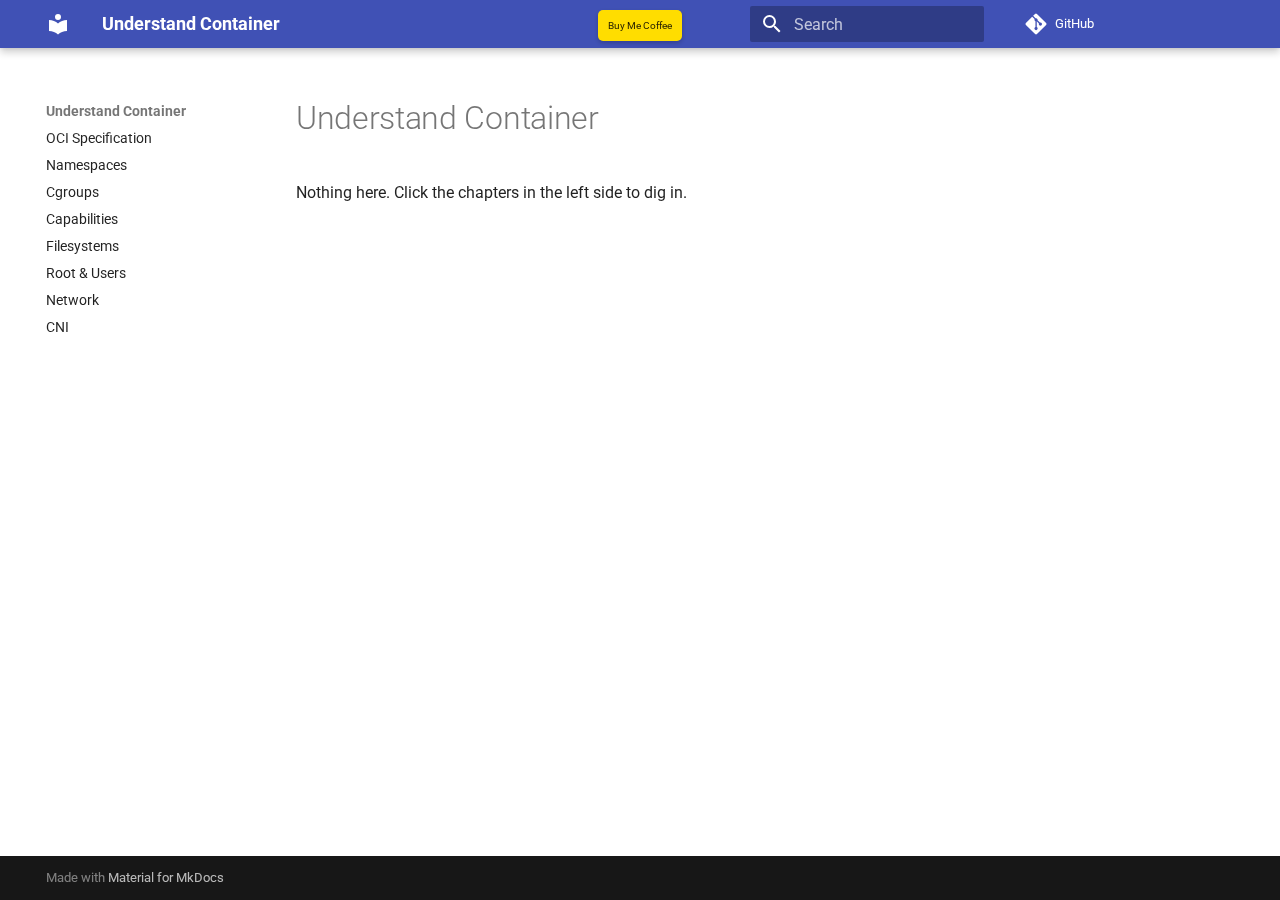
<file: index.html>
<!doctype html>
<html lang="en" class="no-js">
  <head>
    
      <meta charset="utf-8">
      <meta name="viewport" content="width=device-width,initial-scale=1">
      
      
      
      
      
      
      <link rel="icon" href="assets/images/favicon.png">
      <meta name="generator" content="mkdocs-1.6.0, mkdocs-material-9.5.28">
    
    
      
        <title>Understand Container</title>
      
    
    
      <link rel="stylesheet" href="assets/stylesheets/main.6543a935.min.css">
      
      


    
    
      
    
    
      
        
        
        <link rel="preconnect" href="https://fonts.gstatic.com" crossorigin>
        <link rel="stylesheet" href="https://fonts.googleapis.com/css?family=Roboto:300,300i,400,400i,700,700i%7CRoboto+Mono:400,400i,700,700i&display=fallback">
        <style>:root{--md-text-font:"Roboto";--md-code-font:"Roboto Mono"}</style>
      
    
    
      <link rel="stylesheet" href="assets/custom.css">
    
    <script>__md_scope=new URL(".",location),__md_hash=e=>[...e].reduce((e,_)=>(e<<5)-e+_.charCodeAt(0),0),__md_get=(e,_=localStorage,t=__md_scope)=>JSON.parse(_.getItem(t.pathname+"."+e)),__md_set=(e,_,t=localStorage,a=__md_scope)=>{try{t.setItem(a.pathname+"."+e,JSON.stringify(_))}catch(e){}}</script>
    
      

    
    
    
  </head>
  
  
    <body dir="ltr">
  
    
    <input class="md-toggle" data-md-toggle="drawer" type="checkbox" id="__drawer" autocomplete="off">
    <input class="md-toggle" data-md-toggle="search" type="checkbox" id="__search" autocomplete="off">
    <label class="md-overlay" for="__drawer"></label>
    <div data-md-component="skip">
      
        
        <a href="#understand-container" class="md-skip">
          Skip to content
        </a>
      
    </div>
    <div data-md-component="announce">
      
    </div>
    
    
      

  

<header class="md-header md-header--shadow" data-md-component="header">
  <nav class="md-header__inner md-grid" aria-label="Header">
    <a href="." title="Understand Container" class="md-header__button md-logo" aria-label="Understand Container" data-md-component="logo">
      
  
  <svg xmlns="http://www.w3.org/2000/svg" viewBox="0 0 24 24"><path d="M12 8a3 3 0 0 0 3-3 3 3 0 0 0-3-3 3 3 0 0 0-3 3 3 3 0 0 0 3 3m0 3.54C9.64 9.35 6.5 8 3 8v11c3.5 0 6.64 1.35 9 3.54 2.36-2.19 5.5-3.54 9-3.54V8c-3.5 0-6.64 1.35-9 3.54Z"/></svg>

    </a>
    <label class="md-header__button md-icon" for="__drawer">
      
      <svg xmlns="http://www.w3.org/2000/svg" viewBox="0 0 24 24"><path d="M3 6h18v2H3V6m0 5h18v2H3v-2m0 5h18v2H3v-2Z"/></svg>
    </label>
    <div class="md-header__title" data-md-component="header-title">
      <div class="md-header__ellipsis">
        <div class="md-header__topic">
          <span class="md-ellipsis">
            Understand Container
          </span>
        </div>
        <div class="md-header__topic" data-md-component="header-topic">
          <span class="md-ellipsis">
            
              Understand Container
            
          </span>
        </div>
      </div>
    </div>
    
    
      <script>var media,input,key,value,palette=__md_get("__palette");if(palette&&palette.color){"(prefers-color-scheme)"===palette.color.media&&(media=matchMedia("(prefers-color-scheme: light)"),input=document.querySelector(media.matches?"[data-md-color-media='(prefers-color-scheme: light)']":"[data-md-color-media='(prefers-color-scheme: dark)']"),palette.color.media=input.getAttribute("data-md-color-media"),palette.color.scheme=input.getAttribute("data-md-color-scheme"),palette.color.primary=input.getAttribute("data-md-color-primary"),palette.color.accent=input.getAttribute("data-md-color-accent"));for([key,value]of Object.entries(palette.color))document.body.setAttribute("data-md-color-"+key,value)}</script>
    
    
    
      <label class="md-header__button md-icon" for="__search">
        
        <svg xmlns="http://www.w3.org/2000/svg" viewBox="0 0 24 24"><path d="M9.5 3A6.5 6.5 0 0 1 16 9.5c0 1.61-.59 3.09-1.56 4.23l.27.27h.79l5 5-1.5 1.5-5-5v-.79l-.27-.27A6.516 6.516 0 0 1 9.5 16 6.5 6.5 0 0 1 3 9.5 6.5 6.5 0 0 1 9.5 3m0 2C7 5 5 7 5 9.5S7 14 9.5 14 14 12 14 9.5 12 5 9.5 5Z"/></svg>
      </label>
      <div class="md-search" data-md-component="search" role="dialog">
  <label class="md-search__overlay" for="__search"></label>
  <div class="md-search__inner" role="search">
    <form class="md-search__form" name="search">
      <input type="text" class="md-search__input" name="query" aria-label="Search" placeholder="Search" autocapitalize="off" autocorrect="off" autocomplete="off" spellcheck="false" data-md-component="search-query" required>
      <label class="md-search__icon md-icon" for="__search">
        
        <svg xmlns="http://www.w3.org/2000/svg" viewBox="0 0 24 24"><path d="M9.5 3A6.5 6.5 0 0 1 16 9.5c0 1.61-.59 3.09-1.56 4.23l.27.27h.79l5 5-1.5 1.5-5-5v-.79l-.27-.27A6.516 6.516 0 0 1 9.5 16 6.5 6.5 0 0 1 3 9.5 6.5 6.5 0 0 1 9.5 3m0 2C7 5 5 7 5 9.5S7 14 9.5 14 14 12 14 9.5 12 5 9.5 5Z"/></svg>
        
        <svg xmlns="http://www.w3.org/2000/svg" viewBox="0 0 24 24"><path d="M20 11v2H8l5.5 5.5-1.42 1.42L4.16 12l7.92-7.92L13.5 5.5 8 11h12Z"/></svg>
      </label>
      <nav class="md-search__options" aria-label="Search">
        
        <button type="reset" class="md-search__icon md-icon" title="Clear" aria-label="Clear" tabindex="-1">
          
          <svg xmlns="http://www.w3.org/2000/svg" viewBox="0 0 24 24"><path d="M19 6.41 17.59 5 12 10.59 6.41 5 5 6.41 10.59 12 5 17.59 6.41 19 12 13.41 17.59 19 19 17.59 13.41 12 19 6.41Z"/></svg>
        </button>
      </nav>
      
    </form>
    <div class="md-search__output">
      <div class="md-search__scrollwrap" tabindex="0" data-md-scrollfix>
        <div class="md-search-result" data-md-component="search-result">
          <div class="md-search-result__meta">
            Initializing search
          </div>
          <ol class="md-search-result__list" role="presentation"></ol>
        </div>
      </div>
    </div>
  </div>
</div>
    
    
      <div class="md-header__source">
        <a href="https://github.com/binchenX/understand_container" title="Go to repository" class="md-source" data-md-component="source">
  <div class="md-source__icon md-icon">
    
    <svg xmlns="http://www.w3.org/2000/svg" viewBox="0 0 448 512"><!--! Font Awesome Free 6.5.2 by @fontawesome - https://fontawesome.com License - https://fontawesome.com/license/free (Icons: CC BY 4.0, Fonts: SIL OFL 1.1, Code: MIT License) Copyright 2024 Fonticons, Inc.--><path d="M439.55 236.05 244 40.45a28.87 28.87 0 0 0-40.81 0l-40.66 40.63 51.52 51.52c27.06-9.14 52.68 16.77 43.39 43.68l49.66 49.66c34.23-11.8 61.18 31 35.47 56.69-26.49 26.49-70.21-2.87-56-37.34L240.22 199v121.85c25.3 12.54 22.26 41.85 9.08 55a34.34 34.34 0 0 1-48.55 0c-17.57-17.6-11.07-46.91 11.25-56v-123c-20.8-8.51-24.6-30.74-18.64-45L142.57 101 8.45 235.14a28.86 28.86 0 0 0 0 40.81l195.61 195.6a28.86 28.86 0 0 0 40.8 0l194.69-194.69a28.86 28.86 0 0 0 0-40.81z"/></svg>
  </div>
  <div class="md-source__repository">
    GitHub
  </div>
</a>
      </div>
    
  </nav>
  
</header>
    
    <div class="md-container" data-md-component="container">
      
      
        
          
        
      
      <main class="md-main" data-md-component="main">
        <div class="md-main__inner md-grid">
          
            
              
              <div class="md-sidebar md-sidebar--primary" data-md-component="sidebar" data-md-type="navigation" >
                <div class="md-sidebar__scrollwrap">
                  <div class="md-sidebar__inner">
                    



<nav class="md-nav md-nav--primary" aria-label="Navigation" data-md-level="0">
  <label class="md-nav__title" for="__drawer">
    <a href="." title="Understand Container" class="md-nav__button md-logo" aria-label="Understand Container" data-md-component="logo">
      
  
  <svg xmlns="http://www.w3.org/2000/svg" viewBox="0 0 24 24"><path d="M12 8a3 3 0 0 0 3-3 3 3 0 0 0-3-3 3 3 0 0 0-3 3 3 3 0 0 0 3 3m0 3.54C9.64 9.35 6.5 8 3 8v11c3.5 0 6.64 1.35 9 3.54 2.36-2.19 5.5-3.54 9-3.54V8c-3.5 0-6.64 1.35-9 3.54Z"/></svg>

    </a>
    Understand Container
  </label>
  
    <div class="md-nav__source">
      <a href="https://github.com/binchenX/understand_container" title="Go to repository" class="md-source" data-md-component="source">
  <div class="md-source__icon md-icon">
    
    <svg xmlns="http://www.w3.org/2000/svg" viewBox="0 0 448 512"><!--! Font Awesome Free 6.5.2 by @fontawesome - https://fontawesome.com License - https://fontawesome.com/license/free (Icons: CC BY 4.0, Fonts: SIL OFL 1.1, Code: MIT License) Copyright 2024 Fonticons, Inc.--><path d="M439.55 236.05 244 40.45a28.87 28.87 0 0 0-40.81 0l-40.66 40.63 51.52 51.52c27.06-9.14 52.68 16.77 43.39 43.68l49.66 49.66c34.23-11.8 61.18 31 35.47 56.69-26.49 26.49-70.21-2.87-56-37.34L240.22 199v121.85c25.3 12.54 22.26 41.85 9.08 55a34.34 34.34 0 0 1-48.55 0c-17.57-17.6-11.07-46.91 11.25-56v-123c-20.8-8.51-24.6-30.74-18.64-45L142.57 101 8.45 235.14a28.86 28.86 0 0 0 0 40.81l195.61 195.6a28.86 28.86 0 0 0 40.8 0l194.69-194.69a28.86 28.86 0 0 0 0-40.81z"/></svg>
  </div>
  <div class="md-source__repository">
    GitHub
  </div>
</a>
    </div>
  
  <ul class="md-nav__list" data-md-scrollfix>
    
      
      
  
  
  
  
    <li class="md-nav__item">
      <a href="ch1/" class="md-nav__link">
        
  
  <span class="md-ellipsis">
    OCI Specification
  </span>
  

      </a>
    </li>
  

    
      
      
  
  
  
  
    <li class="md-nav__item">
      <a href="ch2/" class="md-nav__link">
        
  
  <span class="md-ellipsis">
    Namespaces
  </span>
  

      </a>
    </li>
  

    
      
      
  
  
  
  
    <li class="md-nav__item">
      <a href="ch3/" class="md-nav__link">
        
  
  <span class="md-ellipsis">
    Cgroups
  </span>
  

      </a>
    </li>
  

    
      
      
  
  
  
  
    <li class="md-nav__item">
      <a href="ch4/" class="md-nav__link">
        
  
  <span class="md-ellipsis">
    Capabilities
  </span>
  

      </a>
    </li>
  

    
      
      
  
  
  
  
    <li class="md-nav__item">
      <a href="ch5/" class="md-nav__link">
        
  
  <span class="md-ellipsis">
    Filesystems
  </span>
  

      </a>
    </li>
  

    
      
      
  
  
  
  
    <li class="md-nav__item">
      <a href="ch6/" class="md-nav__link">
        
  
  <span class="md-ellipsis">
    Root & Users
  </span>
  

      </a>
    </li>
  

    
      
      
  
  
  
  
    <li class="md-nav__item">
      <a href="ch7/" class="md-nav__link">
        
  
  <span class="md-ellipsis">
    Network
  </span>
  

      </a>
    </li>
  

    
      
      
  
  
  
  
    <li class="md-nav__item">
      <a href="ch8/" class="md-nav__link">
        
  
  <span class="md-ellipsis">
    CNI
  </span>
  

      </a>
    </li>
  

    
  </ul>
</nav>
                  </div>
                </div>
              </div>
            
            
              
              <div class="md-sidebar md-sidebar--secondary" data-md-component="sidebar" data-md-type="toc" >
                <div class="md-sidebar__scrollwrap">
                  <div class="md-sidebar__inner">
                    

<nav class="md-nav md-nav--secondary" aria-label="Table of contents">
  
  
  
    
  
  
</nav>
                  </div>
                </div>
              </div>
            
          
          
            <div class="md-content" data-md-component="content">
              <article class="md-content__inner md-typeset">
                
                  

  
  


<h1 id="understand-container">Understand Container</h1>
<p>Nothing here. Click the chapters in the left side to dig in.</p>












                
              </article>
            </div>
          
          
<script>var target=document.getElementById(location.hash.slice(1));target&&target.name&&(target.checked=target.name.startsWith("__tabbed_"))</script>
        </div>
        
      </main>
      
        <footer class="md-footer">
  
  <div class="md-footer-meta md-typeset">
    <div class="md-footer-meta__inner md-grid">
      <div class="md-copyright">
  
  
    Made with
    <a href="https://squidfunk.github.io/mkdocs-material/" target="_blank" rel="noopener">
      Material for MkDocs
    </a>
  
</div>
      
    </div>
  </div>
</footer>
      
    </div>
    <div class="md-dialog" data-md-component="dialog">
      <div class="md-dialog__inner md-typeset"></div>
    </div>
    
    
    <script id="__config" type="application/json">{"base": ".", "features": [], "search": "assets/javascripts/workers/search.b8dbb3d2.min.js", "translations": {"clipboard.copied": "Copied to clipboard", "clipboard.copy": "Copy to clipboard", "search.result.more.one": "1 more on this page", "search.result.more.other": "# more on this page", "search.result.none": "No matching documents", "search.result.one": "1 matching document", "search.result.other": "# matching documents", "search.result.placeholder": "Type to start searching", "search.result.term.missing": "Missing", "select.version": "Select version"}}</script>
    
    
      <script src="assets/javascripts/bundle.fe8b6f2b.min.js"></script>
      
        <script src="assets/inject-link.js"></script>
      
    
  </body>
</html>
</file>
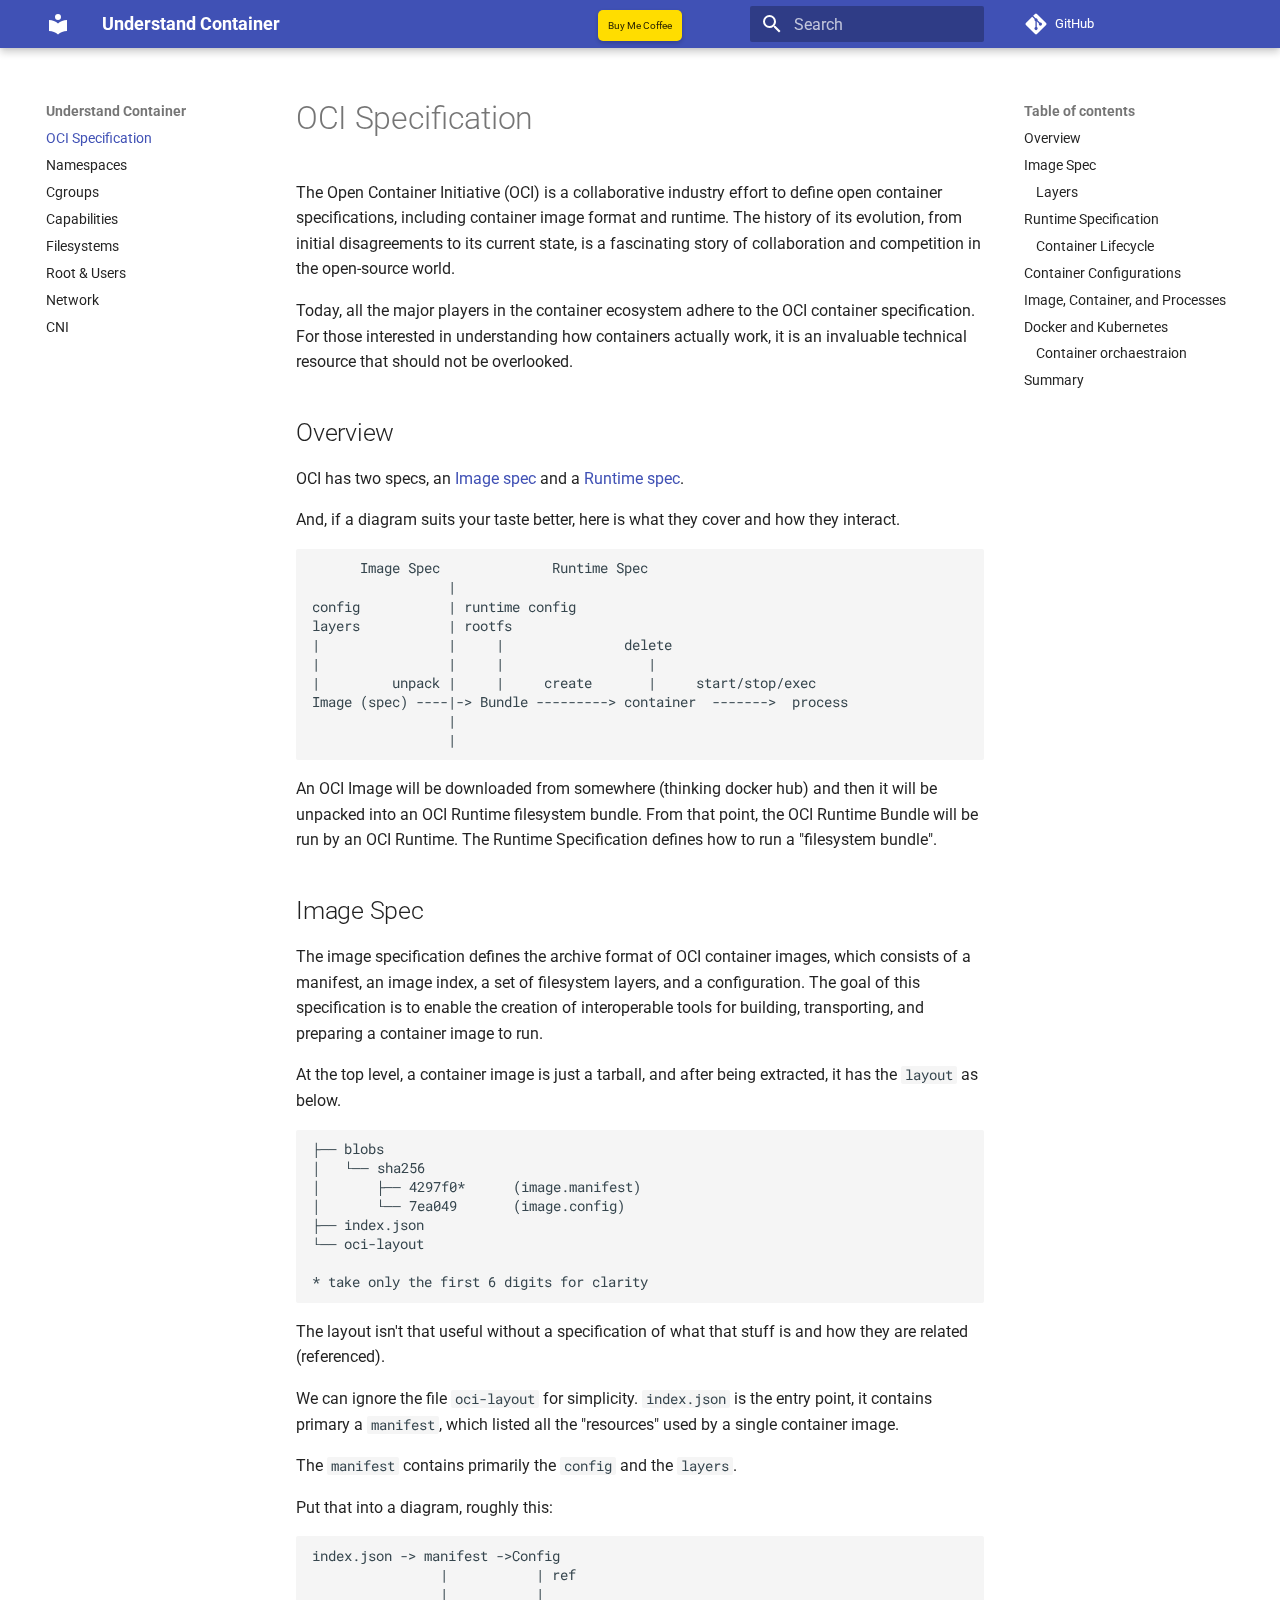
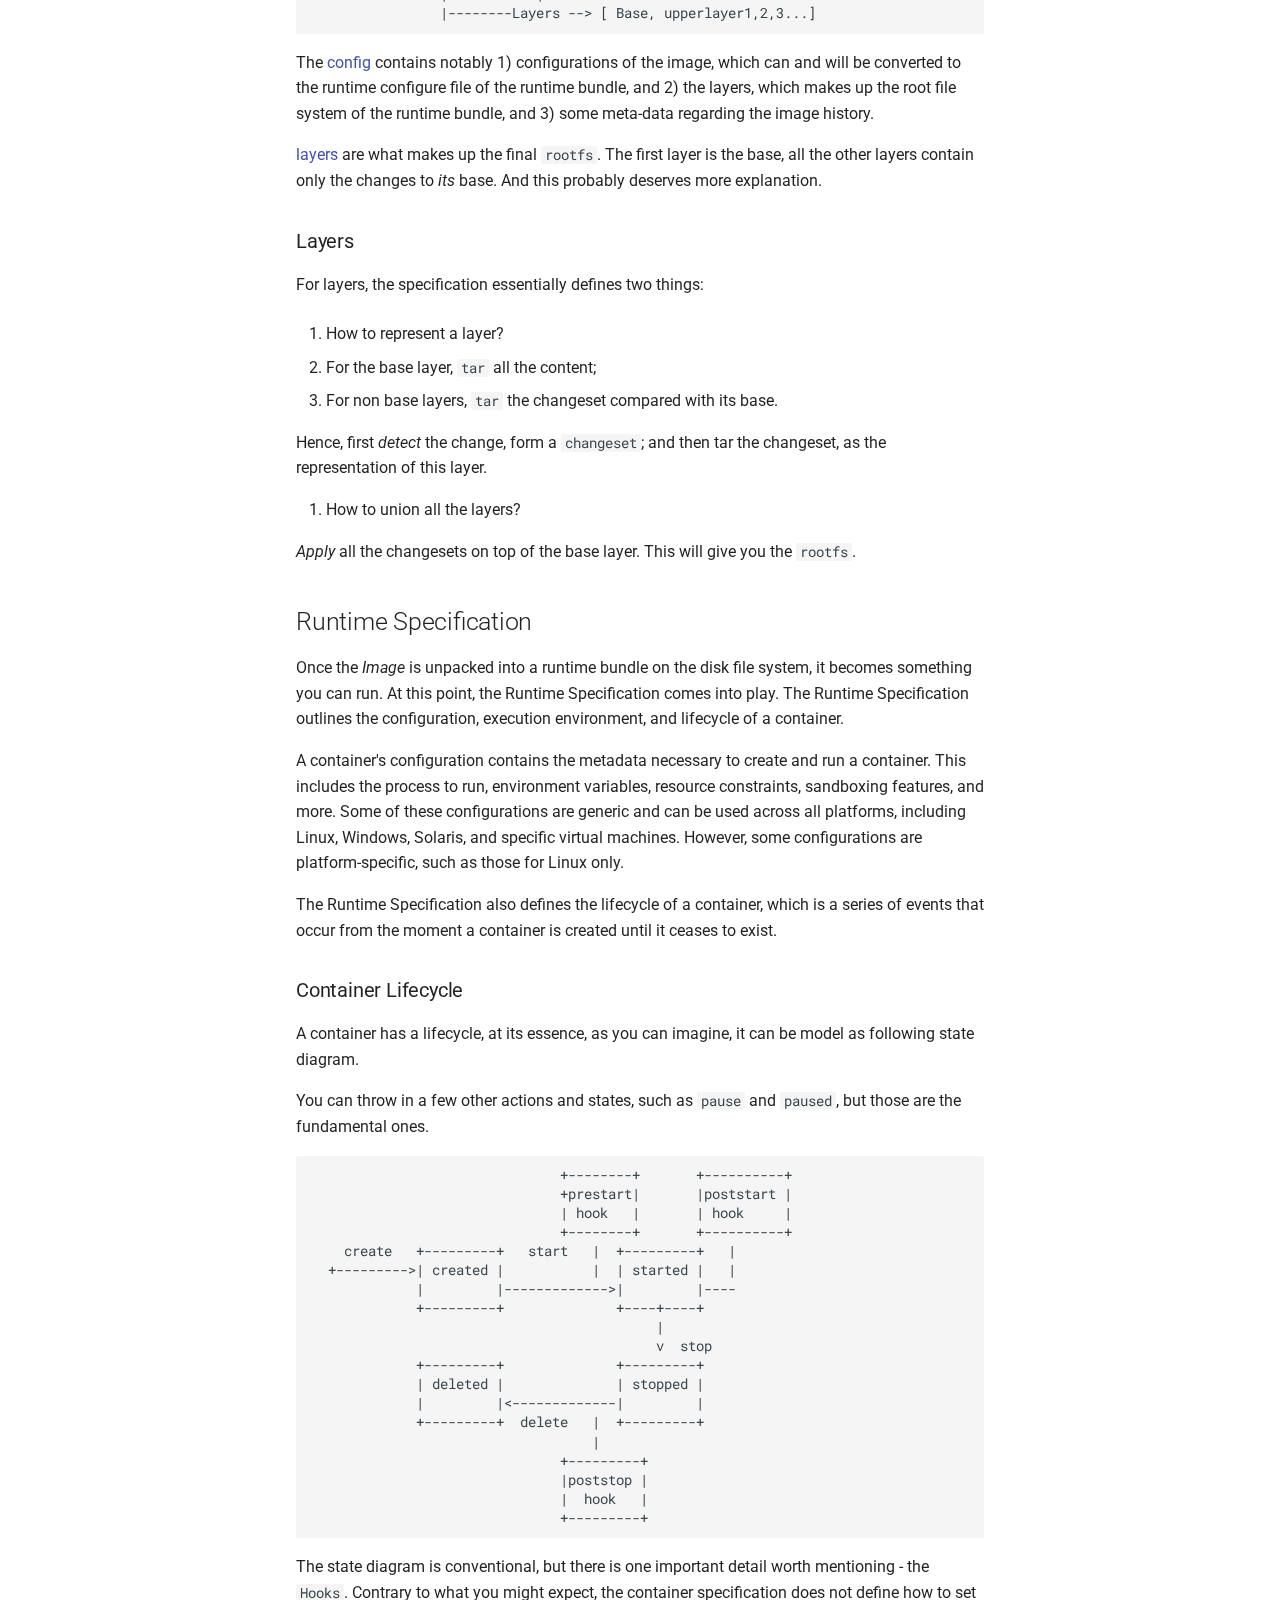
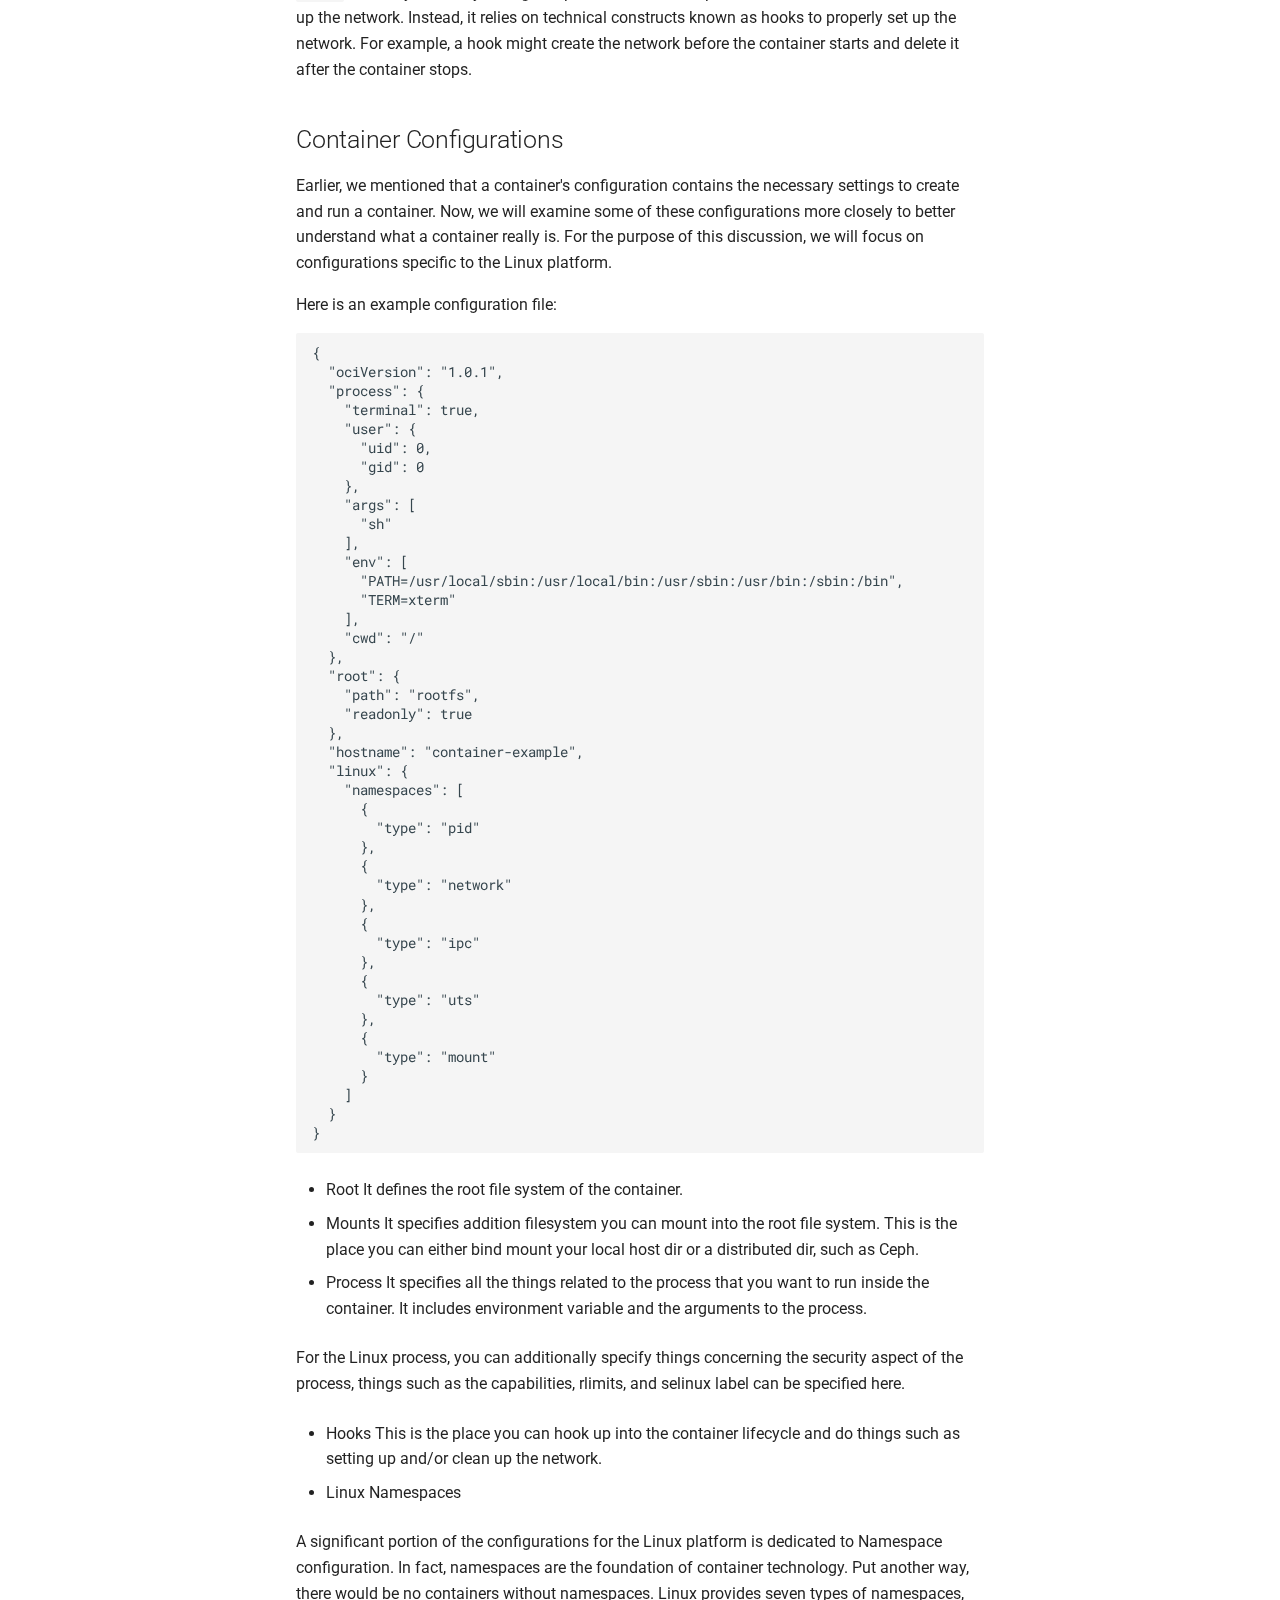
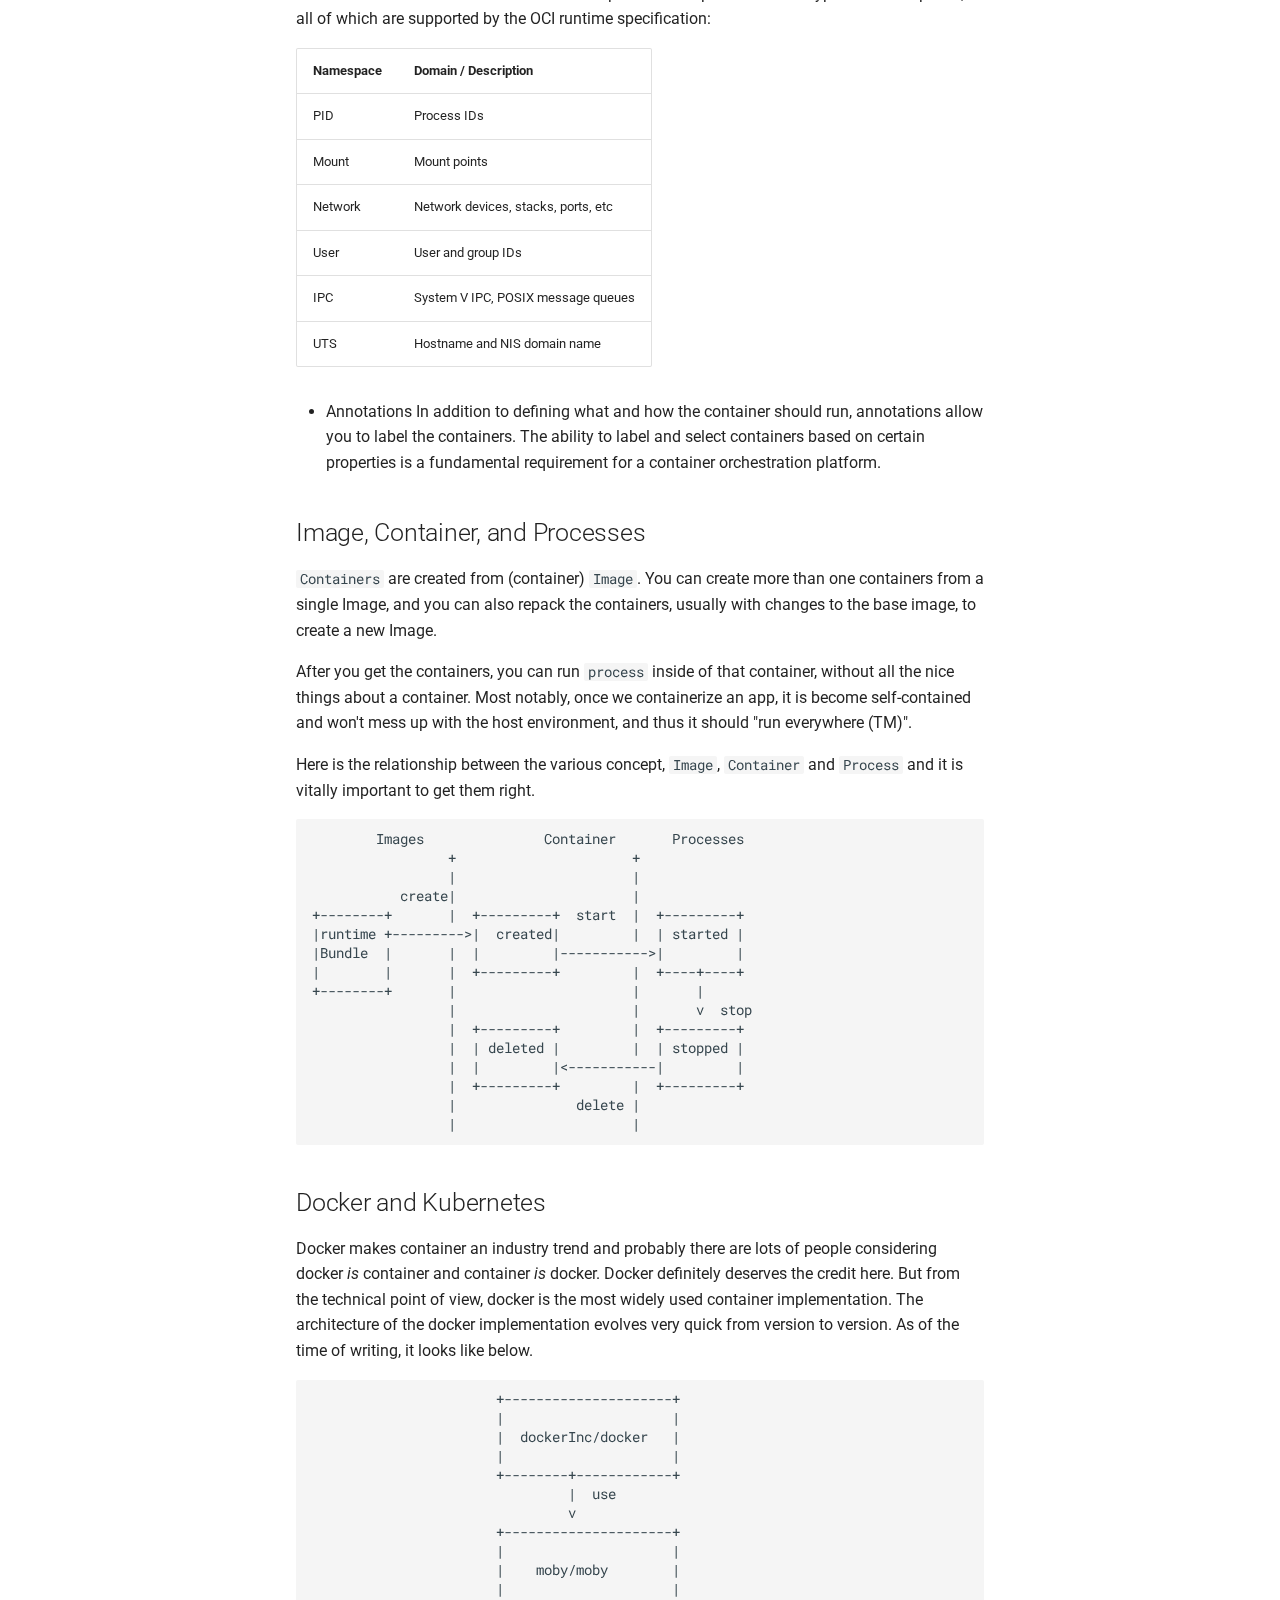
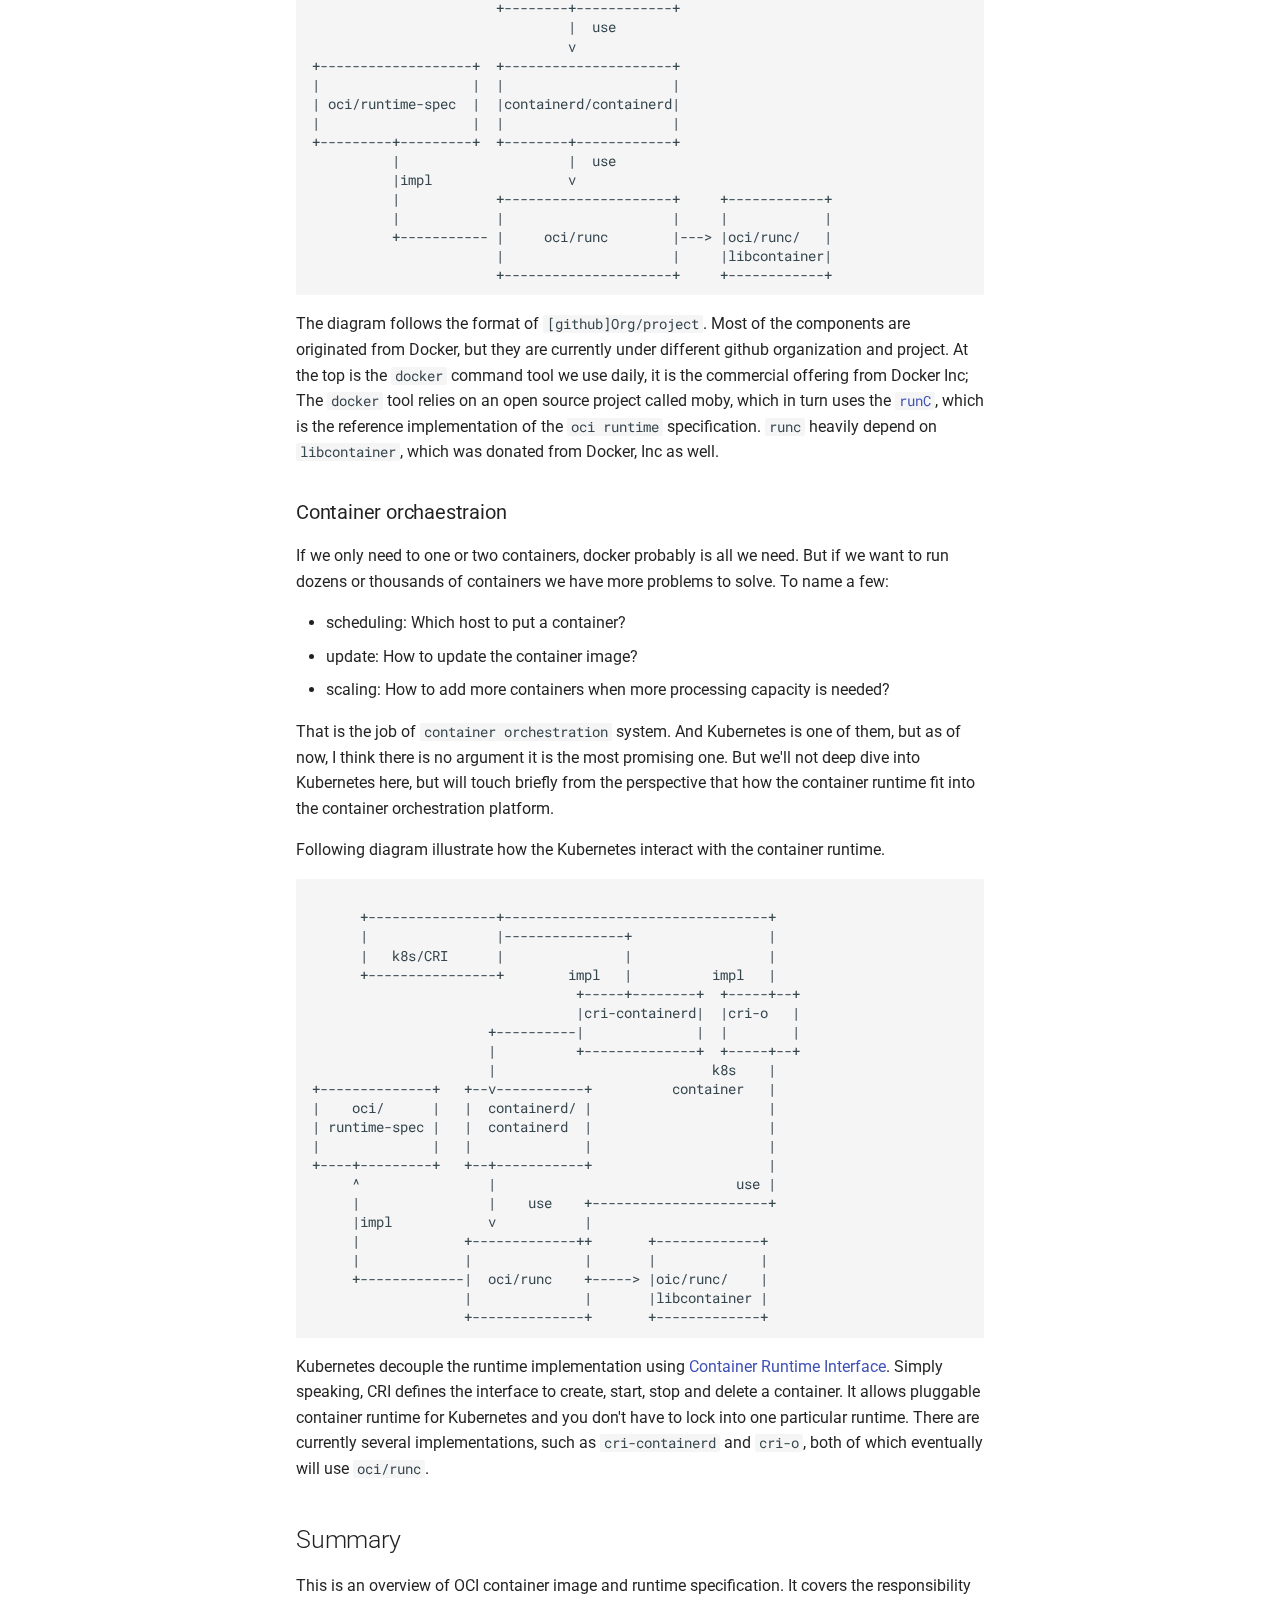
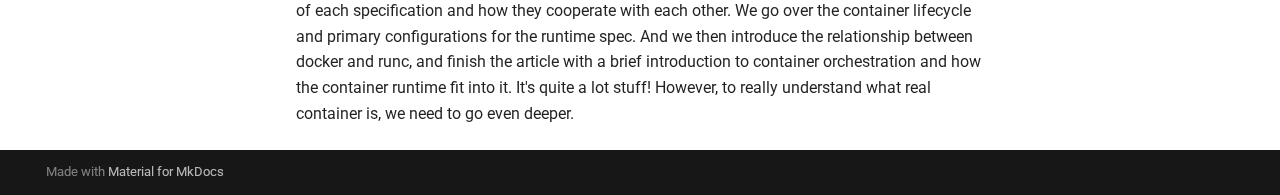
<file: ch1/index.html>
<!doctype html>
<html lang="en" class="no-js">
  <head>
    
      <meta charset="utf-8">
      <meta name="viewport" content="width=device-width,initial-scale=1">
      
      
      
      
      
        <link rel="next" href="../ch2/">
      
      
      <link rel="icon" href="../assets/images/favicon.png">
      <meta name="generator" content="mkdocs-1.6.0, mkdocs-material-9.5.28">
    
    
      
        <title>OCI Specification - Understand Container</title>
      
    
    
      <link rel="stylesheet" href="../assets/stylesheets/main.6543a935.min.css">
      
      


    
    
      
    
    
      
        
        
        <link rel="preconnect" href="https://fonts.gstatic.com" crossorigin>
        <link rel="stylesheet" href="https://fonts.googleapis.com/css?family=Roboto:300,300i,400,400i,700,700i%7CRoboto+Mono:400,400i,700,700i&display=fallback">
        <style>:root{--md-text-font:"Roboto";--md-code-font:"Roboto Mono"}</style>
      
    
    
      <link rel="stylesheet" href="../assets/custom.css">
    
    <script>__md_scope=new URL("..",location),__md_hash=e=>[...e].reduce((e,_)=>(e<<5)-e+_.charCodeAt(0),0),__md_get=(e,_=localStorage,t=__md_scope)=>JSON.parse(_.getItem(t.pathname+"."+e)),__md_set=(e,_,t=localStorage,a=__md_scope)=>{try{t.setItem(a.pathname+"."+e,JSON.stringify(_))}catch(e){}}</script>
    
      

    
    
    
  </head>
  
  
    <body dir="ltr">
  
    
    <input class="md-toggle" data-md-toggle="drawer" type="checkbox" id="__drawer" autocomplete="off">
    <input class="md-toggle" data-md-toggle="search" type="checkbox" id="__search" autocomplete="off">
    <label class="md-overlay" for="__drawer"></label>
    <div data-md-component="skip">
      
        
        <a href="#oci-specification" class="md-skip">
          Skip to content
        </a>
      
    </div>
    <div data-md-component="announce">
      
    </div>
    
    
      

  

<header class="md-header md-header--shadow" data-md-component="header">
  <nav class="md-header__inner md-grid" aria-label="Header">
    <a href=".." title="Understand Container" class="md-header__button md-logo" aria-label="Understand Container" data-md-component="logo">
      
  
  <svg xmlns="http://www.w3.org/2000/svg" viewBox="0 0 24 24"><path d="M12 8a3 3 0 0 0 3-3 3 3 0 0 0-3-3 3 3 0 0 0-3 3 3 3 0 0 0 3 3m0 3.54C9.64 9.35 6.5 8 3 8v11c3.5 0 6.64 1.35 9 3.54 2.36-2.19 5.5-3.54 9-3.54V8c-3.5 0-6.64 1.35-9 3.54Z"/></svg>

    </a>
    <label class="md-header__button md-icon" for="__drawer">
      
      <svg xmlns="http://www.w3.org/2000/svg" viewBox="0 0 24 24"><path d="M3 6h18v2H3V6m0 5h18v2H3v-2m0 5h18v2H3v-2Z"/></svg>
    </label>
    <div class="md-header__title" data-md-component="header-title">
      <div class="md-header__ellipsis">
        <div class="md-header__topic">
          <span class="md-ellipsis">
            Understand Container
          </span>
        </div>
        <div class="md-header__topic" data-md-component="header-topic">
          <span class="md-ellipsis">
            
              OCI Specification
            
          </span>
        </div>
      </div>
    </div>
    
    
      <script>var media,input,key,value,palette=__md_get("__palette");if(palette&&palette.color){"(prefers-color-scheme)"===palette.color.media&&(media=matchMedia("(prefers-color-scheme: light)"),input=document.querySelector(media.matches?"[data-md-color-media='(prefers-color-scheme: light)']":"[data-md-color-media='(prefers-color-scheme: dark)']"),palette.color.media=input.getAttribute("data-md-color-media"),palette.color.scheme=input.getAttribute("data-md-color-scheme"),palette.color.primary=input.getAttribute("data-md-color-primary"),palette.color.accent=input.getAttribute("data-md-color-accent"));for([key,value]of Object.entries(palette.color))document.body.setAttribute("data-md-color-"+key,value)}</script>
    
    
    
      <label class="md-header__button md-icon" for="__search">
        
        <svg xmlns="http://www.w3.org/2000/svg" viewBox="0 0 24 24"><path d="M9.5 3A6.5 6.5 0 0 1 16 9.5c0 1.61-.59 3.09-1.56 4.23l.27.27h.79l5 5-1.5 1.5-5-5v-.79l-.27-.27A6.516 6.516 0 0 1 9.5 16 6.5 6.5 0 0 1 3 9.5 6.5 6.5 0 0 1 9.5 3m0 2C7 5 5 7 5 9.5S7 14 9.5 14 14 12 14 9.5 12 5 9.5 5Z"/></svg>
      </label>
      <div class="md-search" data-md-component="search" role="dialog">
  <label class="md-search__overlay" for="__search"></label>
  <div class="md-search__inner" role="search">
    <form class="md-search__form" name="search">
      <input type="text" class="md-search__input" name="query" aria-label="Search" placeholder="Search" autocapitalize="off" autocorrect="off" autocomplete="off" spellcheck="false" data-md-component="search-query" required>
      <label class="md-search__icon md-icon" for="__search">
        
        <svg xmlns="http://www.w3.org/2000/svg" viewBox="0 0 24 24"><path d="M9.5 3A6.5 6.5 0 0 1 16 9.5c0 1.61-.59 3.09-1.56 4.23l.27.27h.79l5 5-1.5 1.5-5-5v-.79l-.27-.27A6.516 6.516 0 0 1 9.5 16 6.5 6.5 0 0 1 3 9.5 6.5 6.5 0 0 1 9.5 3m0 2C7 5 5 7 5 9.5S7 14 9.5 14 14 12 14 9.5 12 5 9.5 5Z"/></svg>
        
        <svg xmlns="http://www.w3.org/2000/svg" viewBox="0 0 24 24"><path d="M20 11v2H8l5.5 5.5-1.42 1.42L4.16 12l7.92-7.92L13.5 5.5 8 11h12Z"/></svg>
      </label>
      <nav class="md-search__options" aria-label="Search">
        
        <button type="reset" class="md-search__icon md-icon" title="Clear" aria-label="Clear" tabindex="-1">
          
          <svg xmlns="http://www.w3.org/2000/svg" viewBox="0 0 24 24"><path d="M19 6.41 17.59 5 12 10.59 6.41 5 5 6.41 10.59 12 5 17.59 6.41 19 12 13.41 17.59 19 19 17.59 13.41 12 19 6.41Z"/></svg>
        </button>
      </nav>
      
    </form>
    <div class="md-search__output">
      <div class="md-search__scrollwrap" tabindex="0" data-md-scrollfix>
        <div class="md-search-result" data-md-component="search-result">
          <div class="md-search-result__meta">
            Initializing search
          </div>
          <ol class="md-search-result__list" role="presentation"></ol>
        </div>
      </div>
    </div>
  </div>
</div>
    
    
      <div class="md-header__source">
        <a href="https://github.com/binchenX/understand_container" title="Go to repository" class="md-source" data-md-component="source">
  <div class="md-source__icon md-icon">
    
    <svg xmlns="http://www.w3.org/2000/svg" viewBox="0 0 448 512"><!--! Font Awesome Free 6.5.2 by @fontawesome - https://fontawesome.com License - https://fontawesome.com/license/free (Icons: CC BY 4.0, Fonts: SIL OFL 1.1, Code: MIT License) Copyright 2024 Fonticons, Inc.--><path d="M439.55 236.05 244 40.45a28.87 28.87 0 0 0-40.81 0l-40.66 40.63 51.52 51.52c27.06-9.14 52.68 16.77 43.39 43.68l49.66 49.66c34.23-11.8 61.18 31 35.47 56.69-26.49 26.49-70.21-2.87-56-37.34L240.22 199v121.85c25.3 12.54 22.26 41.85 9.08 55a34.34 34.34 0 0 1-48.55 0c-17.57-17.6-11.07-46.91 11.25-56v-123c-20.8-8.51-24.6-30.74-18.64-45L142.57 101 8.45 235.14a28.86 28.86 0 0 0 0 40.81l195.61 195.6a28.86 28.86 0 0 0 40.8 0l194.69-194.69a28.86 28.86 0 0 0 0-40.81z"/></svg>
  </div>
  <div class="md-source__repository">
    GitHub
  </div>
</a>
      </div>
    
  </nav>
  
</header>
    
    <div class="md-container" data-md-component="container">
      
      
        
          
        
      
      <main class="md-main" data-md-component="main">
        <div class="md-main__inner md-grid">
          
            
              
              <div class="md-sidebar md-sidebar--primary" data-md-component="sidebar" data-md-type="navigation" >
                <div class="md-sidebar__scrollwrap">
                  <div class="md-sidebar__inner">
                    



<nav class="md-nav md-nav--primary" aria-label="Navigation" data-md-level="0">
  <label class="md-nav__title" for="__drawer">
    <a href=".." title="Understand Container" class="md-nav__button md-logo" aria-label="Understand Container" data-md-component="logo">
      
  
  <svg xmlns="http://www.w3.org/2000/svg" viewBox="0 0 24 24"><path d="M12 8a3 3 0 0 0 3-3 3 3 0 0 0-3-3 3 3 0 0 0-3 3 3 3 0 0 0 3 3m0 3.54C9.64 9.35 6.5 8 3 8v11c3.5 0 6.64 1.35 9 3.54 2.36-2.19 5.5-3.54 9-3.54V8c-3.5 0-6.64 1.35-9 3.54Z"/></svg>

    </a>
    Understand Container
  </label>
  
    <div class="md-nav__source">
      <a href="https://github.com/binchenX/understand_container" title="Go to repository" class="md-source" data-md-component="source">
  <div class="md-source__icon md-icon">
    
    <svg xmlns="http://www.w3.org/2000/svg" viewBox="0 0 448 512"><!--! Font Awesome Free 6.5.2 by @fontawesome - https://fontawesome.com License - https://fontawesome.com/license/free (Icons: CC BY 4.0, Fonts: SIL OFL 1.1, Code: MIT License) Copyright 2024 Fonticons, Inc.--><path d="M439.55 236.05 244 40.45a28.87 28.87 0 0 0-40.81 0l-40.66 40.63 51.52 51.52c27.06-9.14 52.68 16.77 43.39 43.68l49.66 49.66c34.23-11.8 61.18 31 35.47 56.69-26.49 26.49-70.21-2.87-56-37.34L240.22 199v121.85c25.3 12.54 22.26 41.85 9.08 55a34.34 34.34 0 0 1-48.55 0c-17.57-17.6-11.07-46.91 11.25-56v-123c-20.8-8.51-24.6-30.74-18.64-45L142.57 101 8.45 235.14a28.86 28.86 0 0 0 0 40.81l195.61 195.6a28.86 28.86 0 0 0 40.8 0l194.69-194.69a28.86 28.86 0 0 0 0-40.81z"/></svg>
  </div>
  <div class="md-source__repository">
    GitHub
  </div>
</a>
    </div>
  
  <ul class="md-nav__list" data-md-scrollfix>
    
      
      
  
  
    
  
  
  
    <li class="md-nav__item md-nav__item--active">
      
      <input class="md-nav__toggle md-toggle" type="checkbox" id="__toc">
      
      
        
      
      
        <label class="md-nav__link md-nav__link--active" for="__toc">
          
  
  <span class="md-ellipsis">
    OCI Specification
  </span>
  

          <span class="md-nav__icon md-icon"></span>
        </label>
      
      <a href="./" class="md-nav__link md-nav__link--active">
        
  
  <span class="md-ellipsis">
    OCI Specification
  </span>
  

      </a>
      
        

<nav class="md-nav md-nav--secondary" aria-label="Table of contents">
  
  
  
    
  
  
    <label class="md-nav__title" for="__toc">
      <span class="md-nav__icon md-icon"></span>
      Table of contents
    </label>
    <ul class="md-nav__list" data-md-component="toc" data-md-scrollfix>
      
        <li class="md-nav__item">
  <a href="#overview" class="md-nav__link">
    <span class="md-ellipsis">
      Overview
    </span>
  </a>
  
</li>
      
        <li class="md-nav__item">
  <a href="#image-spec" class="md-nav__link">
    <span class="md-ellipsis">
      Image Spec
    </span>
  </a>
  
    <nav class="md-nav" aria-label="Image Spec">
      <ul class="md-nav__list">
        
          <li class="md-nav__item">
  <a href="#layers" class="md-nav__link">
    <span class="md-ellipsis">
      Layers
    </span>
  </a>
  
</li>
        
      </ul>
    </nav>
  
</li>
      
        <li class="md-nav__item">
  <a href="#runtime-specification" class="md-nav__link">
    <span class="md-ellipsis">
      Runtime Specification
    </span>
  </a>
  
    <nav class="md-nav" aria-label="Runtime Specification">
      <ul class="md-nav__list">
        
          <li class="md-nav__item">
  <a href="#container-lifecycle" class="md-nav__link">
    <span class="md-ellipsis">
      Container Lifecycle
    </span>
  </a>
  
</li>
        
      </ul>
    </nav>
  
</li>
      
        <li class="md-nav__item">
  <a href="#container-configurations" class="md-nav__link">
    <span class="md-ellipsis">
      Container Configurations
    </span>
  </a>
  
</li>
      
        <li class="md-nav__item">
  <a href="#image-container-and-processes" class="md-nav__link">
    <span class="md-ellipsis">
      Image, Container, and Processes
    </span>
  </a>
  
</li>
      
        <li class="md-nav__item">
  <a href="#docker-and-kubernetes" class="md-nav__link">
    <span class="md-ellipsis">
      Docker and Kubernetes
    </span>
  </a>
  
    <nav class="md-nav" aria-label="Docker and Kubernetes">
      <ul class="md-nav__list">
        
          <li class="md-nav__item">
  <a href="#container-orchaestraion" class="md-nav__link">
    <span class="md-ellipsis">
      Container orchaestraion
    </span>
  </a>
  
</li>
        
      </ul>
    </nav>
  
</li>
      
        <li class="md-nav__item">
  <a href="#summary" class="md-nav__link">
    <span class="md-ellipsis">
      Summary
    </span>
  </a>
  
</li>
      
    </ul>
  
</nav>
      
    </li>
  

    
      
      
  
  
  
  
    <li class="md-nav__item">
      <a href="../ch2/" class="md-nav__link">
        
  
  <span class="md-ellipsis">
    Namespaces
  </span>
  

      </a>
    </li>
  

    
      
      
  
  
  
  
    <li class="md-nav__item">
      <a href="../ch3/" class="md-nav__link">
        
  
  <span class="md-ellipsis">
    Cgroups
  </span>
  

      </a>
    </li>
  

    
      
      
  
  
  
  
    <li class="md-nav__item">
      <a href="../ch4/" class="md-nav__link">
        
  
  <span class="md-ellipsis">
    Capabilities
  </span>
  

      </a>
    </li>
  

    
      
      
  
  
  
  
    <li class="md-nav__item">
      <a href="../ch5/" class="md-nav__link">
        
  
  <span class="md-ellipsis">
    Filesystems
  </span>
  

      </a>
    </li>
  

    
      
      
  
  
  
  
    <li class="md-nav__item">
      <a href="../ch6/" class="md-nav__link">
        
  
  <span class="md-ellipsis">
    Root & Users
  </span>
  

      </a>
    </li>
  

    
      
      
  
  
  
  
    <li class="md-nav__item">
      <a href="../ch7/" class="md-nav__link">
        
  
  <span class="md-ellipsis">
    Network
  </span>
  

      </a>
    </li>
  

    
      
      
  
  
  
  
    <li class="md-nav__item">
      <a href="../ch8/" class="md-nav__link">
        
  
  <span class="md-ellipsis">
    CNI
  </span>
  

      </a>
    </li>
  

    
  </ul>
</nav>
                  </div>
                </div>
              </div>
            
            
              
              <div class="md-sidebar md-sidebar--secondary" data-md-component="sidebar" data-md-type="toc" >
                <div class="md-sidebar__scrollwrap">
                  <div class="md-sidebar__inner">
                    

<nav class="md-nav md-nav--secondary" aria-label="Table of contents">
  
  
  
    
  
  
    <label class="md-nav__title" for="__toc">
      <span class="md-nav__icon md-icon"></span>
      Table of contents
    </label>
    <ul class="md-nav__list" data-md-component="toc" data-md-scrollfix>
      
        <li class="md-nav__item">
  <a href="#overview" class="md-nav__link">
    <span class="md-ellipsis">
      Overview
    </span>
  </a>
  
</li>
      
        <li class="md-nav__item">
  <a href="#image-spec" class="md-nav__link">
    <span class="md-ellipsis">
      Image Spec
    </span>
  </a>
  
    <nav class="md-nav" aria-label="Image Spec">
      <ul class="md-nav__list">
        
          <li class="md-nav__item">
  <a href="#layers" class="md-nav__link">
    <span class="md-ellipsis">
      Layers
    </span>
  </a>
  
</li>
        
      </ul>
    </nav>
  
</li>
      
        <li class="md-nav__item">
  <a href="#runtime-specification" class="md-nav__link">
    <span class="md-ellipsis">
      Runtime Specification
    </span>
  </a>
  
    <nav class="md-nav" aria-label="Runtime Specification">
      <ul class="md-nav__list">
        
          <li class="md-nav__item">
  <a href="#container-lifecycle" class="md-nav__link">
    <span class="md-ellipsis">
      Container Lifecycle
    </span>
  </a>
  
</li>
        
      </ul>
    </nav>
  
</li>
      
        <li class="md-nav__item">
  <a href="#container-configurations" class="md-nav__link">
    <span class="md-ellipsis">
      Container Configurations
    </span>
  </a>
  
</li>
      
        <li class="md-nav__item">
  <a href="#image-container-and-processes" class="md-nav__link">
    <span class="md-ellipsis">
      Image, Container, and Processes
    </span>
  </a>
  
</li>
      
        <li class="md-nav__item">
  <a href="#docker-and-kubernetes" class="md-nav__link">
    <span class="md-ellipsis">
      Docker and Kubernetes
    </span>
  </a>
  
    <nav class="md-nav" aria-label="Docker and Kubernetes">
      <ul class="md-nav__list">
        
          <li class="md-nav__item">
  <a href="#container-orchaestraion" class="md-nav__link">
    <span class="md-ellipsis">
      Container orchaestraion
    </span>
  </a>
  
</li>
        
      </ul>
    </nav>
  
</li>
      
        <li class="md-nav__item">
  <a href="#summary" class="md-nav__link">
    <span class="md-ellipsis">
      Summary
    </span>
  </a>
  
</li>
      
    </ul>
  
</nav>
                  </div>
                </div>
              </div>
            
          
          
            <div class="md-content" data-md-component="content">
              <article class="md-content__inner md-typeset">
                
                  

  
  


<h1 id="oci-specification">OCI Specification</h1>
<p>The Open Container Initiative (OCI) is a collaborative industry effort to define open container specifications, including container image format and runtime. The history of its evolution, from initial disagreements to its current state, is a fascinating story of collaboration and competition in the open-source world.</p>
<p>Today, all the major players in the container ecosystem adhere to the OCI container specification. For those interested in understanding how containers actually work, it is an invaluable technical resource that should not be overlooked.</p>
<h2 id="overview">Overview</h2>
<p>OCI has two specs, an <a href="https://github.com/opencontainers/image-spec">Image spec</a> and a <a href="https://github.com/opencontainers/runtime-spec">Runtime spec</a>.</p>
<p>And, if a diagram suits your taste better, here is what they cover and how they interact.</p>
<pre><code>      Image Spec              Runtime Spec
                 |
config           | runtime config
layers           | rootfs
|                |     |               delete
|                |     |                  |
|         unpack |     |     create       |     start/stop/exec
Image (spec) ----|-&gt; Bundle ---------&gt; container  -------&gt;  process
                 |
                 |
</code></pre>
<p>An OCI Image will be downloaded from somewhere (thinking docker hub) and then it will be unpacked into an OCI Runtime filesystem bundle. From that point, the OCI Runtime Bundle will be run by an OCI Runtime. The Runtime Specification defines how to run a "filesystem bundle".</p>
<h2 id="image-spec">Image Spec</h2>
<p>The image specification defines the archive format of OCI container images, which consists of a manifest, an image index, a set of filesystem layers, and a configuration. The goal of this specification is to enable the creation of interoperable tools for building, transporting, and preparing a container image to run.</p>
<p>At the top level, a container image is just a tarball, and after being extracted, it has the <code>layout</code> as below.</p>
<pre><code>├── blobs
│   └── sha256
│       ├── 4297f0*      (image.manifest)
│       └── 7ea049       (image.config)
├── index.json
└── oci-layout

* take only the first 6 digits for clarity
</code></pre>
<p>The layout isn't that useful without a specification of what that stuff is and how they are related (referenced).</p>
<p>We can ignore the file <code>oci-layout</code> for simplicity. <code>index.json</code> is the entry point, it contains primary a <code>manifest</code>, which listed all the "resources" used by a single container image.</p>
<p>The <code>manifest</code> contains primarily the <code>config</code> and the <code>layers</code>.</p>
<p>Put that into a diagram, roughly this:</p>
<pre><code>index.json -&gt; manifest -&gt;Config
                |           | ref
                |           |
                |--------Layers --&gt; [ Base, upperlayer1,2,3...]
</code></pre>
<p>The <a href="https://github.com/opencontainers/image-spec/blob/master/config.md">config</a> contains notably 1) configurations of the image, which can and will be converted to the runtime configure file of the runtime bundle, and 2) the layers, which makes up the root file system of the runtime bundle, and 3) some meta-data regarding the image history.</p>
<p><a href="https://github.com/opencontainers/image-spec/blob/master/layer.md">layers</a> are what makes up the final <code>rootfs</code>. The first layer is the base, all the other layers contain only the changes to <em>its</em> base. And this probably deserves more explanation.</p>
<h3 id="layers">Layers</h3>
<p>For layers, the specification essentially defines two things:</p>
<ol>
<li>
<p>How to represent a layer?</p>
</li>
<li>
<p>For the base layer, <code>tar</code> all the content;</p>
</li>
<li>For non base layers, <code>tar</code> the changeset compared with its base.</li>
</ol>
<p>Hence, first <em>detect</em> the change, form a <code>changeset</code>; and then tar the changeset, as the representation of this layer.</p>
<ol>
<li>How to union all the layers?</li>
</ol>
<p><em>Apply</em> all the changesets on top of the base layer. This will give you the <code>rootfs</code>.</p>
<h2 id="runtime-specification">Runtime Specification</h2>
<p>Once the <em>Image</em> is unpacked into a runtime bundle on the disk file system, it becomes something you can run. At this point, the Runtime Specification comes into play. The Runtime Specification outlines the configuration, execution environment, and lifecycle of a container.</p>
<p>A container's configuration contains the metadata necessary to create and run a container. This includes the process to run, environment variables, resource constraints, sandboxing features, and more. Some of these configurations are generic and can be used across all platforms, including Linux, Windows, Solaris, and specific virtual machines. However, some configurations are platform-specific, such as those for Linux only.</p>
<p>The Runtime Specification also defines the lifecycle of a container, which is a series of events that occur from the moment a container is created until it ceases to exist.</p>
<h3 id="container-lifecycle">Container Lifecycle</h3>
<p>A container has a lifecycle, at its essence, as you can imagine, it can be model as following state diagram.</p>
<p>You can throw in a few other actions and states, such as <code>pause</code> and <code>paused</code>, but those are the fundamental ones.</p>
<pre><code>                               +--------+       +----------+
                               +prestart|       |poststart |
                               | hook   |       | hook     |
                               +--------+       +----------+
    create   +---------+   start   |  +---------+   |
  +---------&gt;| created |           |  | started |   |
             |         |-------------&gt;|         |----
             +---------+              +----+----+
                                           |
                                           v  stop
             +---------+              +---------+
             | deleted |              | stopped |
             |         |&lt;-------------|         |
             +---------+  delete   |  +---------+
                                   |
                               +---------+
                               |poststop |
                               |  hook   |
                               +---------+
</code></pre>
<p>The state diagram is conventional, but there is one important detail worth mentioning - the <code>Hooks</code>. Contrary to what you might expect, the container specification does not define how to set up the network. Instead, it relies on technical constructs known as hooks to properly set up the network. For example, a hook might create the network before the container starts and delete it after the container stops.</p>
<h2 id="container-configurations">Container Configurations</h2>
<p>Earlier, we mentioned that a container's configuration contains the necessary settings to create and run a container. Now, we will examine some of these configurations more closely to better understand what a container really is. For the purpose of this discussion, we will focus on configurations specific to the Linux platform.</p>
<p>Here is an example configuration file:</p>
<pre><code class="language-json">{
  &quot;ociVersion&quot;: &quot;1.0.1&quot;,
  &quot;process&quot;: {
    &quot;terminal&quot;: true,
    &quot;user&quot;: {
      &quot;uid&quot;: 0,
      &quot;gid&quot;: 0
    },
    &quot;args&quot;: [
      &quot;sh&quot;
    ],
    &quot;env&quot;: [
      &quot;PATH=/usr/local/sbin:/usr/local/bin:/usr/sbin:/usr/bin:/sbin:/bin&quot;,
      &quot;TERM=xterm&quot;
    ],
    &quot;cwd&quot;: &quot;/&quot;
  },
  &quot;root&quot;: {
    &quot;path&quot;: &quot;rootfs&quot;,
    &quot;readonly&quot;: true
  },
  &quot;hostname&quot;: &quot;container-example&quot;,
  &quot;linux&quot;: {
    &quot;namespaces&quot;: [
      {
        &quot;type&quot;: &quot;pid&quot;
      },
      {
        &quot;type&quot;: &quot;network&quot;
      },
      {
        &quot;type&quot;: &quot;ipc&quot;
      },
      {
        &quot;type&quot;: &quot;uts&quot;
      },
      {
        &quot;type&quot;: &quot;mount&quot;
      }
    ]
  }
}
</code></pre>
<ul>
<li>
<p>Root
It defines the root file system of the container.</p>
</li>
<li>
<p>Mounts
It specifies addition filesystem you can mount into the root file system. This is the place you can either bind mount your local host dir or a distributed dir, such as Ceph.</p>
</li>
<li>
<p>Process
It specifies all the things related to the process that you want to run inside the container. It includes environment variable and the arguments to the process.</p>
</li>
</ul>
<p>For the Linux process, you can additionally specify things concerning the security aspect of the process, things such as the capabilities, rlimits, and selinux label can be specified here.</p>
<ul>
<li>
<p>Hooks
This is the place you can hook up into the container lifecycle and do things such as setting up and/or clean up the network.</p>
</li>
<li>
<p>Linux Namespaces</p>
</li>
</ul>
<p>A significant portion of the configurations for the Linux platform is dedicated to Namespace configuration. In fact, namespaces are the foundation of container technology. Put another way, there would be no containers without namespaces. Linux provides seven types of namespaces, all of which are supported by the OCI runtime specification:</p>
<table>
<thead>
<tr>
<th>Namespace</th>
<th>Domain / Description</th>
</tr>
</thead>
<tbody>
<tr>
<td>PID</td>
<td>Process IDs</td>
</tr>
<tr>
<td>Mount</td>
<td>Mount points</td>
</tr>
<tr>
<td>Network</td>
<td>Network devices, stacks, ports, etc</td>
</tr>
<tr>
<td>User</td>
<td>User and group IDs</td>
</tr>
<tr>
<td>IPC</td>
<td>System V IPC, POSIX message queues</td>
</tr>
<tr>
<td>UTS</td>
<td>Hostname and NIS domain name</td>
</tr>
</tbody>
</table>
<ul>
<li>Annotations
In addition to defining what and how the container should run, annotations allow you to label the containers. The ability to label and select containers based on certain properties is a fundamental requirement for a container orchestration platform.</li>
</ul>
<h2 id="image-container-and-processes">Image, Container, and Processes</h2>
<p><code>Containers</code> are created from (container) <code>Image</code>. You can create more than one containers from a single Image, and you can also repack the containers, usually with changes to the base image, to create a new Image.</p>
<p>After you get the containers, you can run <code>process</code> inside of that container, without all the nice things about a container. Most notably, once we containerize an app, it is become self-contained and won't mess up with the host environment, and thus it should "run everywhere (TM)".</p>
<p>Here is the relationship between the various concept, <code>Image</code>, <code>Container</code> and <code>Process</code> and it is vitally important to get them right.</p>
<pre><code>        Images               Container       Processes
                 +                      +
                 |                      |
           create|                      |
+--------+       |  +---------+  start  |  +---------+
|runtime +---------&gt;|  created|         |  | started |
|Bundle  |       |  |         |-----------&gt;|         |
|        |       |  +---------+         |  +----+----+
+--------+       |                      |       |
                 |                      |       v  stop
                 |  +---------+         |  +---------+
                 |  | deleted |         |  | stopped |
                 |  |         |&lt;-----------|         |
                 |  +---------+         |  +---------+
                 |               delete |
                 |                      |
</code></pre>
<h2 id="docker-and-kubernetes">Docker and Kubernetes</h2>
<p>Docker makes container an industry trend and probably there are lots of people considering docker <em>is</em> container and container <em>is</em> docker. Docker definitely deserves the credit here. But from the technical point of view, docker is the most widely used container implementation. The architecture of the docker implementation evolves very quick from version to version. As of the time of writing, it looks like below.</p>
<pre><code>                       +---------------------+
                       |                     |
                       |  dockerInc/docker   |
                       |                     |
                       +--------+------------+
                                |  use
                                v
                       +---------------------+
                       |                     |
                       |    moby/moby        |
                       |                     |
                       +--------+------------+
                                |  use
                                v
+-------------------+  +---------------------+
|                   |  |                     |
| oci/runtime-spec  |  |containerd/containerd|
|                   |  |                     |
+---------+---------+  +--------+------------+
          |                     |  use
          |impl                 v
          |            +---------------------+     +------------+
          |            |                     |     |            |
          +----------- |     oci/runc        |---&gt; |oci/runc/   |
                       |                     |     |libcontainer|
                       +---------------------+     +------------+
</code></pre>
<p>The diagram follows the format of <code>[github]Org/project</code>. Most of the components are originated from Docker, but they are currently under different github organization and project. At the top is the <code>docker</code> command tool we use daily, it is the commercial offering from Docker Inc; The <code>docker</code> tool relies on an open source project called moby, which in turn uses the <a href="https://github.com/opencontainers/runc"><code>runC</code></a>, which is the reference implementation of the <code>oci runtime</code> specification. <code>runc</code> heavily depend on <code>libcontainer</code>, which was donated from Docker, Inc as well.</p>
<h3 id="container-orchaestraion">Container orchaestraion</h3>
<p>If we only need to one or two containers, docker probably is all we need. But if we want to run dozens or thousands of containers we have more problems to solve. To name a few:</p>
<ul>
<li>scheduling: Which host to put a container?</li>
<li>update: How to update the container image?</li>
<li>scaling: How to add more containers when more processing capacity is needed?</li>
</ul>
<p>That is the job of <code>container orchestration</code> system. And Kubernetes is one of them, but as of now, I think there is no argument it is the most promising one. But we'll not deep dive into Kubernetes here, but will touch briefly from the perspective that how the container runtime fit into the container orchestration platform.</p>
<p>Following diagram illustrate how the Kubernetes interact with the container runtime.</p>
<pre><code>
      +----------------+---------------------------------+
      |                |---------------+                 |
      |   k8s/CRI      |               |                 |
      +----------------+        impl   |          impl   |
                                 +-----+--------+  +-----+--+
                                 |cri-containerd|  |cri-o   |
                      +----------|              |  |        |
                      |          +--------------+  +-----+--+
                      |                           k8s    |
+--------------+   +--v-----------+          container   |
|    oci/      |   |  containerd/ |                      |
| runtime-spec |   |  containerd  |                      |
|              |   |              |                      |
+----+---------+   +--+-----------+                      |
     ^                |                              use |
     |                |    use    +----------------------+
     |impl            v           |
     |             +-------------++       +-------------+
     |             |              |       |             |
     +-------------|  oci/runc    +-----&gt; |oic/runc/    |
                   |              |       |libcontainer |
                   +--------------+       +-------------+
</code></pre>
<p>Kubernetes decouple the runtime implementation using <a href="https://kubernetes.io/blog/2016/12/container-runtime-interface-cri-in-kubernetes">Container Runtime Interface</a>. Simply speaking, CRI defines the interface to create, start, stop and delete a container. It allows pluggable container runtime for Kubernetes and you don't have to lock into one particular runtime. There are currently several implementations, such as <code>cri-containerd</code> and <code>cri-o</code>, both of which eventually will use <code>oci/runc</code>.</p>
<h2 id="summary">Summary</h2>
<p>This is an overview of OCI container image and runtime specification. It covers the responsibility of each specification and how they cooperate with each other. We go over the container lifecycle and primary configurations for the runtime spec. And we then introduce the relationship between docker and runc, and finish the article with a brief introduction to container orchestration and how the container runtime fit into it. It's quite a lot stuff! However, to really understand what real container is, we need to go even deeper.</p>












                
              </article>
            </div>
          
          
<script>var target=document.getElementById(location.hash.slice(1));target&&target.name&&(target.checked=target.name.startsWith("__tabbed_"))</script>
        </div>
        
      </main>
      
        <footer class="md-footer">
  
  <div class="md-footer-meta md-typeset">
    <div class="md-footer-meta__inner md-grid">
      <div class="md-copyright">
  
  
    Made with
    <a href="https://squidfunk.github.io/mkdocs-material/" target="_blank" rel="noopener">
      Material for MkDocs
    </a>
  
</div>
      
    </div>
  </div>
</footer>
      
    </div>
    <div class="md-dialog" data-md-component="dialog">
      <div class="md-dialog__inner md-typeset"></div>
    </div>
    
    
    <script id="__config" type="application/json">{"base": "..", "features": [], "search": "../assets/javascripts/workers/search.b8dbb3d2.min.js", "translations": {"clipboard.copied": "Copied to clipboard", "clipboard.copy": "Copy to clipboard", "search.result.more.one": "1 more on this page", "search.result.more.other": "# more on this page", "search.result.none": "No matching documents", "search.result.one": "1 matching document", "search.result.other": "# matching documents", "search.result.placeholder": "Type to start searching", "search.result.term.missing": "Missing", "select.version": "Select version"}}</script>
    
    
      <script src="../assets/javascripts/bundle.fe8b6f2b.min.js"></script>
      
        <script src="../assets/inject-link.js"></script>
      
    
  </body>
</html>
</file>
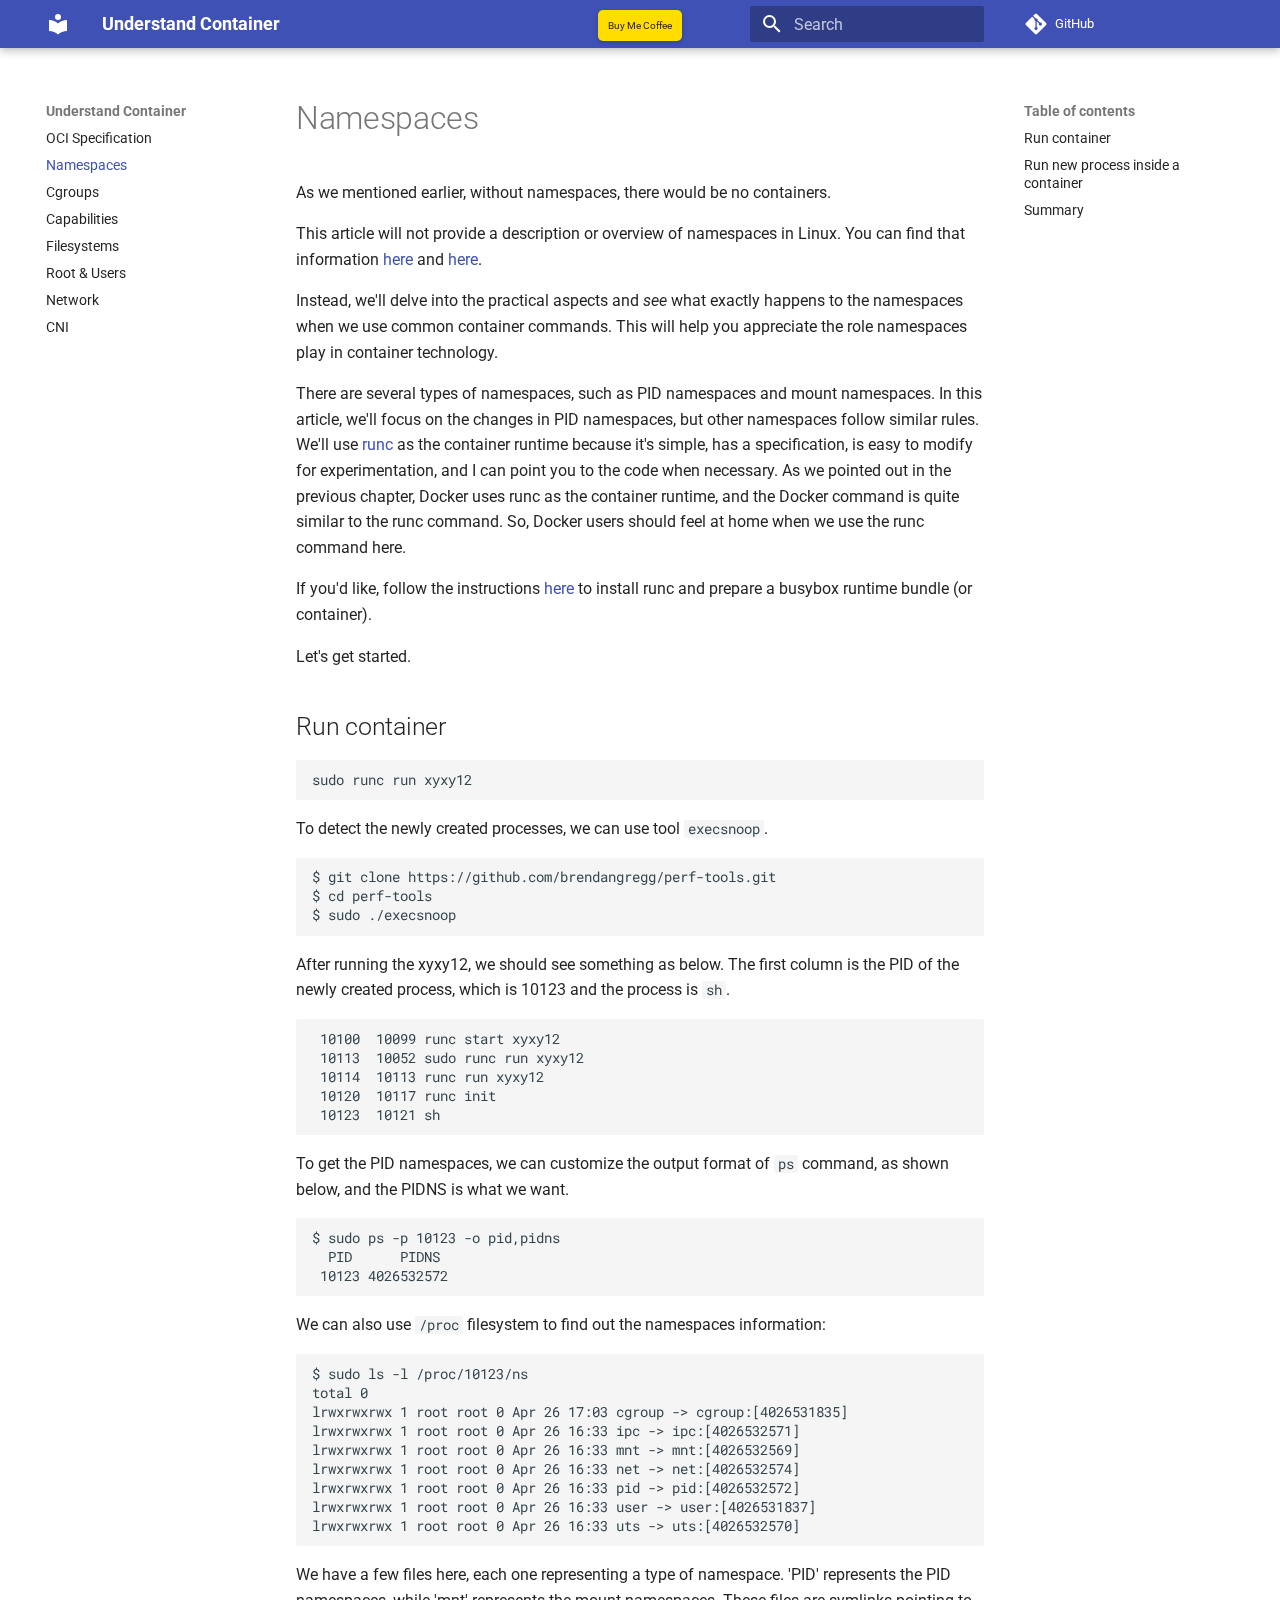
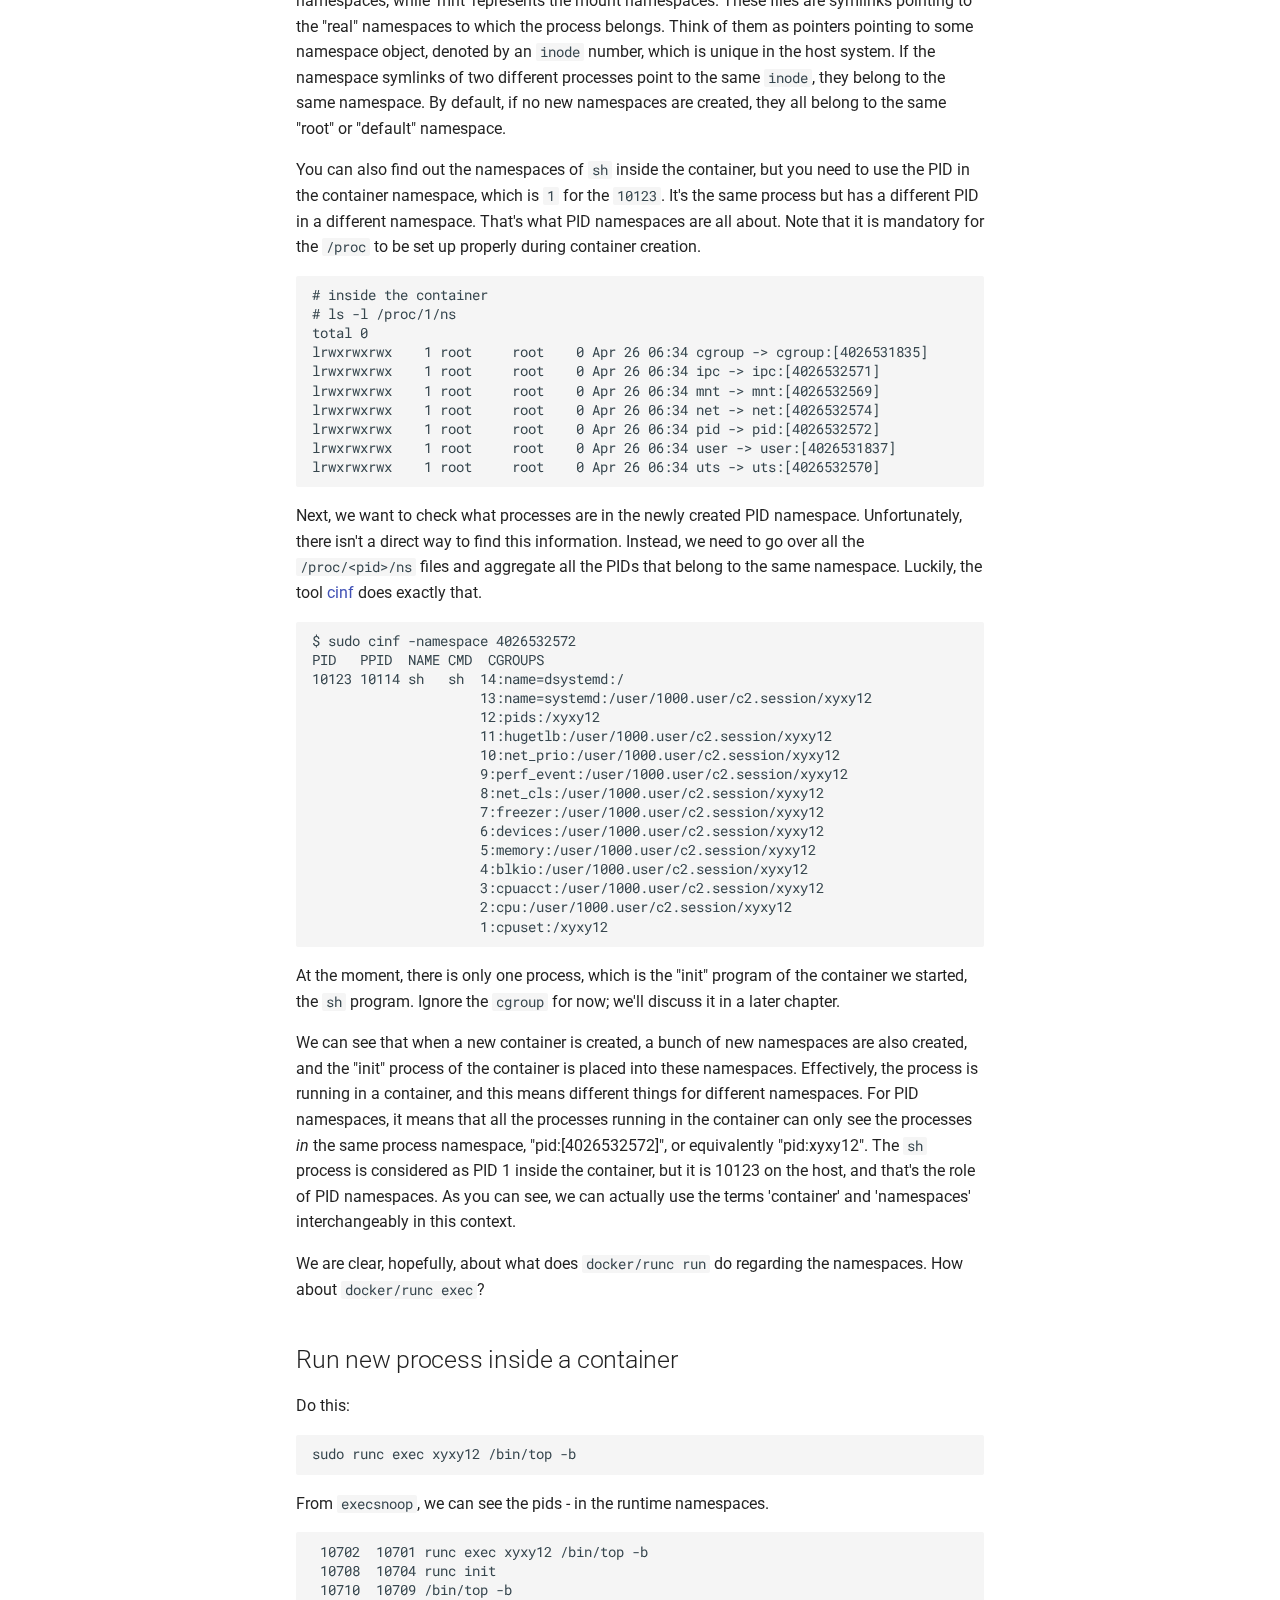
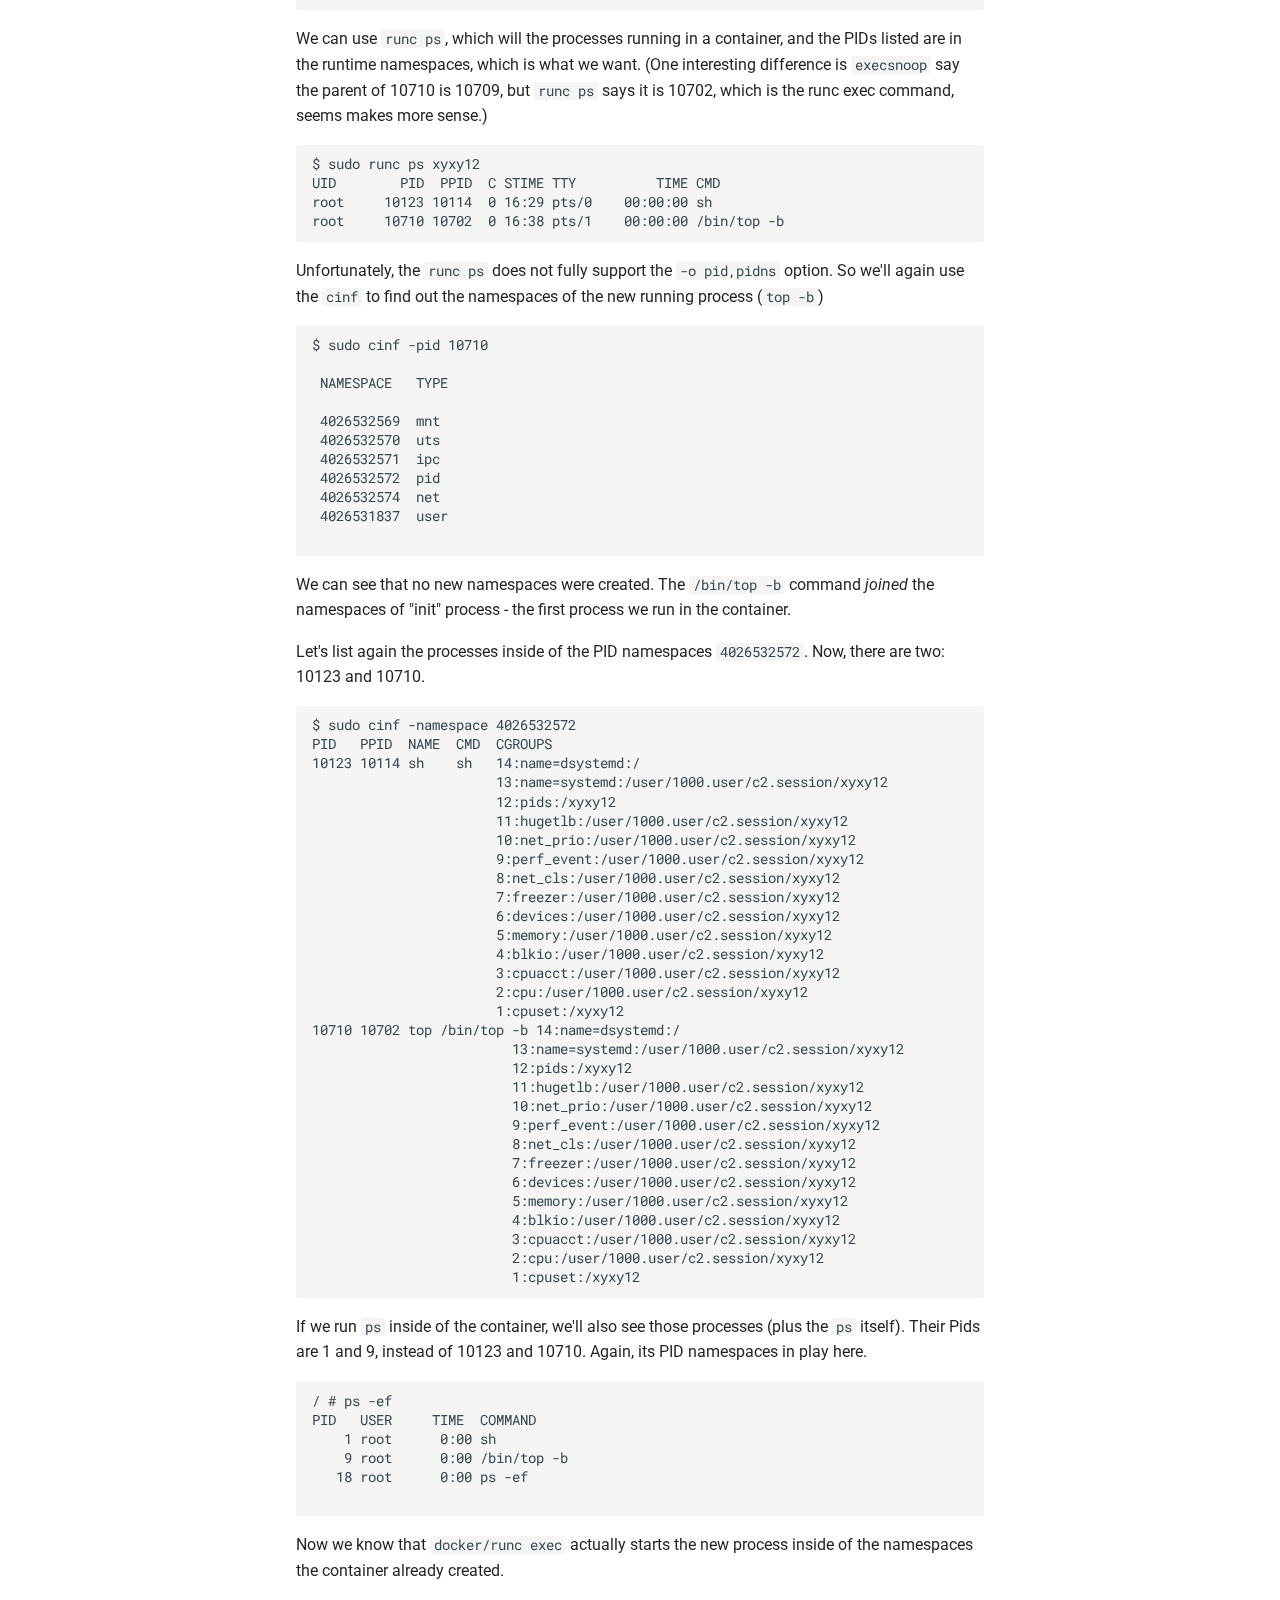
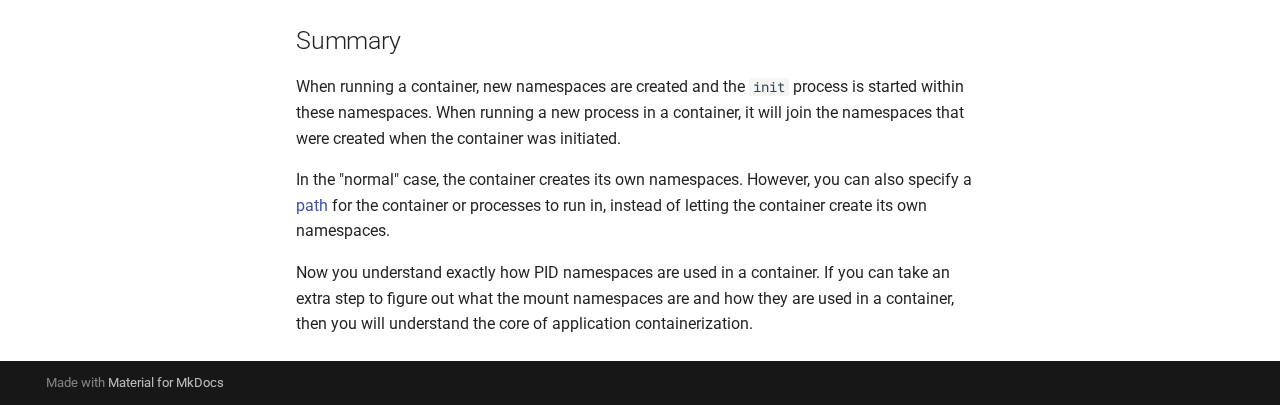
<file: ch2/index.html>
<!doctype html>
<html lang="en" class="no-js">
  <head>
    
      <meta charset="utf-8">
      <meta name="viewport" content="width=device-width,initial-scale=1">
      
      
      
      
        <link rel="prev" href="../ch1/">
      
      
        <link rel="next" href="../ch3/">
      
      
      <link rel="icon" href="../assets/images/favicon.png">
      <meta name="generator" content="mkdocs-1.6.0, mkdocs-material-9.5.28">
    
    
      
        <title>Namespaces - Understand Container</title>
      
    
    
      <link rel="stylesheet" href="../assets/stylesheets/main.6543a935.min.css">
      
      


    
    
      
    
    
      
        
        
        <link rel="preconnect" href="https://fonts.gstatic.com" crossorigin>
        <link rel="stylesheet" href="https://fonts.googleapis.com/css?family=Roboto:300,300i,400,400i,700,700i%7CRoboto+Mono:400,400i,700,700i&display=fallback">
        <style>:root{--md-text-font:"Roboto";--md-code-font:"Roboto Mono"}</style>
      
    
    
      <link rel="stylesheet" href="../assets/custom.css">
    
    <script>__md_scope=new URL("..",location),__md_hash=e=>[...e].reduce((e,_)=>(e<<5)-e+_.charCodeAt(0),0),__md_get=(e,_=localStorage,t=__md_scope)=>JSON.parse(_.getItem(t.pathname+"."+e)),__md_set=(e,_,t=localStorage,a=__md_scope)=>{try{t.setItem(a.pathname+"."+e,JSON.stringify(_))}catch(e){}}</script>
    
      

    
    
    
  </head>
  
  
    <body dir="ltr">
  
    
    <input class="md-toggle" data-md-toggle="drawer" type="checkbox" id="__drawer" autocomplete="off">
    <input class="md-toggle" data-md-toggle="search" type="checkbox" id="__search" autocomplete="off">
    <label class="md-overlay" for="__drawer"></label>
    <div data-md-component="skip">
      
        
        <a href="#namespaces" class="md-skip">
          Skip to content
        </a>
      
    </div>
    <div data-md-component="announce">
      
    </div>
    
    
      

  

<header class="md-header md-header--shadow" data-md-component="header">
  <nav class="md-header__inner md-grid" aria-label="Header">
    <a href=".." title="Understand Container" class="md-header__button md-logo" aria-label="Understand Container" data-md-component="logo">
      
  
  <svg xmlns="http://www.w3.org/2000/svg" viewBox="0 0 24 24"><path d="M12 8a3 3 0 0 0 3-3 3 3 0 0 0-3-3 3 3 0 0 0-3 3 3 3 0 0 0 3 3m0 3.54C9.64 9.35 6.5 8 3 8v11c3.5 0 6.64 1.35 9 3.54 2.36-2.19 5.5-3.54 9-3.54V8c-3.5 0-6.64 1.35-9 3.54Z"/></svg>

    </a>
    <label class="md-header__button md-icon" for="__drawer">
      
      <svg xmlns="http://www.w3.org/2000/svg" viewBox="0 0 24 24"><path d="M3 6h18v2H3V6m0 5h18v2H3v-2m0 5h18v2H3v-2Z"/></svg>
    </label>
    <div class="md-header__title" data-md-component="header-title">
      <div class="md-header__ellipsis">
        <div class="md-header__topic">
          <span class="md-ellipsis">
            Understand Container
          </span>
        </div>
        <div class="md-header__topic" data-md-component="header-topic">
          <span class="md-ellipsis">
            
              Namespaces
            
          </span>
        </div>
      </div>
    </div>
    
    
      <script>var media,input,key,value,palette=__md_get("__palette");if(palette&&palette.color){"(prefers-color-scheme)"===palette.color.media&&(media=matchMedia("(prefers-color-scheme: light)"),input=document.querySelector(media.matches?"[data-md-color-media='(prefers-color-scheme: light)']":"[data-md-color-media='(prefers-color-scheme: dark)']"),palette.color.media=input.getAttribute("data-md-color-media"),palette.color.scheme=input.getAttribute("data-md-color-scheme"),palette.color.primary=input.getAttribute("data-md-color-primary"),palette.color.accent=input.getAttribute("data-md-color-accent"));for([key,value]of Object.entries(palette.color))document.body.setAttribute("data-md-color-"+key,value)}</script>
    
    
    
      <label class="md-header__button md-icon" for="__search">
        
        <svg xmlns="http://www.w3.org/2000/svg" viewBox="0 0 24 24"><path d="M9.5 3A6.5 6.5 0 0 1 16 9.5c0 1.61-.59 3.09-1.56 4.23l.27.27h.79l5 5-1.5 1.5-5-5v-.79l-.27-.27A6.516 6.516 0 0 1 9.5 16 6.5 6.5 0 0 1 3 9.5 6.5 6.5 0 0 1 9.5 3m0 2C7 5 5 7 5 9.5S7 14 9.5 14 14 12 14 9.5 12 5 9.5 5Z"/></svg>
      </label>
      <div class="md-search" data-md-component="search" role="dialog">
  <label class="md-search__overlay" for="__search"></label>
  <div class="md-search__inner" role="search">
    <form class="md-search__form" name="search">
      <input type="text" class="md-search__input" name="query" aria-label="Search" placeholder="Search" autocapitalize="off" autocorrect="off" autocomplete="off" spellcheck="false" data-md-component="search-query" required>
      <label class="md-search__icon md-icon" for="__search">
        
        <svg xmlns="http://www.w3.org/2000/svg" viewBox="0 0 24 24"><path d="M9.5 3A6.5 6.5 0 0 1 16 9.5c0 1.61-.59 3.09-1.56 4.23l.27.27h.79l5 5-1.5 1.5-5-5v-.79l-.27-.27A6.516 6.516 0 0 1 9.5 16 6.5 6.5 0 0 1 3 9.5 6.5 6.5 0 0 1 9.5 3m0 2C7 5 5 7 5 9.5S7 14 9.5 14 14 12 14 9.5 12 5 9.5 5Z"/></svg>
        
        <svg xmlns="http://www.w3.org/2000/svg" viewBox="0 0 24 24"><path d="M20 11v2H8l5.5 5.5-1.42 1.42L4.16 12l7.92-7.92L13.5 5.5 8 11h12Z"/></svg>
      </label>
      <nav class="md-search__options" aria-label="Search">
        
        <button type="reset" class="md-search__icon md-icon" title="Clear" aria-label="Clear" tabindex="-1">
          
          <svg xmlns="http://www.w3.org/2000/svg" viewBox="0 0 24 24"><path d="M19 6.41 17.59 5 12 10.59 6.41 5 5 6.41 10.59 12 5 17.59 6.41 19 12 13.41 17.59 19 19 17.59 13.41 12 19 6.41Z"/></svg>
        </button>
      </nav>
      
    </form>
    <div class="md-search__output">
      <div class="md-search__scrollwrap" tabindex="0" data-md-scrollfix>
        <div class="md-search-result" data-md-component="search-result">
          <div class="md-search-result__meta">
            Initializing search
          </div>
          <ol class="md-search-result__list" role="presentation"></ol>
        </div>
      </div>
    </div>
  </div>
</div>
    
    
      <div class="md-header__source">
        <a href="https://github.com/binchenX/understand_container" title="Go to repository" class="md-source" data-md-component="source">
  <div class="md-source__icon md-icon">
    
    <svg xmlns="http://www.w3.org/2000/svg" viewBox="0 0 448 512"><!--! Font Awesome Free 6.5.2 by @fontawesome - https://fontawesome.com License - https://fontawesome.com/license/free (Icons: CC BY 4.0, Fonts: SIL OFL 1.1, Code: MIT License) Copyright 2024 Fonticons, Inc.--><path d="M439.55 236.05 244 40.45a28.87 28.87 0 0 0-40.81 0l-40.66 40.63 51.52 51.52c27.06-9.14 52.68 16.77 43.39 43.68l49.66 49.66c34.23-11.8 61.18 31 35.47 56.69-26.49 26.49-70.21-2.87-56-37.34L240.22 199v121.85c25.3 12.54 22.26 41.85 9.08 55a34.34 34.34 0 0 1-48.55 0c-17.57-17.6-11.07-46.91 11.25-56v-123c-20.8-8.51-24.6-30.74-18.64-45L142.57 101 8.45 235.14a28.86 28.86 0 0 0 0 40.81l195.61 195.6a28.86 28.86 0 0 0 40.8 0l194.69-194.69a28.86 28.86 0 0 0 0-40.81z"/></svg>
  </div>
  <div class="md-source__repository">
    GitHub
  </div>
</a>
      </div>
    
  </nav>
  
</header>
    
    <div class="md-container" data-md-component="container">
      
      
        
          
        
      
      <main class="md-main" data-md-component="main">
        <div class="md-main__inner md-grid">
          
            
              
              <div class="md-sidebar md-sidebar--primary" data-md-component="sidebar" data-md-type="navigation" >
                <div class="md-sidebar__scrollwrap">
                  <div class="md-sidebar__inner">
                    



<nav class="md-nav md-nav--primary" aria-label="Navigation" data-md-level="0">
  <label class="md-nav__title" for="__drawer">
    <a href=".." title="Understand Container" class="md-nav__button md-logo" aria-label="Understand Container" data-md-component="logo">
      
  
  <svg xmlns="http://www.w3.org/2000/svg" viewBox="0 0 24 24"><path d="M12 8a3 3 0 0 0 3-3 3 3 0 0 0-3-3 3 3 0 0 0-3 3 3 3 0 0 0 3 3m0 3.54C9.64 9.35 6.5 8 3 8v11c3.5 0 6.64 1.35 9 3.54 2.36-2.19 5.5-3.54 9-3.54V8c-3.5 0-6.64 1.35-9 3.54Z"/></svg>

    </a>
    Understand Container
  </label>
  
    <div class="md-nav__source">
      <a href="https://github.com/binchenX/understand_container" title="Go to repository" class="md-source" data-md-component="source">
  <div class="md-source__icon md-icon">
    
    <svg xmlns="http://www.w3.org/2000/svg" viewBox="0 0 448 512"><!--! Font Awesome Free 6.5.2 by @fontawesome - https://fontawesome.com License - https://fontawesome.com/license/free (Icons: CC BY 4.0, Fonts: SIL OFL 1.1, Code: MIT License) Copyright 2024 Fonticons, Inc.--><path d="M439.55 236.05 244 40.45a28.87 28.87 0 0 0-40.81 0l-40.66 40.63 51.52 51.52c27.06-9.14 52.68 16.77 43.39 43.68l49.66 49.66c34.23-11.8 61.18 31 35.47 56.69-26.49 26.49-70.21-2.87-56-37.34L240.22 199v121.85c25.3 12.54 22.26 41.85 9.08 55a34.34 34.34 0 0 1-48.55 0c-17.57-17.6-11.07-46.91 11.25-56v-123c-20.8-8.51-24.6-30.74-18.64-45L142.57 101 8.45 235.14a28.86 28.86 0 0 0 0 40.81l195.61 195.6a28.86 28.86 0 0 0 40.8 0l194.69-194.69a28.86 28.86 0 0 0 0-40.81z"/></svg>
  </div>
  <div class="md-source__repository">
    GitHub
  </div>
</a>
    </div>
  
  <ul class="md-nav__list" data-md-scrollfix>
    
      
      
  
  
  
  
    <li class="md-nav__item">
      <a href="../ch1/" class="md-nav__link">
        
  
  <span class="md-ellipsis">
    OCI Specification
  </span>
  

      </a>
    </li>
  

    
      
      
  
  
    
  
  
  
    <li class="md-nav__item md-nav__item--active">
      
      <input class="md-nav__toggle md-toggle" type="checkbox" id="__toc">
      
      
        
      
      
        <label class="md-nav__link md-nav__link--active" for="__toc">
          
  
  <span class="md-ellipsis">
    Namespaces
  </span>
  

          <span class="md-nav__icon md-icon"></span>
        </label>
      
      <a href="./" class="md-nav__link md-nav__link--active">
        
  
  <span class="md-ellipsis">
    Namespaces
  </span>
  

      </a>
      
        

<nav class="md-nav md-nav--secondary" aria-label="Table of contents">
  
  
  
    
  
  
    <label class="md-nav__title" for="__toc">
      <span class="md-nav__icon md-icon"></span>
      Table of contents
    </label>
    <ul class="md-nav__list" data-md-component="toc" data-md-scrollfix>
      
        <li class="md-nav__item">
  <a href="#run-container" class="md-nav__link">
    <span class="md-ellipsis">
      Run container
    </span>
  </a>
  
</li>
      
        <li class="md-nav__item">
  <a href="#run-new-process-inside-a-container" class="md-nav__link">
    <span class="md-ellipsis">
      Run new process inside a container
    </span>
  </a>
  
</li>
      
        <li class="md-nav__item">
  <a href="#summary" class="md-nav__link">
    <span class="md-ellipsis">
      Summary
    </span>
  </a>
  
</li>
      
    </ul>
  
</nav>
      
    </li>
  

    
      
      
  
  
  
  
    <li class="md-nav__item">
      <a href="../ch3/" class="md-nav__link">
        
  
  <span class="md-ellipsis">
    Cgroups
  </span>
  

      </a>
    </li>
  

    
      
      
  
  
  
  
    <li class="md-nav__item">
      <a href="../ch4/" class="md-nav__link">
        
  
  <span class="md-ellipsis">
    Capabilities
  </span>
  

      </a>
    </li>
  

    
      
      
  
  
  
  
    <li class="md-nav__item">
      <a href="../ch5/" class="md-nav__link">
        
  
  <span class="md-ellipsis">
    Filesystems
  </span>
  

      </a>
    </li>
  

    
      
      
  
  
  
  
    <li class="md-nav__item">
      <a href="../ch6/" class="md-nav__link">
        
  
  <span class="md-ellipsis">
    Root & Users
  </span>
  

      </a>
    </li>
  

    
      
      
  
  
  
  
    <li class="md-nav__item">
      <a href="../ch7/" class="md-nav__link">
        
  
  <span class="md-ellipsis">
    Network
  </span>
  

      </a>
    </li>
  

    
      
      
  
  
  
  
    <li class="md-nav__item">
      <a href="../ch8/" class="md-nav__link">
        
  
  <span class="md-ellipsis">
    CNI
  </span>
  

      </a>
    </li>
  

    
  </ul>
</nav>
                  </div>
                </div>
              </div>
            
            
              
              <div class="md-sidebar md-sidebar--secondary" data-md-component="sidebar" data-md-type="toc" >
                <div class="md-sidebar__scrollwrap">
                  <div class="md-sidebar__inner">
                    

<nav class="md-nav md-nav--secondary" aria-label="Table of contents">
  
  
  
    
  
  
    <label class="md-nav__title" for="__toc">
      <span class="md-nav__icon md-icon"></span>
      Table of contents
    </label>
    <ul class="md-nav__list" data-md-component="toc" data-md-scrollfix>
      
        <li class="md-nav__item">
  <a href="#run-container" class="md-nav__link">
    <span class="md-ellipsis">
      Run container
    </span>
  </a>
  
</li>
      
        <li class="md-nav__item">
  <a href="#run-new-process-inside-a-container" class="md-nav__link">
    <span class="md-ellipsis">
      Run new process inside a container
    </span>
  </a>
  
</li>
      
        <li class="md-nav__item">
  <a href="#summary" class="md-nav__link">
    <span class="md-ellipsis">
      Summary
    </span>
  </a>
  
</li>
      
    </ul>
  
</nav>
                  </div>
                </div>
              </div>
            
          
          
            <div class="md-content" data-md-component="content">
              <article class="md-content__inner md-typeset">
                
                  

  
  


<h1 id="namespaces">Namespaces</h1>
<p>As we mentioned earlier, without namespaces, there would be no containers.</p>
<p>This article will not provide a description or overview of namespaces in Linux. You can find that information <a href="http://man7.org/linux/man-pages/man7/namespaces.7.html">here</a> and <a href="https://lwn.net/Articles/531114/">here</a>.</p>
<p>Instead, we'll delve into the practical aspects and <em>see</em> what exactly happens to the namespaces when we use common container commands. This will help you appreciate the role namespaces play in container technology.</p>
<p>There are several types of namespaces, such as PID namespaces and mount namespaces. In this article, we'll focus on the changes in PID namespaces, but other namespaces follow similar rules. We'll use <a href="https://github.com/opencontainers/runc">runc</a> as the container runtime because it's simple, has a specification, is easy to modify for experimentation, and I can point you to the code when necessary. As we pointed out in the previous chapter, Docker uses runc as the container runtime, and the Docker command is quite similar to the runc command. So, Docker users should feel at home when we use the runc command here.</p>
<p>If you'd like, follow the instructions <a href="https://github.com/opencontainers/runc/blob/master/README.md">here</a> to install runc and prepare a busybox runtime bundle (or container).</p>
<p>Let's get started.</p>
<h2 id="run-container">Run container</h2>
<pre><code>sudo runc run xyxy12
</code></pre>
<p>To detect the newly created processes, we can use tool <code>execsnoop</code>.</p>
<pre><code>$ git clone https://github.com/brendangregg/perf-tools.git
$ cd perf-tools
$ sudo ./execsnoop
</code></pre>
<p>After running the xyxy12, we should see something as below. The first column is the PID of the newly created process, which is 10123 and the process is <code>sh</code>.</p>
<pre><code> 10100  10099 runc start xyxy12
 10113  10052 sudo runc run xyxy12
 10114  10113 runc run xyxy12
 10120  10117 runc init
 10123  10121 sh
</code></pre>
<p>To get the PID namespaces, we can customize the output format of <code>ps</code> command, as shown below, and the PIDNS is what we want.</p>
<pre><code>$ sudo ps -p 10123 -o pid,pidns
  PID      PIDNS
 10123 4026532572
</code></pre>
<p>We can also use <code>/proc</code> filesystem to find out the namespaces information:</p>
<pre><code>$ sudo ls -l /proc/10123/ns
total 0
lrwxrwxrwx 1 root root 0 Apr 26 17:03 cgroup -&gt; cgroup:[4026531835]
lrwxrwxrwx 1 root root 0 Apr 26 16:33 ipc -&gt; ipc:[4026532571]
lrwxrwxrwx 1 root root 0 Apr 26 16:33 mnt -&gt; mnt:[4026532569]
lrwxrwxrwx 1 root root 0 Apr 26 16:33 net -&gt; net:[4026532574]
lrwxrwxrwx 1 root root 0 Apr 26 16:33 pid -&gt; pid:[4026532572]
lrwxrwxrwx 1 root root 0 Apr 26 16:33 user -&gt; user:[4026531837]
lrwxrwxrwx 1 root root 0 Apr 26 16:33 uts -&gt; uts:[4026532570]
</code></pre>
<p>We have a few files here, each one representing a type of namespace. 'PID' represents the PID namespaces, while 'mnt' represents the mount namespaces. These files are symlinks pointing to the "real" namespaces to which the process belongs. Think of them as pointers pointing to some namespace object, denoted by an <code>inode</code> number, which is unique in the host system. If the namespace symlinks of two different processes point to the same <code>inode</code>, they belong to the same namespace. By default, if no new namespaces are created, they all belong to the same "root" or "default" namespace.</p>
<p>You can also find out the namespaces of <code>sh</code> inside the container, but you need to use the PID in the container namespace, which is <code>1</code> for the <code>10123</code>. It's the same process but has a different PID in a different namespace. That's what PID namespaces are all about. Note that it is mandatory for the <code>/proc</code> to be set up properly during container creation.</p>
<pre><code># inside the container
# ls -l /proc/1/ns
total 0
lrwxrwxrwx    1 root     root    0 Apr 26 06:34 cgroup -&gt; cgroup:[4026531835]
lrwxrwxrwx    1 root     root    0 Apr 26 06:34 ipc -&gt; ipc:[4026532571]
lrwxrwxrwx    1 root     root    0 Apr 26 06:34 mnt -&gt; mnt:[4026532569]
lrwxrwxrwx    1 root     root    0 Apr 26 06:34 net -&gt; net:[4026532574]
lrwxrwxrwx    1 root     root    0 Apr 26 06:34 pid -&gt; pid:[4026532572]
lrwxrwxrwx    1 root     root    0 Apr 26 06:34 user -&gt; user:[4026531837]
lrwxrwxrwx    1 root     root    0 Apr 26 06:34 uts -&gt; uts:[4026532570]
</code></pre>
<p>Next, we want to check what processes are in the newly created PID namespace. Unfortunately, there isn't a direct way to find this information. Instead, we need to go over all the <code>/proc/&lt;pid&gt;/ns</code> files and aggregate all the PIDs that belong to the same namespace. Luckily, the tool <a href="https://github.com/mhausenblas/cinf">cinf</a> does exactly that.</p>
<pre><code>$ sudo cinf -namespace 4026532572
PID   PPID  NAME CMD  CGROUPS
10123 10114 sh   sh  14:name=dsystemd:/
                     13:name=systemd:/user/1000.user/c2.session/xyxy12
                     12:pids:/xyxy12
                     11:hugetlb:/user/1000.user/c2.session/xyxy12
                     10:net_prio:/user/1000.user/c2.session/xyxy12
                     9:perf_event:/user/1000.user/c2.session/xyxy12
                     8:net_cls:/user/1000.user/c2.session/xyxy12
                     7:freezer:/user/1000.user/c2.session/xyxy12
                     6:devices:/user/1000.user/c2.session/xyxy12
                     5:memory:/user/1000.user/c2.session/xyxy12
                     4:blkio:/user/1000.user/c2.session/xyxy12
                     3:cpuacct:/user/1000.user/c2.session/xyxy12
                     2:cpu:/user/1000.user/c2.session/xyxy12
                     1:cpuset:/xyxy12
</code></pre>
<p>At the moment, there is only one process, which is the "init" program of the container we started, the <code>sh</code> program. Ignore the <code>cgroup</code> for now; we'll discuss it in a later chapter.</p>
<p>We can see that when a new container is created, a bunch of new namespaces are also created, and the "init" process of the container is placed into these namespaces. Effectively, the process is running in a container, and this means different things for different namespaces. For PID namespaces, it means that all the processes running in the container can only see the processes <em>in</em> the same process namespace, "pid:[4026532572]", or equivalently "pid:xyxy12". The <code>sh</code> process is considered as PID 1 inside the container, but it is 10123 on the host, and that's the role of PID namespaces. As you can see, we can actually use the terms 'container' and 'namespaces' interchangeably in this context.</p>
<p>We are clear, hopefully, about what does <code>docker/runc run</code> do regarding the namespaces. How about <code>docker/runc exec</code>?</p>
<h2 id="run-new-process-inside-a-container">Run new process inside a container</h2>
<p>Do this:</p>
<pre><code>sudo runc exec xyxy12 /bin/top -b
</code></pre>
<p>From <code>execsnoop</code>, we can see the pids - in the runtime namespaces.</p>
<pre><code> 10702  10701 runc exec xyxy12 /bin/top -b
 10708  10704 runc init
 10710  10709 /bin/top -b
</code></pre>
<p>We can use <code>runc ps</code>, which will the processes running in a container, and the PIDs listed are in the runtime namespaces, which is what we want. (One interesting difference is <code>execsnoop</code> say the parent of 10710 is 10709, but <code>runc ps</code> says it is 10702, which is the runc exec command, seems makes more sense.)</p>
<pre><code>$ sudo runc ps xyxy12
UID        PID  PPID  C STIME TTY          TIME CMD
root     10123 10114  0 16:29 pts/0    00:00:00 sh
root     10710 10702  0 16:38 pts/1    00:00:00 /bin/top -b
</code></pre>
<p>Unfortunately, the <code>runc ps</code> does not fully support the <code>-o pid,pidns</code> option. So we'll again use the <code>cinf</code> to find out the namespaces of the new running process (<code>top -b</code>)</p>
<pre><code>$ sudo cinf -pid 10710

 NAMESPACE   TYPE

 4026532569  mnt
 4026532570  uts
 4026532571  ipc
 4026532572  pid
 4026532574  net
 4026531837  user

</code></pre>
<p>We can see that no new namespaces were created. The <code>/bin/top -b</code> command <em>joined</em> the namespaces of "init" process - the first process we run in the container.</p>
<p>Let's list again the processes inside of the PID namespaces <code>4026532572</code>. Now, there are two: 10123 and 10710.</p>
<pre><code>$ sudo cinf -namespace 4026532572
PID   PPID  NAME  CMD  CGROUPS
10123 10114 sh    sh   14:name=dsystemd:/
                       13:name=systemd:/user/1000.user/c2.session/xyxy12
                       12:pids:/xyxy12
                       11:hugetlb:/user/1000.user/c2.session/xyxy12
                       10:net_prio:/user/1000.user/c2.session/xyxy12
                       9:perf_event:/user/1000.user/c2.session/xyxy12
                       8:net_cls:/user/1000.user/c2.session/xyxy12
                       7:freezer:/user/1000.user/c2.session/xyxy12
                       6:devices:/user/1000.user/c2.session/xyxy12
                       5:memory:/user/1000.user/c2.session/xyxy12
                       4:blkio:/user/1000.user/c2.session/xyxy12
                       3:cpuacct:/user/1000.user/c2.session/xyxy12
                       2:cpu:/user/1000.user/c2.session/xyxy12
                       1:cpuset:/xyxy12
10710 10702 top /bin/top -b 14:name=dsystemd:/
                         13:name=systemd:/user/1000.user/c2.session/xyxy12
                         12:pids:/xyxy12
                         11:hugetlb:/user/1000.user/c2.session/xyxy12
                         10:net_prio:/user/1000.user/c2.session/xyxy12
                         9:perf_event:/user/1000.user/c2.session/xyxy12
                         8:net_cls:/user/1000.user/c2.session/xyxy12
                         7:freezer:/user/1000.user/c2.session/xyxy12
                         6:devices:/user/1000.user/c2.session/xyxy12
                         5:memory:/user/1000.user/c2.session/xyxy12
                         4:blkio:/user/1000.user/c2.session/xyxy12
                         3:cpuacct:/user/1000.user/c2.session/xyxy12
                         2:cpu:/user/1000.user/c2.session/xyxy12
                         1:cpuset:/xyxy12
</code></pre>
<p>If we run <code>ps</code> inside of the container, we'll also see those processes (plus the <code>ps</code> itself). Their Pids are 1 and 9, instead of 10123 and 10710. Again, its PID namespaces in play here.</p>
<pre><code>/ # ps -ef
PID   USER     TIME  COMMAND
    1 root      0:00 sh
    9 root      0:00 /bin/top -b
   18 root      0:00 ps -ef

</code></pre>
<p>Now we know that <code>docker/runc exec</code> actually starts the new process inside of the namespaces the container already created.</p>
<h2 id="summary">Summary</h2>
<p>When running a container, new namespaces are created and the <code>init</code> process is started within these namespaces. When running a new process in a container, it will join the namespaces that were created when the container was initiated.</p>
<p>In the "normal" case, the container creates its own namespaces. However, you can also specify a <a href="https://github.com/opencontainers/runtime-spec/blob/master/config-linux.md#namespaces">path</a> for the container or processes to run in, instead of letting the container create its own namespaces.</p>
<p>Now you understand exactly how PID namespaces are used in a container. If you can take an extra step to figure out what the mount namespaces are and how they are used in a container, then you will understand the core of application containerization.</p>












                
              </article>
            </div>
          
          
<script>var target=document.getElementById(location.hash.slice(1));target&&target.name&&(target.checked=target.name.startsWith("__tabbed_"))</script>
        </div>
        
      </main>
      
        <footer class="md-footer">
  
  <div class="md-footer-meta md-typeset">
    <div class="md-footer-meta__inner md-grid">
      <div class="md-copyright">
  
  
    Made with
    <a href="https://squidfunk.github.io/mkdocs-material/" target="_blank" rel="noopener">
      Material for MkDocs
    </a>
  
</div>
      
    </div>
  </div>
</footer>
      
    </div>
    <div class="md-dialog" data-md-component="dialog">
      <div class="md-dialog__inner md-typeset"></div>
    </div>
    
    
    <script id="__config" type="application/json">{"base": "..", "features": [], "search": "../assets/javascripts/workers/search.b8dbb3d2.min.js", "translations": {"clipboard.copied": "Copied to clipboard", "clipboard.copy": "Copy to clipboard", "search.result.more.one": "1 more on this page", "search.result.more.other": "# more on this page", "search.result.none": "No matching documents", "search.result.one": "1 matching document", "search.result.other": "# matching documents", "search.result.placeholder": "Type to start searching", "search.result.term.missing": "Missing", "select.version": "Select version"}}</script>
    
    
      <script src="../assets/javascripts/bundle.fe8b6f2b.min.js"></script>
      
        <script src="../assets/inject-link.js"></script>
      
    
  </body>
</html>
</file>
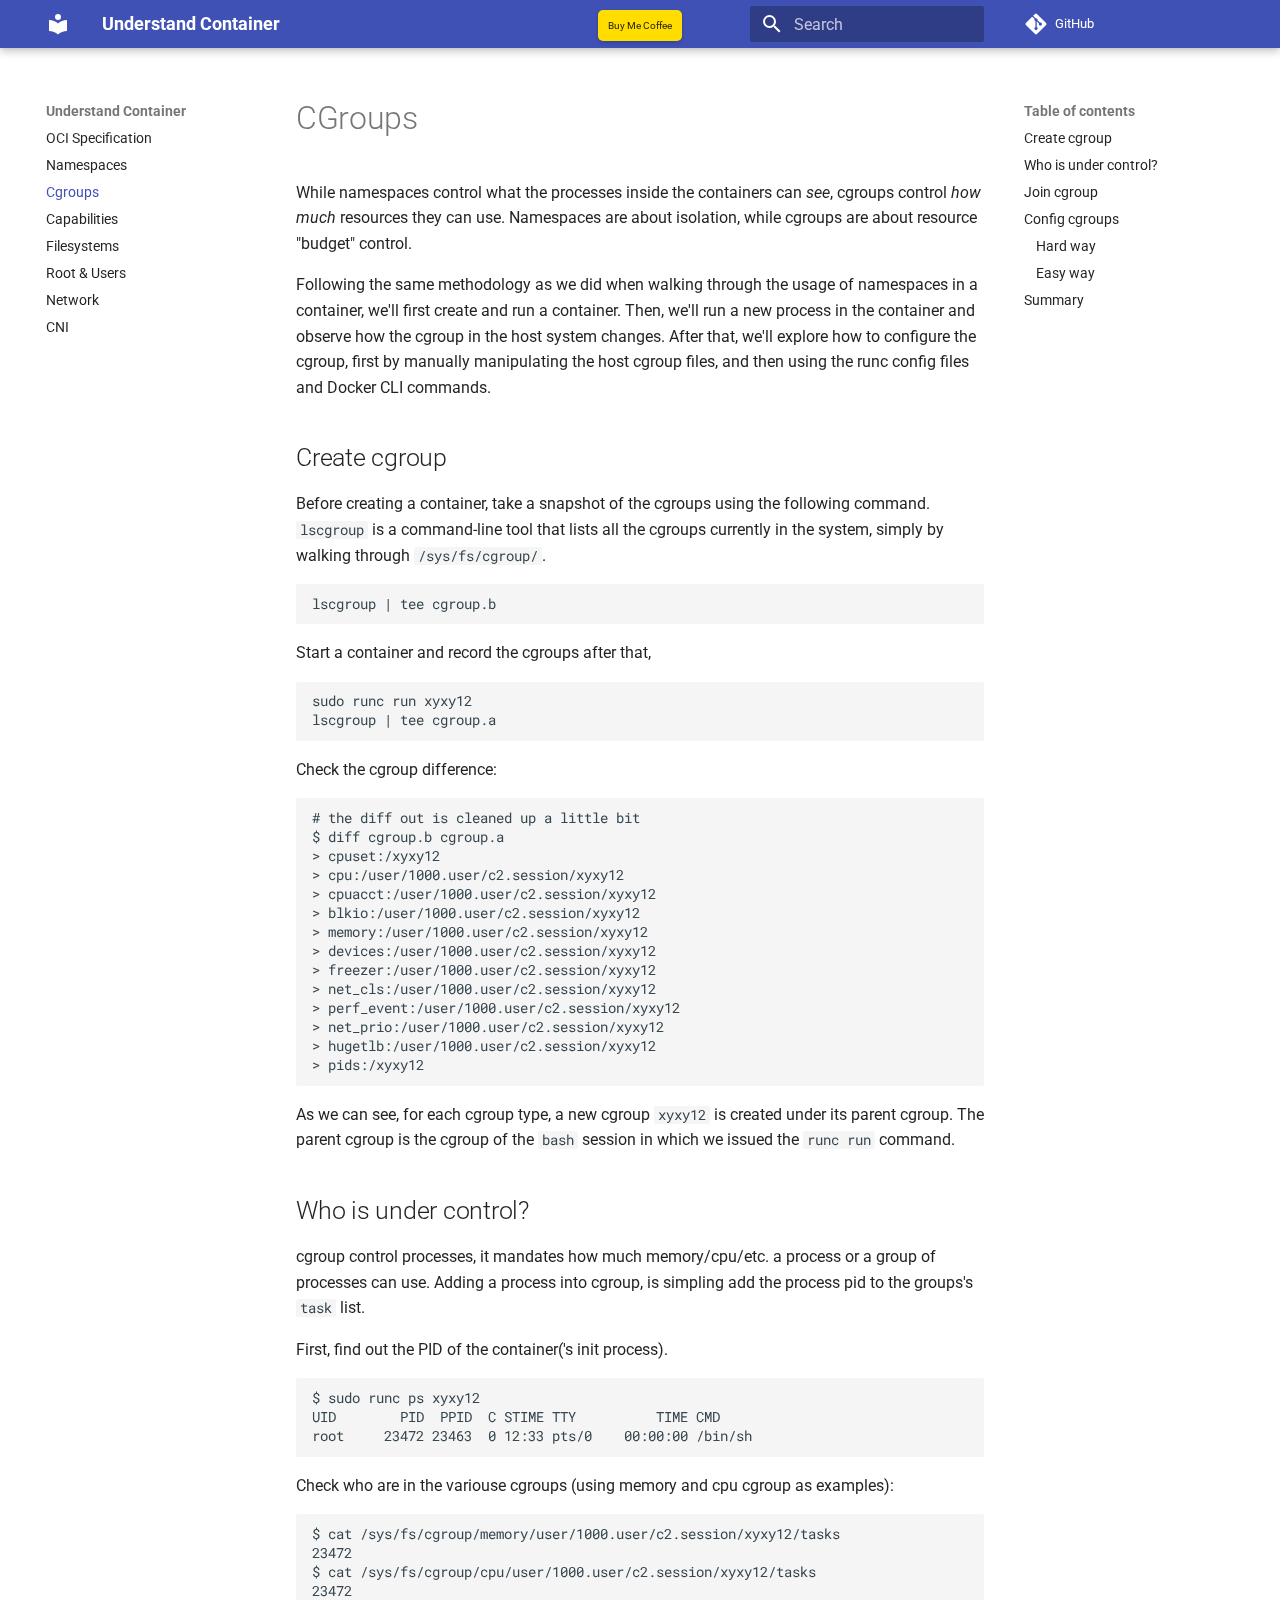
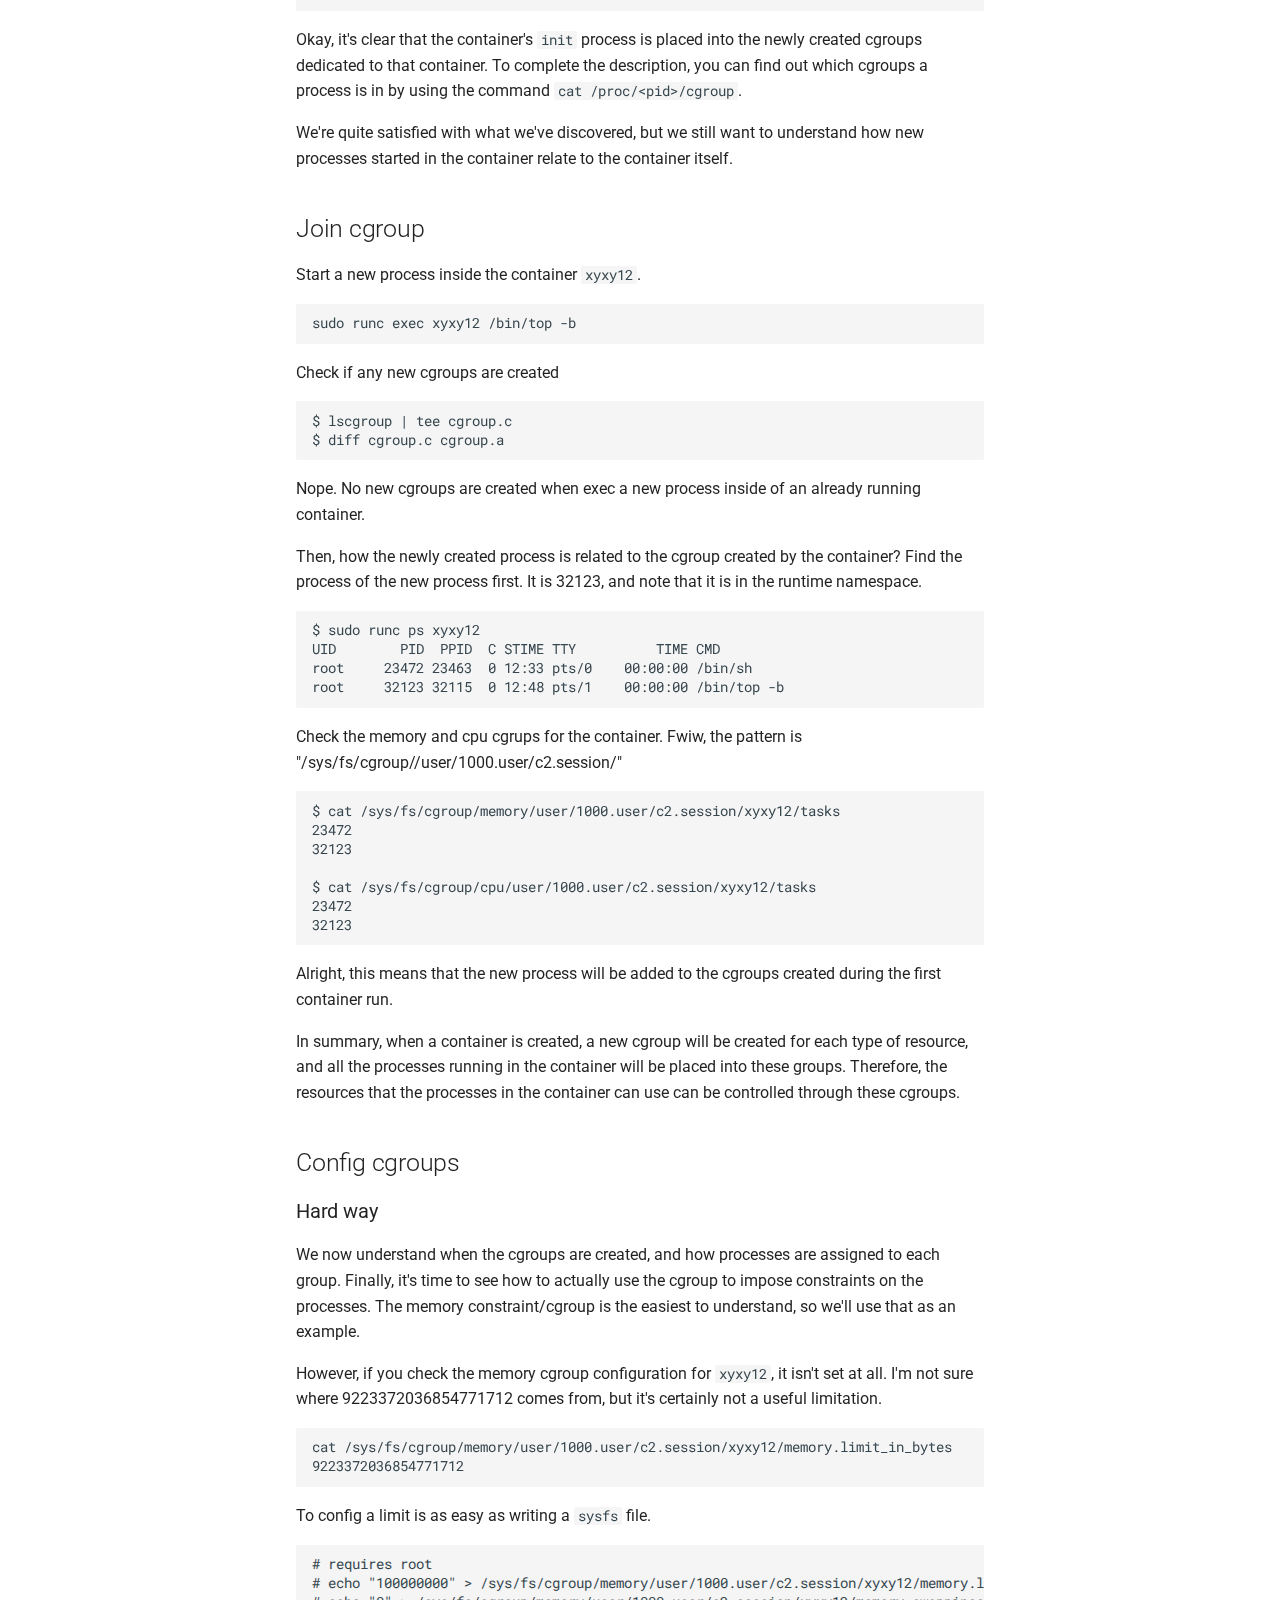
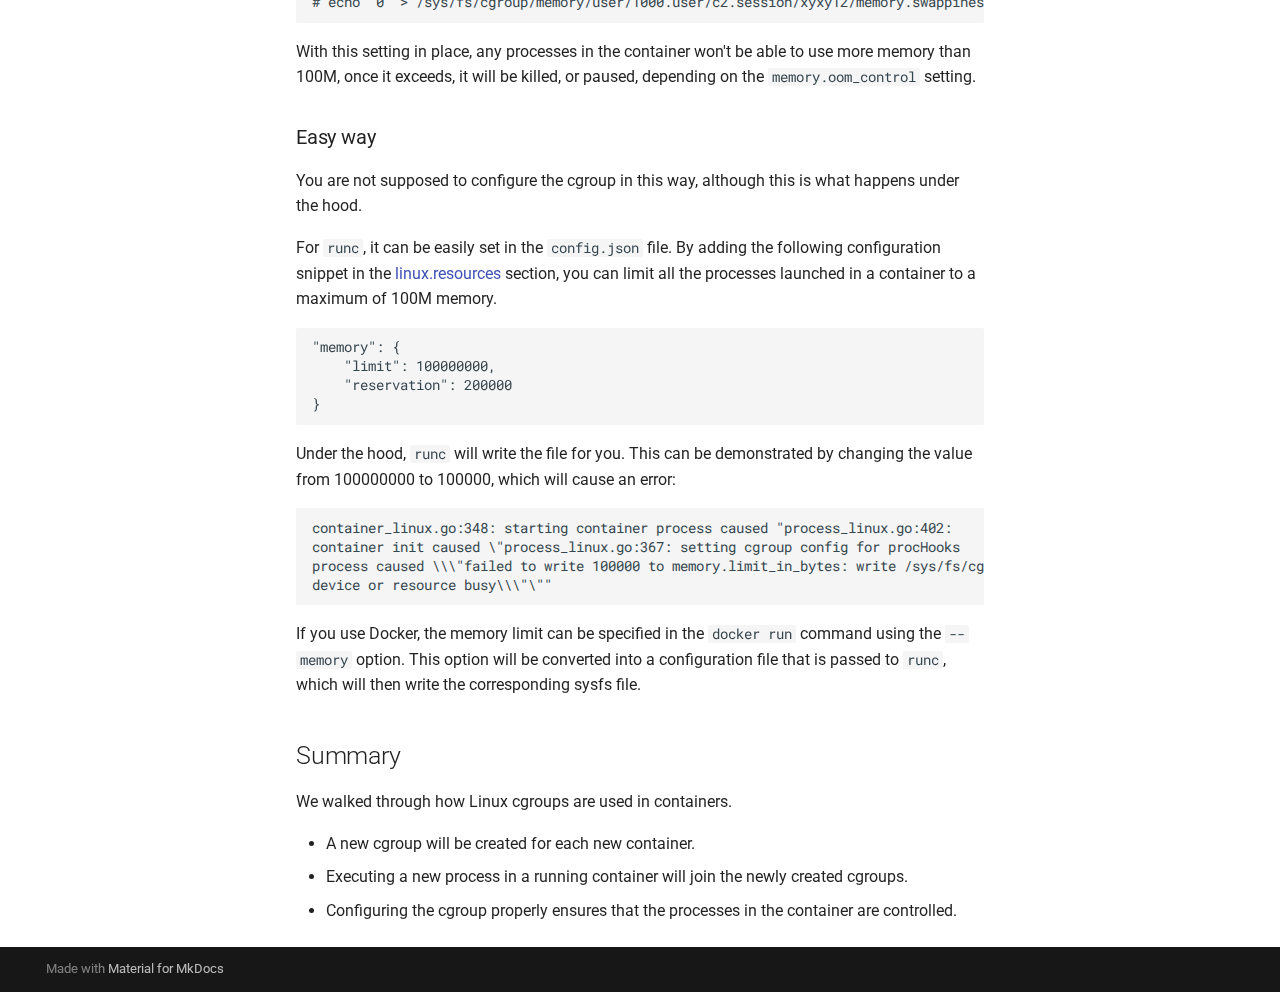
<file: ch3/index.html>
<!doctype html>
<html lang="en" class="no-js">
  <head>
    
      <meta charset="utf-8">
      <meta name="viewport" content="width=device-width,initial-scale=1">
      
      
      
      
        <link rel="prev" href="../ch2/">
      
      
        <link rel="next" href="../ch4/">
      
      
      <link rel="icon" href="../assets/images/favicon.png">
      <meta name="generator" content="mkdocs-1.6.0, mkdocs-material-9.5.28">
    
    
      
        <title>Cgroups - Understand Container</title>
      
    
    
      <link rel="stylesheet" href="../assets/stylesheets/main.6543a935.min.css">
      
      


    
    
      
    
    
      
        
        
        <link rel="preconnect" href="https://fonts.gstatic.com" crossorigin>
        <link rel="stylesheet" href="https://fonts.googleapis.com/css?family=Roboto:300,300i,400,400i,700,700i%7CRoboto+Mono:400,400i,700,700i&display=fallback">
        <style>:root{--md-text-font:"Roboto";--md-code-font:"Roboto Mono"}</style>
      
    
    
      <link rel="stylesheet" href="../assets/custom.css">
    
    <script>__md_scope=new URL("..",location),__md_hash=e=>[...e].reduce((e,_)=>(e<<5)-e+_.charCodeAt(0),0),__md_get=(e,_=localStorage,t=__md_scope)=>JSON.parse(_.getItem(t.pathname+"."+e)),__md_set=(e,_,t=localStorage,a=__md_scope)=>{try{t.setItem(a.pathname+"."+e,JSON.stringify(_))}catch(e){}}</script>
    
      

    
    
    
  </head>
  
  
    <body dir="ltr">
  
    
    <input class="md-toggle" data-md-toggle="drawer" type="checkbox" id="__drawer" autocomplete="off">
    <input class="md-toggle" data-md-toggle="search" type="checkbox" id="__search" autocomplete="off">
    <label class="md-overlay" for="__drawer"></label>
    <div data-md-component="skip">
      
        
        <a href="#cgroups" class="md-skip">
          Skip to content
        </a>
      
    </div>
    <div data-md-component="announce">
      
    </div>
    
    
      

  

<header class="md-header md-header--shadow" data-md-component="header">
  <nav class="md-header__inner md-grid" aria-label="Header">
    <a href=".." title="Understand Container" class="md-header__button md-logo" aria-label="Understand Container" data-md-component="logo">
      
  
  <svg xmlns="http://www.w3.org/2000/svg" viewBox="0 0 24 24"><path d="M12 8a3 3 0 0 0 3-3 3 3 0 0 0-3-3 3 3 0 0 0-3 3 3 3 0 0 0 3 3m0 3.54C9.64 9.35 6.5 8 3 8v11c3.5 0 6.64 1.35 9 3.54 2.36-2.19 5.5-3.54 9-3.54V8c-3.5 0-6.64 1.35-9 3.54Z"/></svg>

    </a>
    <label class="md-header__button md-icon" for="__drawer">
      
      <svg xmlns="http://www.w3.org/2000/svg" viewBox="0 0 24 24"><path d="M3 6h18v2H3V6m0 5h18v2H3v-2m0 5h18v2H3v-2Z"/></svg>
    </label>
    <div class="md-header__title" data-md-component="header-title">
      <div class="md-header__ellipsis">
        <div class="md-header__topic">
          <span class="md-ellipsis">
            Understand Container
          </span>
        </div>
        <div class="md-header__topic" data-md-component="header-topic">
          <span class="md-ellipsis">
            
              Cgroups
            
          </span>
        </div>
      </div>
    </div>
    
    
      <script>var media,input,key,value,palette=__md_get("__palette");if(palette&&palette.color){"(prefers-color-scheme)"===palette.color.media&&(media=matchMedia("(prefers-color-scheme: light)"),input=document.querySelector(media.matches?"[data-md-color-media='(prefers-color-scheme: light)']":"[data-md-color-media='(prefers-color-scheme: dark)']"),palette.color.media=input.getAttribute("data-md-color-media"),palette.color.scheme=input.getAttribute("data-md-color-scheme"),palette.color.primary=input.getAttribute("data-md-color-primary"),palette.color.accent=input.getAttribute("data-md-color-accent"));for([key,value]of Object.entries(palette.color))document.body.setAttribute("data-md-color-"+key,value)}</script>
    
    
    
      <label class="md-header__button md-icon" for="__search">
        
        <svg xmlns="http://www.w3.org/2000/svg" viewBox="0 0 24 24"><path d="M9.5 3A6.5 6.5 0 0 1 16 9.5c0 1.61-.59 3.09-1.56 4.23l.27.27h.79l5 5-1.5 1.5-5-5v-.79l-.27-.27A6.516 6.516 0 0 1 9.5 16 6.5 6.5 0 0 1 3 9.5 6.5 6.5 0 0 1 9.5 3m0 2C7 5 5 7 5 9.5S7 14 9.5 14 14 12 14 9.5 12 5 9.5 5Z"/></svg>
      </label>
      <div class="md-search" data-md-component="search" role="dialog">
  <label class="md-search__overlay" for="__search"></label>
  <div class="md-search__inner" role="search">
    <form class="md-search__form" name="search">
      <input type="text" class="md-search__input" name="query" aria-label="Search" placeholder="Search" autocapitalize="off" autocorrect="off" autocomplete="off" spellcheck="false" data-md-component="search-query" required>
      <label class="md-search__icon md-icon" for="__search">
        
        <svg xmlns="http://www.w3.org/2000/svg" viewBox="0 0 24 24"><path d="M9.5 3A6.5 6.5 0 0 1 16 9.5c0 1.61-.59 3.09-1.56 4.23l.27.27h.79l5 5-1.5 1.5-5-5v-.79l-.27-.27A6.516 6.516 0 0 1 9.5 16 6.5 6.5 0 0 1 3 9.5 6.5 6.5 0 0 1 9.5 3m0 2C7 5 5 7 5 9.5S7 14 9.5 14 14 12 14 9.5 12 5 9.5 5Z"/></svg>
        
        <svg xmlns="http://www.w3.org/2000/svg" viewBox="0 0 24 24"><path d="M20 11v2H8l5.5 5.5-1.42 1.42L4.16 12l7.92-7.92L13.5 5.5 8 11h12Z"/></svg>
      </label>
      <nav class="md-search__options" aria-label="Search">
        
        <button type="reset" class="md-search__icon md-icon" title="Clear" aria-label="Clear" tabindex="-1">
          
          <svg xmlns="http://www.w3.org/2000/svg" viewBox="0 0 24 24"><path d="M19 6.41 17.59 5 12 10.59 6.41 5 5 6.41 10.59 12 5 17.59 6.41 19 12 13.41 17.59 19 19 17.59 13.41 12 19 6.41Z"/></svg>
        </button>
      </nav>
      
    </form>
    <div class="md-search__output">
      <div class="md-search__scrollwrap" tabindex="0" data-md-scrollfix>
        <div class="md-search-result" data-md-component="search-result">
          <div class="md-search-result__meta">
            Initializing search
          </div>
          <ol class="md-search-result__list" role="presentation"></ol>
        </div>
      </div>
    </div>
  </div>
</div>
    
    
      <div class="md-header__source">
        <a href="https://github.com/binchenX/understand_container" title="Go to repository" class="md-source" data-md-component="source">
  <div class="md-source__icon md-icon">
    
    <svg xmlns="http://www.w3.org/2000/svg" viewBox="0 0 448 512"><!--! Font Awesome Free 6.5.2 by @fontawesome - https://fontawesome.com License - https://fontawesome.com/license/free (Icons: CC BY 4.0, Fonts: SIL OFL 1.1, Code: MIT License) Copyright 2024 Fonticons, Inc.--><path d="M439.55 236.05 244 40.45a28.87 28.87 0 0 0-40.81 0l-40.66 40.63 51.52 51.52c27.06-9.14 52.68 16.77 43.39 43.68l49.66 49.66c34.23-11.8 61.18 31 35.47 56.69-26.49 26.49-70.21-2.87-56-37.34L240.22 199v121.85c25.3 12.54 22.26 41.85 9.08 55a34.34 34.34 0 0 1-48.55 0c-17.57-17.6-11.07-46.91 11.25-56v-123c-20.8-8.51-24.6-30.74-18.64-45L142.57 101 8.45 235.14a28.86 28.86 0 0 0 0 40.81l195.61 195.6a28.86 28.86 0 0 0 40.8 0l194.69-194.69a28.86 28.86 0 0 0 0-40.81z"/></svg>
  </div>
  <div class="md-source__repository">
    GitHub
  </div>
</a>
      </div>
    
  </nav>
  
</header>
    
    <div class="md-container" data-md-component="container">
      
      
        
          
        
      
      <main class="md-main" data-md-component="main">
        <div class="md-main__inner md-grid">
          
            
              
              <div class="md-sidebar md-sidebar--primary" data-md-component="sidebar" data-md-type="navigation" >
                <div class="md-sidebar__scrollwrap">
                  <div class="md-sidebar__inner">
                    



<nav class="md-nav md-nav--primary" aria-label="Navigation" data-md-level="0">
  <label class="md-nav__title" for="__drawer">
    <a href=".." title="Understand Container" class="md-nav__button md-logo" aria-label="Understand Container" data-md-component="logo">
      
  
  <svg xmlns="http://www.w3.org/2000/svg" viewBox="0 0 24 24"><path d="M12 8a3 3 0 0 0 3-3 3 3 0 0 0-3-3 3 3 0 0 0-3 3 3 3 0 0 0 3 3m0 3.54C9.64 9.35 6.5 8 3 8v11c3.5 0 6.64 1.35 9 3.54 2.36-2.19 5.5-3.54 9-3.54V8c-3.5 0-6.64 1.35-9 3.54Z"/></svg>

    </a>
    Understand Container
  </label>
  
    <div class="md-nav__source">
      <a href="https://github.com/binchenX/understand_container" title="Go to repository" class="md-source" data-md-component="source">
  <div class="md-source__icon md-icon">
    
    <svg xmlns="http://www.w3.org/2000/svg" viewBox="0 0 448 512"><!--! Font Awesome Free 6.5.2 by @fontawesome - https://fontawesome.com License - https://fontawesome.com/license/free (Icons: CC BY 4.0, Fonts: SIL OFL 1.1, Code: MIT License) Copyright 2024 Fonticons, Inc.--><path d="M439.55 236.05 244 40.45a28.87 28.87 0 0 0-40.81 0l-40.66 40.63 51.52 51.52c27.06-9.14 52.68 16.77 43.39 43.68l49.66 49.66c34.23-11.8 61.18 31 35.47 56.69-26.49 26.49-70.21-2.87-56-37.34L240.22 199v121.85c25.3 12.54 22.26 41.85 9.08 55a34.34 34.34 0 0 1-48.55 0c-17.57-17.6-11.07-46.91 11.25-56v-123c-20.8-8.51-24.6-30.74-18.64-45L142.57 101 8.45 235.14a28.86 28.86 0 0 0 0 40.81l195.61 195.6a28.86 28.86 0 0 0 40.8 0l194.69-194.69a28.86 28.86 0 0 0 0-40.81z"/></svg>
  </div>
  <div class="md-source__repository">
    GitHub
  </div>
</a>
    </div>
  
  <ul class="md-nav__list" data-md-scrollfix>
    
      
      
  
  
  
  
    <li class="md-nav__item">
      <a href="../ch1/" class="md-nav__link">
        
  
  <span class="md-ellipsis">
    OCI Specification
  </span>
  

      </a>
    </li>
  

    
      
      
  
  
  
  
    <li class="md-nav__item">
      <a href="../ch2/" class="md-nav__link">
        
  
  <span class="md-ellipsis">
    Namespaces
  </span>
  

      </a>
    </li>
  

    
      
      
  
  
    
  
  
  
    <li class="md-nav__item md-nav__item--active">
      
      <input class="md-nav__toggle md-toggle" type="checkbox" id="__toc">
      
      
        
      
      
        <label class="md-nav__link md-nav__link--active" for="__toc">
          
  
  <span class="md-ellipsis">
    Cgroups
  </span>
  

          <span class="md-nav__icon md-icon"></span>
        </label>
      
      <a href="./" class="md-nav__link md-nav__link--active">
        
  
  <span class="md-ellipsis">
    Cgroups
  </span>
  

      </a>
      
        

<nav class="md-nav md-nav--secondary" aria-label="Table of contents">
  
  
  
    
  
  
    <label class="md-nav__title" for="__toc">
      <span class="md-nav__icon md-icon"></span>
      Table of contents
    </label>
    <ul class="md-nav__list" data-md-component="toc" data-md-scrollfix>
      
        <li class="md-nav__item">
  <a href="#create-cgroup" class="md-nav__link">
    <span class="md-ellipsis">
      Create cgroup
    </span>
  </a>
  
</li>
      
        <li class="md-nav__item">
  <a href="#who-is-under-control" class="md-nav__link">
    <span class="md-ellipsis">
      Who is under control?
    </span>
  </a>
  
</li>
      
        <li class="md-nav__item">
  <a href="#join-cgroup" class="md-nav__link">
    <span class="md-ellipsis">
      Join cgroup
    </span>
  </a>
  
</li>
      
        <li class="md-nav__item">
  <a href="#config-cgroups" class="md-nav__link">
    <span class="md-ellipsis">
      Config cgroups
    </span>
  </a>
  
    <nav class="md-nav" aria-label="Config cgroups">
      <ul class="md-nav__list">
        
          <li class="md-nav__item">
  <a href="#hard-way" class="md-nav__link">
    <span class="md-ellipsis">
      Hard way
    </span>
  </a>
  
</li>
        
          <li class="md-nav__item">
  <a href="#easy-way" class="md-nav__link">
    <span class="md-ellipsis">
      Easy way
    </span>
  </a>
  
</li>
        
      </ul>
    </nav>
  
</li>
      
        <li class="md-nav__item">
  <a href="#summary" class="md-nav__link">
    <span class="md-ellipsis">
      Summary
    </span>
  </a>
  
</li>
      
    </ul>
  
</nav>
      
    </li>
  

    
      
      
  
  
  
  
    <li class="md-nav__item">
      <a href="../ch4/" class="md-nav__link">
        
  
  <span class="md-ellipsis">
    Capabilities
  </span>
  

      </a>
    </li>
  

    
      
      
  
  
  
  
    <li class="md-nav__item">
      <a href="../ch5/" class="md-nav__link">
        
  
  <span class="md-ellipsis">
    Filesystems
  </span>
  

      </a>
    </li>
  

    
      
      
  
  
  
  
    <li class="md-nav__item">
      <a href="../ch6/" class="md-nav__link">
        
  
  <span class="md-ellipsis">
    Root & Users
  </span>
  

      </a>
    </li>
  

    
      
      
  
  
  
  
    <li class="md-nav__item">
      <a href="../ch7/" class="md-nav__link">
        
  
  <span class="md-ellipsis">
    Network
  </span>
  

      </a>
    </li>
  

    
      
      
  
  
  
  
    <li class="md-nav__item">
      <a href="../ch8/" class="md-nav__link">
        
  
  <span class="md-ellipsis">
    CNI
  </span>
  

      </a>
    </li>
  

    
  </ul>
</nav>
                  </div>
                </div>
              </div>
            
            
              
              <div class="md-sidebar md-sidebar--secondary" data-md-component="sidebar" data-md-type="toc" >
                <div class="md-sidebar__scrollwrap">
                  <div class="md-sidebar__inner">
                    

<nav class="md-nav md-nav--secondary" aria-label="Table of contents">
  
  
  
    
  
  
    <label class="md-nav__title" for="__toc">
      <span class="md-nav__icon md-icon"></span>
      Table of contents
    </label>
    <ul class="md-nav__list" data-md-component="toc" data-md-scrollfix>
      
        <li class="md-nav__item">
  <a href="#create-cgroup" class="md-nav__link">
    <span class="md-ellipsis">
      Create cgroup
    </span>
  </a>
  
</li>
      
        <li class="md-nav__item">
  <a href="#who-is-under-control" class="md-nav__link">
    <span class="md-ellipsis">
      Who is under control?
    </span>
  </a>
  
</li>
      
        <li class="md-nav__item">
  <a href="#join-cgroup" class="md-nav__link">
    <span class="md-ellipsis">
      Join cgroup
    </span>
  </a>
  
</li>
      
        <li class="md-nav__item">
  <a href="#config-cgroups" class="md-nav__link">
    <span class="md-ellipsis">
      Config cgroups
    </span>
  </a>
  
    <nav class="md-nav" aria-label="Config cgroups">
      <ul class="md-nav__list">
        
          <li class="md-nav__item">
  <a href="#hard-way" class="md-nav__link">
    <span class="md-ellipsis">
      Hard way
    </span>
  </a>
  
</li>
        
          <li class="md-nav__item">
  <a href="#easy-way" class="md-nav__link">
    <span class="md-ellipsis">
      Easy way
    </span>
  </a>
  
</li>
        
      </ul>
    </nav>
  
</li>
      
        <li class="md-nav__item">
  <a href="#summary" class="md-nav__link">
    <span class="md-ellipsis">
      Summary
    </span>
  </a>
  
</li>
      
    </ul>
  
</nav>
                  </div>
                </div>
              </div>
            
          
          
            <div class="md-content" data-md-component="content">
              <article class="md-content__inner md-typeset">
                
                  

  
  


<h1 id="cgroups">CGroups</h1>
<p>While namespaces control what the processes inside the containers can <em>see</em>, cgroups control <em>how much</em> resources they can use. Namespaces are about isolation, while cgroups are about resource "budget" control.</p>
<p>Following the same methodology as we did when walking through the usage of namespaces in a container, we'll first create and run a container. Then, we'll run a new process in the container and observe how the cgroup in the host system changes. After that, we'll explore how to configure the cgroup, first by manually manipulating the host cgroup files, and then using the runc config files and Docker CLI commands.</p>
<h2 id="create-cgroup">Create cgroup</h2>
<p>Before creating a container, take a snapshot of the cgroups using the following command. <code>lscgroup</code> is a command-line tool that lists all the cgroups currently in the system, simply by walking through <code>/sys/fs/cgroup/</code>.</p>
<pre><code>lscgroup | tee cgroup.b
</code></pre>
<p>Start a container and record the cgroups after that,</p>
<pre><code>sudo runc run xyxy12
lscgroup | tee cgroup.a
</code></pre>
<p>Check the cgroup difference:</p>
<pre><code># the diff out is cleaned up a little bit
$ diff cgroup.b cgroup.a
&gt; cpuset:/xyxy12
&gt; cpu:/user/1000.user/c2.session/xyxy12
&gt; cpuacct:/user/1000.user/c2.session/xyxy12
&gt; blkio:/user/1000.user/c2.session/xyxy12
&gt; memory:/user/1000.user/c2.session/xyxy12
&gt; devices:/user/1000.user/c2.session/xyxy12
&gt; freezer:/user/1000.user/c2.session/xyxy12
&gt; net_cls:/user/1000.user/c2.session/xyxy12
&gt; perf_event:/user/1000.user/c2.session/xyxy12
&gt; net_prio:/user/1000.user/c2.session/xyxy12
&gt; hugetlb:/user/1000.user/c2.session/xyxy12
&gt; pids:/xyxy12
</code></pre>
<p>As we can see, for each cgroup type, a new cgroup <code>xyxy12</code> is created under its parent cgroup. The parent cgroup is the cgroup of the <code>bash</code> session in which we issued the <code>runc run</code> command.</p>
<h2 id="who-is-under-control">Who is under control?</h2>
<p>cgroup control processes, it mandates how much memory/cpu/etc. a process or a group of processes can use. Adding a process into cgroup, is simpling add the process pid to the groups's <code>task</code> list.</p>
<p>First, find out the PID of the container('s init process).</p>
<pre><code>$ sudo runc ps xyxy12
UID        PID  PPID  C STIME TTY          TIME CMD
root     23472 23463  0 12:33 pts/0    00:00:00 /bin/sh
</code></pre>
<p>Check who are in the variouse cgroups (using memory and cpu cgroup as examples):</p>
<pre><code>$ cat /sys/fs/cgroup/memory/user/1000.user/c2.session/xyxy12/tasks
23472
$ cat /sys/fs/cgroup/cpu/user/1000.user/c2.session/xyxy12/tasks
23472
</code></pre>
<p>Okay, it's clear that the container's <code>init</code> process is placed into the newly created cgroups dedicated to that container. To complete the description, you can find out which cgroups a process is in by using the command <code>cat /proc/&lt;pid&gt;/cgroup</code>.</p>
<p>We're quite satisfied with what we've discovered, but we still want to understand how new processes started in the container relate to the container itself.</p>
<h2 id="join-cgroup">Join cgroup</h2>
<p>Start a new process inside the container <code>xyxy12</code>.</p>
<pre><code>sudo runc exec xyxy12 /bin/top -b
</code></pre>
<p>Check if any new cgroups are created</p>
<pre><code>$ lscgroup | tee cgroup.c
$ diff cgroup.c cgroup.a
</code></pre>
<p>Nope. No new cgroups are created when exec a new process inside of an already running container.</p>
<p>Then, how the newly created process is related to the cgroup created by the container? Find the process of the new process first.
It is 32123, and note that it is in the runtime namespace.</p>
<pre><code>$ sudo runc ps xyxy12
UID        PID  PPID  C STIME TTY          TIME CMD
root     23472 23463  0 12:33 pts/0    00:00:00 /bin/sh
root     32123 32115  0 12:48 pts/1    00:00:00 /bin/top -b
</code></pre>
<p>Check the memory and cpu cgrups for the container. Fwiw, the pattern is  "/sys/fs/cgroup/<restype>/user/1000.user/c2.session/<container_id>"</p>
<pre><code>$ cat /sys/fs/cgroup/memory/user/1000.user/c2.session/xyxy12/tasks
23472
32123

$ cat /sys/fs/cgroup/cpu/user/1000.user/c2.session/xyxy12/tasks
23472
32123
</code></pre>
<p>Alright, this means that the new process will be added to the cgroups created during the first container run.</p>
<p>In summary, when a container is created, a new cgroup will be created for each type of resource, and all the processes running in the container will be placed into these groups. Therefore, the resources that the processes in the container can use can be controlled through these cgroups.</p>
<h2 id="config-cgroups">Config cgroups</h2>
<h3 id="hard-way">Hard way</h3>
<p>We now understand when the cgroups are created, and how processes are assigned to each group. Finally, it's time to see how to actually use the cgroup to impose constraints on the processes. The memory constraint/cgroup is the easiest to understand, so we'll use that as an example.</p>
<p>However, if you check the memory cgroup configuration for <code>xyxy12</code>, it isn't set at all. I'm not sure where 9223372036854771712 comes from, but it's certainly not a useful limitation.</p>
<pre><code>cat /sys/fs/cgroup/memory/user/1000.user/c2.session/xyxy12/memory.limit_in_bytes
9223372036854771712
</code></pre>
<p>To config a limit is as easy as writing a <code>sysfs</code> file.</p>
<pre><code># requires root
# echo &quot;100000000&quot; &gt; /sys/fs/cgroup/memory/user/1000.user/c2.session/xyxy12/memory.limit_in_bytes
# echo &quot;0&quot; &gt; /sys/fs/cgroup/memory/user/1000.user/c2.session/xyxy12/memory.swappiness
</code></pre>
<p>With this setting in place, any processes in the container won't be able to use more memory than 100M, once it exceeds, it will be killed, or paused, depending on the <code>memory.oom_control</code> setting.</p>
<h3 id="easy-way">Easy way</h3>
<p>You are not supposed to configure the cgroup in this way, although this is what happens under the hood.</p>
<p>For <code>runc</code>, it can be easily set in the <code>config.json</code> file. By adding the following configuration snippet in the <a href="https://github.com/opencontainers/runtime-spec/blob/master/config-linux.md#control-groups">linux.resources</a> section, you can limit all the processes launched in a container to a maximum of 100M memory.</p>
<pre><code>&quot;memory&quot;: {
    &quot;limit&quot;: 100000000,
    &quot;reservation&quot;: 200000
}
</code></pre>
<p>Under the hood, <code>runc</code> will write the file for you. This can be demonstrated by changing the value from 100000000 to 100000, which will cause an error:</p>
<pre><code>container_linux.go:348: starting container process caused &quot;process_linux.go:402:
container init caused \&quot;process_linux.go:367: setting cgroup config for procHooks
process caused \\\&quot;failed to write 100000 to memory.limit_in_bytes: write /sys/fs/cgroup/memory/user/1000.user/c2.session/xyxy12/memory.limit_in_bytes:
device or resource busy\\\&quot;\&quot;&quot;
</code></pre>
<p>If you use Docker, the memory limit can be specified in the <code>docker run</code> command using the <code>--memory</code> option. This option will be converted into a configuration file that is passed to <code>runc</code>, which will then write the corresponding sysfs file.</p>
<h2 id="summary">Summary</h2>
<p>We walked through how Linux cgroups are used in containers.</p>
<ul>
<li>A new cgroup will be created for each new container.</li>
<li>Executing a new process in a running container will join the newly created cgroups.</li>
<li>Configuring the cgroup properly ensures that the processes in the container are controlled.</li>
</ul>












                
              </article>
            </div>
          
          
<script>var target=document.getElementById(location.hash.slice(1));target&&target.name&&(target.checked=target.name.startsWith("__tabbed_"))</script>
        </div>
        
      </main>
      
        <footer class="md-footer">
  
  <div class="md-footer-meta md-typeset">
    <div class="md-footer-meta__inner md-grid">
      <div class="md-copyright">
  
  
    Made with
    <a href="https://squidfunk.github.io/mkdocs-material/" target="_blank" rel="noopener">
      Material for MkDocs
    </a>
  
</div>
      
    </div>
  </div>
</footer>
      
    </div>
    <div class="md-dialog" data-md-component="dialog">
      <div class="md-dialog__inner md-typeset"></div>
    </div>
    
    
    <script id="__config" type="application/json">{"base": "..", "features": [], "search": "../assets/javascripts/workers/search.b8dbb3d2.min.js", "translations": {"clipboard.copied": "Copied to clipboard", "clipboard.copy": "Copy to clipboard", "search.result.more.one": "1 more on this page", "search.result.more.other": "# more on this page", "search.result.none": "No matching documents", "search.result.one": "1 matching document", "search.result.other": "# matching documents", "search.result.placeholder": "Type to start searching", "search.result.term.missing": "Missing", "select.version": "Select version"}}</script>
    
    
      <script src="../assets/javascripts/bundle.fe8b6f2b.min.js"></script>
      
        <script src="../assets/inject-link.js"></script>
      
    
  </body>
</html>
</file>
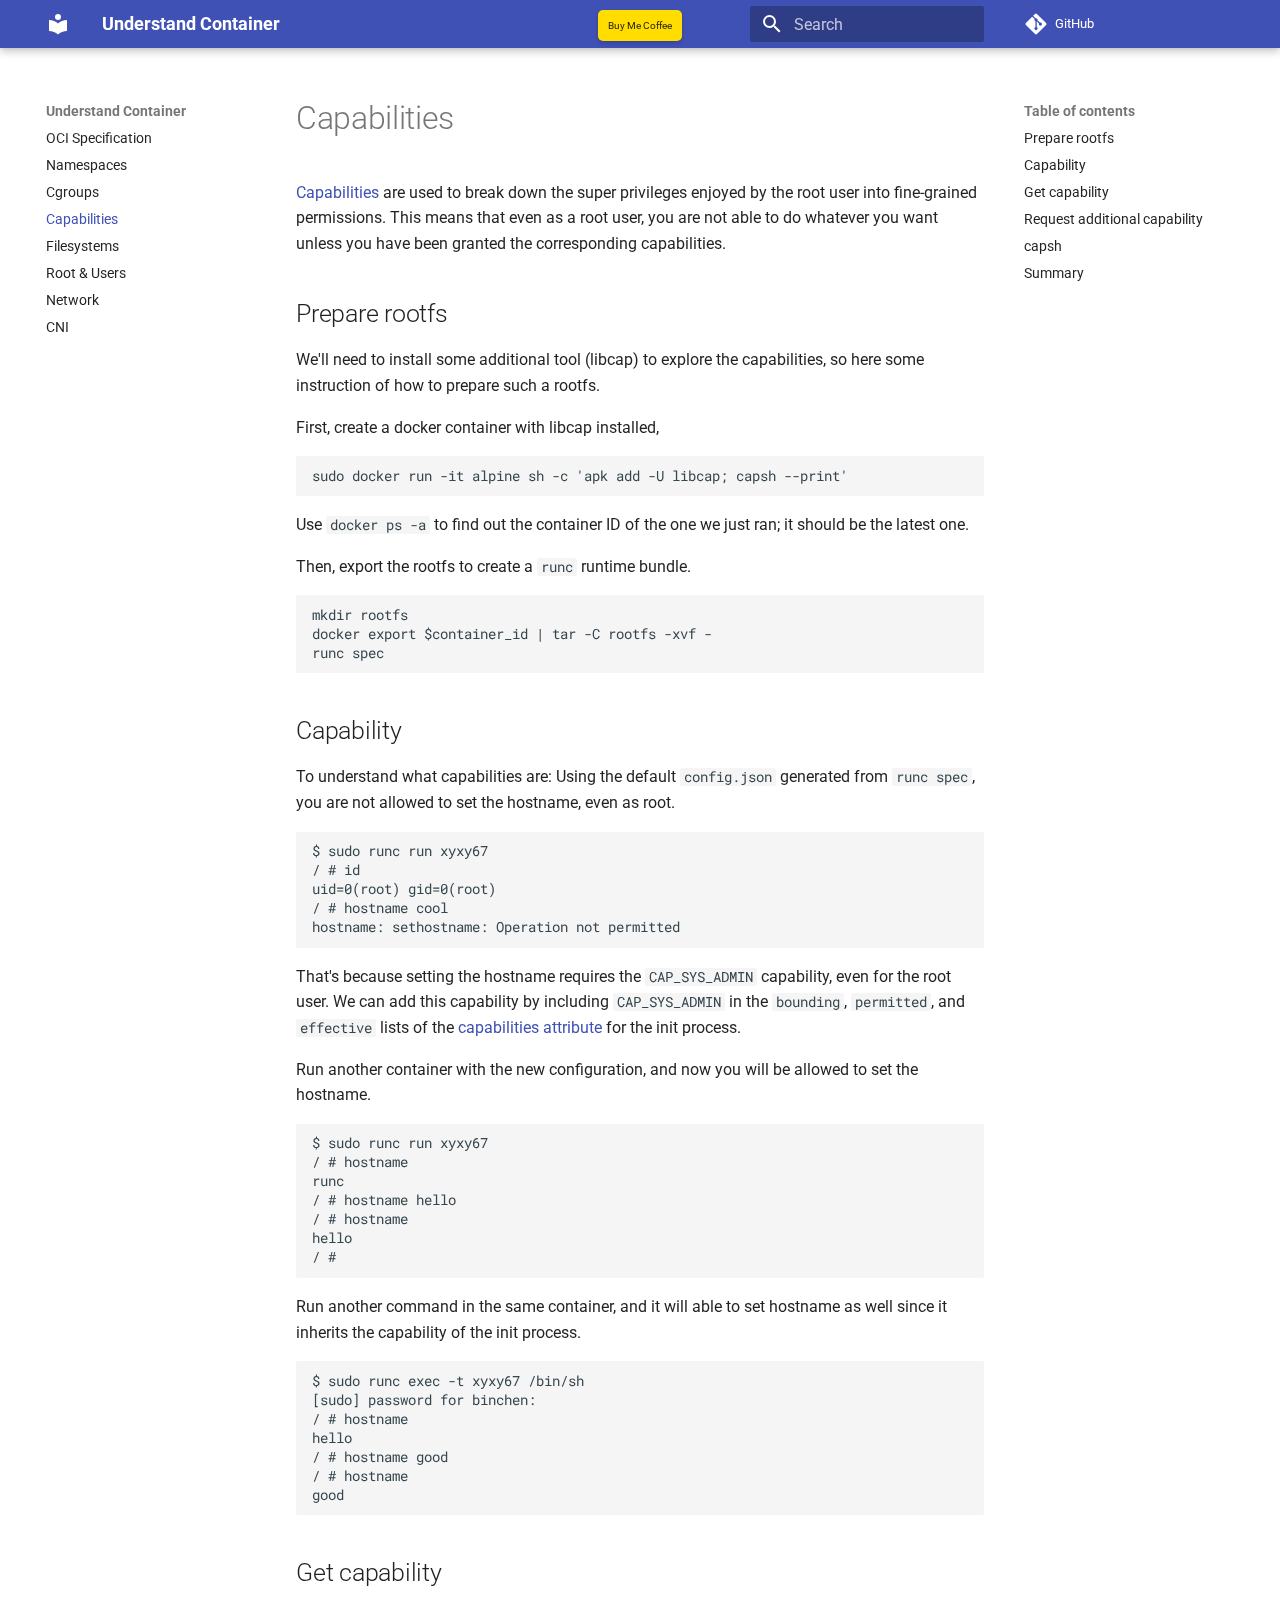
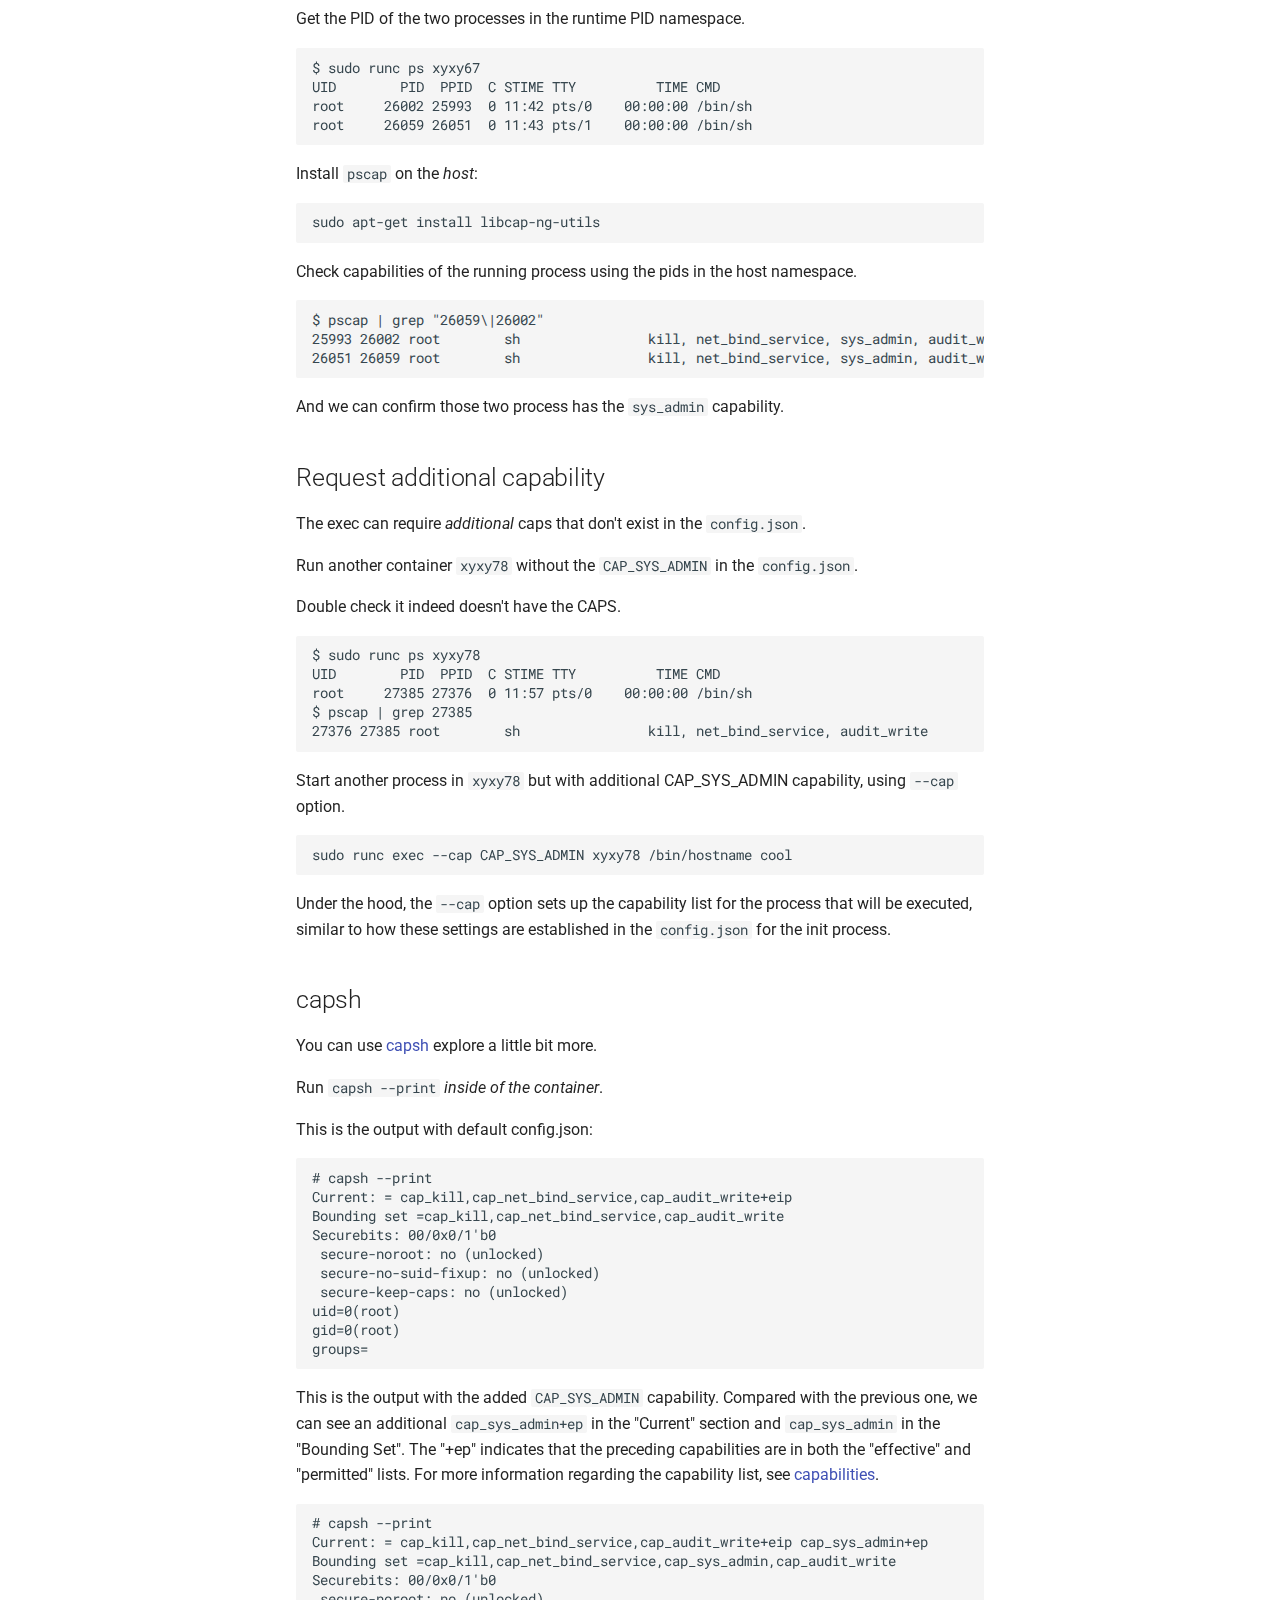
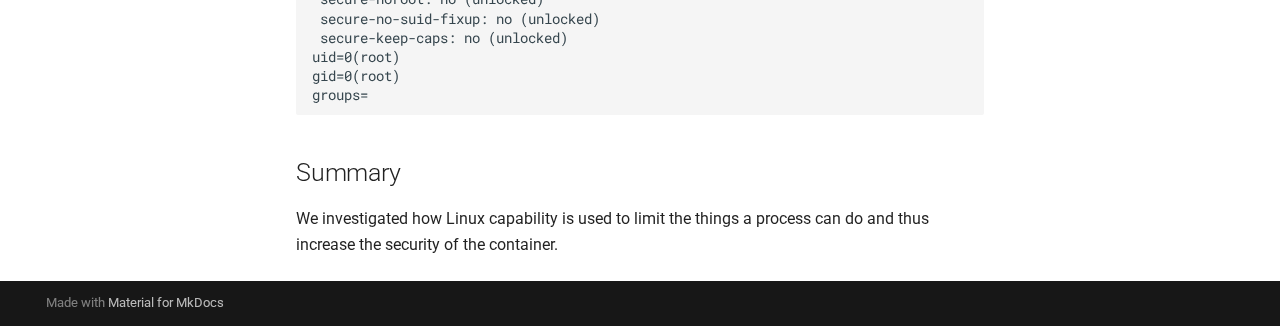
<file: ch4/index.html>
<!doctype html>
<html lang="en" class="no-js">
  <head>
    
      <meta charset="utf-8">
      <meta name="viewport" content="width=device-width,initial-scale=1">
      
      
      
      
        <link rel="prev" href="../ch3/">
      
      
        <link rel="next" href="../ch5/">
      
      
      <link rel="icon" href="../assets/images/favicon.png">
      <meta name="generator" content="mkdocs-1.6.0, mkdocs-material-9.5.28">
    
    
      
        <title>Capabilities - Understand Container</title>
      
    
    
      <link rel="stylesheet" href="../assets/stylesheets/main.6543a935.min.css">
      
      


    
    
      
    
    
      
        
        
        <link rel="preconnect" href="https://fonts.gstatic.com" crossorigin>
        <link rel="stylesheet" href="https://fonts.googleapis.com/css?family=Roboto:300,300i,400,400i,700,700i%7CRoboto+Mono:400,400i,700,700i&display=fallback">
        <style>:root{--md-text-font:"Roboto";--md-code-font:"Roboto Mono"}</style>
      
    
    
      <link rel="stylesheet" href="../assets/custom.css">
    
    <script>__md_scope=new URL("..",location),__md_hash=e=>[...e].reduce((e,_)=>(e<<5)-e+_.charCodeAt(0),0),__md_get=(e,_=localStorage,t=__md_scope)=>JSON.parse(_.getItem(t.pathname+"."+e)),__md_set=(e,_,t=localStorage,a=__md_scope)=>{try{t.setItem(a.pathname+"."+e,JSON.stringify(_))}catch(e){}}</script>
    
      

    
    
    
  </head>
  
  
    <body dir="ltr">
  
    
    <input class="md-toggle" data-md-toggle="drawer" type="checkbox" id="__drawer" autocomplete="off">
    <input class="md-toggle" data-md-toggle="search" type="checkbox" id="__search" autocomplete="off">
    <label class="md-overlay" for="__drawer"></label>
    <div data-md-component="skip">
      
        
        <a href="#capabilities" class="md-skip">
          Skip to content
        </a>
      
    </div>
    <div data-md-component="announce">
      
    </div>
    
    
      

  

<header class="md-header md-header--shadow" data-md-component="header">
  <nav class="md-header__inner md-grid" aria-label="Header">
    <a href=".." title="Understand Container" class="md-header__button md-logo" aria-label="Understand Container" data-md-component="logo">
      
  
  <svg xmlns="http://www.w3.org/2000/svg" viewBox="0 0 24 24"><path d="M12 8a3 3 0 0 0 3-3 3 3 0 0 0-3-3 3 3 0 0 0-3 3 3 3 0 0 0 3 3m0 3.54C9.64 9.35 6.5 8 3 8v11c3.5 0 6.64 1.35 9 3.54 2.36-2.19 5.5-3.54 9-3.54V8c-3.5 0-6.64 1.35-9 3.54Z"/></svg>

    </a>
    <label class="md-header__button md-icon" for="__drawer">
      
      <svg xmlns="http://www.w3.org/2000/svg" viewBox="0 0 24 24"><path d="M3 6h18v2H3V6m0 5h18v2H3v-2m0 5h18v2H3v-2Z"/></svg>
    </label>
    <div class="md-header__title" data-md-component="header-title">
      <div class="md-header__ellipsis">
        <div class="md-header__topic">
          <span class="md-ellipsis">
            Understand Container
          </span>
        </div>
        <div class="md-header__topic" data-md-component="header-topic">
          <span class="md-ellipsis">
            
              Capabilities
            
          </span>
        </div>
      </div>
    </div>
    
    
      <script>var media,input,key,value,palette=__md_get("__palette");if(palette&&palette.color){"(prefers-color-scheme)"===palette.color.media&&(media=matchMedia("(prefers-color-scheme: light)"),input=document.querySelector(media.matches?"[data-md-color-media='(prefers-color-scheme: light)']":"[data-md-color-media='(prefers-color-scheme: dark)']"),palette.color.media=input.getAttribute("data-md-color-media"),palette.color.scheme=input.getAttribute("data-md-color-scheme"),palette.color.primary=input.getAttribute("data-md-color-primary"),palette.color.accent=input.getAttribute("data-md-color-accent"));for([key,value]of Object.entries(palette.color))document.body.setAttribute("data-md-color-"+key,value)}</script>
    
    
    
      <label class="md-header__button md-icon" for="__search">
        
        <svg xmlns="http://www.w3.org/2000/svg" viewBox="0 0 24 24"><path d="M9.5 3A6.5 6.5 0 0 1 16 9.5c0 1.61-.59 3.09-1.56 4.23l.27.27h.79l5 5-1.5 1.5-5-5v-.79l-.27-.27A6.516 6.516 0 0 1 9.5 16 6.5 6.5 0 0 1 3 9.5 6.5 6.5 0 0 1 9.5 3m0 2C7 5 5 7 5 9.5S7 14 9.5 14 14 12 14 9.5 12 5 9.5 5Z"/></svg>
      </label>
      <div class="md-search" data-md-component="search" role="dialog">
  <label class="md-search__overlay" for="__search"></label>
  <div class="md-search__inner" role="search">
    <form class="md-search__form" name="search">
      <input type="text" class="md-search__input" name="query" aria-label="Search" placeholder="Search" autocapitalize="off" autocorrect="off" autocomplete="off" spellcheck="false" data-md-component="search-query" required>
      <label class="md-search__icon md-icon" for="__search">
        
        <svg xmlns="http://www.w3.org/2000/svg" viewBox="0 0 24 24"><path d="M9.5 3A6.5 6.5 0 0 1 16 9.5c0 1.61-.59 3.09-1.56 4.23l.27.27h.79l5 5-1.5 1.5-5-5v-.79l-.27-.27A6.516 6.516 0 0 1 9.5 16 6.5 6.5 0 0 1 3 9.5 6.5 6.5 0 0 1 9.5 3m0 2C7 5 5 7 5 9.5S7 14 9.5 14 14 12 14 9.5 12 5 9.5 5Z"/></svg>
        
        <svg xmlns="http://www.w3.org/2000/svg" viewBox="0 0 24 24"><path d="M20 11v2H8l5.5 5.5-1.42 1.42L4.16 12l7.92-7.92L13.5 5.5 8 11h12Z"/></svg>
      </label>
      <nav class="md-search__options" aria-label="Search">
        
        <button type="reset" class="md-search__icon md-icon" title="Clear" aria-label="Clear" tabindex="-1">
          
          <svg xmlns="http://www.w3.org/2000/svg" viewBox="0 0 24 24"><path d="M19 6.41 17.59 5 12 10.59 6.41 5 5 6.41 10.59 12 5 17.59 6.41 19 12 13.41 17.59 19 19 17.59 13.41 12 19 6.41Z"/></svg>
        </button>
      </nav>
      
    </form>
    <div class="md-search__output">
      <div class="md-search__scrollwrap" tabindex="0" data-md-scrollfix>
        <div class="md-search-result" data-md-component="search-result">
          <div class="md-search-result__meta">
            Initializing search
          </div>
          <ol class="md-search-result__list" role="presentation"></ol>
        </div>
      </div>
    </div>
  </div>
</div>
    
    
      <div class="md-header__source">
        <a href="https://github.com/binchenX/understand_container" title="Go to repository" class="md-source" data-md-component="source">
  <div class="md-source__icon md-icon">
    
    <svg xmlns="http://www.w3.org/2000/svg" viewBox="0 0 448 512"><!--! Font Awesome Free 6.5.2 by @fontawesome - https://fontawesome.com License - https://fontawesome.com/license/free (Icons: CC BY 4.0, Fonts: SIL OFL 1.1, Code: MIT License) Copyright 2024 Fonticons, Inc.--><path d="M439.55 236.05 244 40.45a28.87 28.87 0 0 0-40.81 0l-40.66 40.63 51.52 51.52c27.06-9.14 52.68 16.77 43.39 43.68l49.66 49.66c34.23-11.8 61.18 31 35.47 56.69-26.49 26.49-70.21-2.87-56-37.34L240.22 199v121.85c25.3 12.54 22.26 41.85 9.08 55a34.34 34.34 0 0 1-48.55 0c-17.57-17.6-11.07-46.91 11.25-56v-123c-20.8-8.51-24.6-30.74-18.64-45L142.57 101 8.45 235.14a28.86 28.86 0 0 0 0 40.81l195.61 195.6a28.86 28.86 0 0 0 40.8 0l194.69-194.69a28.86 28.86 0 0 0 0-40.81z"/></svg>
  </div>
  <div class="md-source__repository">
    GitHub
  </div>
</a>
      </div>
    
  </nav>
  
</header>
    
    <div class="md-container" data-md-component="container">
      
      
        
          
        
      
      <main class="md-main" data-md-component="main">
        <div class="md-main__inner md-grid">
          
            
              
              <div class="md-sidebar md-sidebar--primary" data-md-component="sidebar" data-md-type="navigation" >
                <div class="md-sidebar__scrollwrap">
                  <div class="md-sidebar__inner">
                    



<nav class="md-nav md-nav--primary" aria-label="Navigation" data-md-level="0">
  <label class="md-nav__title" for="__drawer">
    <a href=".." title="Understand Container" class="md-nav__button md-logo" aria-label="Understand Container" data-md-component="logo">
      
  
  <svg xmlns="http://www.w3.org/2000/svg" viewBox="0 0 24 24"><path d="M12 8a3 3 0 0 0 3-3 3 3 0 0 0-3-3 3 3 0 0 0-3 3 3 3 0 0 0 3 3m0 3.54C9.64 9.35 6.5 8 3 8v11c3.5 0 6.64 1.35 9 3.54 2.36-2.19 5.5-3.54 9-3.54V8c-3.5 0-6.64 1.35-9 3.54Z"/></svg>

    </a>
    Understand Container
  </label>
  
    <div class="md-nav__source">
      <a href="https://github.com/binchenX/understand_container" title="Go to repository" class="md-source" data-md-component="source">
  <div class="md-source__icon md-icon">
    
    <svg xmlns="http://www.w3.org/2000/svg" viewBox="0 0 448 512"><!--! Font Awesome Free 6.5.2 by @fontawesome - https://fontawesome.com License - https://fontawesome.com/license/free (Icons: CC BY 4.0, Fonts: SIL OFL 1.1, Code: MIT License) Copyright 2024 Fonticons, Inc.--><path d="M439.55 236.05 244 40.45a28.87 28.87 0 0 0-40.81 0l-40.66 40.63 51.52 51.52c27.06-9.14 52.68 16.77 43.39 43.68l49.66 49.66c34.23-11.8 61.18 31 35.47 56.69-26.49 26.49-70.21-2.87-56-37.34L240.22 199v121.85c25.3 12.54 22.26 41.85 9.08 55a34.34 34.34 0 0 1-48.55 0c-17.57-17.6-11.07-46.91 11.25-56v-123c-20.8-8.51-24.6-30.74-18.64-45L142.57 101 8.45 235.14a28.86 28.86 0 0 0 0 40.81l195.61 195.6a28.86 28.86 0 0 0 40.8 0l194.69-194.69a28.86 28.86 0 0 0 0-40.81z"/></svg>
  </div>
  <div class="md-source__repository">
    GitHub
  </div>
</a>
    </div>
  
  <ul class="md-nav__list" data-md-scrollfix>
    
      
      
  
  
  
  
    <li class="md-nav__item">
      <a href="../ch1/" class="md-nav__link">
        
  
  <span class="md-ellipsis">
    OCI Specification
  </span>
  

      </a>
    </li>
  

    
      
      
  
  
  
  
    <li class="md-nav__item">
      <a href="../ch2/" class="md-nav__link">
        
  
  <span class="md-ellipsis">
    Namespaces
  </span>
  

      </a>
    </li>
  

    
      
      
  
  
  
  
    <li class="md-nav__item">
      <a href="../ch3/" class="md-nav__link">
        
  
  <span class="md-ellipsis">
    Cgroups
  </span>
  

      </a>
    </li>
  

    
      
      
  
  
    
  
  
  
    <li class="md-nav__item md-nav__item--active">
      
      <input class="md-nav__toggle md-toggle" type="checkbox" id="__toc">
      
      
        
      
      
        <label class="md-nav__link md-nav__link--active" for="__toc">
          
  
  <span class="md-ellipsis">
    Capabilities
  </span>
  

          <span class="md-nav__icon md-icon"></span>
        </label>
      
      <a href="./" class="md-nav__link md-nav__link--active">
        
  
  <span class="md-ellipsis">
    Capabilities
  </span>
  

      </a>
      
        

<nav class="md-nav md-nav--secondary" aria-label="Table of contents">
  
  
  
    
  
  
    <label class="md-nav__title" for="__toc">
      <span class="md-nav__icon md-icon"></span>
      Table of contents
    </label>
    <ul class="md-nav__list" data-md-component="toc" data-md-scrollfix>
      
        <li class="md-nav__item">
  <a href="#prepare-rootfs" class="md-nav__link">
    <span class="md-ellipsis">
      Prepare rootfs
    </span>
  </a>
  
</li>
      
        <li class="md-nav__item">
  <a href="#capability" class="md-nav__link">
    <span class="md-ellipsis">
      Capability
    </span>
  </a>
  
</li>
      
        <li class="md-nav__item">
  <a href="#get-capability" class="md-nav__link">
    <span class="md-ellipsis">
      Get capability
    </span>
  </a>
  
</li>
      
        <li class="md-nav__item">
  <a href="#request-additional-capability" class="md-nav__link">
    <span class="md-ellipsis">
      Request additional capability
    </span>
  </a>
  
</li>
      
        <li class="md-nav__item">
  <a href="#capsh" class="md-nav__link">
    <span class="md-ellipsis">
      capsh
    </span>
  </a>
  
</li>
      
        <li class="md-nav__item">
  <a href="#summary" class="md-nav__link">
    <span class="md-ellipsis">
      Summary
    </span>
  </a>
  
</li>
      
    </ul>
  
</nav>
      
    </li>
  

    
      
      
  
  
  
  
    <li class="md-nav__item">
      <a href="../ch5/" class="md-nav__link">
        
  
  <span class="md-ellipsis">
    Filesystems
  </span>
  

      </a>
    </li>
  

    
      
      
  
  
  
  
    <li class="md-nav__item">
      <a href="../ch6/" class="md-nav__link">
        
  
  <span class="md-ellipsis">
    Root & Users
  </span>
  

      </a>
    </li>
  

    
      
      
  
  
  
  
    <li class="md-nav__item">
      <a href="../ch7/" class="md-nav__link">
        
  
  <span class="md-ellipsis">
    Network
  </span>
  

      </a>
    </li>
  

    
      
      
  
  
  
  
    <li class="md-nav__item">
      <a href="../ch8/" class="md-nav__link">
        
  
  <span class="md-ellipsis">
    CNI
  </span>
  

      </a>
    </li>
  

    
  </ul>
</nav>
                  </div>
                </div>
              </div>
            
            
              
              <div class="md-sidebar md-sidebar--secondary" data-md-component="sidebar" data-md-type="toc" >
                <div class="md-sidebar__scrollwrap">
                  <div class="md-sidebar__inner">
                    

<nav class="md-nav md-nav--secondary" aria-label="Table of contents">
  
  
  
    
  
  
    <label class="md-nav__title" for="__toc">
      <span class="md-nav__icon md-icon"></span>
      Table of contents
    </label>
    <ul class="md-nav__list" data-md-component="toc" data-md-scrollfix>
      
        <li class="md-nav__item">
  <a href="#prepare-rootfs" class="md-nav__link">
    <span class="md-ellipsis">
      Prepare rootfs
    </span>
  </a>
  
</li>
      
        <li class="md-nav__item">
  <a href="#capability" class="md-nav__link">
    <span class="md-ellipsis">
      Capability
    </span>
  </a>
  
</li>
      
        <li class="md-nav__item">
  <a href="#get-capability" class="md-nav__link">
    <span class="md-ellipsis">
      Get capability
    </span>
  </a>
  
</li>
      
        <li class="md-nav__item">
  <a href="#request-additional-capability" class="md-nav__link">
    <span class="md-ellipsis">
      Request additional capability
    </span>
  </a>
  
</li>
      
        <li class="md-nav__item">
  <a href="#capsh" class="md-nav__link">
    <span class="md-ellipsis">
      capsh
    </span>
  </a>
  
</li>
      
        <li class="md-nav__item">
  <a href="#summary" class="md-nav__link">
    <span class="md-ellipsis">
      Summary
    </span>
  </a>
  
</li>
      
    </ul>
  
</nav>
                  </div>
                </div>
              </div>
            
          
          
            <div class="md-content" data-md-component="content">
              <article class="md-content__inner md-typeset">
                
                  

  
  


<h1 id="capabilities">Capabilities</h1>
<p><a href="http://man7.org/linux/man-pages/man7/capabilities.7.html">Capabilities</a> are used to break down the super privileges enjoyed by the root user into fine-grained permissions. This means that even as a root user, you are not able to do whatever you want unless you have been granted the corresponding capabilities.</p>
<h2 id="prepare-rootfs">Prepare rootfs</h2>
<p>We'll need to install some additional tool (libcap) to explore the capabilities, so here some instruction of how to prepare such a rootfs.</p>
<p>First, create a docker container with libcap installed,</p>
<pre><code>sudo docker run -it alpine sh -c 'apk add -U libcap; capsh --print'
</code></pre>
<p>Use <code>docker ps -a</code> to find out the container ID of the one we just ran; it should be the latest one.</p>
<p>Then, export the rootfs to create a <code>runc</code> runtime bundle.</p>
<pre><code>mkdir rootfs
docker export $container_id | tar -C rootfs -xvf -
runc spec
</code></pre>
<h2 id="capability">Capability</h2>
<p>To understand what capabilities are: Using the default <code>config.json</code> generated from <code>runc spec</code>, you are not allowed to set the hostname, even as root.</p>
<pre><code>$ sudo runc run xyxy67
/ # id
uid=0(root) gid=0(root)
/ # hostname cool
hostname: sethostname: Operation not permitted
</code></pre>
<p>That's because setting the hostname requires the <code>CAP_SYS_ADMIN</code> capability, even for the root user. We can add this capability by including <code>CAP_SYS_ADMIN</code> in the <code>bounding</code>, <code>permitted</code>, and <code>effective</code> lists of the <a href="https://github.com/opencontainers/runtime-spec/blob/master/config.md#linux-process">capabilities attribute</a> for the init process.</p>
<p>Run another container with the new configuration, and now you will be allowed to set the hostname.</p>
<pre><code>$ sudo runc run xyxy67
/ # hostname
runc
/ # hostname hello
/ # hostname
hello
/ #
</code></pre>
<p>Run another command in the same container, and it will able to set hostname as well since it inherits the capability of the init process.</p>
<pre><code>$ sudo runc exec -t xyxy67 /bin/sh
[sudo] password for binchen:
/ # hostname
hello
/ # hostname good
/ # hostname
good
</code></pre>
<h2 id="get-capability">Get capability</h2>
<p>Get the PID of the two processes in the runtime PID namespace.</p>
<pre><code>$ sudo runc ps xyxy67
UID        PID  PPID  C STIME TTY          TIME CMD
root     26002 25993  0 11:42 pts/0    00:00:00 /bin/sh
root     26059 26051  0 11:43 pts/1    00:00:00 /bin/sh
</code></pre>
<p>Install <code>pscap</code> on the <em>host</em>:</p>
<pre><code>sudo apt-get install libcap-ng-utils
</code></pre>
<p>Check capabilities of the running process using the pids in the host namespace.</p>
<pre><code>$ pscap | grep &quot;26059\|26002&quot;
25993 26002 root        sh                kill, net_bind_service, sys_admin, audit_write
26051 26059 root        sh                kill, net_bind_service, sys_admin, audit_write
</code></pre>
<p>And we can confirm those two process has the <code>sys_admin</code> capability.</p>
<h2 id="request-additional-capability">Request additional capability</h2>
<p>The exec can require <em>additional</em> caps that don't exist in the <code>config.json</code>.</p>
<p>Run another container <code>xyxy78</code> without the <code>CAP_SYS_ADMIN</code> in the <code>config.json</code>.</p>
<p>Double check it indeed doesn't have the CAPS.</p>
<pre><code>$ sudo runc ps xyxy78
UID        PID  PPID  C STIME TTY          TIME CMD
root     27385 27376  0 11:57 pts/0    00:00:00 /bin/sh
$ pscap | grep 27385
27376 27385 root        sh                kill, net_bind_service, audit_write
</code></pre>
<p>Start another process in <code>xyxy78</code> but with additional CAP_SYS_ADMIN capability, using <code>--cap</code> option.</p>
<pre><code>sudo runc exec --cap CAP_SYS_ADMIN xyxy78 /bin/hostname cool
</code></pre>
<p>Under the hood, the <code>--cap</code> option sets up the capability list for the process that will be executed, similar to how these settings are established in the <code>config.json</code> for the init process.</p>
<h2 id="capsh">capsh</h2>
<p>You can use <a href="http://man7.org/linux/man-pages/man1/capsh.1.html">capsh</a> explore a little bit more.</p>
<p>Run <code>capsh --print</code> <em>inside of the container</em>.</p>
<p>This is the output with default config.json:</p>
<pre><code># capsh --print
Current: = cap_kill,cap_net_bind_service,cap_audit_write+eip
Bounding set =cap_kill,cap_net_bind_service,cap_audit_write
Securebits: 00/0x0/1'b0
 secure-noroot: no (unlocked)
 secure-no-suid-fixup: no (unlocked)
 secure-keep-caps: no (unlocked)
uid=0(root)
gid=0(root)
groups=
</code></pre>
<p>This is the output with the added <code>CAP_SYS_ADMIN</code> capability. Compared with the previous one, we can see an additional <code>cap_sys_admin+ep</code> in the "Current" section and <code>cap_sys_admin</code> in the "Bounding Set". The "+ep" indicates that the preceding capabilities are in both the "effective" and "permitted" lists. For more information regarding the capability list, see <a href="http://man7.org/linux/man-pages/man7/capabilities.7.html">capabilities</a>.</p>
<pre><code># capsh --print
Current: = cap_kill,cap_net_bind_service,cap_audit_write+eip cap_sys_admin+ep
Bounding set =cap_kill,cap_net_bind_service,cap_sys_admin,cap_audit_write
Securebits: 00/0x0/1'b0
 secure-noroot: no (unlocked)
 secure-no-suid-fixup: no (unlocked)
 secure-keep-caps: no (unlocked)
uid=0(root)
gid=0(root)
groups=
</code></pre>
<h2 id="summary">Summary</h2>
<p>We investigated how Linux capability is used to limit the things a process can do and thus increase the security of the container.</p>












                
              </article>
            </div>
          
          
<script>var target=document.getElementById(location.hash.slice(1));target&&target.name&&(target.checked=target.name.startsWith("__tabbed_"))</script>
        </div>
        
      </main>
      
        <footer class="md-footer">
  
  <div class="md-footer-meta md-typeset">
    <div class="md-footer-meta__inner md-grid">
      <div class="md-copyright">
  
  
    Made with
    <a href="https://squidfunk.github.io/mkdocs-material/" target="_blank" rel="noopener">
      Material for MkDocs
    </a>
  
</div>
      
    </div>
  </div>
</footer>
      
    </div>
    <div class="md-dialog" data-md-component="dialog">
      <div class="md-dialog__inner md-typeset"></div>
    </div>
    
    
    <script id="__config" type="application/json">{"base": "..", "features": [], "search": "../assets/javascripts/workers/search.b8dbb3d2.min.js", "translations": {"clipboard.copied": "Copied to clipboard", "clipboard.copy": "Copy to clipboard", "search.result.more.one": "1 more on this page", "search.result.more.other": "# more on this page", "search.result.none": "No matching documents", "search.result.one": "1 matching document", "search.result.other": "# matching documents", "search.result.placeholder": "Type to start searching", "search.result.term.missing": "Missing", "select.version": "Select version"}}</script>
    
    
      <script src="../assets/javascripts/bundle.fe8b6f2b.min.js"></script>
      
        <script src="../assets/inject-link.js"></script>
      
    
  </body>
</html>
</file>
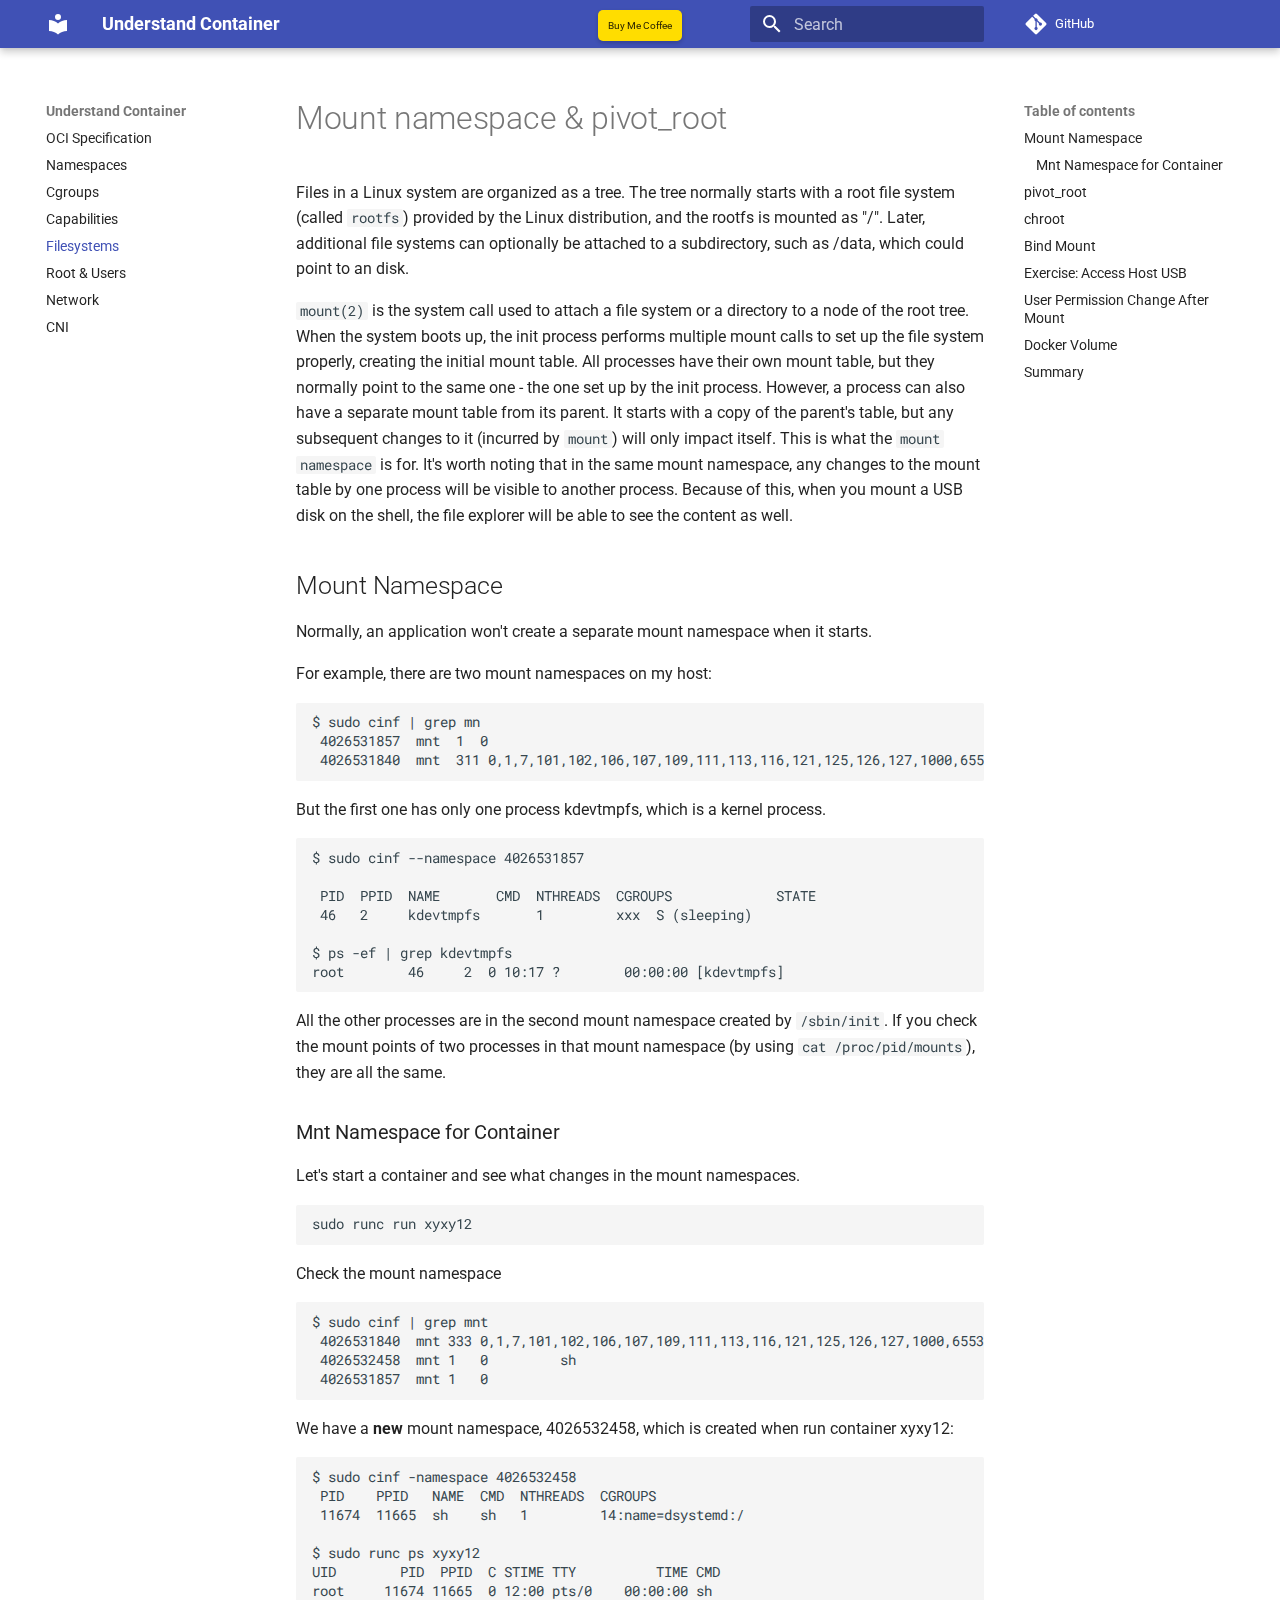
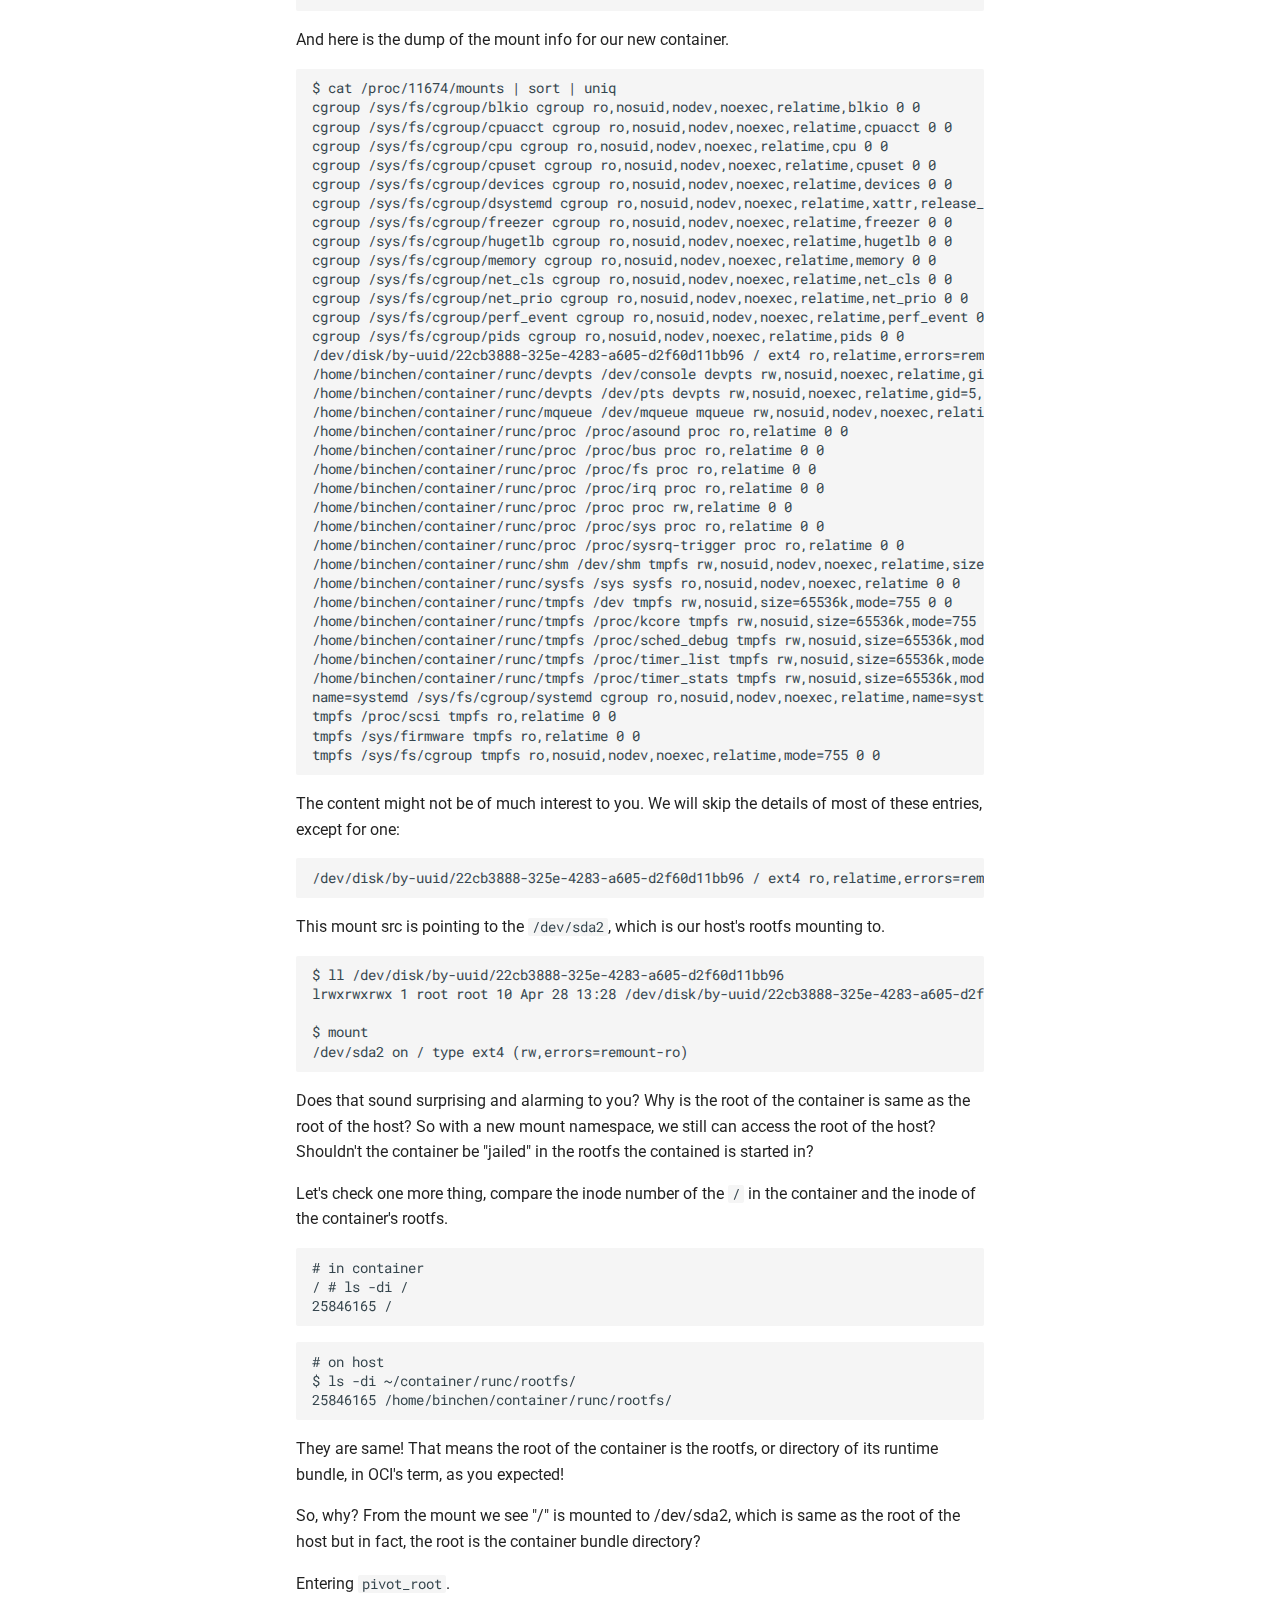
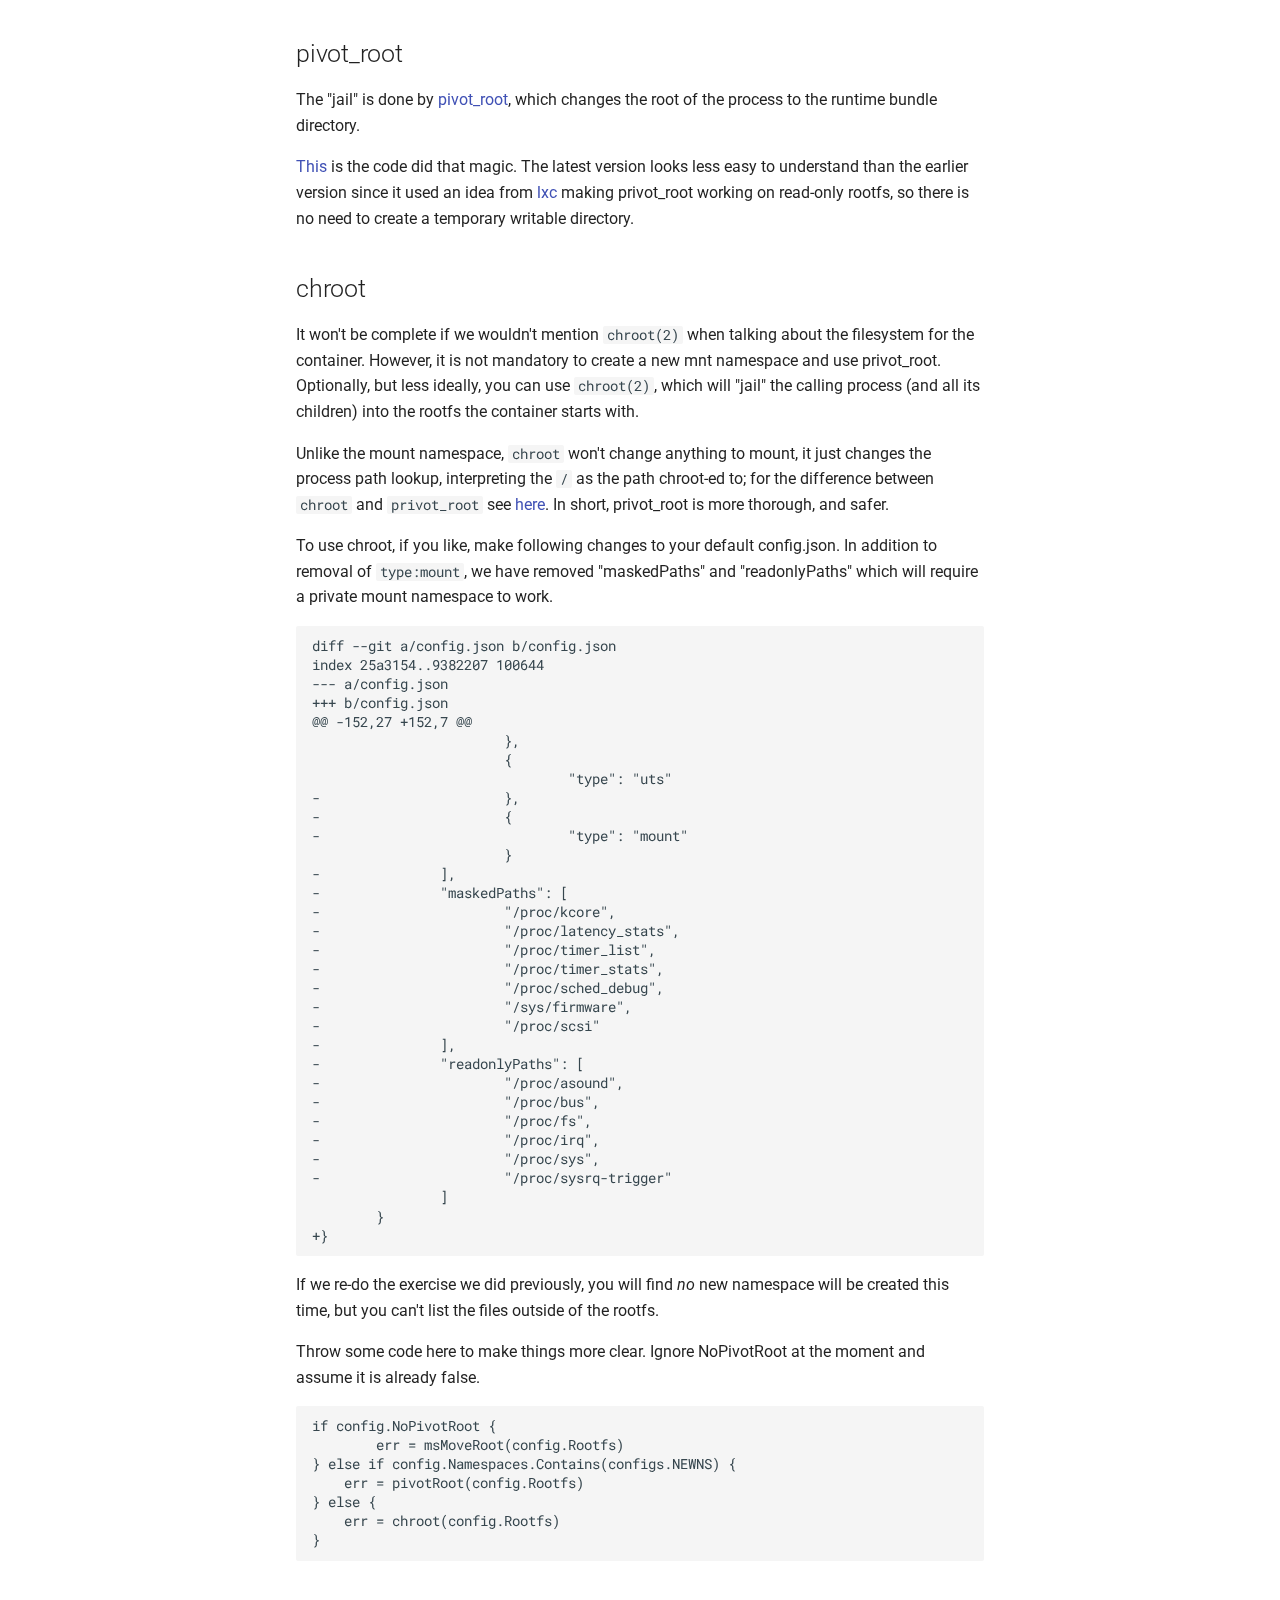
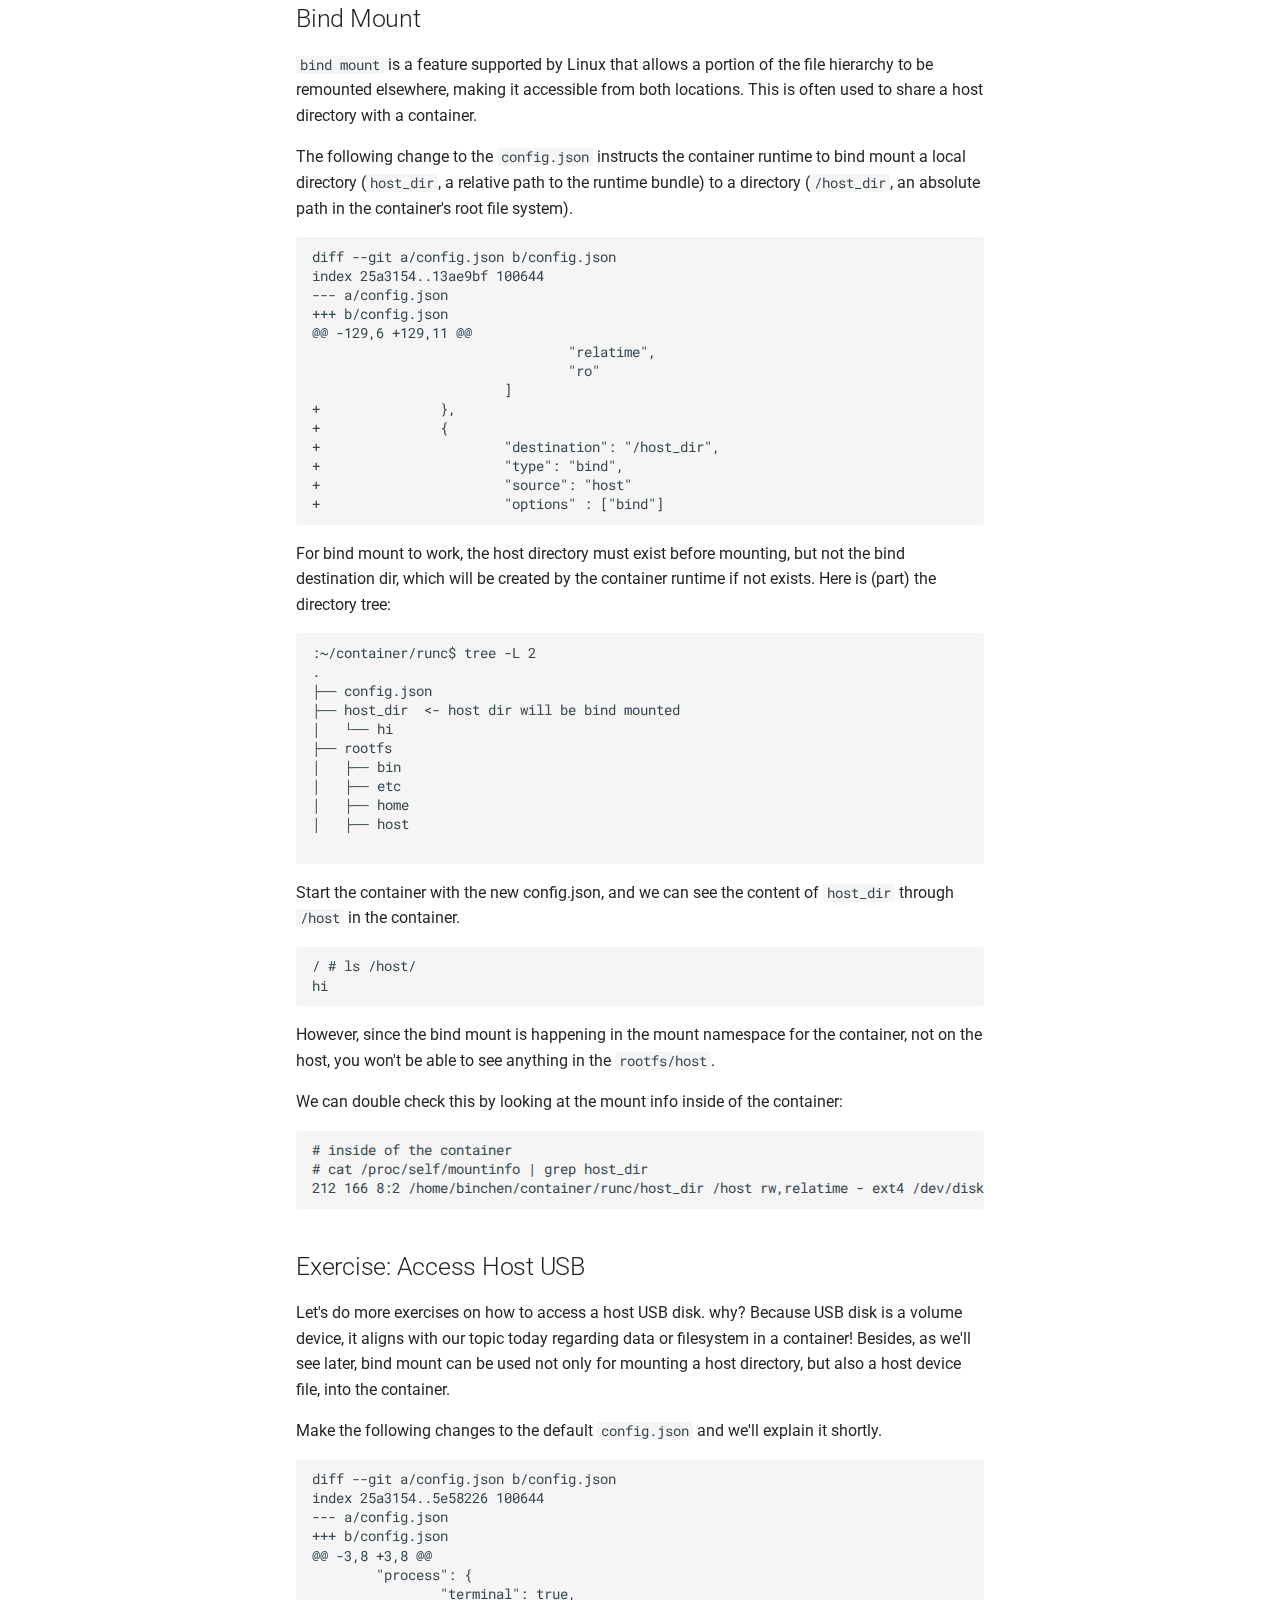
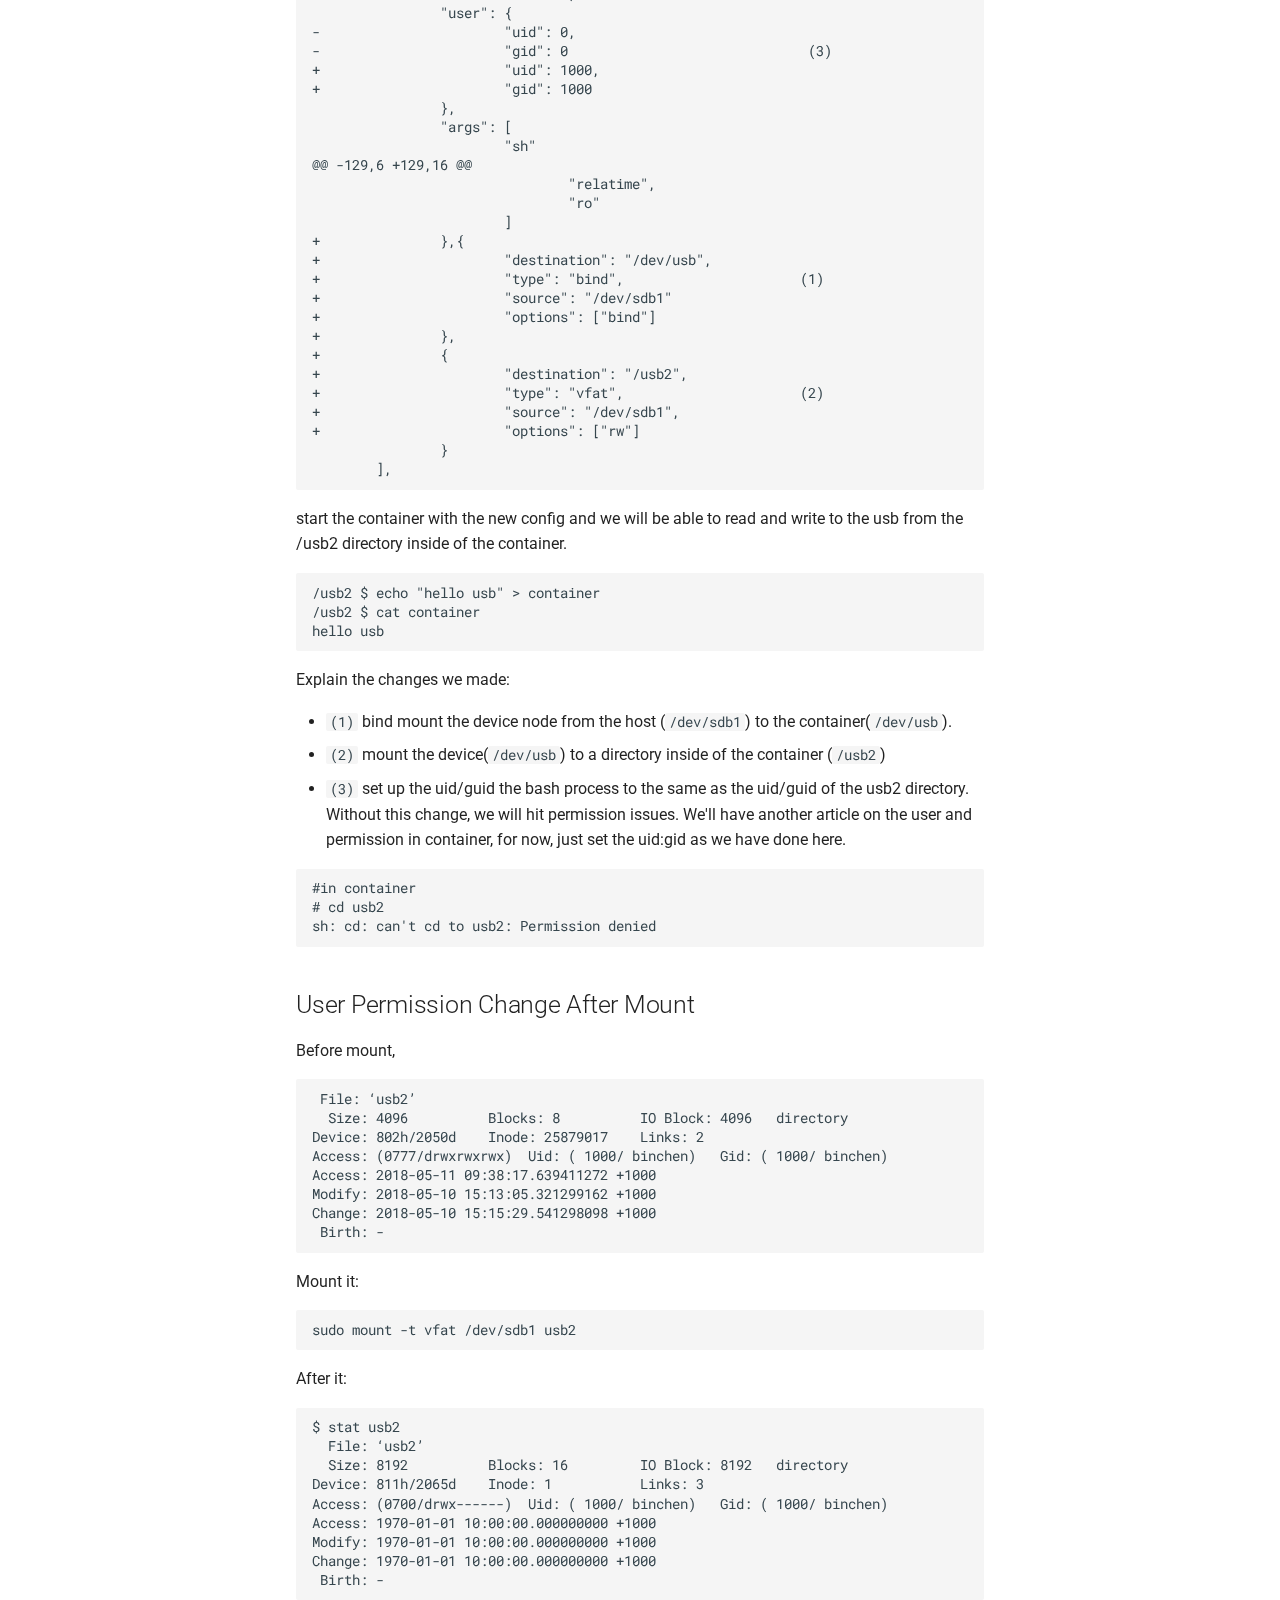
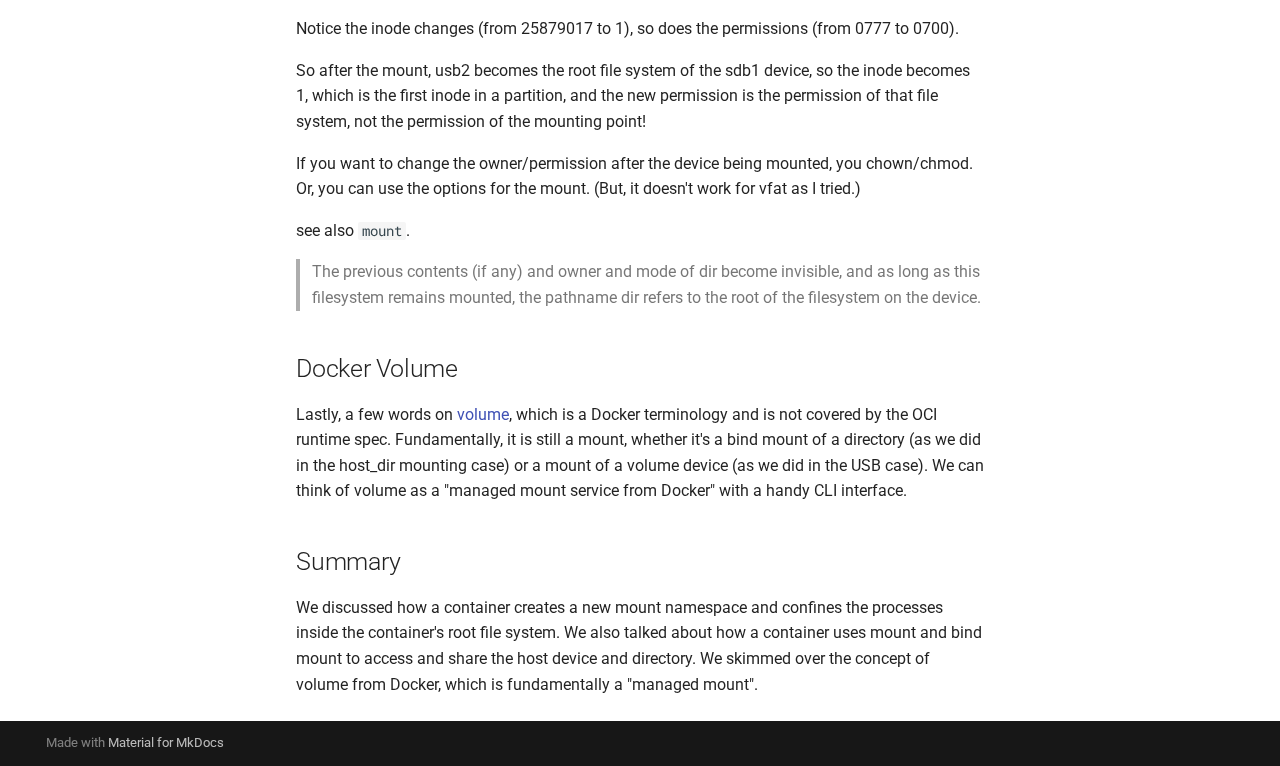
<file: ch5/index.html>
<!doctype html>
<html lang="en" class="no-js">
  <head>
    
      <meta charset="utf-8">
      <meta name="viewport" content="width=device-width,initial-scale=1">
      
      
      
      
        <link rel="prev" href="../ch4/">
      
      
        <link rel="next" href="../ch6/">
      
      
      <link rel="icon" href="../assets/images/favicon.png">
      <meta name="generator" content="mkdocs-1.6.0, mkdocs-material-9.5.28">
    
    
      
        <title>Filesystems - Understand Container</title>
      
    
    
      <link rel="stylesheet" href="../assets/stylesheets/main.6543a935.min.css">
      
      


    
    
      
    
    
      
        
        
        <link rel="preconnect" href="https://fonts.gstatic.com" crossorigin>
        <link rel="stylesheet" href="https://fonts.googleapis.com/css?family=Roboto:300,300i,400,400i,700,700i%7CRoboto+Mono:400,400i,700,700i&display=fallback">
        <style>:root{--md-text-font:"Roboto";--md-code-font:"Roboto Mono"}</style>
      
    
    
      <link rel="stylesheet" href="../assets/custom.css">
    
    <script>__md_scope=new URL("..",location),__md_hash=e=>[...e].reduce((e,_)=>(e<<5)-e+_.charCodeAt(0),0),__md_get=(e,_=localStorage,t=__md_scope)=>JSON.parse(_.getItem(t.pathname+"."+e)),__md_set=(e,_,t=localStorage,a=__md_scope)=>{try{t.setItem(a.pathname+"."+e,JSON.stringify(_))}catch(e){}}</script>
    
      

    
    
    
  </head>
  
  
    <body dir="ltr">
  
    
    <input class="md-toggle" data-md-toggle="drawer" type="checkbox" id="__drawer" autocomplete="off">
    <input class="md-toggle" data-md-toggle="search" type="checkbox" id="__search" autocomplete="off">
    <label class="md-overlay" for="__drawer"></label>
    <div data-md-component="skip">
      
        
        <a href="#mount-namespace-pivot_root" class="md-skip">
          Skip to content
        </a>
      
    </div>
    <div data-md-component="announce">
      
    </div>
    
    
      

  

<header class="md-header md-header--shadow" data-md-component="header">
  <nav class="md-header__inner md-grid" aria-label="Header">
    <a href=".." title="Understand Container" class="md-header__button md-logo" aria-label="Understand Container" data-md-component="logo">
      
  
  <svg xmlns="http://www.w3.org/2000/svg" viewBox="0 0 24 24"><path d="M12 8a3 3 0 0 0 3-3 3 3 0 0 0-3-3 3 3 0 0 0-3 3 3 3 0 0 0 3 3m0 3.54C9.64 9.35 6.5 8 3 8v11c3.5 0 6.64 1.35 9 3.54 2.36-2.19 5.5-3.54 9-3.54V8c-3.5 0-6.64 1.35-9 3.54Z"/></svg>

    </a>
    <label class="md-header__button md-icon" for="__drawer">
      
      <svg xmlns="http://www.w3.org/2000/svg" viewBox="0 0 24 24"><path d="M3 6h18v2H3V6m0 5h18v2H3v-2m0 5h18v2H3v-2Z"/></svg>
    </label>
    <div class="md-header__title" data-md-component="header-title">
      <div class="md-header__ellipsis">
        <div class="md-header__topic">
          <span class="md-ellipsis">
            Understand Container
          </span>
        </div>
        <div class="md-header__topic" data-md-component="header-topic">
          <span class="md-ellipsis">
            
              Filesystems
            
          </span>
        </div>
      </div>
    </div>
    
    
      <script>var media,input,key,value,palette=__md_get("__palette");if(palette&&palette.color){"(prefers-color-scheme)"===palette.color.media&&(media=matchMedia("(prefers-color-scheme: light)"),input=document.querySelector(media.matches?"[data-md-color-media='(prefers-color-scheme: light)']":"[data-md-color-media='(prefers-color-scheme: dark)']"),palette.color.media=input.getAttribute("data-md-color-media"),palette.color.scheme=input.getAttribute("data-md-color-scheme"),palette.color.primary=input.getAttribute("data-md-color-primary"),palette.color.accent=input.getAttribute("data-md-color-accent"));for([key,value]of Object.entries(palette.color))document.body.setAttribute("data-md-color-"+key,value)}</script>
    
    
    
      <label class="md-header__button md-icon" for="__search">
        
        <svg xmlns="http://www.w3.org/2000/svg" viewBox="0 0 24 24"><path d="M9.5 3A6.5 6.5 0 0 1 16 9.5c0 1.61-.59 3.09-1.56 4.23l.27.27h.79l5 5-1.5 1.5-5-5v-.79l-.27-.27A6.516 6.516 0 0 1 9.5 16 6.5 6.5 0 0 1 3 9.5 6.5 6.5 0 0 1 9.5 3m0 2C7 5 5 7 5 9.5S7 14 9.5 14 14 12 14 9.5 12 5 9.5 5Z"/></svg>
      </label>
      <div class="md-search" data-md-component="search" role="dialog">
  <label class="md-search__overlay" for="__search"></label>
  <div class="md-search__inner" role="search">
    <form class="md-search__form" name="search">
      <input type="text" class="md-search__input" name="query" aria-label="Search" placeholder="Search" autocapitalize="off" autocorrect="off" autocomplete="off" spellcheck="false" data-md-component="search-query" required>
      <label class="md-search__icon md-icon" for="__search">
        
        <svg xmlns="http://www.w3.org/2000/svg" viewBox="0 0 24 24"><path d="M9.5 3A6.5 6.5 0 0 1 16 9.5c0 1.61-.59 3.09-1.56 4.23l.27.27h.79l5 5-1.5 1.5-5-5v-.79l-.27-.27A6.516 6.516 0 0 1 9.5 16 6.5 6.5 0 0 1 3 9.5 6.5 6.5 0 0 1 9.5 3m0 2C7 5 5 7 5 9.5S7 14 9.5 14 14 12 14 9.5 12 5 9.5 5Z"/></svg>
        
        <svg xmlns="http://www.w3.org/2000/svg" viewBox="0 0 24 24"><path d="M20 11v2H8l5.5 5.5-1.42 1.42L4.16 12l7.92-7.92L13.5 5.5 8 11h12Z"/></svg>
      </label>
      <nav class="md-search__options" aria-label="Search">
        
        <button type="reset" class="md-search__icon md-icon" title="Clear" aria-label="Clear" tabindex="-1">
          
          <svg xmlns="http://www.w3.org/2000/svg" viewBox="0 0 24 24"><path d="M19 6.41 17.59 5 12 10.59 6.41 5 5 6.41 10.59 12 5 17.59 6.41 19 12 13.41 17.59 19 19 17.59 13.41 12 19 6.41Z"/></svg>
        </button>
      </nav>
      
    </form>
    <div class="md-search__output">
      <div class="md-search__scrollwrap" tabindex="0" data-md-scrollfix>
        <div class="md-search-result" data-md-component="search-result">
          <div class="md-search-result__meta">
            Initializing search
          </div>
          <ol class="md-search-result__list" role="presentation"></ol>
        </div>
      </div>
    </div>
  </div>
</div>
    
    
      <div class="md-header__source">
        <a href="https://github.com/binchenX/understand_container" title="Go to repository" class="md-source" data-md-component="source">
  <div class="md-source__icon md-icon">
    
    <svg xmlns="http://www.w3.org/2000/svg" viewBox="0 0 448 512"><!--! Font Awesome Free 6.5.2 by @fontawesome - https://fontawesome.com License - https://fontawesome.com/license/free (Icons: CC BY 4.0, Fonts: SIL OFL 1.1, Code: MIT License) Copyright 2024 Fonticons, Inc.--><path d="M439.55 236.05 244 40.45a28.87 28.87 0 0 0-40.81 0l-40.66 40.63 51.52 51.52c27.06-9.14 52.68 16.77 43.39 43.68l49.66 49.66c34.23-11.8 61.18 31 35.47 56.69-26.49 26.49-70.21-2.87-56-37.34L240.22 199v121.85c25.3 12.54 22.26 41.85 9.08 55a34.34 34.34 0 0 1-48.55 0c-17.57-17.6-11.07-46.91 11.25-56v-123c-20.8-8.51-24.6-30.74-18.64-45L142.57 101 8.45 235.14a28.86 28.86 0 0 0 0 40.81l195.61 195.6a28.86 28.86 0 0 0 40.8 0l194.69-194.69a28.86 28.86 0 0 0 0-40.81z"/></svg>
  </div>
  <div class="md-source__repository">
    GitHub
  </div>
</a>
      </div>
    
  </nav>
  
</header>
    
    <div class="md-container" data-md-component="container">
      
      
        
          
        
      
      <main class="md-main" data-md-component="main">
        <div class="md-main__inner md-grid">
          
            
              
              <div class="md-sidebar md-sidebar--primary" data-md-component="sidebar" data-md-type="navigation" >
                <div class="md-sidebar__scrollwrap">
                  <div class="md-sidebar__inner">
                    



<nav class="md-nav md-nav--primary" aria-label="Navigation" data-md-level="0">
  <label class="md-nav__title" for="__drawer">
    <a href=".." title="Understand Container" class="md-nav__button md-logo" aria-label="Understand Container" data-md-component="logo">
      
  
  <svg xmlns="http://www.w3.org/2000/svg" viewBox="0 0 24 24"><path d="M12 8a3 3 0 0 0 3-3 3 3 0 0 0-3-3 3 3 0 0 0-3 3 3 3 0 0 0 3 3m0 3.54C9.64 9.35 6.5 8 3 8v11c3.5 0 6.64 1.35 9 3.54 2.36-2.19 5.5-3.54 9-3.54V8c-3.5 0-6.64 1.35-9 3.54Z"/></svg>

    </a>
    Understand Container
  </label>
  
    <div class="md-nav__source">
      <a href="https://github.com/binchenX/understand_container" title="Go to repository" class="md-source" data-md-component="source">
  <div class="md-source__icon md-icon">
    
    <svg xmlns="http://www.w3.org/2000/svg" viewBox="0 0 448 512"><!--! Font Awesome Free 6.5.2 by @fontawesome - https://fontawesome.com License - https://fontawesome.com/license/free (Icons: CC BY 4.0, Fonts: SIL OFL 1.1, Code: MIT License) Copyright 2024 Fonticons, Inc.--><path d="M439.55 236.05 244 40.45a28.87 28.87 0 0 0-40.81 0l-40.66 40.63 51.52 51.52c27.06-9.14 52.68 16.77 43.39 43.68l49.66 49.66c34.23-11.8 61.18 31 35.47 56.69-26.49 26.49-70.21-2.87-56-37.34L240.22 199v121.85c25.3 12.54 22.26 41.85 9.08 55a34.34 34.34 0 0 1-48.55 0c-17.57-17.6-11.07-46.91 11.25-56v-123c-20.8-8.51-24.6-30.74-18.64-45L142.57 101 8.45 235.14a28.86 28.86 0 0 0 0 40.81l195.61 195.6a28.86 28.86 0 0 0 40.8 0l194.69-194.69a28.86 28.86 0 0 0 0-40.81z"/></svg>
  </div>
  <div class="md-source__repository">
    GitHub
  </div>
</a>
    </div>
  
  <ul class="md-nav__list" data-md-scrollfix>
    
      
      
  
  
  
  
    <li class="md-nav__item">
      <a href="../ch1/" class="md-nav__link">
        
  
  <span class="md-ellipsis">
    OCI Specification
  </span>
  

      </a>
    </li>
  

    
      
      
  
  
  
  
    <li class="md-nav__item">
      <a href="../ch2/" class="md-nav__link">
        
  
  <span class="md-ellipsis">
    Namespaces
  </span>
  

      </a>
    </li>
  

    
      
      
  
  
  
  
    <li class="md-nav__item">
      <a href="../ch3/" class="md-nav__link">
        
  
  <span class="md-ellipsis">
    Cgroups
  </span>
  

      </a>
    </li>
  

    
      
      
  
  
  
  
    <li class="md-nav__item">
      <a href="../ch4/" class="md-nav__link">
        
  
  <span class="md-ellipsis">
    Capabilities
  </span>
  

      </a>
    </li>
  

    
      
      
  
  
    
  
  
  
    <li class="md-nav__item md-nav__item--active">
      
      <input class="md-nav__toggle md-toggle" type="checkbox" id="__toc">
      
      
        
      
      
        <label class="md-nav__link md-nav__link--active" for="__toc">
          
  
  <span class="md-ellipsis">
    Filesystems
  </span>
  

          <span class="md-nav__icon md-icon"></span>
        </label>
      
      <a href="./" class="md-nav__link md-nav__link--active">
        
  
  <span class="md-ellipsis">
    Filesystems
  </span>
  

      </a>
      
        

<nav class="md-nav md-nav--secondary" aria-label="Table of contents">
  
  
  
    
  
  
    <label class="md-nav__title" for="__toc">
      <span class="md-nav__icon md-icon"></span>
      Table of contents
    </label>
    <ul class="md-nav__list" data-md-component="toc" data-md-scrollfix>
      
        <li class="md-nav__item">
  <a href="#mount-namespace" class="md-nav__link">
    <span class="md-ellipsis">
      Mount Namespace
    </span>
  </a>
  
    <nav class="md-nav" aria-label="Mount Namespace">
      <ul class="md-nav__list">
        
          <li class="md-nav__item">
  <a href="#mnt-namespace-for-container" class="md-nav__link">
    <span class="md-ellipsis">
      Mnt Namespace for Container
    </span>
  </a>
  
</li>
        
      </ul>
    </nav>
  
</li>
      
        <li class="md-nav__item">
  <a href="#pivot_root" class="md-nav__link">
    <span class="md-ellipsis">
      pivot_root
    </span>
  </a>
  
</li>
      
        <li class="md-nav__item">
  <a href="#chroot" class="md-nav__link">
    <span class="md-ellipsis">
      chroot
    </span>
  </a>
  
</li>
      
        <li class="md-nav__item">
  <a href="#bind-mount" class="md-nav__link">
    <span class="md-ellipsis">
      Bind Mount
    </span>
  </a>
  
</li>
      
        <li class="md-nav__item">
  <a href="#exercise-access-host-usb" class="md-nav__link">
    <span class="md-ellipsis">
      Exercise: Access Host USB
    </span>
  </a>
  
</li>
      
        <li class="md-nav__item">
  <a href="#user-permission-change-after-mount" class="md-nav__link">
    <span class="md-ellipsis">
      User Permission Change After Mount
    </span>
  </a>
  
</li>
      
        <li class="md-nav__item">
  <a href="#docker-volume" class="md-nav__link">
    <span class="md-ellipsis">
      Docker Volume
    </span>
  </a>
  
</li>
      
        <li class="md-nav__item">
  <a href="#summary" class="md-nav__link">
    <span class="md-ellipsis">
      Summary
    </span>
  </a>
  
</li>
      
    </ul>
  
</nav>
      
    </li>
  

    
      
      
  
  
  
  
    <li class="md-nav__item">
      <a href="../ch6/" class="md-nav__link">
        
  
  <span class="md-ellipsis">
    Root & Users
  </span>
  

      </a>
    </li>
  

    
      
      
  
  
  
  
    <li class="md-nav__item">
      <a href="../ch7/" class="md-nav__link">
        
  
  <span class="md-ellipsis">
    Network
  </span>
  

      </a>
    </li>
  

    
      
      
  
  
  
  
    <li class="md-nav__item">
      <a href="../ch8/" class="md-nav__link">
        
  
  <span class="md-ellipsis">
    CNI
  </span>
  

      </a>
    </li>
  

    
  </ul>
</nav>
                  </div>
                </div>
              </div>
            
            
              
              <div class="md-sidebar md-sidebar--secondary" data-md-component="sidebar" data-md-type="toc" >
                <div class="md-sidebar__scrollwrap">
                  <div class="md-sidebar__inner">
                    

<nav class="md-nav md-nav--secondary" aria-label="Table of contents">
  
  
  
    
  
  
    <label class="md-nav__title" for="__toc">
      <span class="md-nav__icon md-icon"></span>
      Table of contents
    </label>
    <ul class="md-nav__list" data-md-component="toc" data-md-scrollfix>
      
        <li class="md-nav__item">
  <a href="#mount-namespace" class="md-nav__link">
    <span class="md-ellipsis">
      Mount Namespace
    </span>
  </a>
  
    <nav class="md-nav" aria-label="Mount Namespace">
      <ul class="md-nav__list">
        
          <li class="md-nav__item">
  <a href="#mnt-namespace-for-container" class="md-nav__link">
    <span class="md-ellipsis">
      Mnt Namespace for Container
    </span>
  </a>
  
</li>
        
      </ul>
    </nav>
  
</li>
      
        <li class="md-nav__item">
  <a href="#pivot_root" class="md-nav__link">
    <span class="md-ellipsis">
      pivot_root
    </span>
  </a>
  
</li>
      
        <li class="md-nav__item">
  <a href="#chroot" class="md-nav__link">
    <span class="md-ellipsis">
      chroot
    </span>
  </a>
  
</li>
      
        <li class="md-nav__item">
  <a href="#bind-mount" class="md-nav__link">
    <span class="md-ellipsis">
      Bind Mount
    </span>
  </a>
  
</li>
      
        <li class="md-nav__item">
  <a href="#exercise-access-host-usb" class="md-nav__link">
    <span class="md-ellipsis">
      Exercise: Access Host USB
    </span>
  </a>
  
</li>
      
        <li class="md-nav__item">
  <a href="#user-permission-change-after-mount" class="md-nav__link">
    <span class="md-ellipsis">
      User Permission Change After Mount
    </span>
  </a>
  
</li>
      
        <li class="md-nav__item">
  <a href="#docker-volume" class="md-nav__link">
    <span class="md-ellipsis">
      Docker Volume
    </span>
  </a>
  
</li>
      
        <li class="md-nav__item">
  <a href="#summary" class="md-nav__link">
    <span class="md-ellipsis">
      Summary
    </span>
  </a>
  
</li>
      
    </ul>
  
</nav>
                  </div>
                </div>
              </div>
            
          
          
            <div class="md-content" data-md-component="content">
              <article class="md-content__inner md-typeset">
                
                  

  
  


<h1 id="mount-namespace-pivot_root">Mount namespace &amp; pivot_root</h1>
<p>Files in a Linux system are organized as a tree. The tree normally starts with a root file system (called <code>rootfs</code>) provided by the Linux distribution, and the rootfs is mounted as "/". Later, additional file systems can optionally be attached to a subdirectory, such as /data, which could point to an disk.</p>
<p><code>mount(2)</code> is the system call used to attach a file system or a directory to a node of the root tree. When the system boots up, the init process performs multiple mount calls to set up the file system properly, creating the initial mount table. All processes have their own mount table, but they normally point to the same one - the one set up by the init process. However, a process can also have a separate mount table from its parent. It starts with a copy of the parent's table, but any subsequent changes to it (incurred by <code>mount</code>) will only impact itself. This is what the <code>mount namespace</code> is for. It's worth noting that in the same mount namespace, any changes to the mount table by one process will be visible to another process. Because of this, when you mount a USB disk on the shell, the file explorer will be able to see the content as well.</p>
<h2 id="mount-namespace">Mount Namespace</h2>
<p>Normally, an application won't create a separate mount namespace when it starts.</p>
<p>For example, there are two mount namespaces on my host:</p>
<pre><code>$ sudo cinf | grep mn
 4026531857  mnt  1  0
 4026531840  mnt  311 0,1,7,101,102,106,107,109,111,113,116,121,125,126,127,1000,65534  /sbin/init
</code></pre>
<p>But the first one has only one process kdevtmpfs, which is a kernel process.</p>
<pre><code>$ sudo cinf --namespace 4026531857

 PID  PPID  NAME       CMD  NTHREADS  CGROUPS             STATE
 46   2     kdevtmpfs       1         xxx  S (sleeping)

$ ps -ef | grep kdevtmpfs
root        46     2  0 10:17 ?        00:00:00 [kdevtmpfs]
</code></pre>
<p>All the other processes are in the second mount namespace created by <code>/sbin/init</code>. If you check the mount points of two processes in that mount namespace (by using <code>cat /proc/pid/mounts</code>), they are all the same.</p>
<h3 id="mnt-namespace-for-container">Mnt Namespace for Container</h3>
<p>Let's start a container and see what changes in the mount namespaces.</p>
<pre><code>sudo runc run xyxy12
</code></pre>
<p>Check the mount namespace</p>
<pre><code>$ sudo cinf | grep mnt
 4026531840  mnt 333 0,1,7,101,102,106,107,109,111,113,116,121,125,126,127,1000,65534  /sbin/init
 4026532458  mnt 1   0         sh
 4026531857  mnt 1   0
</code></pre>
<p>We have a <strong>new</strong> mount namespace, 4026532458, which is created when run container xyxy12:</p>
<pre><code>$ sudo cinf -namespace 4026532458
 PID    PPID   NAME  CMD  NTHREADS  CGROUPS                                            STATE
 11674  11665  sh    sh   1         14:name=dsystemd:/                                 S (sleeping)

$ sudo runc ps xyxy12
UID        PID  PPID  C STIME TTY          TIME CMD
root     11674 11665  0 12:00 pts/0    00:00:00 sh
</code></pre>
<p>And here is the dump of the mount info for our new container.</p>
<pre><code>$ cat /proc/11674/mounts | sort | uniq
cgroup /sys/fs/cgroup/blkio cgroup ro,nosuid,nodev,noexec,relatime,blkio 0 0
cgroup /sys/fs/cgroup/cpuacct cgroup ro,nosuid,nodev,noexec,relatime,cpuacct 0 0
cgroup /sys/fs/cgroup/cpu cgroup ro,nosuid,nodev,noexec,relatime,cpu 0 0
cgroup /sys/fs/cgroup/cpuset cgroup ro,nosuid,nodev,noexec,relatime,cpuset 0 0
cgroup /sys/fs/cgroup/devices cgroup ro,nosuid,nodev,noexec,relatime,devices 0 0
cgroup /sys/fs/cgroup/dsystemd cgroup ro,nosuid,nodev,noexec,relatime,xattr,release_agent=/lib/systemd/systemd-cgroups-agent,name=dsystemd 0 0
cgroup /sys/fs/cgroup/freezer cgroup ro,nosuid,nodev,noexec,relatime,freezer 0 0
cgroup /sys/fs/cgroup/hugetlb cgroup ro,nosuid,nodev,noexec,relatime,hugetlb 0 0
cgroup /sys/fs/cgroup/memory cgroup ro,nosuid,nodev,noexec,relatime,memory 0 0
cgroup /sys/fs/cgroup/net_cls cgroup ro,nosuid,nodev,noexec,relatime,net_cls 0 0
cgroup /sys/fs/cgroup/net_prio cgroup ro,nosuid,nodev,noexec,relatime,net_prio 0 0
cgroup /sys/fs/cgroup/perf_event cgroup ro,nosuid,nodev,noexec,relatime,perf_event 0 0
cgroup /sys/fs/cgroup/pids cgroup ro,nosuid,nodev,noexec,relatime,pids 0 0
/dev/disk/by-uuid/22cb3888-325e-4283-a605-d2f60d11bb96 / ext4 ro,relatime,errors=remount-ro,data=ordered 0 0
/home/binchen/container/runc/devpts /dev/console devpts rw,nosuid,noexec,relatime,gid=5,mode=620,ptmxmode=666 0 0
/home/binchen/container/runc/devpts /dev/pts devpts rw,nosuid,noexec,relatime,gid=5,mode=620,ptmxmode=666 0 0
/home/binchen/container/runc/mqueue /dev/mqueue mqueue rw,nosuid,nodev,noexec,relatime 0 0
/home/binchen/container/runc/proc /proc/asound proc ro,relatime 0 0
/home/binchen/container/runc/proc /proc/bus proc ro,relatime 0 0
/home/binchen/container/runc/proc /proc/fs proc ro,relatime 0 0
/home/binchen/container/runc/proc /proc/irq proc ro,relatime 0 0
/home/binchen/container/runc/proc /proc proc rw,relatime 0 0
/home/binchen/container/runc/proc /proc/sys proc ro,relatime 0 0
/home/binchen/container/runc/proc /proc/sysrq-trigger proc ro,relatime 0 0
/home/binchen/container/runc/shm /dev/shm tmpfs rw,nosuid,nodev,noexec,relatime,size=65536k 0 0
/home/binchen/container/runc/sysfs /sys sysfs ro,nosuid,nodev,noexec,relatime 0 0
/home/binchen/container/runc/tmpfs /dev tmpfs rw,nosuid,size=65536k,mode=755 0 0
/home/binchen/container/runc/tmpfs /proc/kcore tmpfs rw,nosuid,size=65536k,mode=755 0 0
/home/binchen/container/runc/tmpfs /proc/sched_debug tmpfs rw,nosuid,size=65536k,mode=755 0 0
/home/binchen/container/runc/tmpfs /proc/timer_list tmpfs rw,nosuid,size=65536k,mode=755 0 0
/home/binchen/container/runc/tmpfs /proc/timer_stats tmpfs rw,nosuid,size=65536k,mode=755 0 0
name=systemd /sys/fs/cgroup/systemd cgroup ro,nosuid,nodev,noexec,relatime,name=systemd 0 0
tmpfs /proc/scsi tmpfs ro,relatime 0 0
tmpfs /sys/firmware tmpfs ro,relatime 0 0
tmpfs /sys/fs/cgroup tmpfs ro,nosuid,nodev,noexec,relatime,mode=755 0 0
</code></pre>
<p>The content might not be of much interest to you. We will skip the details of most of these entries, except for one:</p>
<pre><code>/dev/disk/by-uuid/22cb3888-325e-4283-a605-d2f60d11bb96 / ext4 ro,relatime,errors=remount-ro,data=ordered 0 0
</code></pre>
<p>This mount src is pointing to the <code>/dev/sda2</code>, which is our host's rootfs mounting to.</p>
<pre><code>$ ll /dev/disk/by-uuid/22cb3888-325e-4283-a605-d2f60d11bb96
lrwxrwxrwx 1 root root 10 Apr 28 13:28 /dev/disk/by-uuid/22cb3888-325e-4283-a605-d2f60d11bb96 -&gt; ../../sda2

$ mount
/dev/sda2 on / type ext4 (rw,errors=remount-ro)
</code></pre>
<p>Does that sound surprising and alarming to you? Why is the root of the container is same as the root of the host? So with a new mount namespace, we still can access the root of the host? Shouldn't the container be "jailed" in the rootfs the contained is started in?</p>
<p>Let's check one more thing, compare the inode number of the <code>/</code> in the container and the inode of the container's rootfs.</p>
<pre><code># in container
/ # ls -di /
25846165 /
</code></pre>
<pre><code># on host
$ ls -di ~/container/runc/rootfs/
25846165 /home/binchen/container/runc/rootfs/
</code></pre>
<p>They are same! That means the root of the container is the rootfs, or directory of its runtime bundle, in OCI's term, as you expected!</p>
<p>So, why? From the mount we see "/" is mounted to /dev/sda2, which is same as the root of the host but in fact, the root is the container bundle directory?</p>
<p>Entering <code>pivot_root</code>.</p>
<h2 id="pivot_root">pivot_root</h2>
<p>The "jail" is done by <a href="http://man7.org/linux/man-pages/man2/pivot_root.2.html">pivot_root</a>, which changes the root of the process to the runtime bundle directory.</p>
<p><a href="https://github.com/opencontainers/runc/blob/master/libcontainer/rootfs_linux.go#L647">This</a> is the code did that magic. The latest version looks less easy to understand than the earlier version since it used an idea from <a href="https://github.com/lxc/lxc/blob/master/src/lxc/conf.c#L1092">lxc</a> making privot_root working on read-only rootfs, so there is no need to create a temporary writable directory.</p>
<h2 id="chroot">chroot</h2>
<p>It won't be complete if we wouldn't mention <code>chroot(2)</code> when talking about the filesystem for the container. However, it is not mandatory to create a new mnt namespace and use privot_root. Optionally, but less ideally, you can use <code>chroot(2)</code>, which will "jail" the calling process (and all its children) into the rootfs the container starts with. </p>
<p>Unlike the mount namespace, <code>chroot</code> won't change anything to mount, it just changes the process path lookup, interpreting the <code>/</code> as the path chroot-ed to; for the difference between <code>chroot</code> and <code>privot_root</code> see <a href="https://lists.linuxcontainers.org/pipermail/lxc-devel/2011-September/002065.html">here</a>. In short, privot_root is more thorough, and safer.</p>
<p>To use chroot, if you like, make following changes to your default config.json. In addition to removal of  <code>type:mount</code>, we have removed "maskedPaths" and "readonlyPaths" which will require a private mount namespace to work.</p>
<pre><code>diff --git a/config.json b/config.json
index 25a3154..9382207 100644
--- a/config.json
+++ b/config.json
@@ -152,27 +152,7 @@
                        },
                        {
                                &quot;type&quot;: &quot;uts&quot;
-                       },
-                       {
-                               &quot;type&quot;: &quot;mount&quot;
                        }
-               ],
-               &quot;maskedPaths&quot;: [
-                       &quot;/proc/kcore&quot;,
-                       &quot;/proc/latency_stats&quot;,
-                       &quot;/proc/timer_list&quot;,
-                       &quot;/proc/timer_stats&quot;,
-                       &quot;/proc/sched_debug&quot;,
-                       &quot;/sys/firmware&quot;,
-                       &quot;/proc/scsi&quot;
-               ],
-               &quot;readonlyPaths&quot;: [
-                       &quot;/proc/asound&quot;,
-                       &quot;/proc/bus&quot;,
-                       &quot;/proc/fs&quot;,
-                       &quot;/proc/irq&quot;,
-                       &quot;/proc/sys&quot;,
-                       &quot;/proc/sysrq-trigger&quot;
                ]
        }
+}
</code></pre>
<p>If we re-do the exercise we did previously, you will find <em>no</em> new namespace will be created this time, but you can't list the files outside of the rootfs.</p>
<p>Throw some code here to make things more clear. Ignore NoPivotRoot at the moment and assume it is already false.</p>
<pre><code class="language-go">if config.NoPivotRoot {
        err = msMoveRoot(config.Rootfs)
} else if config.Namespaces.Contains(configs.NEWNS) {
    err = pivotRoot(config.Rootfs)
} else {
    err = chroot(config.Rootfs)
}
</code></pre>
<h2 id="bind-mount">Bind Mount</h2>
<p><code>bind mount</code> is a feature supported by Linux that allows a portion of the file hierarchy to be remounted elsewhere, making it accessible from both locations. This is often used to share a host directory with a container.</p>
<p>The following change to the <code>config.json</code> instructs the container runtime to bind mount a local directory (<code>host_dir</code>, a relative path to the runtime bundle) to a directory (<code>/host_dir</code>, an absolute path in the container's root file system).</p>
<pre><code>diff --git a/config.json b/config.json
index 25a3154..13ae9bf 100644
--- a/config.json
+++ b/config.json
@@ -129,6 +129,11 @@
                                &quot;relatime&quot;,
                                &quot;ro&quot;
                        ]
+               },
+               {
+                       &quot;destination&quot;: &quot;/host_dir&quot;,
+                       &quot;type&quot;: &quot;bind&quot;,
+                       &quot;source&quot;: &quot;host&quot;
+                       &quot;options&quot; : [&quot;bind&quot;]
</code></pre>
<p>For bind mount to work, the host directory must exist before mounting, but not the bind destination dir, which will be created by the container runtime if not exists. Here is (part) the directory tree:</p>
<pre><code>:~/container/runc$ tree -L 2
.
├── config.json
├── host_dir  &lt;- host dir will be bind mounted
│   └── hi
├── rootfs
│   ├── bin
│   ├── etc
│   ├── home
│   ├── host

</code></pre>
<p>Start the container with the new config.json, and we can see the content of <code>host_dir</code> through <code>/host</code> in the container.</p>
<pre><code>/ # ls /host/
hi
</code></pre>
<p>However, since the bind mount is happening in the mount namespace for the container, not on the host, you won't be able to see anything in the <code>rootfs/host</code>.</p>
<p>We can double check this by looking at the mount info inside of the container:</p>
<pre><code># inside of the container
# cat /proc/self/mountinfo | grep host_dir
212 166 8:2 /home/binchen/container/runc/host_dir /host rw,relatime - ext4 /dev/disk/by-uuid/22cb3888-325e-4283-a605-d2f60d11bb96 rw,errors=remount-ro,data=ordered
</code></pre>
<h2 id="exercise-access-host-usb">Exercise: Access Host USB</h2>
<p>Let's do more exercises on how to access a host USB disk. why? Because USB disk is a volume device, it aligns with our topic today regarding data or filesystem in a container! Besides, as we'll see later, bind mount can be used not only for mounting a host directory, but also a host device file, into the container.</p>
<p>Make the following changes to the default <code>config.json</code> and we'll explain it shortly.</p>
<pre><code>diff --git a/config.json b/config.json
index 25a3154..5e58226 100644
--- a/config.json
+++ b/config.json
@@ -3,8 +3,8 @@
        &quot;process&quot;: {
                &quot;terminal&quot;: true,
                &quot;user&quot;: {
-                       &quot;uid&quot;: 0,
-                       &quot;gid&quot;: 0                              (3)
+                       &quot;uid&quot;: 1000,
+                       &quot;gid&quot;: 1000
                },
                &quot;args&quot;: [
                        &quot;sh&quot;
@@ -129,6 +129,16 @@
                                &quot;relatime&quot;,
                                &quot;ro&quot;
                        ]
+               },{
+                       &quot;destination&quot;: &quot;/dev/usb&quot;,
+                       &quot;type&quot;: &quot;bind&quot;,                      (1)
+                       &quot;source&quot;: &quot;/dev/sdb1&quot;
+                       &quot;options&quot;: [&quot;bind&quot;]
+               },
+               {
+                       &quot;destination&quot;: &quot;/usb2&quot;,
+                       &quot;type&quot;: &quot;vfat&quot;,                      (2)
+                       &quot;source&quot;: &quot;/dev/sdb1&quot;,
+                       &quot;options&quot;: [&quot;rw&quot;]
                }
        ],
</code></pre>
<p>start the container with the new config and we will be able to read and write to the usb from the /usb2 directory inside of the container.</p>
<pre><code>/usb2 $ echo &quot;hello usb&quot; &gt; container
/usb2 $ cat container
hello usb
</code></pre>
<p>Explain the changes we made:</p>
<ul>
<li><code>(1)</code> bind mount the device node from the host (<code>/dev/sdb1</code>) to the container(<code>/dev/usb</code>).</li>
<li><code>(2)</code> mount the device(<code>/dev/usb</code>) to a directory inside of the container (<code>/usb2</code>)</li>
<li><code>(3)</code> set up the uid/guid the bash process to the same as the uid/guid of the usb2 directory. Without this change, we will hit permission issues. We'll have another article on the user and permission in container, for now, just set the uid:gid as we have done here.</li>
</ul>
<pre><code>#in container
# cd usb2
sh: cd: can't cd to usb2: Permission denied
</code></pre>
<h2 id="user-permission-change-after-mount">User Permission Change After Mount</h2>
<p>Before mount,</p>
<pre><code> File: ‘usb2’
  Size: 4096          Blocks: 8          IO Block: 4096   directory
Device: 802h/2050d    Inode: 25879017    Links: 2
Access: (0777/drwxrwxrwx)  Uid: ( 1000/ binchen)   Gid: ( 1000/ binchen)
Access: 2018-05-11 09:38:17.639411272 +1000
Modify: 2018-05-10 15:13:05.321299162 +1000
Change: 2018-05-10 15:15:29.541298098 +1000
 Birth: -
</code></pre>
<p>Mount it:</p>
<pre><code>sudo mount -t vfat /dev/sdb1 usb2
</code></pre>
<p>After it:</p>
<pre><code>$ stat usb2
  File: ‘usb2’
  Size: 8192          Blocks: 16         IO Block: 8192   directory
Device: 811h/2065d    Inode: 1           Links: 3
Access: (0700/drwx------)  Uid: ( 1000/ binchen)   Gid: ( 1000/ binchen)
Access: 1970-01-01 10:00:00.000000000 +1000
Modify: 1970-01-01 10:00:00.000000000 +1000
Change: 1970-01-01 10:00:00.000000000 +1000
 Birth: -
</code></pre>
<p>Notice the inode changes (from 25879017 to 1), so does the permissions (from 0777 to 0700).</p>
<p>So after the mount, usb2 becomes the root file system of the sdb1 device, so the inode becomes 1, which is the first inode in a partition, and the new permission is the permission of that file system, not the permission of the mounting point!</p>
<p>If you want to change the owner/permission after the device being mounted, you chown/chmod. Or, you can use the options for the mount. (But, it doesn't work for vfat as I tried.)</p>
<p>see also <code>mount</code>.</p>
<blockquote>
<p>The previous contents (if any)  and owner and mode of dir become invisible, and as long as this filesystem
remains mounted, the pathname dir refers to the root of the filesystem on the device.</p>
</blockquote>
<h2 id="docker-volume">Docker Volume</h2>
<p>Lastly, a few words on <a href="https://docs.docker.com/storage/volumes/">volume</a>, which is a Docker terminology and is not covered by the OCI runtime spec. Fundamentally, it is still a mount, whether it's a bind mount of a directory (as we did in the host_dir mounting case) or a mount of a volume device (as we did in the USB case). We can think of volume as a "managed mount service from Docker" with a handy CLI interface.</p>
<h2 id="summary">Summary</h2>
<p>We discussed how a container creates a new mount namespace and confines the processes inside the container's root file system. We also talked about how a container uses mount and bind mount to access and share the host device and directory. We skimmed over the concept of volume from Docker, which is fundamentally a "managed mount".</p>












                
              </article>
            </div>
          
          
<script>var target=document.getElementById(location.hash.slice(1));target&&target.name&&(target.checked=target.name.startsWith("__tabbed_"))</script>
        </div>
        
      </main>
      
        <footer class="md-footer">
  
  <div class="md-footer-meta md-typeset">
    <div class="md-footer-meta__inner md-grid">
      <div class="md-copyright">
  
  
    Made with
    <a href="https://squidfunk.github.io/mkdocs-material/" target="_blank" rel="noopener">
      Material for MkDocs
    </a>
  
</div>
      
    </div>
  </div>
</footer>
      
    </div>
    <div class="md-dialog" data-md-component="dialog">
      <div class="md-dialog__inner md-typeset"></div>
    </div>
    
    
    <script id="__config" type="application/json">{"base": "..", "features": [], "search": "../assets/javascripts/workers/search.b8dbb3d2.min.js", "translations": {"clipboard.copied": "Copied to clipboard", "clipboard.copy": "Copy to clipboard", "search.result.more.one": "1 more on this page", "search.result.more.other": "# more on this page", "search.result.none": "No matching documents", "search.result.one": "1 matching document", "search.result.other": "# matching documents", "search.result.placeholder": "Type to start searching", "search.result.term.missing": "Missing", "select.version": "Select version"}}</script>
    
    
      <script src="../assets/javascripts/bundle.fe8b6f2b.min.js"></script>
      
        <script src="../assets/inject-link.js"></script>
      
    
  </body>
</html>
</file>
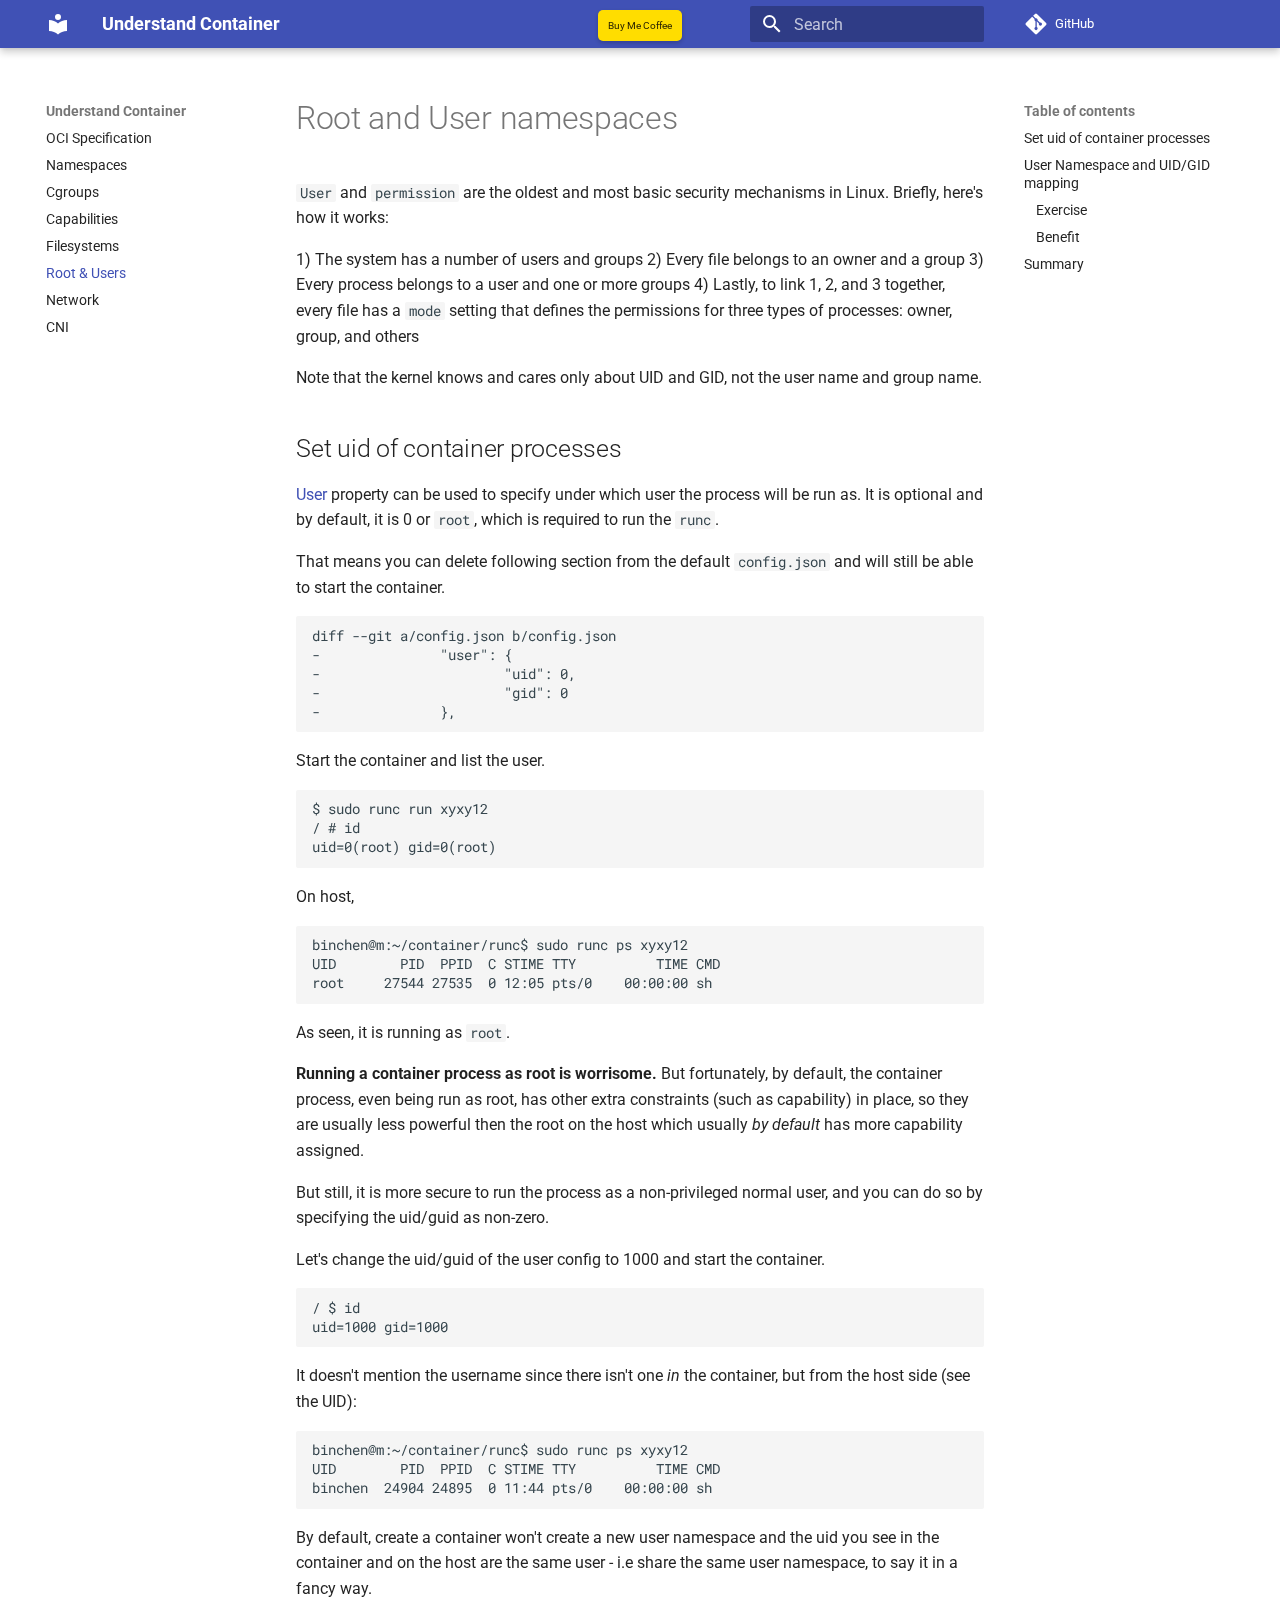
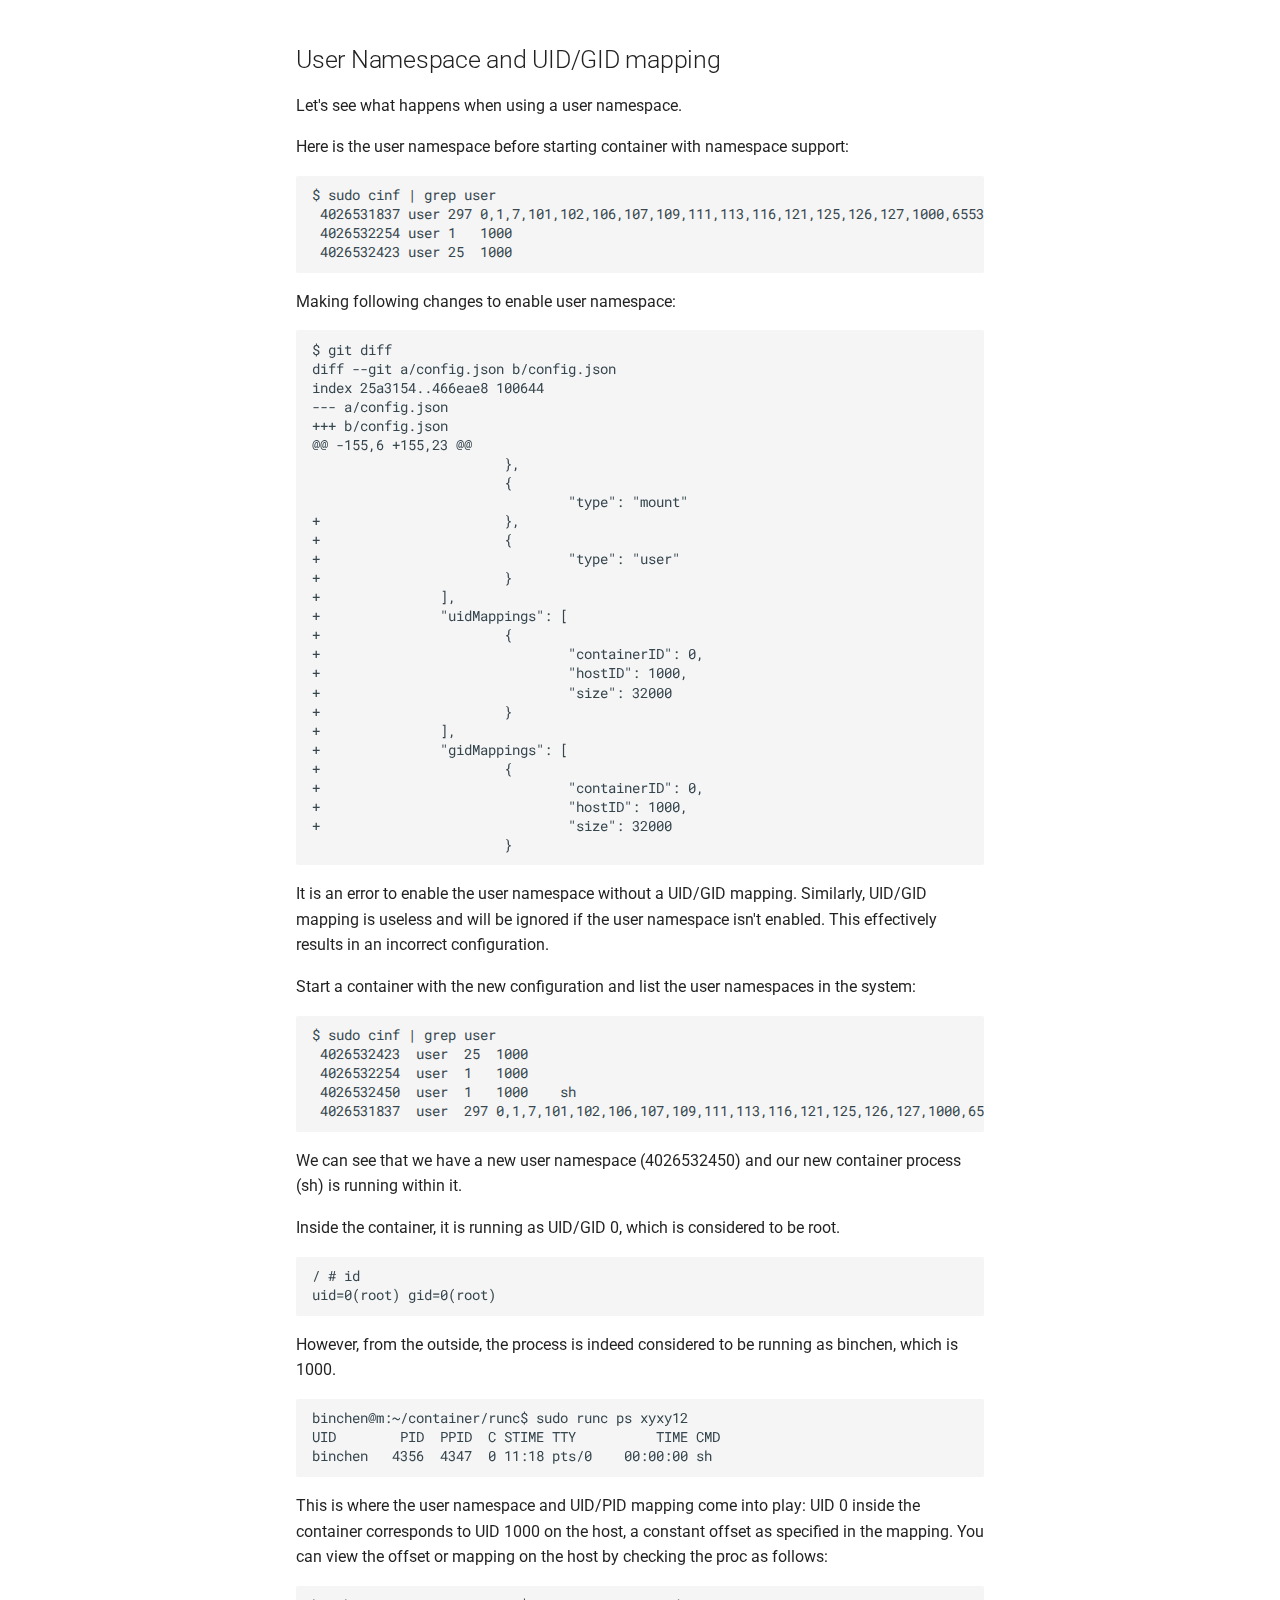
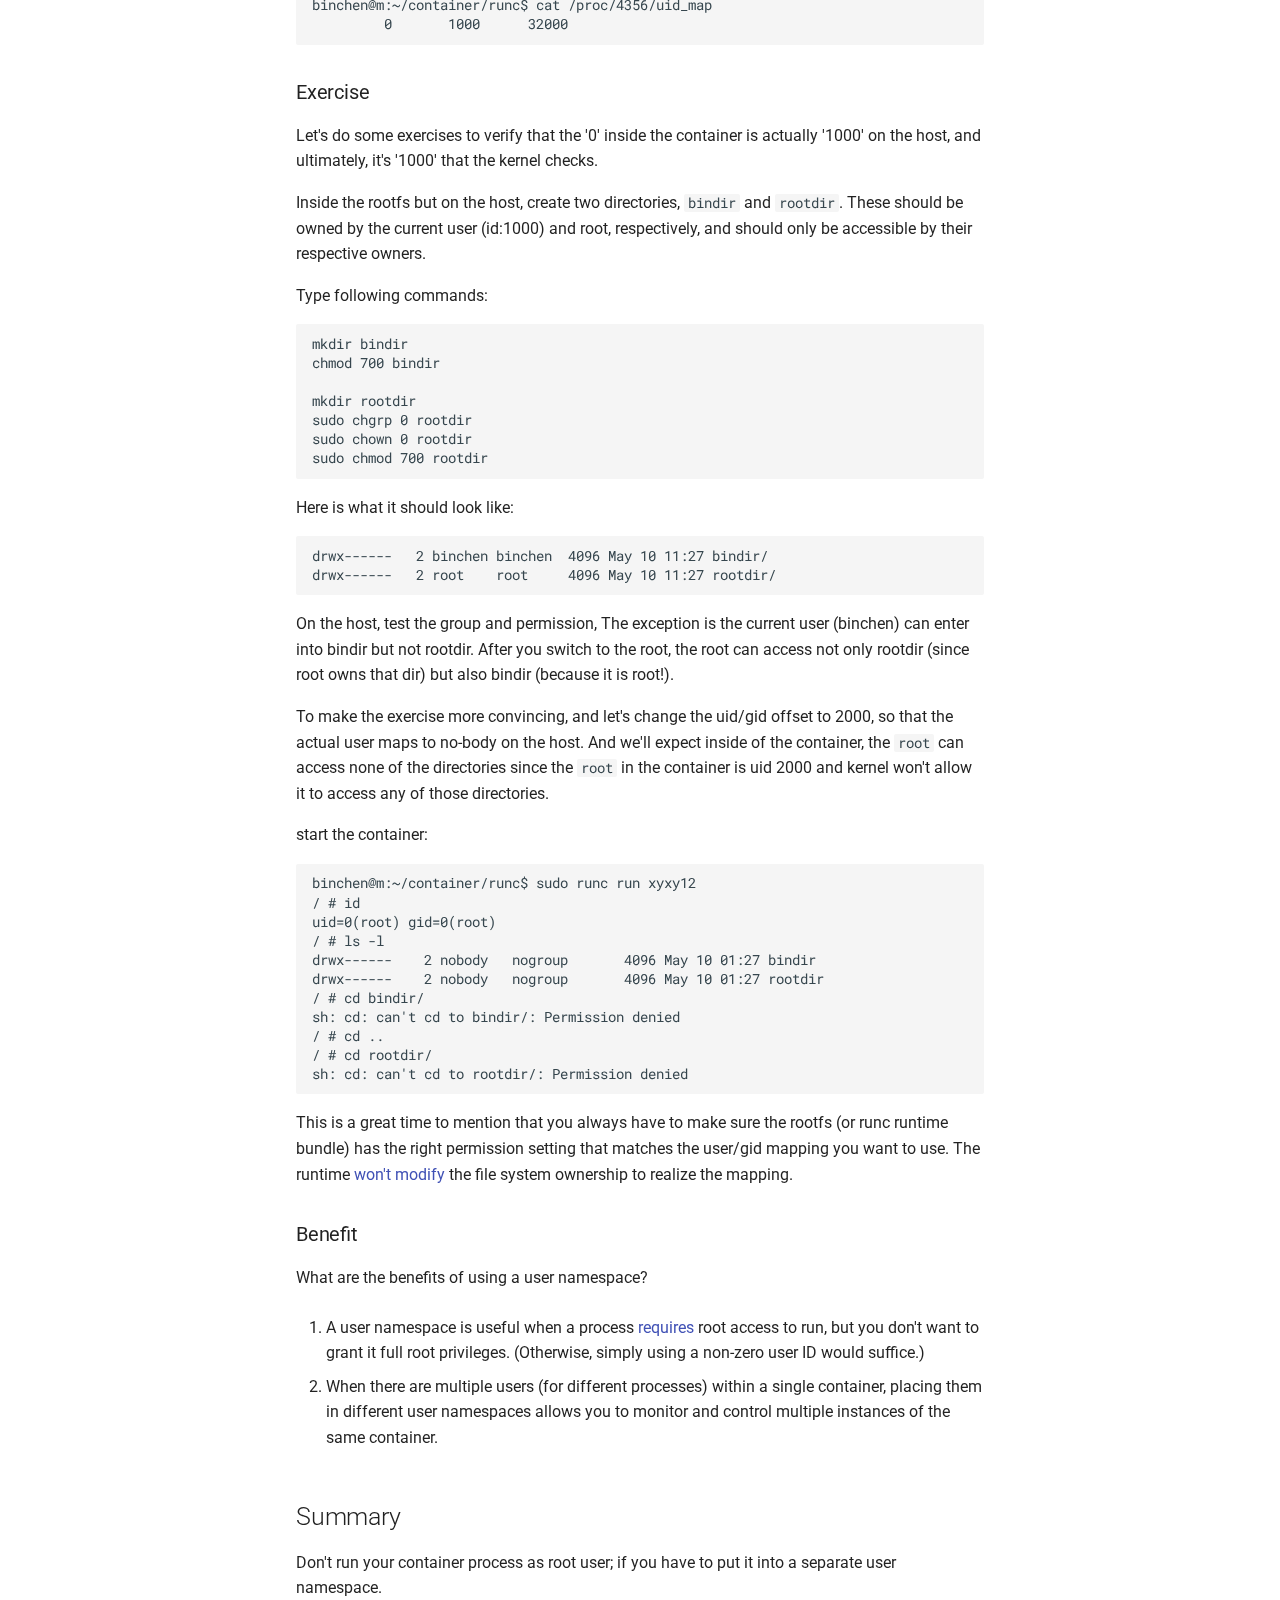
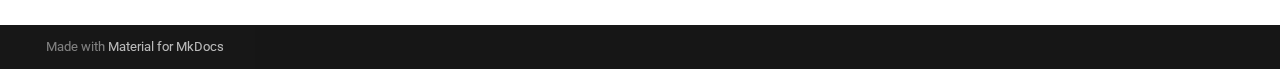
<file: ch6/index.html>
<!doctype html>
<html lang="en" class="no-js">
  <head>
    
      <meta charset="utf-8">
      <meta name="viewport" content="width=device-width,initial-scale=1">
      
      
      
      
        <link rel="prev" href="../ch5/">
      
      
        <link rel="next" href="../ch7/">
      
      
      <link rel="icon" href="../assets/images/favicon.png">
      <meta name="generator" content="mkdocs-1.6.0, mkdocs-material-9.5.28">
    
    
      
        <title>Root & Users - Understand Container</title>
      
    
    
      <link rel="stylesheet" href="../assets/stylesheets/main.6543a935.min.css">
      
      


    
    
      
    
    
      
        
        
        <link rel="preconnect" href="https://fonts.gstatic.com" crossorigin>
        <link rel="stylesheet" href="https://fonts.googleapis.com/css?family=Roboto:300,300i,400,400i,700,700i%7CRoboto+Mono:400,400i,700,700i&display=fallback">
        <style>:root{--md-text-font:"Roboto";--md-code-font:"Roboto Mono"}</style>
      
    
    
      <link rel="stylesheet" href="../assets/custom.css">
    
    <script>__md_scope=new URL("..",location),__md_hash=e=>[...e].reduce((e,_)=>(e<<5)-e+_.charCodeAt(0),0),__md_get=(e,_=localStorage,t=__md_scope)=>JSON.parse(_.getItem(t.pathname+"."+e)),__md_set=(e,_,t=localStorage,a=__md_scope)=>{try{t.setItem(a.pathname+"."+e,JSON.stringify(_))}catch(e){}}</script>
    
      

    
    
    
  </head>
  
  
    <body dir="ltr">
  
    
    <input class="md-toggle" data-md-toggle="drawer" type="checkbox" id="__drawer" autocomplete="off">
    <input class="md-toggle" data-md-toggle="search" type="checkbox" id="__search" autocomplete="off">
    <label class="md-overlay" for="__drawer"></label>
    <div data-md-component="skip">
      
        
        <a href="#root-and-user-namespaces" class="md-skip">
          Skip to content
        </a>
      
    </div>
    <div data-md-component="announce">
      
    </div>
    
    
      

  

<header class="md-header md-header--shadow" data-md-component="header">
  <nav class="md-header__inner md-grid" aria-label="Header">
    <a href=".." title="Understand Container" class="md-header__button md-logo" aria-label="Understand Container" data-md-component="logo">
      
  
  <svg xmlns="http://www.w3.org/2000/svg" viewBox="0 0 24 24"><path d="M12 8a3 3 0 0 0 3-3 3 3 0 0 0-3-3 3 3 0 0 0-3 3 3 3 0 0 0 3 3m0 3.54C9.64 9.35 6.5 8 3 8v11c3.5 0 6.64 1.35 9 3.54 2.36-2.19 5.5-3.54 9-3.54V8c-3.5 0-6.64 1.35-9 3.54Z"/></svg>

    </a>
    <label class="md-header__button md-icon" for="__drawer">
      
      <svg xmlns="http://www.w3.org/2000/svg" viewBox="0 0 24 24"><path d="M3 6h18v2H3V6m0 5h18v2H3v-2m0 5h18v2H3v-2Z"/></svg>
    </label>
    <div class="md-header__title" data-md-component="header-title">
      <div class="md-header__ellipsis">
        <div class="md-header__topic">
          <span class="md-ellipsis">
            Understand Container
          </span>
        </div>
        <div class="md-header__topic" data-md-component="header-topic">
          <span class="md-ellipsis">
            
              Root & Users
            
          </span>
        </div>
      </div>
    </div>
    
    
      <script>var media,input,key,value,palette=__md_get("__palette");if(palette&&palette.color){"(prefers-color-scheme)"===palette.color.media&&(media=matchMedia("(prefers-color-scheme: light)"),input=document.querySelector(media.matches?"[data-md-color-media='(prefers-color-scheme: light)']":"[data-md-color-media='(prefers-color-scheme: dark)']"),palette.color.media=input.getAttribute("data-md-color-media"),palette.color.scheme=input.getAttribute("data-md-color-scheme"),palette.color.primary=input.getAttribute("data-md-color-primary"),palette.color.accent=input.getAttribute("data-md-color-accent"));for([key,value]of Object.entries(palette.color))document.body.setAttribute("data-md-color-"+key,value)}</script>
    
    
    
      <label class="md-header__button md-icon" for="__search">
        
        <svg xmlns="http://www.w3.org/2000/svg" viewBox="0 0 24 24"><path d="M9.5 3A6.5 6.5 0 0 1 16 9.5c0 1.61-.59 3.09-1.56 4.23l.27.27h.79l5 5-1.5 1.5-5-5v-.79l-.27-.27A6.516 6.516 0 0 1 9.5 16 6.5 6.5 0 0 1 3 9.5 6.5 6.5 0 0 1 9.5 3m0 2C7 5 5 7 5 9.5S7 14 9.5 14 14 12 14 9.5 12 5 9.5 5Z"/></svg>
      </label>
      <div class="md-search" data-md-component="search" role="dialog">
  <label class="md-search__overlay" for="__search"></label>
  <div class="md-search__inner" role="search">
    <form class="md-search__form" name="search">
      <input type="text" class="md-search__input" name="query" aria-label="Search" placeholder="Search" autocapitalize="off" autocorrect="off" autocomplete="off" spellcheck="false" data-md-component="search-query" required>
      <label class="md-search__icon md-icon" for="__search">
        
        <svg xmlns="http://www.w3.org/2000/svg" viewBox="0 0 24 24"><path d="M9.5 3A6.5 6.5 0 0 1 16 9.5c0 1.61-.59 3.09-1.56 4.23l.27.27h.79l5 5-1.5 1.5-5-5v-.79l-.27-.27A6.516 6.516 0 0 1 9.5 16 6.5 6.5 0 0 1 3 9.5 6.5 6.5 0 0 1 9.5 3m0 2C7 5 5 7 5 9.5S7 14 9.5 14 14 12 14 9.5 12 5 9.5 5Z"/></svg>
        
        <svg xmlns="http://www.w3.org/2000/svg" viewBox="0 0 24 24"><path d="M20 11v2H8l5.5 5.5-1.42 1.42L4.16 12l7.92-7.92L13.5 5.5 8 11h12Z"/></svg>
      </label>
      <nav class="md-search__options" aria-label="Search">
        
        <button type="reset" class="md-search__icon md-icon" title="Clear" aria-label="Clear" tabindex="-1">
          
          <svg xmlns="http://www.w3.org/2000/svg" viewBox="0 0 24 24"><path d="M19 6.41 17.59 5 12 10.59 6.41 5 5 6.41 10.59 12 5 17.59 6.41 19 12 13.41 17.59 19 19 17.59 13.41 12 19 6.41Z"/></svg>
        </button>
      </nav>
      
    </form>
    <div class="md-search__output">
      <div class="md-search__scrollwrap" tabindex="0" data-md-scrollfix>
        <div class="md-search-result" data-md-component="search-result">
          <div class="md-search-result__meta">
            Initializing search
          </div>
          <ol class="md-search-result__list" role="presentation"></ol>
        </div>
      </div>
    </div>
  </div>
</div>
    
    
      <div class="md-header__source">
        <a href="https://github.com/binchenX/understand_container" title="Go to repository" class="md-source" data-md-component="source">
  <div class="md-source__icon md-icon">
    
    <svg xmlns="http://www.w3.org/2000/svg" viewBox="0 0 448 512"><!--! Font Awesome Free 6.5.2 by @fontawesome - https://fontawesome.com License - https://fontawesome.com/license/free (Icons: CC BY 4.0, Fonts: SIL OFL 1.1, Code: MIT License) Copyright 2024 Fonticons, Inc.--><path d="M439.55 236.05 244 40.45a28.87 28.87 0 0 0-40.81 0l-40.66 40.63 51.52 51.52c27.06-9.14 52.68 16.77 43.39 43.68l49.66 49.66c34.23-11.8 61.18 31 35.47 56.69-26.49 26.49-70.21-2.87-56-37.34L240.22 199v121.85c25.3 12.54 22.26 41.85 9.08 55a34.34 34.34 0 0 1-48.55 0c-17.57-17.6-11.07-46.91 11.25-56v-123c-20.8-8.51-24.6-30.74-18.64-45L142.57 101 8.45 235.14a28.86 28.86 0 0 0 0 40.81l195.61 195.6a28.86 28.86 0 0 0 40.8 0l194.69-194.69a28.86 28.86 0 0 0 0-40.81z"/></svg>
  </div>
  <div class="md-source__repository">
    GitHub
  </div>
</a>
      </div>
    
  </nav>
  
</header>
    
    <div class="md-container" data-md-component="container">
      
      
        
          
        
      
      <main class="md-main" data-md-component="main">
        <div class="md-main__inner md-grid">
          
            
              
              <div class="md-sidebar md-sidebar--primary" data-md-component="sidebar" data-md-type="navigation" >
                <div class="md-sidebar__scrollwrap">
                  <div class="md-sidebar__inner">
                    



<nav class="md-nav md-nav--primary" aria-label="Navigation" data-md-level="0">
  <label class="md-nav__title" for="__drawer">
    <a href=".." title="Understand Container" class="md-nav__button md-logo" aria-label="Understand Container" data-md-component="logo">
      
  
  <svg xmlns="http://www.w3.org/2000/svg" viewBox="0 0 24 24"><path d="M12 8a3 3 0 0 0 3-3 3 3 0 0 0-3-3 3 3 0 0 0-3 3 3 3 0 0 0 3 3m0 3.54C9.64 9.35 6.5 8 3 8v11c3.5 0 6.64 1.35 9 3.54 2.36-2.19 5.5-3.54 9-3.54V8c-3.5 0-6.64 1.35-9 3.54Z"/></svg>

    </a>
    Understand Container
  </label>
  
    <div class="md-nav__source">
      <a href="https://github.com/binchenX/understand_container" title="Go to repository" class="md-source" data-md-component="source">
  <div class="md-source__icon md-icon">
    
    <svg xmlns="http://www.w3.org/2000/svg" viewBox="0 0 448 512"><!--! Font Awesome Free 6.5.2 by @fontawesome - https://fontawesome.com License - https://fontawesome.com/license/free (Icons: CC BY 4.0, Fonts: SIL OFL 1.1, Code: MIT License) Copyright 2024 Fonticons, Inc.--><path d="M439.55 236.05 244 40.45a28.87 28.87 0 0 0-40.81 0l-40.66 40.63 51.52 51.52c27.06-9.14 52.68 16.77 43.39 43.68l49.66 49.66c34.23-11.8 61.18 31 35.47 56.69-26.49 26.49-70.21-2.87-56-37.34L240.22 199v121.85c25.3 12.54 22.26 41.85 9.08 55a34.34 34.34 0 0 1-48.55 0c-17.57-17.6-11.07-46.91 11.25-56v-123c-20.8-8.51-24.6-30.74-18.64-45L142.57 101 8.45 235.14a28.86 28.86 0 0 0 0 40.81l195.61 195.6a28.86 28.86 0 0 0 40.8 0l194.69-194.69a28.86 28.86 0 0 0 0-40.81z"/></svg>
  </div>
  <div class="md-source__repository">
    GitHub
  </div>
</a>
    </div>
  
  <ul class="md-nav__list" data-md-scrollfix>
    
      
      
  
  
  
  
    <li class="md-nav__item">
      <a href="../ch1/" class="md-nav__link">
        
  
  <span class="md-ellipsis">
    OCI Specification
  </span>
  

      </a>
    </li>
  

    
      
      
  
  
  
  
    <li class="md-nav__item">
      <a href="../ch2/" class="md-nav__link">
        
  
  <span class="md-ellipsis">
    Namespaces
  </span>
  

      </a>
    </li>
  

    
      
      
  
  
  
  
    <li class="md-nav__item">
      <a href="../ch3/" class="md-nav__link">
        
  
  <span class="md-ellipsis">
    Cgroups
  </span>
  

      </a>
    </li>
  

    
      
      
  
  
  
  
    <li class="md-nav__item">
      <a href="../ch4/" class="md-nav__link">
        
  
  <span class="md-ellipsis">
    Capabilities
  </span>
  

      </a>
    </li>
  

    
      
      
  
  
  
  
    <li class="md-nav__item">
      <a href="../ch5/" class="md-nav__link">
        
  
  <span class="md-ellipsis">
    Filesystems
  </span>
  

      </a>
    </li>
  

    
      
      
  
  
    
  
  
  
    <li class="md-nav__item md-nav__item--active">
      
      <input class="md-nav__toggle md-toggle" type="checkbox" id="__toc">
      
      
        
      
      
        <label class="md-nav__link md-nav__link--active" for="__toc">
          
  
  <span class="md-ellipsis">
    Root & Users
  </span>
  

          <span class="md-nav__icon md-icon"></span>
        </label>
      
      <a href="./" class="md-nav__link md-nav__link--active">
        
  
  <span class="md-ellipsis">
    Root & Users
  </span>
  

      </a>
      
        

<nav class="md-nav md-nav--secondary" aria-label="Table of contents">
  
  
  
    
  
  
    <label class="md-nav__title" for="__toc">
      <span class="md-nav__icon md-icon"></span>
      Table of contents
    </label>
    <ul class="md-nav__list" data-md-component="toc" data-md-scrollfix>
      
        <li class="md-nav__item">
  <a href="#set-uid-of-container-processes" class="md-nav__link">
    <span class="md-ellipsis">
      Set uid of container processes
    </span>
  </a>
  
</li>
      
        <li class="md-nav__item">
  <a href="#user-namespace-and-uidgid-mapping" class="md-nav__link">
    <span class="md-ellipsis">
      User Namespace and UID/GID mapping
    </span>
  </a>
  
    <nav class="md-nav" aria-label="User Namespace and UID/GID mapping">
      <ul class="md-nav__list">
        
          <li class="md-nav__item">
  <a href="#exercise" class="md-nav__link">
    <span class="md-ellipsis">
      Exercise
    </span>
  </a>
  
</li>
        
          <li class="md-nav__item">
  <a href="#benefit" class="md-nav__link">
    <span class="md-ellipsis">
      Benefit
    </span>
  </a>
  
</li>
        
      </ul>
    </nav>
  
</li>
      
        <li class="md-nav__item">
  <a href="#summary" class="md-nav__link">
    <span class="md-ellipsis">
      Summary
    </span>
  </a>
  
</li>
      
    </ul>
  
</nav>
      
    </li>
  

    
      
      
  
  
  
  
    <li class="md-nav__item">
      <a href="../ch7/" class="md-nav__link">
        
  
  <span class="md-ellipsis">
    Network
  </span>
  

      </a>
    </li>
  

    
      
      
  
  
  
  
    <li class="md-nav__item">
      <a href="../ch8/" class="md-nav__link">
        
  
  <span class="md-ellipsis">
    CNI
  </span>
  

      </a>
    </li>
  

    
  </ul>
</nav>
                  </div>
                </div>
              </div>
            
            
              
              <div class="md-sidebar md-sidebar--secondary" data-md-component="sidebar" data-md-type="toc" >
                <div class="md-sidebar__scrollwrap">
                  <div class="md-sidebar__inner">
                    

<nav class="md-nav md-nav--secondary" aria-label="Table of contents">
  
  
  
    
  
  
    <label class="md-nav__title" for="__toc">
      <span class="md-nav__icon md-icon"></span>
      Table of contents
    </label>
    <ul class="md-nav__list" data-md-component="toc" data-md-scrollfix>
      
        <li class="md-nav__item">
  <a href="#set-uid-of-container-processes" class="md-nav__link">
    <span class="md-ellipsis">
      Set uid of container processes
    </span>
  </a>
  
</li>
      
        <li class="md-nav__item">
  <a href="#user-namespace-and-uidgid-mapping" class="md-nav__link">
    <span class="md-ellipsis">
      User Namespace and UID/GID mapping
    </span>
  </a>
  
    <nav class="md-nav" aria-label="User Namespace and UID/GID mapping">
      <ul class="md-nav__list">
        
          <li class="md-nav__item">
  <a href="#exercise" class="md-nav__link">
    <span class="md-ellipsis">
      Exercise
    </span>
  </a>
  
</li>
        
          <li class="md-nav__item">
  <a href="#benefit" class="md-nav__link">
    <span class="md-ellipsis">
      Benefit
    </span>
  </a>
  
</li>
        
      </ul>
    </nav>
  
</li>
      
        <li class="md-nav__item">
  <a href="#summary" class="md-nav__link">
    <span class="md-ellipsis">
      Summary
    </span>
  </a>
  
</li>
      
    </ul>
  
</nav>
                  </div>
                </div>
              </div>
            
          
          
            <div class="md-content" data-md-component="content">
              <article class="md-content__inner md-typeset">
                
                  

  
  


<h1 id="root-and-user-namespaces">Root and User namespaces</h1>
<p><code>User</code> and <code>permission</code> are the oldest and most basic security mechanisms in Linux. Briefly, here's how it works: </p>
<p>1) The system has a number of users and groups
2) Every file belongs to an owner and a group
3) Every process belongs to a user and one or more groups
4) Lastly, to link 1, 2, and 3 together, every file has a <code>mode</code> setting that defines the permissions for three types of processes: owner, group, and others</p>
<p>Note that the kernel knows and cares only about UID and GID, not the user name and group name.</p>
<h2 id="set-uid-of-container-processes">Set uid of container processes</h2>
<p><a href="https://github.com/opencontainers/runtime-spec/blob/master/config.md#user">User</a> property can be used to specify under which user the process will be run as. It is optional and by default, it is 0 or <code>root</code>, which is required to run the <code>runc</code>.</p>
<p>That means you can delete following section from the default <code>config.json</code> and will still be able to start the container.</p>
<pre><code>diff --git a/config.json b/config.json
-               &quot;user&quot;: {
-                       &quot;uid&quot;: 0,
-                       &quot;gid&quot;: 0
-               },
</code></pre>
<p>Start the container and list the user.</p>
<pre><code>$ sudo runc run xyxy12
/ # id
uid=0(root) gid=0(root)
</code></pre>
<p>On host,</p>
<pre><code>binchen@m:~/container/runc$ sudo runc ps xyxy12
UID        PID  PPID  C STIME TTY          TIME CMD
root     27544 27535  0 12:05 pts/0    00:00:00 sh
</code></pre>
<p>As seen, it is running as <code>root</code>.</p>
<p><strong>Running a container process as root is worrisome.</strong> But fortunately, by default, the container process, even being run as root, has other extra constraints (such as capability) in place, so they are usually less powerful then the root on the host which usually <em>by default</em> has more capability assigned.</p>
<p>But still, it is more secure to run the process as a non-privileged normal user, and you can do so by specifying the uid/guid as non-zero.</p>
<p>Let's change the uid/guid of the user config to 1000 and start the container.</p>
<pre><code>/ $ id
uid=1000 gid=1000
</code></pre>
<p>It doesn't mention the username since there isn't one <em>in</em> the container, but from the host side (see the UID):</p>
<pre><code>binchen@m:~/container/runc$ sudo runc ps xyxy12
UID        PID  PPID  C STIME TTY          TIME CMD
binchen  24904 24895  0 11:44 pts/0    00:00:00 sh
</code></pre>
<p>By default, create a container won't create a new user namespace and the uid you see in the container and on the host are the same user - i.e share the same user namespace, to say it in a fancy way.</p>
<h2 id="user-namespace-and-uidgid-mapping">User Namespace and UID/GID mapping</h2>
<p>Let's see what happens when using a user namespace.</p>
<p>Here is the user namespace before starting container with namespace support:</p>
<pre><code>$ sudo cinf | grep user
 4026531837 user 297 0,1,7,101,102,106,107,109,111,113,116,121,125,126,127,1000,65534  /sbin/init
 4026532254 user 1   1000                                                              /opt/google/chrome/n
 4026532423 user 25  1000                                                              /opt/google/chrome/c
</code></pre>
<p>Making following changes to enable user namespace:</p>
<pre><code>$ git diff
diff --git a/config.json b/config.json
index 25a3154..466eae8 100644
--- a/config.json
+++ b/config.json
@@ -155,6 +155,23 @@
                        },
                        {
                                &quot;type&quot;: &quot;mount&quot;
+                       },
+                       {
+                               &quot;type&quot;: &quot;user&quot;
+                       }
+               ],
+               &quot;uidMappings&quot;: [
+                       {
+                               &quot;containerID&quot;: 0,
+                               &quot;hostID&quot;: 1000,
+                               &quot;size&quot;: 32000
+                       }
+               ],
+               &quot;gidMappings&quot;: [
+                       {
+                               &quot;containerID&quot;: 0,
+                               &quot;hostID&quot;: 1000,
+                               &quot;size&quot;: 32000
                        }
</code></pre>
<p>It is an error to enable the user namespace without a UID/GID mapping. Similarly, UID/GID mapping is useless and will be ignored if the user namespace isn't enabled. This effectively results in an incorrect configuration.</p>
<p>Start a container with the new configuration and list the user namespaces in the system:</p>
<pre><code>$ sudo cinf | grep user
 4026532423  user  25  1000                                                              /opt/google/chrome/c
 4026532254  user  1   1000                                                              /opt/google/chrome/n
 4026532450  user  1   1000    sh
 4026531837  user  297 0,1,7,101,102,106,107,109,111,113,116,121,125,126,127,1000,65534  /sbin/init
</code></pre>
<p>We can see that we have a new user namespace (4026532450) and our new container process (sh) is running within it.</p>
<p>Inside the container, it is running as UID/GID 0, which is considered to be root.</p>
<pre><code>/ # id
uid=0(root) gid=0(root)
</code></pre>
<p>However, from the outside, the process is indeed considered to be running as binchen, which is 1000.</p>
<pre><code>binchen@m:~/container/runc$ sudo runc ps xyxy12
UID        PID  PPID  C STIME TTY          TIME CMD
binchen   4356  4347  0 11:18 pts/0    00:00:00 sh
</code></pre>
<p>This is where the user namespace and UID/PID mapping come into play: UID 0 inside the container corresponds to UID 1000 on the host, a constant offset as specified in the mapping. You can view the offset or mapping on the host by checking the proc as follows:</p>
<pre><code>binchen@m:~/container/runc$ cat /proc/4356/uid_map
         0       1000      32000
</code></pre>
<h3 id="exercise">Exercise</h3>
<p>Let's do some exercises to verify that the '0' inside the container is actually '1000' on the host, and ultimately, it's '1000' that the kernel checks.</p>
<p>Inside the rootfs but on the host, create two directories, <code>bindir</code> and <code>rootdir</code>. These should be owned by the current user (id:1000) and root, respectively, and should only be accessible by their respective owners.</p>
<p>Type following commands:</p>
<pre><code>mkdir bindir
chmod 700 bindir

mkdir rootdir
sudo chgrp 0 rootdir
sudo chown 0 rootdir
sudo chmod 700 rootdir
</code></pre>
<p>Here is what it should look like:</p>
<pre><code>drwx------   2 binchen binchen  4096 May 10 11:27 bindir/
drwx------   2 root    root     4096 May 10 11:27 rootdir/
</code></pre>
<p>On the host, test the group and permission, The exception is the current user (binchen) can enter into bindir but not rootdir. After you switch to the root, the root can access not only rootdir (since root owns that dir) but also bindir (because it is root!).</p>
<p>To make the exercise more convincing, and let's change the uid/gid offset to 2000, so that the actual user maps to no-body on the host. And we'll expect inside of the container, the <code>root</code> can access none of the directories since the <code>root</code> in the container is uid 2000 and kernel won't allow it to access any of those directories.</p>
<p>start the container:</p>
<pre><code>binchen@m:~/container/runc$ sudo runc run xyxy12
/ # id
uid=0(root) gid=0(root)
/ # ls -l
drwx------    2 nobody   nogroup       4096 May 10 01:27 bindir
drwx------    2 nobody   nogroup       4096 May 10 01:27 rootdir
/ # cd bindir/
sh: cd: can't cd to bindir/: Permission denied
/ # cd ..
/ # cd rootdir/
sh: cd: can't cd to rootdir/: Permission denied
</code></pre>
<p>This is a great time to mention that you always have to make sure the rootfs (or runc runtime bundle) has the right permission setting that matches the user/gid mapping you want to use. The runtime <a href="https://github.com/opencontainers/runtime-spec/blob/master/config-linux.md#user-namespace-mapping">won't modify</a> the file system ownership to realize the mapping.</p>
<h3 id="benefit">Benefit</h3>
<p>What are the benefits of using a user namespace?</p>
<ol>
<li>
<p>A user namespace is useful when a process <a href="https://opensource.com/article/18/3/just-say-no-root-containers">requires</a> root access to run, but you don't want to grant it full root privileges. (Otherwise, simply using a non-zero user ID would suffice.)</p>
</li>
<li>
<p>When there are multiple users (for different processes) within a single container, placing them in different user namespaces allows you to monitor and control multiple instances of the same container.</p>
</li>
</ol>
<h2 id="summary">Summary</h2>
<p>Don't run your container process as root user; if you have to put it into a separate user namespace.</p>












                
              </article>
            </div>
          
          
<script>var target=document.getElementById(location.hash.slice(1));target&&target.name&&(target.checked=target.name.startsWith("__tabbed_"))</script>
        </div>
        
      </main>
      
        <footer class="md-footer">
  
  <div class="md-footer-meta md-typeset">
    <div class="md-footer-meta__inner md-grid">
      <div class="md-copyright">
  
  
    Made with
    <a href="https://squidfunk.github.io/mkdocs-material/" target="_blank" rel="noopener">
      Material for MkDocs
    </a>
  
</div>
      
    </div>
  </div>
</footer>
      
    </div>
    <div class="md-dialog" data-md-component="dialog">
      <div class="md-dialog__inner md-typeset"></div>
    </div>
    
    
    <script id="__config" type="application/json">{"base": "..", "features": [], "search": "../assets/javascripts/workers/search.b8dbb3d2.min.js", "translations": {"clipboard.copied": "Copied to clipboard", "clipboard.copy": "Copy to clipboard", "search.result.more.one": "1 more on this page", "search.result.more.other": "# more on this page", "search.result.none": "No matching documents", "search.result.one": "1 matching document", "search.result.other": "# matching documents", "search.result.placeholder": "Type to start searching", "search.result.term.missing": "Missing", "select.version": "Select version"}}</script>
    
    
      <script src="../assets/javascripts/bundle.fe8b6f2b.min.js"></script>
      
        <script src="../assets/inject-link.js"></script>
      
    
  </body>
</html>
</file>
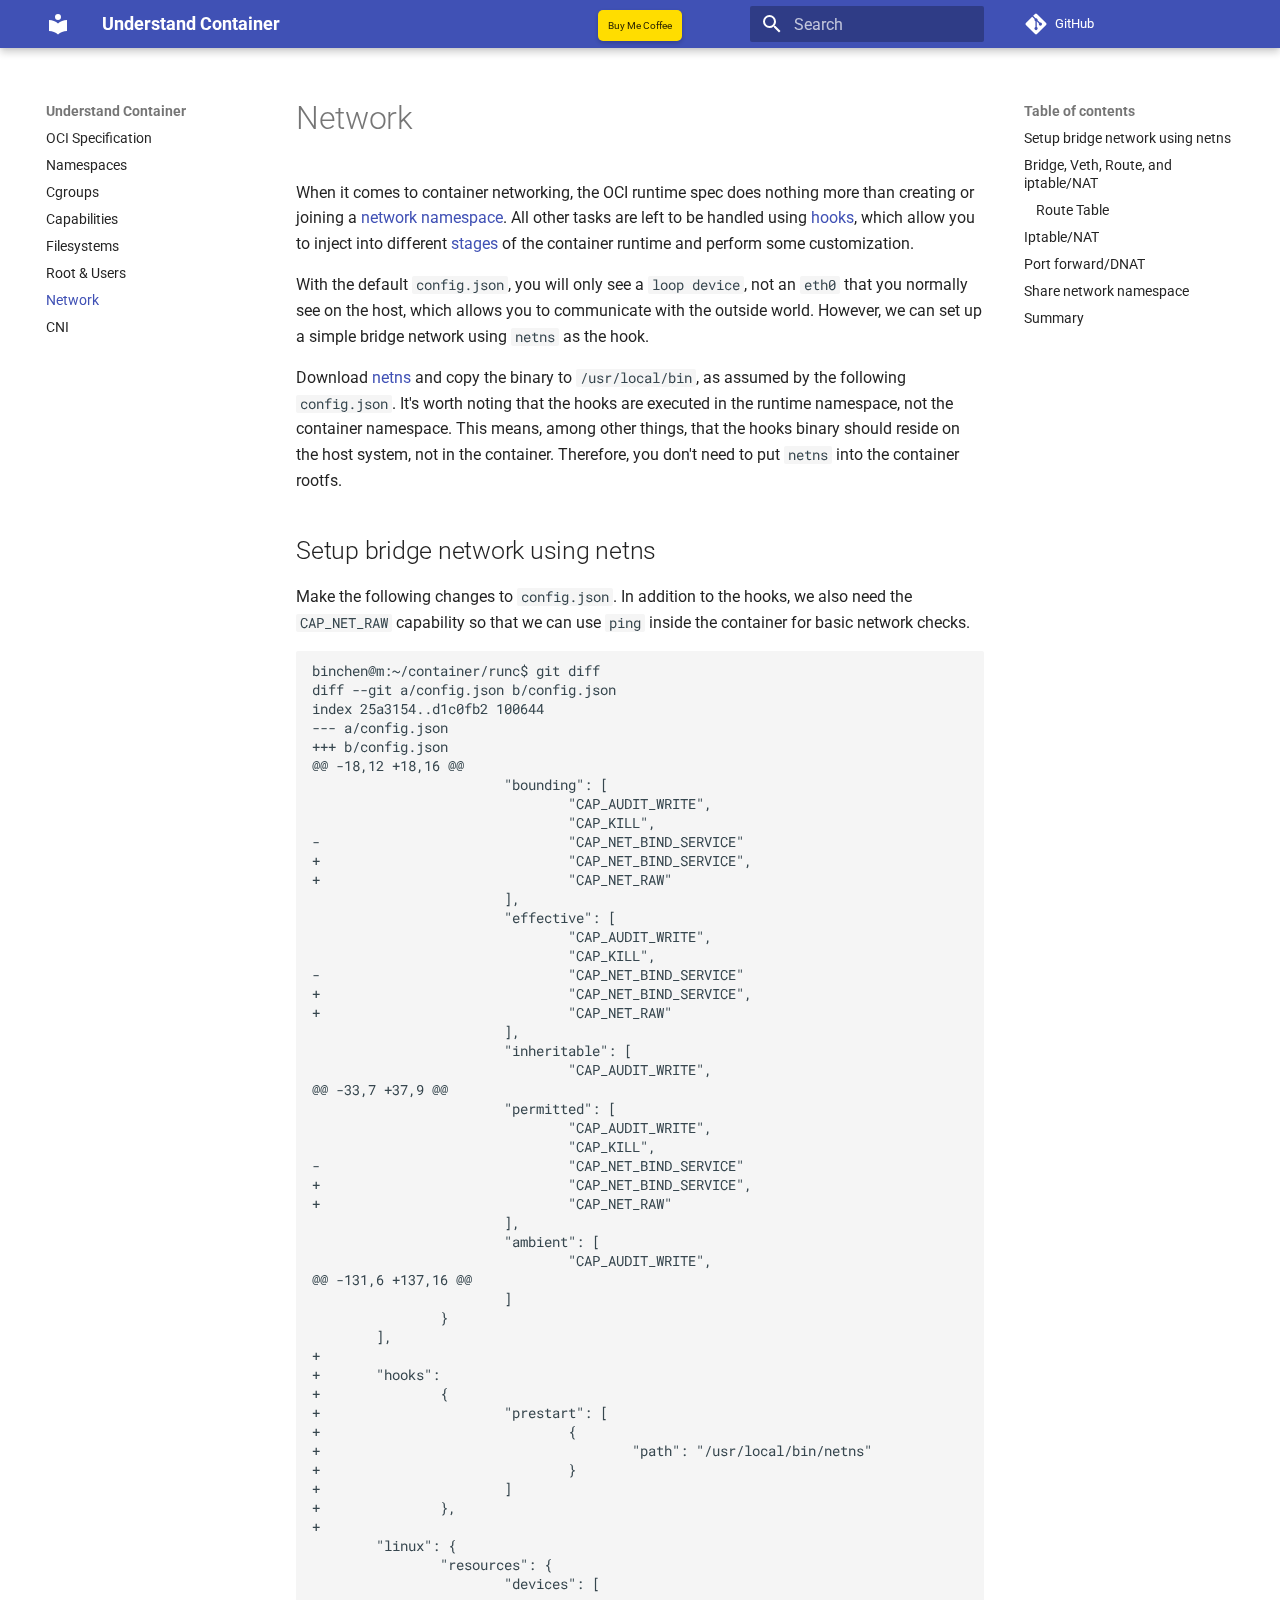
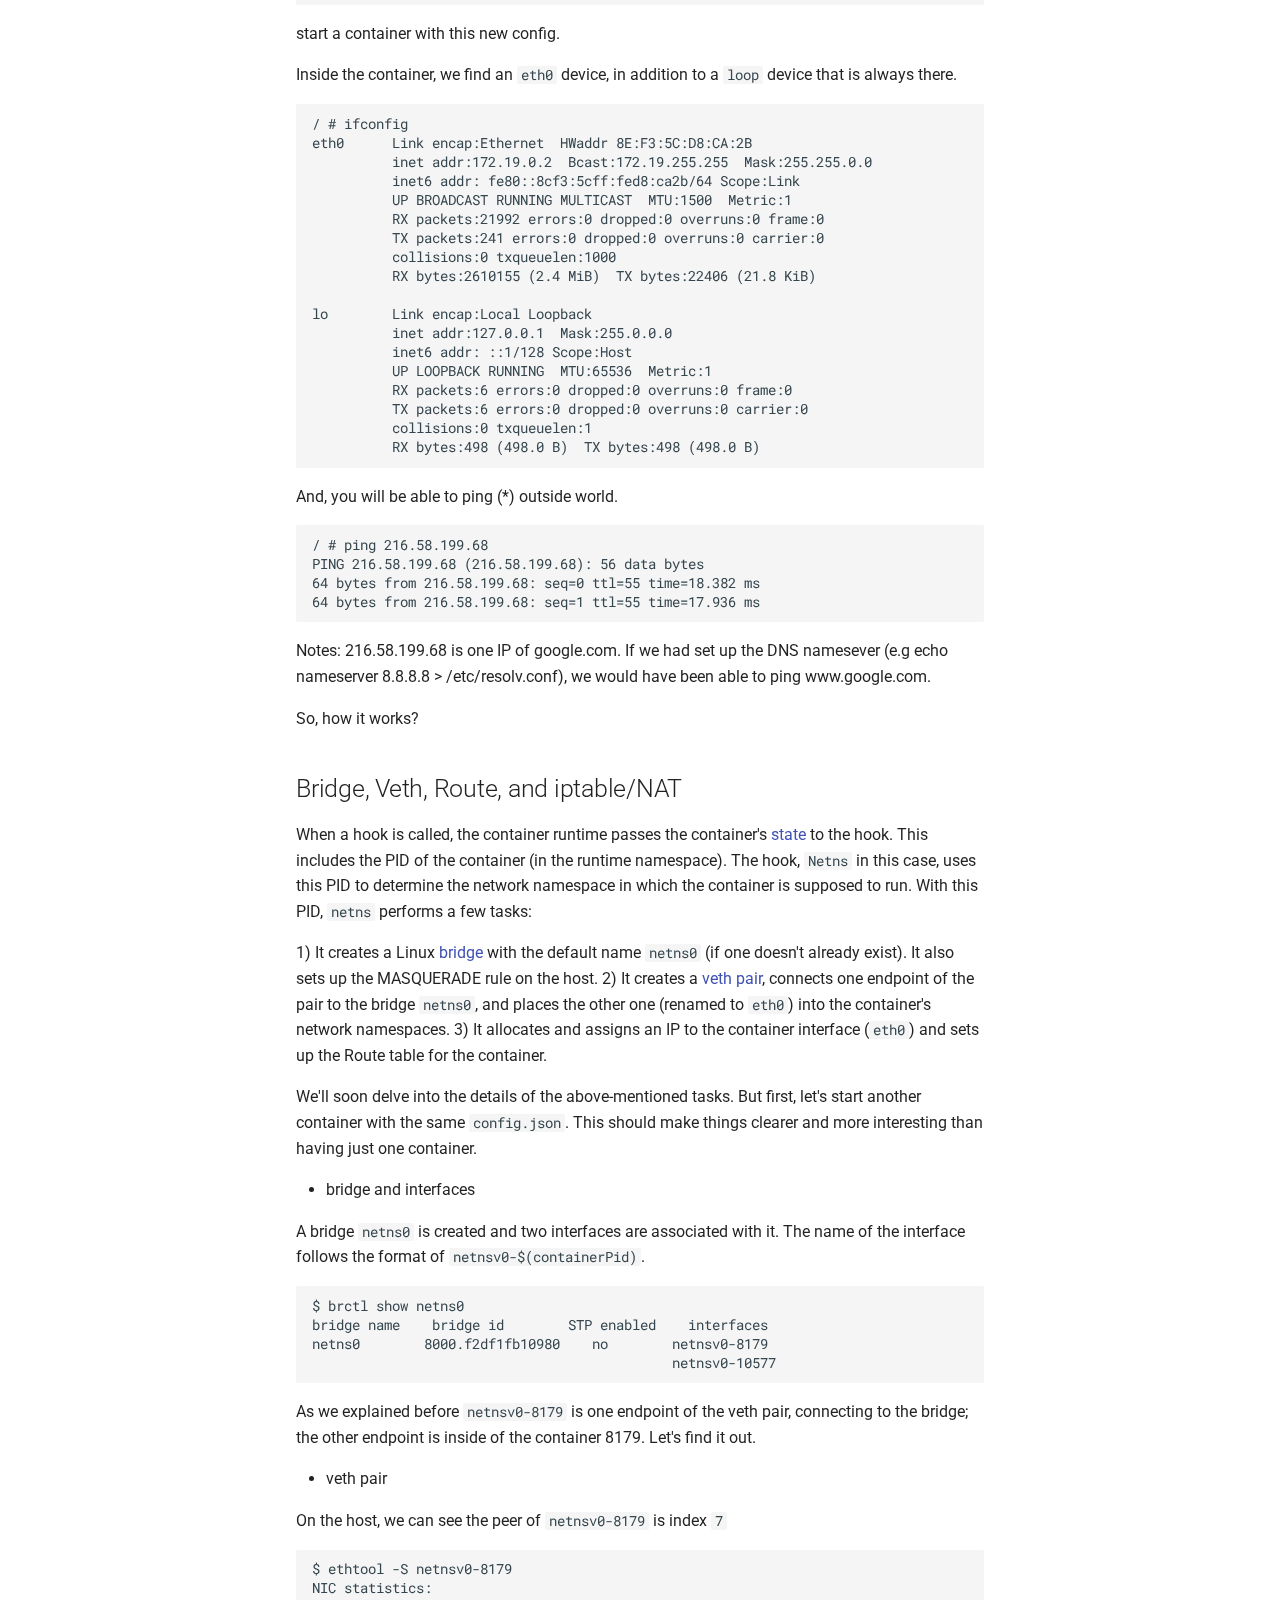
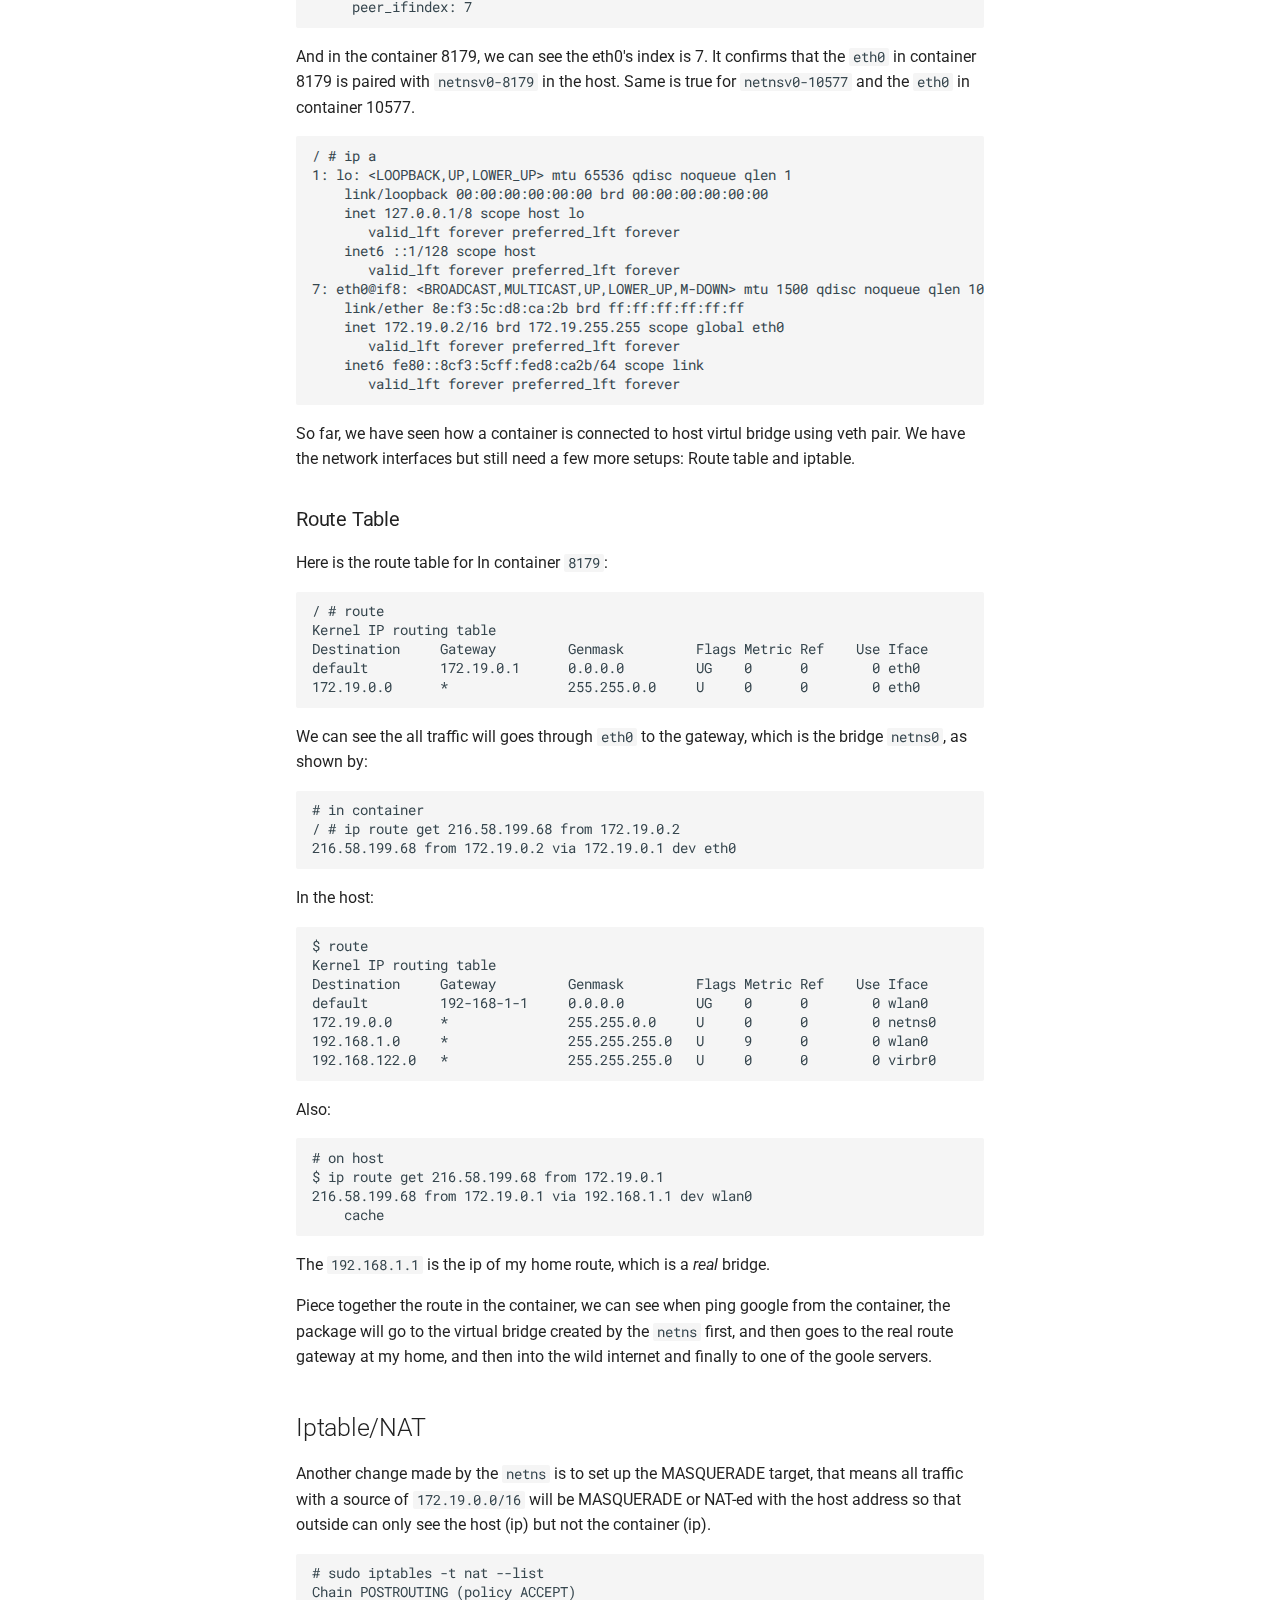
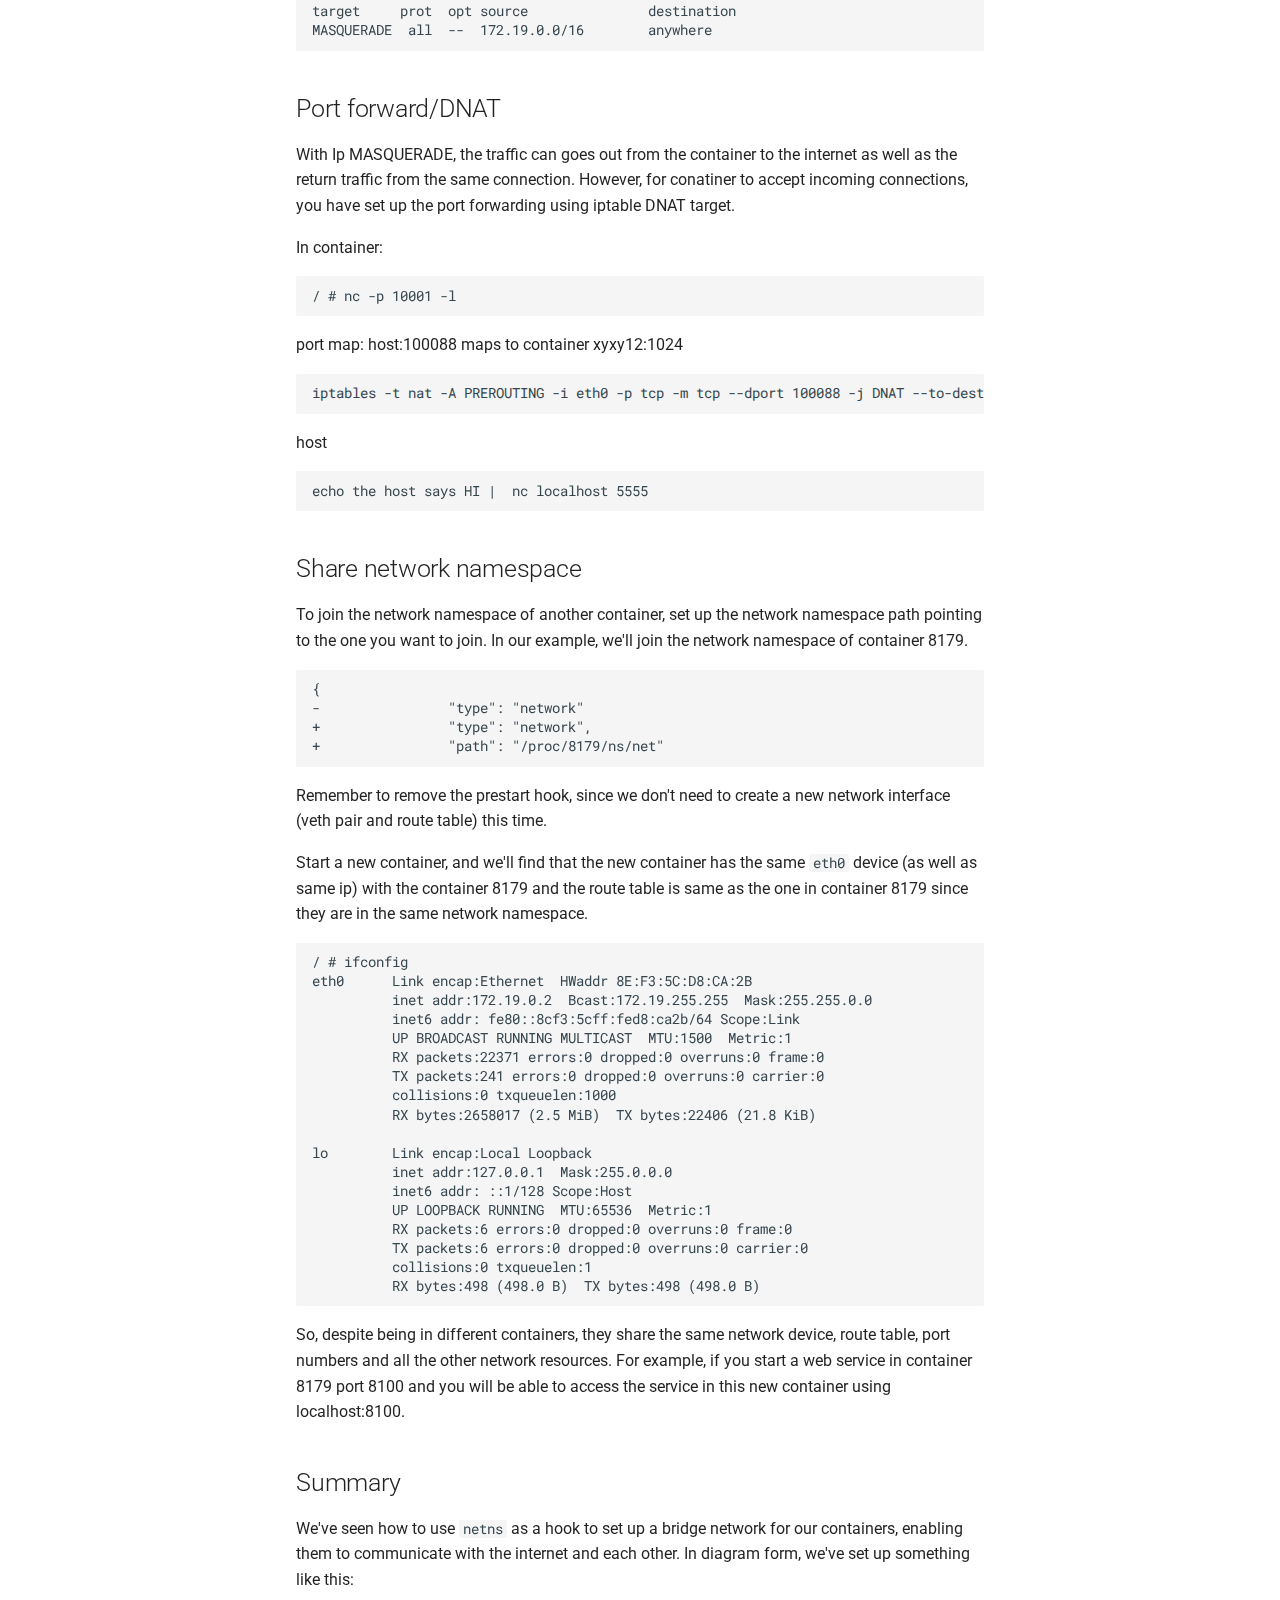
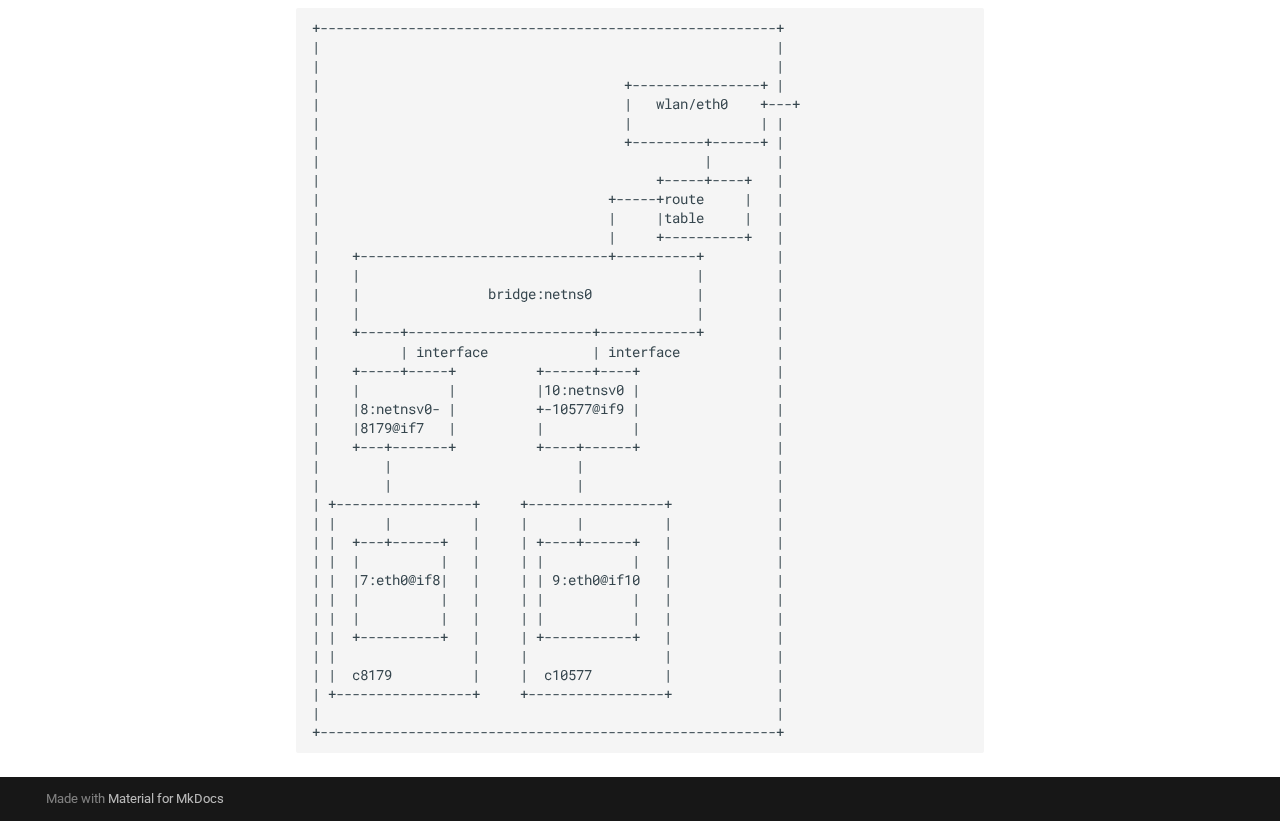
<file: ch7/index.html>
<!doctype html>
<html lang="en" class="no-js">
  <head>
    
      <meta charset="utf-8">
      <meta name="viewport" content="width=device-width,initial-scale=1">
      
      
      
      
        <link rel="prev" href="../ch6/">
      
      
        <link rel="next" href="../ch8/">
      
      
      <link rel="icon" href="../assets/images/favicon.png">
      <meta name="generator" content="mkdocs-1.6.0, mkdocs-material-9.5.28">
    
    
      
        <title>Network - Understand Container</title>
      
    
    
      <link rel="stylesheet" href="../assets/stylesheets/main.6543a935.min.css">
      
      


    
    
      
    
    
      
        
        
        <link rel="preconnect" href="https://fonts.gstatic.com" crossorigin>
        <link rel="stylesheet" href="https://fonts.googleapis.com/css?family=Roboto:300,300i,400,400i,700,700i%7CRoboto+Mono:400,400i,700,700i&display=fallback">
        <style>:root{--md-text-font:"Roboto";--md-code-font:"Roboto Mono"}</style>
      
    
    
      <link rel="stylesheet" href="../assets/custom.css">
    
    <script>__md_scope=new URL("..",location),__md_hash=e=>[...e].reduce((e,_)=>(e<<5)-e+_.charCodeAt(0),0),__md_get=(e,_=localStorage,t=__md_scope)=>JSON.parse(_.getItem(t.pathname+"."+e)),__md_set=(e,_,t=localStorage,a=__md_scope)=>{try{t.setItem(a.pathname+"."+e,JSON.stringify(_))}catch(e){}}</script>
    
      

    
    
    
  </head>
  
  
    <body dir="ltr">
  
    
    <input class="md-toggle" data-md-toggle="drawer" type="checkbox" id="__drawer" autocomplete="off">
    <input class="md-toggle" data-md-toggle="search" type="checkbox" id="__search" autocomplete="off">
    <label class="md-overlay" for="__drawer"></label>
    <div data-md-component="skip">
      
        
        <a href="#network" class="md-skip">
          Skip to content
        </a>
      
    </div>
    <div data-md-component="announce">
      
    </div>
    
    
      

  

<header class="md-header md-header--shadow" data-md-component="header">
  <nav class="md-header__inner md-grid" aria-label="Header">
    <a href=".." title="Understand Container" class="md-header__button md-logo" aria-label="Understand Container" data-md-component="logo">
      
  
  <svg xmlns="http://www.w3.org/2000/svg" viewBox="0 0 24 24"><path d="M12 8a3 3 0 0 0 3-3 3 3 0 0 0-3-3 3 3 0 0 0-3 3 3 3 0 0 0 3 3m0 3.54C9.64 9.35 6.5 8 3 8v11c3.5 0 6.64 1.35 9 3.54 2.36-2.19 5.5-3.54 9-3.54V8c-3.5 0-6.64 1.35-9 3.54Z"/></svg>

    </a>
    <label class="md-header__button md-icon" for="__drawer">
      
      <svg xmlns="http://www.w3.org/2000/svg" viewBox="0 0 24 24"><path d="M3 6h18v2H3V6m0 5h18v2H3v-2m0 5h18v2H3v-2Z"/></svg>
    </label>
    <div class="md-header__title" data-md-component="header-title">
      <div class="md-header__ellipsis">
        <div class="md-header__topic">
          <span class="md-ellipsis">
            Understand Container
          </span>
        </div>
        <div class="md-header__topic" data-md-component="header-topic">
          <span class="md-ellipsis">
            
              Network
            
          </span>
        </div>
      </div>
    </div>
    
    
      <script>var media,input,key,value,palette=__md_get("__palette");if(palette&&palette.color){"(prefers-color-scheme)"===palette.color.media&&(media=matchMedia("(prefers-color-scheme: light)"),input=document.querySelector(media.matches?"[data-md-color-media='(prefers-color-scheme: light)']":"[data-md-color-media='(prefers-color-scheme: dark)']"),palette.color.media=input.getAttribute("data-md-color-media"),palette.color.scheme=input.getAttribute("data-md-color-scheme"),palette.color.primary=input.getAttribute("data-md-color-primary"),palette.color.accent=input.getAttribute("data-md-color-accent"));for([key,value]of Object.entries(palette.color))document.body.setAttribute("data-md-color-"+key,value)}</script>
    
    
    
      <label class="md-header__button md-icon" for="__search">
        
        <svg xmlns="http://www.w3.org/2000/svg" viewBox="0 0 24 24"><path d="M9.5 3A6.5 6.5 0 0 1 16 9.5c0 1.61-.59 3.09-1.56 4.23l.27.27h.79l5 5-1.5 1.5-5-5v-.79l-.27-.27A6.516 6.516 0 0 1 9.5 16 6.5 6.5 0 0 1 3 9.5 6.5 6.5 0 0 1 9.5 3m0 2C7 5 5 7 5 9.5S7 14 9.5 14 14 12 14 9.5 12 5 9.5 5Z"/></svg>
      </label>
      <div class="md-search" data-md-component="search" role="dialog">
  <label class="md-search__overlay" for="__search"></label>
  <div class="md-search__inner" role="search">
    <form class="md-search__form" name="search">
      <input type="text" class="md-search__input" name="query" aria-label="Search" placeholder="Search" autocapitalize="off" autocorrect="off" autocomplete="off" spellcheck="false" data-md-component="search-query" required>
      <label class="md-search__icon md-icon" for="__search">
        
        <svg xmlns="http://www.w3.org/2000/svg" viewBox="0 0 24 24"><path d="M9.5 3A6.5 6.5 0 0 1 16 9.5c0 1.61-.59 3.09-1.56 4.23l.27.27h.79l5 5-1.5 1.5-5-5v-.79l-.27-.27A6.516 6.516 0 0 1 9.5 16 6.5 6.5 0 0 1 3 9.5 6.5 6.5 0 0 1 9.5 3m0 2C7 5 5 7 5 9.5S7 14 9.5 14 14 12 14 9.5 12 5 9.5 5Z"/></svg>
        
        <svg xmlns="http://www.w3.org/2000/svg" viewBox="0 0 24 24"><path d="M20 11v2H8l5.5 5.5-1.42 1.42L4.16 12l7.92-7.92L13.5 5.5 8 11h12Z"/></svg>
      </label>
      <nav class="md-search__options" aria-label="Search">
        
        <button type="reset" class="md-search__icon md-icon" title="Clear" aria-label="Clear" tabindex="-1">
          
          <svg xmlns="http://www.w3.org/2000/svg" viewBox="0 0 24 24"><path d="M19 6.41 17.59 5 12 10.59 6.41 5 5 6.41 10.59 12 5 17.59 6.41 19 12 13.41 17.59 19 19 17.59 13.41 12 19 6.41Z"/></svg>
        </button>
      </nav>
      
    </form>
    <div class="md-search__output">
      <div class="md-search__scrollwrap" tabindex="0" data-md-scrollfix>
        <div class="md-search-result" data-md-component="search-result">
          <div class="md-search-result__meta">
            Initializing search
          </div>
          <ol class="md-search-result__list" role="presentation"></ol>
        </div>
      </div>
    </div>
  </div>
</div>
    
    
      <div class="md-header__source">
        <a href="https://github.com/binchenX/understand_container" title="Go to repository" class="md-source" data-md-component="source">
  <div class="md-source__icon md-icon">
    
    <svg xmlns="http://www.w3.org/2000/svg" viewBox="0 0 448 512"><!--! Font Awesome Free 6.5.2 by @fontawesome - https://fontawesome.com License - https://fontawesome.com/license/free (Icons: CC BY 4.0, Fonts: SIL OFL 1.1, Code: MIT License) Copyright 2024 Fonticons, Inc.--><path d="M439.55 236.05 244 40.45a28.87 28.87 0 0 0-40.81 0l-40.66 40.63 51.52 51.52c27.06-9.14 52.68 16.77 43.39 43.68l49.66 49.66c34.23-11.8 61.18 31 35.47 56.69-26.49 26.49-70.21-2.87-56-37.34L240.22 199v121.85c25.3 12.54 22.26 41.85 9.08 55a34.34 34.34 0 0 1-48.55 0c-17.57-17.6-11.07-46.91 11.25-56v-123c-20.8-8.51-24.6-30.74-18.64-45L142.57 101 8.45 235.14a28.86 28.86 0 0 0 0 40.81l195.61 195.6a28.86 28.86 0 0 0 40.8 0l194.69-194.69a28.86 28.86 0 0 0 0-40.81z"/></svg>
  </div>
  <div class="md-source__repository">
    GitHub
  </div>
</a>
      </div>
    
  </nav>
  
</header>
    
    <div class="md-container" data-md-component="container">
      
      
        
          
        
      
      <main class="md-main" data-md-component="main">
        <div class="md-main__inner md-grid">
          
            
              
              <div class="md-sidebar md-sidebar--primary" data-md-component="sidebar" data-md-type="navigation" >
                <div class="md-sidebar__scrollwrap">
                  <div class="md-sidebar__inner">
                    



<nav class="md-nav md-nav--primary" aria-label="Navigation" data-md-level="0">
  <label class="md-nav__title" for="__drawer">
    <a href=".." title="Understand Container" class="md-nav__button md-logo" aria-label="Understand Container" data-md-component="logo">
      
  
  <svg xmlns="http://www.w3.org/2000/svg" viewBox="0 0 24 24"><path d="M12 8a3 3 0 0 0 3-3 3 3 0 0 0-3-3 3 3 0 0 0-3 3 3 3 0 0 0 3 3m0 3.54C9.64 9.35 6.5 8 3 8v11c3.5 0 6.64 1.35 9 3.54 2.36-2.19 5.5-3.54 9-3.54V8c-3.5 0-6.64 1.35-9 3.54Z"/></svg>

    </a>
    Understand Container
  </label>
  
    <div class="md-nav__source">
      <a href="https://github.com/binchenX/understand_container" title="Go to repository" class="md-source" data-md-component="source">
  <div class="md-source__icon md-icon">
    
    <svg xmlns="http://www.w3.org/2000/svg" viewBox="0 0 448 512"><!--! Font Awesome Free 6.5.2 by @fontawesome - https://fontawesome.com License - https://fontawesome.com/license/free (Icons: CC BY 4.0, Fonts: SIL OFL 1.1, Code: MIT License) Copyright 2024 Fonticons, Inc.--><path d="M439.55 236.05 244 40.45a28.87 28.87 0 0 0-40.81 0l-40.66 40.63 51.52 51.52c27.06-9.14 52.68 16.77 43.39 43.68l49.66 49.66c34.23-11.8 61.18 31 35.47 56.69-26.49 26.49-70.21-2.87-56-37.34L240.22 199v121.85c25.3 12.54 22.26 41.85 9.08 55a34.34 34.34 0 0 1-48.55 0c-17.57-17.6-11.07-46.91 11.25-56v-123c-20.8-8.51-24.6-30.74-18.64-45L142.57 101 8.45 235.14a28.86 28.86 0 0 0 0 40.81l195.61 195.6a28.86 28.86 0 0 0 40.8 0l194.69-194.69a28.86 28.86 0 0 0 0-40.81z"/></svg>
  </div>
  <div class="md-source__repository">
    GitHub
  </div>
</a>
    </div>
  
  <ul class="md-nav__list" data-md-scrollfix>
    
      
      
  
  
  
  
    <li class="md-nav__item">
      <a href="../ch1/" class="md-nav__link">
        
  
  <span class="md-ellipsis">
    OCI Specification
  </span>
  

      </a>
    </li>
  

    
      
      
  
  
  
  
    <li class="md-nav__item">
      <a href="../ch2/" class="md-nav__link">
        
  
  <span class="md-ellipsis">
    Namespaces
  </span>
  

      </a>
    </li>
  

    
      
      
  
  
  
  
    <li class="md-nav__item">
      <a href="../ch3/" class="md-nav__link">
        
  
  <span class="md-ellipsis">
    Cgroups
  </span>
  

      </a>
    </li>
  

    
      
      
  
  
  
  
    <li class="md-nav__item">
      <a href="../ch4/" class="md-nav__link">
        
  
  <span class="md-ellipsis">
    Capabilities
  </span>
  

      </a>
    </li>
  

    
      
      
  
  
  
  
    <li class="md-nav__item">
      <a href="../ch5/" class="md-nav__link">
        
  
  <span class="md-ellipsis">
    Filesystems
  </span>
  

      </a>
    </li>
  

    
      
      
  
  
  
  
    <li class="md-nav__item">
      <a href="../ch6/" class="md-nav__link">
        
  
  <span class="md-ellipsis">
    Root & Users
  </span>
  

      </a>
    </li>
  

    
      
      
  
  
    
  
  
  
    <li class="md-nav__item md-nav__item--active">
      
      <input class="md-nav__toggle md-toggle" type="checkbox" id="__toc">
      
      
        
      
      
        <label class="md-nav__link md-nav__link--active" for="__toc">
          
  
  <span class="md-ellipsis">
    Network
  </span>
  

          <span class="md-nav__icon md-icon"></span>
        </label>
      
      <a href="./" class="md-nav__link md-nav__link--active">
        
  
  <span class="md-ellipsis">
    Network
  </span>
  

      </a>
      
        

<nav class="md-nav md-nav--secondary" aria-label="Table of contents">
  
  
  
    
  
  
    <label class="md-nav__title" for="__toc">
      <span class="md-nav__icon md-icon"></span>
      Table of contents
    </label>
    <ul class="md-nav__list" data-md-component="toc" data-md-scrollfix>
      
        <li class="md-nav__item">
  <a href="#setup-bridge-network-using-netns" class="md-nav__link">
    <span class="md-ellipsis">
      Setup bridge network using netns
    </span>
  </a>
  
</li>
      
        <li class="md-nav__item">
  <a href="#bridge-veth-route-and-iptablenat" class="md-nav__link">
    <span class="md-ellipsis">
      Bridge, Veth, Route, and iptable/NAT
    </span>
  </a>
  
    <nav class="md-nav" aria-label="Bridge, Veth, Route, and iptable/NAT">
      <ul class="md-nav__list">
        
          <li class="md-nav__item">
  <a href="#route-table" class="md-nav__link">
    <span class="md-ellipsis">
      Route Table
    </span>
  </a>
  
</li>
        
      </ul>
    </nav>
  
</li>
      
        <li class="md-nav__item">
  <a href="#iptablenat" class="md-nav__link">
    <span class="md-ellipsis">
      Iptable/NAT
    </span>
  </a>
  
</li>
      
        <li class="md-nav__item">
  <a href="#port-forwarddnat" class="md-nav__link">
    <span class="md-ellipsis">
      Port forward/DNAT
    </span>
  </a>
  
</li>
      
        <li class="md-nav__item">
  <a href="#share-network-namespace" class="md-nav__link">
    <span class="md-ellipsis">
      Share network namespace
    </span>
  </a>
  
</li>
      
        <li class="md-nav__item">
  <a href="#summary" class="md-nav__link">
    <span class="md-ellipsis">
      Summary
    </span>
  </a>
  
</li>
      
    </ul>
  
</nav>
      
    </li>
  

    
      
      
  
  
  
  
    <li class="md-nav__item">
      <a href="../ch8/" class="md-nav__link">
        
  
  <span class="md-ellipsis">
    CNI
  </span>
  

      </a>
    </li>
  

    
  </ul>
</nav>
                  </div>
                </div>
              </div>
            
            
              
              <div class="md-sidebar md-sidebar--secondary" data-md-component="sidebar" data-md-type="toc" >
                <div class="md-sidebar__scrollwrap">
                  <div class="md-sidebar__inner">
                    

<nav class="md-nav md-nav--secondary" aria-label="Table of contents">
  
  
  
    
  
  
    <label class="md-nav__title" for="__toc">
      <span class="md-nav__icon md-icon"></span>
      Table of contents
    </label>
    <ul class="md-nav__list" data-md-component="toc" data-md-scrollfix>
      
        <li class="md-nav__item">
  <a href="#setup-bridge-network-using-netns" class="md-nav__link">
    <span class="md-ellipsis">
      Setup bridge network using netns
    </span>
  </a>
  
</li>
      
        <li class="md-nav__item">
  <a href="#bridge-veth-route-and-iptablenat" class="md-nav__link">
    <span class="md-ellipsis">
      Bridge, Veth, Route, and iptable/NAT
    </span>
  </a>
  
    <nav class="md-nav" aria-label="Bridge, Veth, Route, and iptable/NAT">
      <ul class="md-nav__list">
        
          <li class="md-nav__item">
  <a href="#route-table" class="md-nav__link">
    <span class="md-ellipsis">
      Route Table
    </span>
  </a>
  
</li>
        
      </ul>
    </nav>
  
</li>
      
        <li class="md-nav__item">
  <a href="#iptablenat" class="md-nav__link">
    <span class="md-ellipsis">
      Iptable/NAT
    </span>
  </a>
  
</li>
      
        <li class="md-nav__item">
  <a href="#port-forwarddnat" class="md-nav__link">
    <span class="md-ellipsis">
      Port forward/DNAT
    </span>
  </a>
  
</li>
      
        <li class="md-nav__item">
  <a href="#share-network-namespace" class="md-nav__link">
    <span class="md-ellipsis">
      Share network namespace
    </span>
  </a>
  
</li>
      
        <li class="md-nav__item">
  <a href="#summary" class="md-nav__link">
    <span class="md-ellipsis">
      Summary
    </span>
  </a>
  
</li>
      
    </ul>
  
</nav>
                  </div>
                </div>
              </div>
            
          
          
            <div class="md-content" data-md-component="content">
              <article class="md-content__inner md-typeset">
                
                  

  
  


<h1 id="network">Network</h1>
<p>When it comes to container networking, the OCI runtime spec does nothing more than creating or joining a <a href="http://man7.org/linux/man-pages/man7/network_namespaces.7.html">network namespace</a>. All other tasks are left to be handled using <a href="https://github.com/opencontainers/runtime-spec/blob/master/config.md#posix-platform-hooks">hooks</a>, which allow you to inject into different <a href="https://github.com/opencontainers/runtime-spec/blob/master/runtime.md#lifecycle">stages</a> of the container runtime and perform some customization.</p>
<p>With the default <code>config.json</code>, you will only see a <code>loop device</code>, not an <code>eth0</code> that you normally see on the host, which allows you to communicate with the outside world. However, we can set up a simple bridge network using <code>netns</code> as the hook.</p>
<p>Download <a href="https://github.com/genuinetools/netns">netns</a> and copy the binary to <code>/usr/local/bin</code>, as assumed by the following <code>config.json</code>. It's worth noting that the hooks are executed in the runtime namespace, not the container namespace. This means, among other things, that the hooks binary should reside on the host system, not in the container. Therefore, you don't need to put <code>netns</code> into the container rootfs.</p>
<h2 id="setup-bridge-network-using-netns">Setup bridge network using netns</h2>
<p>Make the following changes to <code>config.json</code>. In addition to the hooks, we also need the <code>CAP_NET_RAW</code> capability so that we can use <code>ping</code> inside the container for basic network checks.</p>
<pre><code>binchen@m:~/container/runc$ git diff
diff --git a/config.json b/config.json
index 25a3154..d1c0fb2 100644
--- a/config.json
+++ b/config.json
@@ -18,12 +18,16 @@
                        &quot;bounding&quot;: [
                                &quot;CAP_AUDIT_WRITE&quot;,
                                &quot;CAP_KILL&quot;,
-                               &quot;CAP_NET_BIND_SERVICE&quot;
+                               &quot;CAP_NET_BIND_SERVICE&quot;,
+                               &quot;CAP_NET_RAW&quot;
                        ],
                        &quot;effective&quot;: [
                                &quot;CAP_AUDIT_WRITE&quot;,
                                &quot;CAP_KILL&quot;,
-                               &quot;CAP_NET_BIND_SERVICE&quot;
+                               &quot;CAP_NET_BIND_SERVICE&quot;,
+                               &quot;CAP_NET_RAW&quot;
                        ],
                        &quot;inheritable&quot;: [
                                &quot;CAP_AUDIT_WRITE&quot;,
@@ -33,7 +37,9 @@
                        &quot;permitted&quot;: [
                                &quot;CAP_AUDIT_WRITE&quot;,
                                &quot;CAP_KILL&quot;,
-                               &quot;CAP_NET_BIND_SERVICE&quot;
+                               &quot;CAP_NET_BIND_SERVICE&quot;,
+                               &quot;CAP_NET_RAW&quot;
                        ],
                        &quot;ambient&quot;: [
                                &quot;CAP_AUDIT_WRITE&quot;,
@@ -131,6 +137,16 @@
                        ]
                }
        ],
+
+       &quot;hooks&quot;:
+               {
+                       &quot;prestart&quot;: [
+                               {
+                                       &quot;path&quot;: &quot;/usr/local/bin/netns&quot;
+                               }
+                       ]
+               },
+
        &quot;linux&quot;: {
                &quot;resources&quot;: {
                        &quot;devices&quot;: [
</code></pre>
<p>start a container with this new config.</p>
<p>Inside the container, we find an <code>eth0</code> device, in addition to a <code>loop</code> device that is always there.</p>
<pre><code>/ # ifconfig
eth0      Link encap:Ethernet  HWaddr 8E:F3:5C:D8:CA:2B
          inet addr:172.19.0.2  Bcast:172.19.255.255  Mask:255.255.0.0
          inet6 addr: fe80::8cf3:5cff:fed8:ca2b/64 Scope:Link
          UP BROADCAST RUNNING MULTICAST  MTU:1500  Metric:1
          RX packets:21992 errors:0 dropped:0 overruns:0 frame:0
          TX packets:241 errors:0 dropped:0 overruns:0 carrier:0
          collisions:0 txqueuelen:1000
          RX bytes:2610155 (2.4 MiB)  TX bytes:22406 (21.8 KiB)

lo        Link encap:Local Loopback
          inet addr:127.0.0.1  Mask:255.0.0.0
          inet6 addr: ::1/128 Scope:Host
          UP LOOPBACK RUNNING  MTU:65536  Metric:1
          RX packets:6 errors:0 dropped:0 overruns:0 frame:0
          TX packets:6 errors:0 dropped:0 overruns:0 carrier:0
          collisions:0 txqueuelen:1
          RX bytes:498 (498.0 B)  TX bytes:498 (498.0 B)
</code></pre>
<p>And, you will be able to ping (*) outside world.</p>
<pre><code>/ # ping 216.58.199.68
PING 216.58.199.68 (216.58.199.68): 56 data bytes
64 bytes from 216.58.199.68: seq=0 ttl=55 time=18.382 ms
64 bytes from 216.58.199.68: seq=1 ttl=55 time=17.936 ms
</code></pre>
<p>Notes: 216.58.199.68 is one IP of google.com. If we had set up the DNS namesever (e.g echo nameserver 8.8.8.8 &gt; /etc/resolv.conf), we would have been able to ping www.google.com.</p>
<p>So, how it works?</p>
<h2 id="bridge-veth-route-and-iptablenat">Bridge, Veth, Route, and iptable/NAT</h2>
<p>When a hook is called, the container runtime passes the container's <a href="https://github.com/opencontainers/runtime-spec/blob/master/runtime.md#state">state</a> to the hook. This includes the PID of the container (in the runtime namespace). The hook, <code>Netns</code> in this case, uses this PID to determine the network namespace in which the container is supposed to run. With this PID, <code>netns</code> performs a few tasks:</p>
<p>1) It creates a Linux <a href="https://wiki.archlinux.org/index.php/Network_bridge">bridge</a> with the default name <code>netns0</code> (if one doesn't already exist). It also sets up the MASQUERADE rule on the host.
2) It creates a <a href="http://man7.org/linux/man-pages/man4/veth.4.html">veth pair</a>, connects one endpoint of the pair to the bridge <code>netns0</code>, and places the other one (renamed to <code>eth0</code>) into the container's network namespaces.
3) It allocates and assigns an IP to the container interface (<code>eth0</code>) and sets up the Route table for the container.</p>
<p>We'll soon delve into the details of the above-mentioned tasks. But first, let's start another container with the same <code>config.json</code>. This should make things clearer and more interesting than having just one container.</p>
<ul>
<li>bridge and interfaces</li>
</ul>
<p>A bridge <code>netns0</code> is created and two interfaces are associated with it. The name of the interface follows the format of
<code>netnsv0-$(containerPid)</code>.</p>
<pre><code>$ brctl show netns0
bridge name    bridge id        STP enabled    interfaces
netns0        8000.f2df1fb10980    no        netnsv0-8179
                                             netnsv0-10577
</code></pre>
<p>As we explained before <code>netnsv0-8179</code> is one endpoint of the veth pair, connecting to the bridge; the other endpoint is inside of the container 8179. Let's find it out.</p>
<ul>
<li>veth pair</li>
</ul>
<p>On the host, we can see the peer of <code>netnsv0-8179</code> is index <code>7</code></p>
<pre><code>$ ethtool -S netnsv0-8179
NIC statistics:
     peer_ifindex: 7
</code></pre>
<p>And in the container 8179, we can see the eth0's index is 7. It confirms that the <code>eth0</code> in container 8179 is paired with <code>netnsv0-8179</code> in the host. Same is true for <code>netnsv0-10577</code> and the <code>eth0</code> in container 10577.</p>
<pre><code>/ # ip a
1: lo: &lt;LOOPBACK,UP,LOWER_UP&gt; mtu 65536 qdisc noqueue qlen 1
    link/loopback 00:00:00:00:00:00 brd 00:00:00:00:00:00
    inet 127.0.0.1/8 scope host lo
       valid_lft forever preferred_lft forever
    inet6 ::1/128 scope host
       valid_lft forever preferred_lft forever
7: eth0@if8: &lt;BROADCAST,MULTICAST,UP,LOWER_UP,M-DOWN&gt; mtu 1500 qdisc noqueue qlen 1000
    link/ether 8e:f3:5c:d8:ca:2b brd ff:ff:ff:ff:ff:ff
    inet 172.19.0.2/16 brd 172.19.255.255 scope global eth0
       valid_lft forever preferred_lft forever
    inet6 fe80::8cf3:5cff:fed8:ca2b/64 scope link
       valid_lft forever preferred_lft forever
</code></pre>
<p>So far, we have seen how a container is connected to host virtul bridge using veth pair. We have the network interfaces but still need a few more setups: Route table and iptable.</p>
<h3 id="route-table">Route Table</h3>
<p>Here is the route table for In container <code>8179</code>:</p>
<pre><code>/ # route
Kernel IP routing table
Destination     Gateway         Genmask         Flags Metric Ref    Use Iface
default         172.19.0.1      0.0.0.0         UG    0      0        0 eth0
172.19.0.0      *               255.255.0.0     U     0      0        0 eth0
</code></pre>
<p>We can see the all traffic will goes through <code>eth0</code> to the gateway, which is the bridge <code>netns0</code>, as shown by:</p>
<pre><code># in container
/ # ip route get 216.58.199.68 from 172.19.0.2
216.58.199.68 from 172.19.0.2 via 172.19.0.1 dev eth0
</code></pre>
<p>In the host:</p>
<pre><code>$ route
Kernel IP routing table
Destination     Gateway         Genmask         Flags Metric Ref    Use Iface
default         192-168-1-1     0.0.0.0         UG    0      0        0 wlan0
172.19.0.0      *               255.255.0.0     U     0      0        0 netns0
192.168.1.0     *               255.255.255.0   U     9      0        0 wlan0
192.168.122.0   *               255.255.255.0   U     0      0        0 virbr0
</code></pre>
<p>Also:</p>
<pre><code># on host
$ ip route get 216.58.199.68 from 172.19.0.1
216.58.199.68 from 172.19.0.1 via 192.168.1.1 dev wlan0
    cache
</code></pre>
<p>The <code>192.168.1.1</code> is the ip of my home route, which is a <em>real</em> bridge.</p>
<p>Piece together the route in the container, we can see when ping google from the container, the package will go to the virtual bridge created by the <code>netns</code> first, and then goes to the real route gateway at my home, and then into the wild internet and finally to one of the goole servers.</p>
<h2 id="iptablenat">Iptable/NAT</h2>
<p>Another change made by the <code>netns</code> is to set up the MASQUERADE target, that means all traffic with a source of <code>172.19.0.0/16</code> will be MASQUERADE or NAT-ed with the host address so that outside can only see the host (ip) but not the container (ip).</p>
<pre><code># sudo iptables -t nat --list
Chain POSTROUTING (policy ACCEPT)
target     prot  opt source               destination
MASQUERADE  all  --  172.19.0.0/16        anywhere
</code></pre>
<h2 id="port-forwarddnat">Port forward/DNAT</h2>
<p>With Ip MASQUERADE, the traffic can goes out from the container to the internet as well as the return traffic from the same connection. However, for conatiner to accept incoming connections, you have set up the port forwarding using iptable DNAT target.</p>
<p>In container:</p>
<pre><code>/ # nc -p 10001 -l
</code></pre>
<p>port map: host:100088 maps to container xyxy12:1024</p>
<pre><code>iptables -t nat -A PREROUTING -i eth0 -p tcp -m tcp --dport 100088 -j DNAT --to-destination 172.19.0.8:10001
</code></pre>
<p>host</p>
<pre><code>echo the host says HI |  nc localhost 5555
</code></pre>
<h2 id="share-network-namespace">Share network namespace</h2>
<p>To join the network namespace of another container, set up the network namespace path pointing to the one you want to join. In our example, we'll join the network namespace of container 8179.</p>
<pre><code>{
-                &quot;type&quot;: &quot;network&quot;
+                &quot;type&quot;: &quot;network&quot;,
+                &quot;path&quot;: &quot;/proc/8179/ns/net&quot;
</code></pre>
<p>Remember to remove the prestart hook, since we don't need to create a new network interface (veth pair and route table) this time.</p>
<p>Start a new container, and we'll find that the new container has the same <code>eth0</code> device (as well as same ip) with the container 8179 and the route table is same as the one in container 8179 since they are in the same network namespace.</p>
<pre><code>/ # ifconfig
eth0      Link encap:Ethernet  HWaddr 8E:F3:5C:D8:CA:2B
          inet addr:172.19.0.2  Bcast:172.19.255.255  Mask:255.255.0.0
          inet6 addr: fe80::8cf3:5cff:fed8:ca2b/64 Scope:Link
          UP BROADCAST RUNNING MULTICAST  MTU:1500  Metric:1
          RX packets:22371 errors:0 dropped:0 overruns:0 frame:0
          TX packets:241 errors:0 dropped:0 overruns:0 carrier:0
          collisions:0 txqueuelen:1000
          RX bytes:2658017 (2.5 MiB)  TX bytes:22406 (21.8 KiB)

lo        Link encap:Local Loopback
          inet addr:127.0.0.1  Mask:255.0.0.0
          inet6 addr: ::1/128 Scope:Host
          UP LOOPBACK RUNNING  MTU:65536  Metric:1
          RX packets:6 errors:0 dropped:0 overruns:0 frame:0
          TX packets:6 errors:0 dropped:0 overruns:0 carrier:0
          collisions:0 txqueuelen:1
          RX bytes:498 (498.0 B)  TX bytes:498 (498.0 B)
</code></pre>
<p>So, despite being in different containers, they share the same network device, route table, port numbers and all the other network resources. For example, if you start a web service in container 8179 port 8100 and you will be able to access the service in this new container using localhost:8100.</p>
<h2 id="summary">Summary</h2>
<p>We've seen how to use <code>netns</code> as a hook to set up a bridge network for our containers, enabling them to communicate with the internet and each other. In diagram form, we've set up something like this:</p>
<pre><code>+---------------------------------------------------------+
|                                                         |
|                                                         |
|                                      +----------------+ |
|                                      |   wlan/eth0    +---+
|                                      |                | |
|                                      +---------+------+ |
|                                                |        |
|                                          +-----+----+   |
|                                    +-----+route     |   |
|                                    |     |table     |   |
|                                    |     +----------+   |
|    +-------------------------------+----------+         |
|    |                                          |         |
|    |                bridge:netns0             |         |
|    |                                          |         |
|    +-----+-----------------------+------------+         |
|          | interface             | interface            |
|    +-----+-----+          +------+----+                 |
|    |           |          |10:netnsv0 |                 |
|    |8:netnsv0- |          +-10577@if9 |                 |
|    |8179@if7   |          |           |                 |
|    +---+-------+          +----+------+                 |
|        |                       |                        |
|        |                       |                        |
| +-----------------+     +-----------------+             |
| |      |          |     |      |          |             |
| |  +---+------+   |     | +----+------+   |             |
| |  |          |   |     | |           |   |             |
| |  |7:eth0@if8|   |     | | 9:eth0@if10   |             |
| |  |          |   |     | |           |   |             |
| |  |          |   |     | |           |   |             |
| |  +----------+   |     | +-----------+   |             |
| |                 |     |                 |             |
| |  c8179          |     |  c10577         |             |
| +-----------------+     +-----------------+             |
|                                                         |
+---------------------------------------------------------+
</code></pre>












                
              </article>
            </div>
          
          
<script>var target=document.getElementById(location.hash.slice(1));target&&target.name&&(target.checked=target.name.startsWith("__tabbed_"))</script>
        </div>
        
      </main>
      
        <footer class="md-footer">
  
  <div class="md-footer-meta md-typeset">
    <div class="md-footer-meta__inner md-grid">
      <div class="md-copyright">
  
  
    Made with
    <a href="https://squidfunk.github.io/mkdocs-material/" target="_blank" rel="noopener">
      Material for MkDocs
    </a>
  
</div>
      
    </div>
  </div>
</footer>
      
    </div>
    <div class="md-dialog" data-md-component="dialog">
      <div class="md-dialog__inner md-typeset"></div>
    </div>
    
    
    <script id="__config" type="application/json">{"base": "..", "features": [], "search": "../assets/javascripts/workers/search.b8dbb3d2.min.js", "translations": {"clipboard.copied": "Copied to clipboard", "clipboard.copy": "Copy to clipboard", "search.result.more.one": "1 more on this page", "search.result.more.other": "# more on this page", "search.result.none": "No matching documents", "search.result.one": "1 matching document", "search.result.other": "# matching documents", "search.result.placeholder": "Type to start searching", "search.result.term.missing": "Missing", "select.version": "Select version"}}</script>
    
    
      <script src="../assets/javascripts/bundle.fe8b6f2b.min.js"></script>
      
        <script src="../assets/inject-link.js"></script>
      
    
  </body>
</html>
</file>
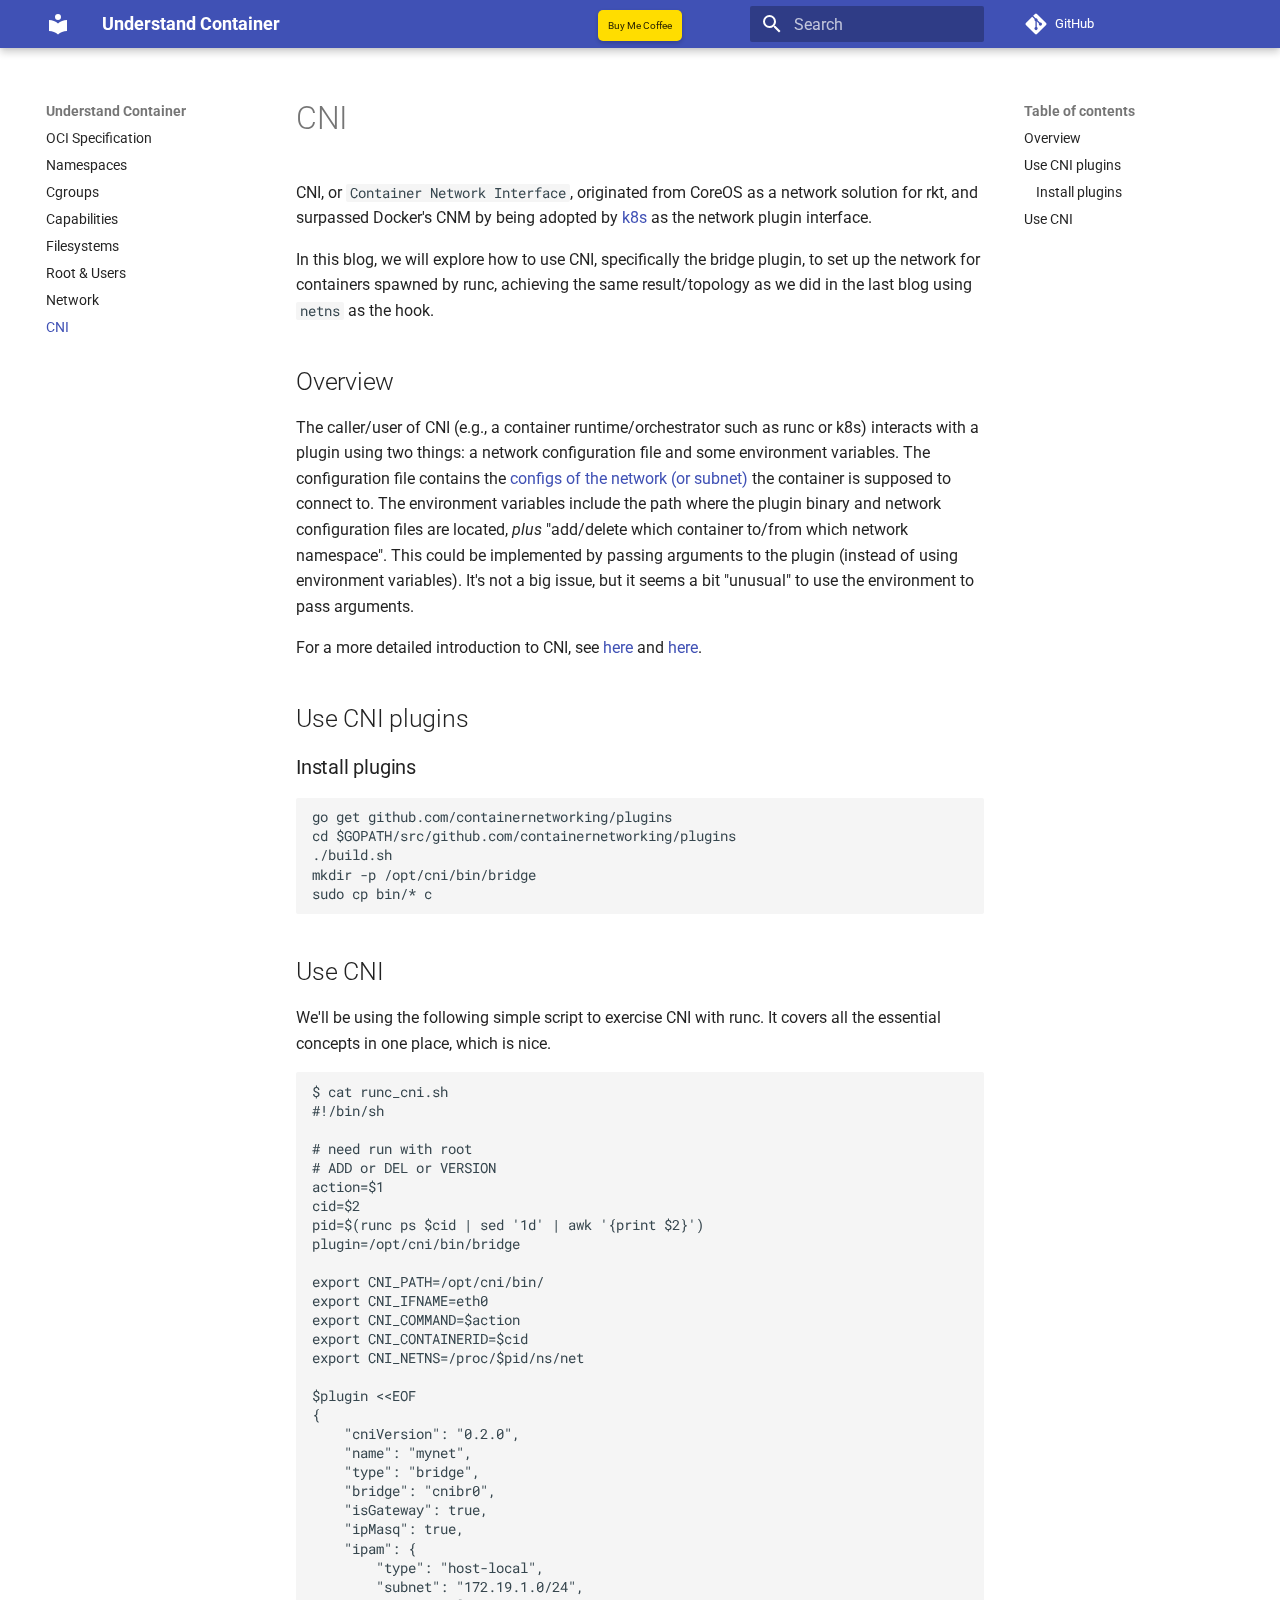
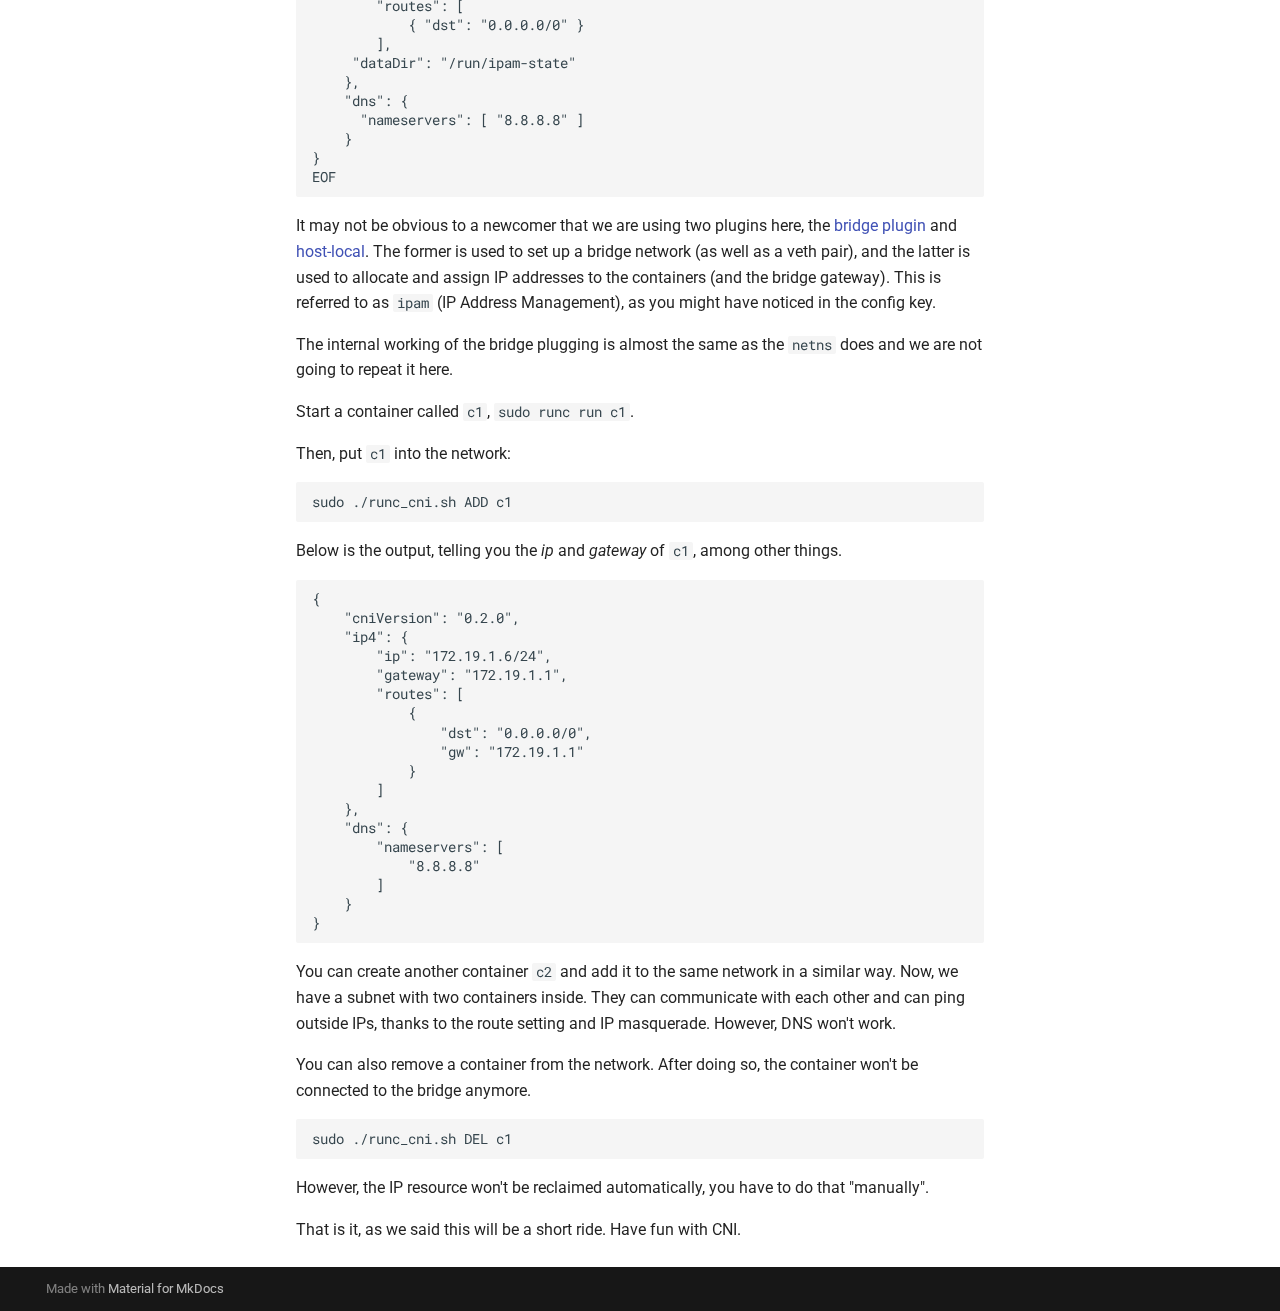
<file: ch8/index.html>
<!doctype html>
<html lang="en" class="no-js">
  <head>
    
      <meta charset="utf-8">
      <meta name="viewport" content="width=device-width,initial-scale=1">
      
      
      
      
        <link rel="prev" href="../ch7/">
      
      
      
      <link rel="icon" href="../assets/images/favicon.png">
      <meta name="generator" content="mkdocs-1.6.0, mkdocs-material-9.5.28">
    
    
      
        <title>CNI - Understand Container</title>
      
    
    
      <link rel="stylesheet" href="../assets/stylesheets/main.6543a935.min.css">
      
      


    
    
      
    
    
      
        
        
        <link rel="preconnect" href="https://fonts.gstatic.com" crossorigin>
        <link rel="stylesheet" href="https://fonts.googleapis.com/css?family=Roboto:300,300i,400,400i,700,700i%7CRoboto+Mono:400,400i,700,700i&display=fallback">
        <style>:root{--md-text-font:"Roboto";--md-code-font:"Roboto Mono"}</style>
      
    
    
      <link rel="stylesheet" href="../assets/custom.css">
    
    <script>__md_scope=new URL("..",location),__md_hash=e=>[...e].reduce((e,_)=>(e<<5)-e+_.charCodeAt(0),0),__md_get=(e,_=localStorage,t=__md_scope)=>JSON.parse(_.getItem(t.pathname+"."+e)),__md_set=(e,_,t=localStorage,a=__md_scope)=>{try{t.setItem(a.pathname+"."+e,JSON.stringify(_))}catch(e){}}</script>
    
      

    
    
    
  </head>
  
  
    <body dir="ltr">
  
    
    <input class="md-toggle" data-md-toggle="drawer" type="checkbox" id="__drawer" autocomplete="off">
    <input class="md-toggle" data-md-toggle="search" type="checkbox" id="__search" autocomplete="off">
    <label class="md-overlay" for="__drawer"></label>
    <div data-md-component="skip">
      
        
        <a href="#cni" class="md-skip">
          Skip to content
        </a>
      
    </div>
    <div data-md-component="announce">
      
    </div>
    
    
      

  

<header class="md-header md-header--shadow" data-md-component="header">
  <nav class="md-header__inner md-grid" aria-label="Header">
    <a href=".." title="Understand Container" class="md-header__button md-logo" aria-label="Understand Container" data-md-component="logo">
      
  
  <svg xmlns="http://www.w3.org/2000/svg" viewBox="0 0 24 24"><path d="M12 8a3 3 0 0 0 3-3 3 3 0 0 0-3-3 3 3 0 0 0-3 3 3 3 0 0 0 3 3m0 3.54C9.64 9.35 6.5 8 3 8v11c3.5 0 6.64 1.35 9 3.54 2.36-2.19 5.5-3.54 9-3.54V8c-3.5 0-6.64 1.35-9 3.54Z"/></svg>

    </a>
    <label class="md-header__button md-icon" for="__drawer">
      
      <svg xmlns="http://www.w3.org/2000/svg" viewBox="0 0 24 24"><path d="M3 6h18v2H3V6m0 5h18v2H3v-2m0 5h18v2H3v-2Z"/></svg>
    </label>
    <div class="md-header__title" data-md-component="header-title">
      <div class="md-header__ellipsis">
        <div class="md-header__topic">
          <span class="md-ellipsis">
            Understand Container
          </span>
        </div>
        <div class="md-header__topic" data-md-component="header-topic">
          <span class="md-ellipsis">
            
              CNI
            
          </span>
        </div>
      </div>
    </div>
    
    
      <script>var media,input,key,value,palette=__md_get("__palette");if(palette&&palette.color){"(prefers-color-scheme)"===palette.color.media&&(media=matchMedia("(prefers-color-scheme: light)"),input=document.querySelector(media.matches?"[data-md-color-media='(prefers-color-scheme: light)']":"[data-md-color-media='(prefers-color-scheme: dark)']"),palette.color.media=input.getAttribute("data-md-color-media"),palette.color.scheme=input.getAttribute("data-md-color-scheme"),palette.color.primary=input.getAttribute("data-md-color-primary"),palette.color.accent=input.getAttribute("data-md-color-accent"));for([key,value]of Object.entries(palette.color))document.body.setAttribute("data-md-color-"+key,value)}</script>
    
    
    
      <label class="md-header__button md-icon" for="__search">
        
        <svg xmlns="http://www.w3.org/2000/svg" viewBox="0 0 24 24"><path d="M9.5 3A6.5 6.5 0 0 1 16 9.5c0 1.61-.59 3.09-1.56 4.23l.27.27h.79l5 5-1.5 1.5-5-5v-.79l-.27-.27A6.516 6.516 0 0 1 9.5 16 6.5 6.5 0 0 1 3 9.5 6.5 6.5 0 0 1 9.5 3m0 2C7 5 5 7 5 9.5S7 14 9.5 14 14 12 14 9.5 12 5 9.5 5Z"/></svg>
      </label>
      <div class="md-search" data-md-component="search" role="dialog">
  <label class="md-search__overlay" for="__search"></label>
  <div class="md-search__inner" role="search">
    <form class="md-search__form" name="search">
      <input type="text" class="md-search__input" name="query" aria-label="Search" placeholder="Search" autocapitalize="off" autocorrect="off" autocomplete="off" spellcheck="false" data-md-component="search-query" required>
      <label class="md-search__icon md-icon" for="__search">
        
        <svg xmlns="http://www.w3.org/2000/svg" viewBox="0 0 24 24"><path d="M9.5 3A6.5 6.5 0 0 1 16 9.5c0 1.61-.59 3.09-1.56 4.23l.27.27h.79l5 5-1.5 1.5-5-5v-.79l-.27-.27A6.516 6.516 0 0 1 9.5 16 6.5 6.5 0 0 1 3 9.5 6.5 6.5 0 0 1 9.5 3m0 2C7 5 5 7 5 9.5S7 14 9.5 14 14 12 14 9.5 12 5 9.5 5Z"/></svg>
        
        <svg xmlns="http://www.w3.org/2000/svg" viewBox="0 0 24 24"><path d="M20 11v2H8l5.5 5.5-1.42 1.42L4.16 12l7.92-7.92L13.5 5.5 8 11h12Z"/></svg>
      </label>
      <nav class="md-search__options" aria-label="Search">
        
        <button type="reset" class="md-search__icon md-icon" title="Clear" aria-label="Clear" tabindex="-1">
          
          <svg xmlns="http://www.w3.org/2000/svg" viewBox="0 0 24 24"><path d="M19 6.41 17.59 5 12 10.59 6.41 5 5 6.41 10.59 12 5 17.59 6.41 19 12 13.41 17.59 19 19 17.59 13.41 12 19 6.41Z"/></svg>
        </button>
      </nav>
      
    </form>
    <div class="md-search__output">
      <div class="md-search__scrollwrap" tabindex="0" data-md-scrollfix>
        <div class="md-search-result" data-md-component="search-result">
          <div class="md-search-result__meta">
            Initializing search
          </div>
          <ol class="md-search-result__list" role="presentation"></ol>
        </div>
      </div>
    </div>
  </div>
</div>
    
    
      <div class="md-header__source">
        <a href="https://github.com/binchenX/understand_container" title="Go to repository" class="md-source" data-md-component="source">
  <div class="md-source__icon md-icon">
    
    <svg xmlns="http://www.w3.org/2000/svg" viewBox="0 0 448 512"><!--! Font Awesome Free 6.5.2 by @fontawesome - https://fontawesome.com License - https://fontawesome.com/license/free (Icons: CC BY 4.0, Fonts: SIL OFL 1.1, Code: MIT License) Copyright 2024 Fonticons, Inc.--><path d="M439.55 236.05 244 40.45a28.87 28.87 0 0 0-40.81 0l-40.66 40.63 51.52 51.52c27.06-9.14 52.68 16.77 43.39 43.68l49.66 49.66c34.23-11.8 61.18 31 35.47 56.69-26.49 26.49-70.21-2.87-56-37.34L240.22 199v121.85c25.3 12.54 22.26 41.85 9.08 55a34.34 34.34 0 0 1-48.55 0c-17.57-17.6-11.07-46.91 11.25-56v-123c-20.8-8.51-24.6-30.74-18.64-45L142.57 101 8.45 235.14a28.86 28.86 0 0 0 0 40.81l195.61 195.6a28.86 28.86 0 0 0 40.8 0l194.69-194.69a28.86 28.86 0 0 0 0-40.81z"/></svg>
  </div>
  <div class="md-source__repository">
    GitHub
  </div>
</a>
      </div>
    
  </nav>
  
</header>
    
    <div class="md-container" data-md-component="container">
      
      
        
          
        
      
      <main class="md-main" data-md-component="main">
        <div class="md-main__inner md-grid">
          
            
              
              <div class="md-sidebar md-sidebar--primary" data-md-component="sidebar" data-md-type="navigation" >
                <div class="md-sidebar__scrollwrap">
                  <div class="md-sidebar__inner">
                    



<nav class="md-nav md-nav--primary" aria-label="Navigation" data-md-level="0">
  <label class="md-nav__title" for="__drawer">
    <a href=".." title="Understand Container" class="md-nav__button md-logo" aria-label="Understand Container" data-md-component="logo">
      
  
  <svg xmlns="http://www.w3.org/2000/svg" viewBox="0 0 24 24"><path d="M12 8a3 3 0 0 0 3-3 3 3 0 0 0-3-3 3 3 0 0 0-3 3 3 3 0 0 0 3 3m0 3.54C9.64 9.35 6.5 8 3 8v11c3.5 0 6.64 1.35 9 3.54 2.36-2.19 5.5-3.54 9-3.54V8c-3.5 0-6.64 1.35-9 3.54Z"/></svg>

    </a>
    Understand Container
  </label>
  
    <div class="md-nav__source">
      <a href="https://github.com/binchenX/understand_container" title="Go to repository" class="md-source" data-md-component="source">
  <div class="md-source__icon md-icon">
    
    <svg xmlns="http://www.w3.org/2000/svg" viewBox="0 0 448 512"><!--! Font Awesome Free 6.5.2 by @fontawesome - https://fontawesome.com License - https://fontawesome.com/license/free (Icons: CC BY 4.0, Fonts: SIL OFL 1.1, Code: MIT License) Copyright 2024 Fonticons, Inc.--><path d="M439.55 236.05 244 40.45a28.87 28.87 0 0 0-40.81 0l-40.66 40.63 51.52 51.52c27.06-9.14 52.68 16.77 43.39 43.68l49.66 49.66c34.23-11.8 61.18 31 35.47 56.69-26.49 26.49-70.21-2.87-56-37.34L240.22 199v121.85c25.3 12.54 22.26 41.85 9.08 55a34.34 34.34 0 0 1-48.55 0c-17.57-17.6-11.07-46.91 11.25-56v-123c-20.8-8.51-24.6-30.74-18.64-45L142.57 101 8.45 235.14a28.86 28.86 0 0 0 0 40.81l195.61 195.6a28.86 28.86 0 0 0 40.8 0l194.69-194.69a28.86 28.86 0 0 0 0-40.81z"/></svg>
  </div>
  <div class="md-source__repository">
    GitHub
  </div>
</a>
    </div>
  
  <ul class="md-nav__list" data-md-scrollfix>
    
      
      
  
  
  
  
    <li class="md-nav__item">
      <a href="../ch1/" class="md-nav__link">
        
  
  <span class="md-ellipsis">
    OCI Specification
  </span>
  

      </a>
    </li>
  

    
      
      
  
  
  
  
    <li class="md-nav__item">
      <a href="../ch2/" class="md-nav__link">
        
  
  <span class="md-ellipsis">
    Namespaces
  </span>
  

      </a>
    </li>
  

    
      
      
  
  
  
  
    <li class="md-nav__item">
      <a href="../ch3/" class="md-nav__link">
        
  
  <span class="md-ellipsis">
    Cgroups
  </span>
  

      </a>
    </li>
  

    
      
      
  
  
  
  
    <li class="md-nav__item">
      <a href="../ch4/" class="md-nav__link">
        
  
  <span class="md-ellipsis">
    Capabilities
  </span>
  

      </a>
    </li>
  

    
      
      
  
  
  
  
    <li class="md-nav__item">
      <a href="../ch5/" class="md-nav__link">
        
  
  <span class="md-ellipsis">
    Filesystems
  </span>
  

      </a>
    </li>
  

    
      
      
  
  
  
  
    <li class="md-nav__item">
      <a href="../ch6/" class="md-nav__link">
        
  
  <span class="md-ellipsis">
    Root & Users
  </span>
  

      </a>
    </li>
  

    
      
      
  
  
  
  
    <li class="md-nav__item">
      <a href="../ch7/" class="md-nav__link">
        
  
  <span class="md-ellipsis">
    Network
  </span>
  

      </a>
    </li>
  

    
      
      
  
  
    
  
  
  
    <li class="md-nav__item md-nav__item--active">
      
      <input class="md-nav__toggle md-toggle" type="checkbox" id="__toc">
      
      
        
      
      
        <label class="md-nav__link md-nav__link--active" for="__toc">
          
  
  <span class="md-ellipsis">
    CNI
  </span>
  

          <span class="md-nav__icon md-icon"></span>
        </label>
      
      <a href="./" class="md-nav__link md-nav__link--active">
        
  
  <span class="md-ellipsis">
    CNI
  </span>
  

      </a>
      
        

<nav class="md-nav md-nav--secondary" aria-label="Table of contents">
  
  
  
    
  
  
    <label class="md-nav__title" for="__toc">
      <span class="md-nav__icon md-icon"></span>
      Table of contents
    </label>
    <ul class="md-nav__list" data-md-component="toc" data-md-scrollfix>
      
        <li class="md-nav__item">
  <a href="#overview" class="md-nav__link">
    <span class="md-ellipsis">
      Overview
    </span>
  </a>
  
</li>
      
        <li class="md-nav__item">
  <a href="#use-cni-plugins" class="md-nav__link">
    <span class="md-ellipsis">
      Use CNI plugins
    </span>
  </a>
  
    <nav class="md-nav" aria-label="Use CNI plugins">
      <ul class="md-nav__list">
        
          <li class="md-nav__item">
  <a href="#install-plugins" class="md-nav__link">
    <span class="md-ellipsis">
      Install plugins
    </span>
  </a>
  
</li>
        
      </ul>
    </nav>
  
</li>
      
        <li class="md-nav__item">
  <a href="#use-cni" class="md-nav__link">
    <span class="md-ellipsis">
      Use CNI
    </span>
  </a>
  
</li>
      
    </ul>
  
</nav>
      
    </li>
  

    
  </ul>
</nav>
                  </div>
                </div>
              </div>
            
            
              
              <div class="md-sidebar md-sidebar--secondary" data-md-component="sidebar" data-md-type="toc" >
                <div class="md-sidebar__scrollwrap">
                  <div class="md-sidebar__inner">
                    

<nav class="md-nav md-nav--secondary" aria-label="Table of contents">
  
  
  
    
  
  
    <label class="md-nav__title" for="__toc">
      <span class="md-nav__icon md-icon"></span>
      Table of contents
    </label>
    <ul class="md-nav__list" data-md-component="toc" data-md-scrollfix>
      
        <li class="md-nav__item">
  <a href="#overview" class="md-nav__link">
    <span class="md-ellipsis">
      Overview
    </span>
  </a>
  
</li>
      
        <li class="md-nav__item">
  <a href="#use-cni-plugins" class="md-nav__link">
    <span class="md-ellipsis">
      Use CNI plugins
    </span>
  </a>
  
    <nav class="md-nav" aria-label="Use CNI plugins">
      <ul class="md-nav__list">
        
          <li class="md-nav__item">
  <a href="#install-plugins" class="md-nav__link">
    <span class="md-ellipsis">
      Install plugins
    </span>
  </a>
  
</li>
        
      </ul>
    </nav>
  
</li>
      
        <li class="md-nav__item">
  <a href="#use-cni" class="md-nav__link">
    <span class="md-ellipsis">
      Use CNI
    </span>
  </a>
  
</li>
      
    </ul>
  
</nav>
                  </div>
                </div>
              </div>
            
          
          
            <div class="md-content" data-md-component="content">
              <article class="md-content__inner md-typeset">
                
                  

  
  


<h1 id="cni">CNI</h1>
<p>CNI, or <code>Container Network Interface</code>, originated from CoreOS as a network solution for rkt, and surpassed Docker's CNM by being adopted by <a href="https://kubernetes.io/blog/2016/01/why-kubernetes-doesnt-use-libnetwork/">k8s</a> as the network plugin interface.</p>
<p>In this blog, we will explore how to use CNI, specifically the bridge plugin, to set up the network for containers spawned by runc, achieving the same result/topology as we did in the last blog using <code>netns</code> as the hook.</p>
<h2 id="overview">Overview</h2>
<p>The caller/user of CNI (e.g., a container runtime/orchestrator such as runc or k8s) interacts with a plugin using two things: a network configuration file and some environment variables. The configuration file contains the <a href="https://github.com/containernetworking/cni/blob/master/SPEC.md#network-configuration">configs of the network (or subnet)</a> the container is supposed to connect to. The environment variables include the path where the plugin binary and network configuration files are located, <em>plus</em> "add/delete which container to/from which network namespace". This could be implemented by passing arguments to the plugin (instead of using environment variables). It's not a big issue, but it seems a bit "unusual" to use the environment to pass arguments.</p>
<p>For a more detailed introduction to CNI, see <a href="https://www.slideshare.net/weaveworks/introduction-to-the-container-network-interface-cni">here</a> and <a href="https://github.com/containernetworking/cni/blob/master/SPEC.md">here</a>.</p>
<h2 id="use-cni-plugins">Use CNI plugins</h2>
<h3 id="install-plugins">Install plugins</h3>
<pre><code>go get github.com/containernetworking/plugins
cd $GOPATH/src/github.com/containernetworking/plugins
./build.sh
mkdir -p /opt/cni/bin/bridge
sudo cp bin/* c
</code></pre>
<h2 id="use-cni">Use CNI</h2>
<p>We'll be using the following simple script to exercise CNI with runc. It covers all the essential concepts in one place, which is nice.</p>
<pre><code class="language-bash">$ cat runc_cni.sh
#!/bin/sh

# need run with root
# ADD or DEL or VERSION
action=$1
cid=$2
pid=$(runc ps $cid | sed '1d' | awk '{print $2}')
plugin=/opt/cni/bin/bridge

export CNI_PATH=/opt/cni/bin/
export CNI_IFNAME=eth0
export CNI_COMMAND=$action
export CNI_CONTAINERID=$cid
export CNI_NETNS=/proc/$pid/ns/net

$plugin &lt;&lt;EOF
{
    &quot;cniVersion&quot;: &quot;0.2.0&quot;,
    &quot;name&quot;: &quot;mynet&quot;,
    &quot;type&quot;: &quot;bridge&quot;,
    &quot;bridge&quot;: &quot;cnibr0&quot;,
    &quot;isGateway&quot;: true,
    &quot;ipMasq&quot;: true,
    &quot;ipam&quot;: {
        &quot;type&quot;: &quot;host-local&quot;,
        &quot;subnet&quot;: &quot;172.19.1.0/24&quot;,
        &quot;routes&quot;: [
            { &quot;dst&quot;: &quot;0.0.0.0/0&quot; }
        ],
     &quot;dataDir&quot;: &quot;/run/ipam-state&quot;
    },
    &quot;dns&quot;: {
      &quot;nameservers&quot;: [ &quot;8.8.8.8&quot; ]
    }
}
EOF
</code></pre>
<p>It may not be obvious to a newcomer that we are using two plugins here, the <a href="https://github.com/containernetworking/plugins/tree/master/plugins/main/bridge">bridge plugin</a> and <a href="https://github.com/containernetworking/plugins/tree/master/plugins/ipam/host-local">host-local</a>. The former is used to set up a bridge network (as well as a veth pair), and the latter is used to allocate and assign IP addresses to the containers (and the bridge gateway). This is referred to as <code>ipam</code> (IP Address Management), as you might have noticed in the config key.</p>
<p>The internal working of the bridge plugging is almost the same as the <code>netns</code> does and we are not going to repeat it here.</p>
<p>Start a container called <code>c1</code>, <code>sudo runc run c1</code>.</p>
<p>Then, put <code>c1</code> into the network:</p>
<pre><code>sudo ./runc_cni.sh ADD c1
</code></pre>
<p>Below is the output, telling you the <em>ip</em> and <em>gateway</em> of <code>c1</code>, among other things.</p>
<pre><code>{
    &quot;cniVersion&quot;: &quot;0.2.0&quot;,
    &quot;ip4&quot;: {
        &quot;ip&quot;: &quot;172.19.1.6/24&quot;,
        &quot;gateway&quot;: &quot;172.19.1.1&quot;,
        &quot;routes&quot;: [
            {
                &quot;dst&quot;: &quot;0.0.0.0/0&quot;,
                &quot;gw&quot;: &quot;172.19.1.1&quot;
            }
        ]
    },
    &quot;dns&quot;: {
        &quot;nameservers&quot;: [
            &quot;8.8.8.8&quot;
        ]
    }
}
</code></pre>
<p>You can create another container <code>c2</code> and add it to the same network in a similar way. Now, we have a subnet with two containers inside. They can communicate with each other and can ping outside IPs, thanks to the route setting and IP masquerade. However, DNS won't work.</p>
<p>You can also remove a container from the network. After doing so, the container won't be connected to the bridge anymore.</p>
<pre><code>sudo ./runc_cni.sh DEL c1
</code></pre>
<p>However, the IP resource won't be reclaimed automatically, you have to do that "manually".</p>
<p>That is it, as we said this will be a short ride. Have fun with CNI.</p>












                
              </article>
            </div>
          
          
<script>var target=document.getElementById(location.hash.slice(1));target&&target.name&&(target.checked=target.name.startsWith("__tabbed_"))</script>
        </div>
        
      </main>
      
        <footer class="md-footer">
  
  <div class="md-footer-meta md-typeset">
    <div class="md-footer-meta__inner md-grid">
      <div class="md-copyright">
  
  
    Made with
    <a href="https://squidfunk.github.io/mkdocs-material/" target="_blank" rel="noopener">
      Material for MkDocs
    </a>
  
</div>
      
    </div>
  </div>
</footer>
      
    </div>
    <div class="md-dialog" data-md-component="dialog">
      <div class="md-dialog__inner md-typeset"></div>
    </div>
    
    
    <script id="__config" type="application/json">{"base": "..", "features": [], "search": "../assets/javascripts/workers/search.b8dbb3d2.min.js", "translations": {"clipboard.copied": "Copied to clipboard", "clipboard.copy": "Copy to clipboard", "search.result.more.one": "1 more on this page", "search.result.more.other": "# more on this page", "search.result.none": "No matching documents", "search.result.one": "1 matching document", "search.result.other": "# matching documents", "search.result.placeholder": "Type to start searching", "search.result.term.missing": "Missing", "select.version": "Select version"}}</script>
    
    
      <script src="../assets/javascripts/bundle.fe8b6f2b.min.js"></script>
      
        <script src="../assets/inject-link.js"></script>
      
    
  </body>
</html>
</file>
<file: assets/custom.css>
.custom-coffee-link-container {
    position: fixed;
    top: 10px;
    /* Adjust as needed for spacing from the top */
    left: 50%;
    /* Center horizontally */
    transform: translateX(-50%);
    /* Adjust for exact centering */
    z-index: 1000;
    /* Ensure it stays on top of other content */
    background-color: #ffdd00;
    /* Example background color, change as desired */
    padding: 10px;
    border-radius: 5px;
    /* Optional: adds rounded corners */
    box-shadow: 0 2px 4px rgba(0, 0, 0, 0.2);
    /* Optional: adds a slight shadow for depth */
}
</file>
<file: assets/stylesheets/main.6543a935.min.css>
@charset "UTF-8";html{-webkit-text-size-adjust:none;-moz-text-size-adjust:none;text-size-adjust:none;box-sizing:border-box}*,:after,:before{box-sizing:inherit}@media (prefers-reduced-motion){*,:after,:before{transition:none!important}}body{margin:0}a,button,input,label{-webkit-tap-highlight-color:transparent}a{color:inherit;text-decoration:none}hr{border:0;box-sizing:initial;display:block;height:.05rem;overflow:visible;padding:0}small{font-size:80%}sub,sup{line-height:1em}img{border-style:none}table{border-collapse:initial;border-spacing:0}td,th{font-weight:400;vertical-align:top}button{background:#0000;border:0;font-family:inherit;font-size:inherit;margin:0;padding:0}input{border:0;outline:none}:root{--md-primary-fg-color:#4051b5;--md-primary-fg-color--light:#5d6cc0;--md-primary-fg-color--dark:#303fa1;--md-primary-bg-color:#fff;--md-primary-bg-color--light:#ffffffb3;--md-accent-fg-color:#526cfe;--md-accent-fg-color--transparent:#526cfe1a;--md-accent-bg-color:#fff;--md-accent-bg-color--light:#ffffffb3}[data-md-color-scheme=default]{color-scheme:light}[data-md-color-scheme=default] img[src$="#gh-dark-mode-only"],[data-md-color-scheme=default] img[src$="#only-dark"]{display:none}:root,[data-md-color-scheme=default]{--md-hue:225deg;--md-default-fg-color:#000000de;--md-default-fg-color--light:#0000008a;--md-default-fg-color--lighter:#00000052;--md-default-fg-color--lightest:#00000012;--md-default-bg-color:#fff;--md-default-bg-color--light:#ffffffb3;--md-default-bg-color--lighter:#ffffff4d;--md-default-bg-color--lightest:#ffffff1f;--md-code-fg-color:#36464e;--md-code-bg-color:#f5f5f5;--md-code-hl-color:#4287ff;--md-code-hl-color--light:#4287ff1a;--md-code-hl-number-color:#d52a2a;--md-code-hl-special-color:#db1457;--md-code-hl-function-color:#a846b9;--md-code-hl-constant-color:#6e59d9;--md-code-hl-keyword-color:#3f6ec6;--md-code-hl-string-color:#1c7d4d;--md-code-hl-name-color:var(--md-code-fg-color);--md-code-hl-operator-color:var(--md-default-fg-color--light);--md-code-hl-punctuation-color:var(--md-default-fg-color--light);--md-code-hl-comment-color:var(--md-default-fg-color--light);--md-code-hl-generic-color:var(--md-default-fg-color--light);--md-code-hl-variable-color:var(--md-default-fg-color--light);--md-typeset-color:var(--md-default-fg-color);--md-typeset-a-color:var(--md-primary-fg-color);--md-typeset-del-color:#f5503d26;--md-typeset-ins-color:#0bd57026;--md-typeset-kbd-color:#fafafa;--md-typeset-kbd-accent-color:#fff;--md-typeset-kbd-border-color:#b8b8b8;--md-typeset-mark-color:#ffff0080;--md-typeset-table-color:#0000001f;--md-typeset-table-color--light:rgba(0,0,0,.035);--md-admonition-fg-color:var(--md-default-fg-color);--md-admonition-bg-color:var(--md-default-bg-color);--md-warning-fg-color:#000000de;--md-warning-bg-color:#ff9;--md-footer-fg-color:#fff;--md-footer-fg-color--light:#ffffffb3;--md-footer-fg-color--lighter:#ffffff73;--md-footer-bg-color:#000000de;--md-footer-bg-color--dark:#00000052;--md-shadow-z1:0 0.2rem 0.5rem #0000000d,0 0 0.05rem #0000001a;--md-shadow-z2:0 0.2rem 0.5rem #0000001a,0 0 0.05rem #00000040;--md-shadow-z3:0 0.2rem 0.5rem #0003,0 0 0.05rem #00000059}.md-icon svg{fill:currentcolor;display:block;height:1.2rem;width:1.2rem}body{-webkit-font-smoothing:antialiased;-moz-osx-font-smoothing:grayscale;--md-text-font-family:var(--md-text-font,_),-apple-system,BlinkMacSystemFont,Helvetica,Arial,sans-serif;--md-code-font-family:var(--md-code-font,_),SFMono-Regular,Consolas,Menlo,monospace}aside,body,input{font-feature-settings:"kern","liga";color:var(--md-typeset-color);font-family:var(--md-text-font-family)}code,kbd,pre{font-feature-settings:"kern";font-family:var(--md-code-font-family)}:root{--md-typeset-table-sort-icon:url('data:image/svg+xml;charset=utf-8,<svg xmlns="http://www.w3.org/2000/svg" viewBox="0 0 24 24"><path d="m18 21-4-4h3V7h-3l4-4 4 4h-3v10h3M2 19v-2h10v2M2 13v-2h7v2M2 7V5h4v2H2Z"/></svg>');--md-typeset-table-sort-icon--asc:url('data:image/svg+xml;charset=utf-8,<svg xmlns="http://www.w3.org/2000/svg" viewBox="0 0 24 24"><path d="M19 17h3l-4 4-4-4h3V3h2M2 17h10v2H2M6 5v2H2V5m0 6h7v2H2v-2Z"/></svg>');--md-typeset-table-sort-icon--desc:url('data:image/svg+xml;charset=utf-8,<svg xmlns="http://www.w3.org/2000/svg" viewBox="0 0 24 24"><path d="M19 7h3l-4-4-4 4h3v14h2M2 17h10v2H2M6 5v2H2V5m0 6h7v2H2v-2Z"/></svg>')}.md-typeset{-webkit-print-color-adjust:exact;color-adjust:exact;font-size:.8rem;line-height:1.6}@media print{.md-typeset{font-size:.68rem}}.md-typeset blockquote,.md-typeset dl,.md-typeset figure,.md-typeset ol,.md-typeset pre,.md-typeset ul{margin-bottom:1em;margin-top:1em}.md-typeset h1{color:var(--md-default-fg-color--light);font-size:2em;line-height:1.3;margin:0 0 1.25em}.md-typeset h1,.md-typeset h2{font-weight:300;letter-spacing:-.01em}.md-typeset h2{font-size:1.5625em;line-height:1.4;margin:1.6em 0 .64em}.md-typeset h3{font-size:1.25em;font-weight:400;letter-spacing:-.01em;line-height:1.5;margin:1.6em 0 .8em}.md-typeset h2+h3{margin-top:.8em}.md-typeset h4{font-weight:700;letter-spacing:-.01em;margin:1em 0}.md-typeset h5,.md-typeset h6{color:var(--md-default-fg-color--light);font-size:.8em;font-weight:700;letter-spacing:-.01em;margin:1.25em 0}.md-typeset h5{text-transform:uppercase}.md-typeset hr{border-bottom:.05rem solid var(--md-default-fg-color--lightest);display:flow-root;margin:1.5em 0}.md-typeset a{color:var(--md-typeset-a-color);word-break:break-word}.md-typeset a,.md-typeset a:before{transition:color 125ms}.md-typeset a:focus,.md-typeset a:hover{color:var(--md-accent-fg-color)}.md-typeset a:focus code,.md-typeset a:hover code{background-color:var(--md-accent-fg-color--transparent)}.md-typeset a code{color:currentcolor;transition:background-color 125ms}.md-typeset a.focus-visible{outline-color:var(--md-accent-fg-color);outline-offset:.2rem}.md-typeset code,.md-typeset kbd,.md-typeset pre{color:var(--md-code-fg-color);direction:ltr;font-variant-ligatures:none}@media print{.md-typeset code,.md-typeset kbd,.md-typeset pre{white-space:pre-wrap}}.md-typeset code{background-color:var(--md-code-bg-color);border-radius:.1rem;-webkit-box-decoration-break:clone;box-decoration-break:clone;font-size:.85em;padding:0 .2941176471em;word-break:break-word}.md-typeset code:not(.focus-visible){-webkit-tap-highlight-color:transparent;outline:none}.md-typeset pre{display:flow-root;line-height:1.4;position:relative}.md-typeset pre>code{-webkit-box-decoration-break:slice;box-decoration-break:slice;box-shadow:none;display:block;margin:0;outline-color:var(--md-accent-fg-color);overflow:auto;padding:.7720588235em 1.1764705882em;scrollbar-color:var(--md-default-fg-color--lighter) #0000;scrollbar-width:thin;touch-action:auto;word-break:normal}.md-typeset pre>code:hover{scrollbar-color:var(--md-accent-fg-color) #0000}.md-typeset pre>code::-webkit-scrollbar{height:.2rem;width:.2rem}.md-typeset pre>code::-webkit-scrollbar-thumb{background-color:var(--md-default-fg-color--lighter)}.md-typeset pre>code::-webkit-scrollbar-thumb:hover{background-color:var(--md-accent-fg-color)}.md-typeset kbd{background-color:var(--md-typeset-kbd-color);border-radius:.1rem;box-shadow:0 .1rem 0 .05rem var(--md-typeset-kbd-border-color),0 .1rem 0 var(--md-typeset-kbd-border-color),0 -.1rem .2rem var(--md-typeset-kbd-accent-color) inset;color:var(--md-default-fg-color);display:inline-block;font-size:.75em;padding:0 .6666666667em;vertical-align:text-top;word-break:break-word}.md-typeset mark{background-color:var(--md-typeset-mark-color);-webkit-box-decoration-break:clone;box-decoration-break:clone;color:inherit;word-break:break-word}.md-typeset abbr{border-bottom:.05rem dotted var(--md-default-fg-color--light);cursor:help;text-decoration:none}.md-typeset small{opacity:.75}[dir=ltr] .md-typeset sub,[dir=ltr] .md-typeset sup{margin-left:.078125em}[dir=rtl] .md-typeset sub,[dir=rtl] .md-typeset sup{margin-right:.078125em}[dir=ltr] .md-typeset blockquote{padding-left:.6rem}[dir=rtl] .md-typeset blockquote{padding-right:.6rem}[dir=ltr] .md-typeset blockquote{border-left:.2rem solid var(--md-default-fg-color--lighter)}[dir=rtl] .md-typeset blockquote{border-right:.2rem solid var(--md-default-fg-color--lighter)}.md-typeset blockquote{color:var(--md-default-fg-color--light);margin-left:0;margin-right:0}.md-typeset ul{list-style-type:disc}[dir=ltr] .md-typeset ol,[dir=ltr] .md-typeset ul{margin-left:.625em}[dir=rtl] .md-typeset ol,[dir=rtl] .md-typeset ul{margin-right:.625em}.md-typeset ol,.md-typeset ul{padding:0}.md-typeset ol:not([hidden]),.md-typeset ul:not([hidden]){display:flow-root}.md-typeset ol ol,.md-typeset ul ol{list-style-type:lower-alpha}.md-typeset ol ol ol,.md-typeset ul ol ol{list-style-type:lower-roman}[dir=ltr] .md-typeset ol li,[dir=ltr] .md-typeset ul li{margin-left:1.25em}[dir=rtl] .md-typeset ol li,[dir=rtl] .md-typeset ul li{margin-right:1.25em}.md-typeset ol li,.md-typeset ul li{margin-bottom:.5em}.md-typeset ol li blockquote,.md-typeset ol li p,.md-typeset ul li blockquote,.md-typeset ul li p{margin:.5em 0}.md-typeset ol li:last-child,.md-typeset ul li:last-child{margin-bottom:0}[dir=ltr] .md-typeset ol li ol,[dir=ltr] .md-typeset ol li ul,[dir=ltr] .md-typeset ul li ol,[dir=ltr] .md-typeset ul li ul{margin-left:.625em}[dir=rtl] .md-typeset ol li ol,[dir=rtl] .md-typeset ol li ul,[dir=rtl] .md-typeset ul li ol,[dir=rtl] .md-typeset ul li ul{margin-right:.625em}.md-typeset ol li ol,.md-typeset ol li ul,.md-typeset ul li ol,.md-typeset ul li ul{margin-bottom:.5em;margin-top:.5em}[dir=ltr] .md-typeset dd{margin-left:1.875em}[dir=rtl] .md-typeset dd{margin-right:1.875em}.md-typeset dd{margin-bottom:1.5em;margin-top:1em}.md-typeset img,.md-typeset svg,.md-typeset video{height:auto;max-width:100%}.md-typeset img[align=left]{margin:1em 1em 1em 0}.md-typeset img[align=right]{margin:1em 0 1em 1em}.md-typeset img[align]:only-child{margin-top:0}.md-typeset figure{display:flow-root;margin:1em auto;max-width:100%;text-align:center;width:-moz-fit-content;width:fit-content}.md-typeset figure img{display:block;margin:0 auto}.md-typeset figcaption{font-style:italic;margin:1em auto;max-width:24rem}.md-typeset iframe{max-width:100%}.md-typeset table:not([class]){background-color:var(--md-default-bg-color);border:.05rem solid var(--md-typeset-table-color);border-radius:.1rem;display:inline-block;font-size:.64rem;max-width:100%;overflow:auto;touch-action:auto}@media print{.md-typeset table:not([class]){display:table}}.md-typeset table:not([class])+*{margin-top:1.5em}.md-typeset table:not([class]) td>:first-child,.md-typeset table:not([class]) th>:first-child{margin-top:0}.md-typeset table:not([class]) td>:last-child,.md-typeset table:not([class]) th>:last-child{margin-bottom:0}.md-typeset table:not([class]) td:not([align]),.md-typeset table:not([class]) th:not([align]){text-align:left}[dir=rtl] .md-typeset table:not([class]) td:not([align]),[dir=rtl] .md-typeset table:not([class]) th:not([align]){text-align:right}.md-typeset table:not([class]) th{font-weight:700;min-width:5rem;padding:.9375em 1.25em;vertical-align:top}.md-typeset table:not([class]) td{border-top:.05rem solid var(--md-typeset-table-color);padding:.9375em 1.25em;vertical-align:top}.md-typeset table:not([class]) tbody tr{transition:background-color 125ms}.md-typeset table:not([class]) tbody tr:hover{background-color:var(--md-typeset-table-color--light);box-shadow:0 .05rem 0 var(--md-default-bg-color) inset}.md-typeset table:not([class]) a{word-break:normal}.md-typeset table th[role=columnheader]{cursor:pointer}[dir=ltr] .md-typeset table th[role=columnheader]:after{margin-left:.5em}[dir=rtl] .md-typeset table th[role=columnheader]:after{margin-right:.5em}.md-typeset table th[role=columnheader]:after{content:"";display:inline-block;height:1.2em;-webkit-mask-image:var(--md-typeset-table-sort-icon);mask-image:var(--md-typeset-table-sort-icon);-webkit-mask-repeat:no-repeat;mask-repeat:no-repeat;-webkit-mask-size:contain;mask-size:contain;transition:background-color 125ms;vertical-align:text-bottom;width:1.2em}.md-typeset table th[role=columnheader]:hover:after{background-color:var(--md-default-fg-color--lighter)}.md-typeset table th[role=columnheader][aria-sort=ascending]:after{background-color:var(--md-default-fg-color--light);-webkit-mask-image:var(--md-typeset-table-sort-icon--asc);mask-image:var(--md-typeset-table-sort-icon--asc)}.md-typeset table th[role=columnheader][aria-sort=descending]:after{background-color:var(--md-default-fg-color--light);-webkit-mask-image:var(--md-typeset-table-sort-icon--desc);mask-image:var(--md-typeset-table-sort-icon--desc)}.md-typeset__scrollwrap{margin:1em -.8rem;overflow-x:auto;touch-action:auto}.md-typeset__table{display:inline-block;margin-bottom:.5em;padding:0 .8rem}@media print{.md-typeset__table{display:block}}html .md-typeset__table table{display:table;margin:0;overflow:hidden;width:100%}@media screen and (max-width:44.984375em){.md-content__inner>pre{margin:1em -.8rem}.md-content__inner>pre code{border-radius:0}}.md-typeset .md-author{border-radius:100%;display:block;flex-shrink:0;height:1.6rem;overflow:hidden;position:relative;transition:color 125ms,transform 125ms;width:1.6rem}.md-typeset .md-author img{display:block}.md-typeset .md-author--more{background:var(--md-default-fg-color--lightest);color:var(--md-default-fg-color--lighter);font-size:.6rem;font-weight:700;line-height:1.6rem;text-align:center}.md-typeset .md-author--long{height:2.4rem;width:2.4rem}.md-typeset a.md-author{transform:scale(1)}.md-typeset a.md-author img{border-radius:100%;filter:grayscale(100%) opacity(75%);transition:filter 125ms}.md-typeset a.md-author:focus,.md-typeset a.md-author:hover{transform:scale(1.1);z-index:1}.md-typeset a.md-author:focus img,.md-typeset a.md-author:hover img{filter:grayscale(0)}.md-banner{background-color:var(--md-footer-bg-color);color:var(--md-footer-fg-color);overflow:auto}@media print{.md-banner{display:none}}.md-banner--warning{background-color:var(--md-warning-bg-color);color:var(--md-warning-fg-color)}.md-banner__inner{font-size:.7rem;margin:.6rem auto;padding:0 .8rem}[dir=ltr] .md-banner__button{float:right}[dir=rtl] .md-banner__button{float:left}.md-banner__button{color:inherit;cursor:pointer;transition:opacity .25s}.no-js .md-banner__button{display:none}.md-banner__button:hover{opacity:.7}html{font-size:125%;height:100%;overflow-x:hidden}@media screen and (min-width:100em){html{font-size:137.5%}}@media screen and (min-width:125em){html{font-size:150%}}body{background-color:var(--md-default-bg-color);display:flex;flex-direction:column;font-size:.5rem;min-height:100%;position:relative;width:100%}@media print{body{display:block}}@media screen and (max-width:59.984375em){body[data-md-scrolllock]{position:fixed}}.md-grid{margin-left:auto;margin-right:auto;max-width:61rem}.md-container{display:flex;flex-direction:column;flex-grow:1}@media print{.md-container{display:block}}.md-main{flex-grow:1}.md-main__inner{display:flex;height:100%;margin-top:1.5rem}.md-ellipsis{overflow:hidden;text-overflow:ellipsis}.md-toggle{display:none}.md-option{height:0;opacity:0;position:absolute;width:0}.md-option:checked+label:not([hidden]){display:block}.md-option.focus-visible+label{outline-color:var(--md-accent-fg-color);outline-style:auto}.md-skip{background-color:var(--md-default-fg-color);border-radius:.1rem;color:var(--md-default-bg-color);font-size:.64rem;margin:.5rem;opacity:0;outline-color:var(--md-accent-fg-color);padding:.3rem .5rem;position:fixed;transform:translateY(.4rem);z-index:-1}.md-skip:focus{opacity:1;transform:translateY(0);transition:transform .25s cubic-bezier(.4,0,.2,1),opacity 175ms 75ms;z-index:10}@page{margin:25mm}:root{--md-clipboard-icon:url('data:image/svg+xml;charset=utf-8,<svg xmlns="http://www.w3.org/2000/svg" viewBox="0 0 24 24"><path d="M19 21H8V7h11m0-2H8a2 2 0 0 0-2 2v14a2 2 0 0 0 2 2h11a2 2 0 0 0 2-2V7a2 2 0 0 0-2-2m-3-4H4a2 2 0 0 0-2 2v14h2V3h12V1Z"/></svg>')}.md-clipboard{border-radius:.1rem;color:var(--md-default-fg-color--lightest);cursor:pointer;height:1.5em;outline-color:var(--md-accent-fg-color);outline-offset:.1rem;position:absolute;right:.5em;top:.5em;transition:color .25s;width:1.5em;z-index:1}@media print{.md-clipboard{display:none}}.md-clipboard:not(.focus-visible){-webkit-tap-highlight-color:transparent;outline:none}:hover>.md-clipboard{color:var(--md-default-fg-color--light)}.md-clipboard:focus,.md-clipboard:hover{color:var(--md-accent-fg-color)}.md-clipboard:after{background-color:currentcolor;content:"";display:block;height:1.125em;margin:0 auto;-webkit-mask-image:var(--md-clipboard-icon);mask-image:var(--md-clipboard-icon);-webkit-mask-position:center;mask-position:center;-webkit-mask-repeat:no-repeat;mask-repeat:no-repeat;-webkit-mask-size:contain;mask-size:contain;width:1.125em}.md-clipboard--inline{cursor:pointer}.md-clipboard--inline code{transition:color .25s,background-color .25s}.md-clipboard--inline:focus code,.md-clipboard--inline:hover code{background-color:var(--md-accent-fg-color--transparent);color:var(--md-accent-fg-color)}.md-typeset .md-code__content{display:grid}@keyframes consent{0%{opacity:0;transform:translateY(100%)}to{opacity:1;transform:translateY(0)}}@keyframes overlay{0%{opacity:0}to{opacity:1}}.md-consent__overlay{animation:overlay .25s both;-webkit-backdrop-filter:blur(.1rem);backdrop-filter:blur(.1rem);background-color:#0000008a;height:100%;opacity:1;position:fixed;top:0;width:100%;z-index:5}.md-consent__inner{animation:consent .5s cubic-bezier(.1,.7,.1,1) both;background-color:var(--md-default-bg-color);border:0;border-radius:.1rem;bottom:0;box-shadow:0 0 .2rem #0000001a,0 .2rem .4rem #0003;max-height:100%;overflow:auto;padding:0;position:fixed;width:100%;z-index:5}.md-consent__form{padding:.8rem}.md-consent__settings{display:none;margin:1em 0}input:checked+.md-consent__settings{display:block}.md-consent__controls{margin-bottom:.8rem}.md-typeset .md-consent__controls .md-button{display:inline}@media screen and (max-width:44.984375em){.md-typeset .md-consent__controls .md-button{display:block;margin-top:.4rem;text-align:center;width:100%}}.md-consent label{cursor:pointer}.md-content{flex-grow:1;min-width:0}.md-content__inner{margin:0 .8rem 1.2rem;padding-top:.6rem}@media screen and (min-width:76.25em){[dir=ltr] .md-sidebar--primary:not([hidden])~.md-content>.md-content__inner{margin-left:1.2rem}[dir=ltr] .md-sidebar--secondary:not([hidden])~.md-content>.md-content__inner,[dir=rtl] .md-sidebar--primary:not([hidden])~.md-content>.md-content__inner{margin-right:1.2rem}[dir=rtl] .md-sidebar--secondary:not([hidden])~.md-content>.md-content__inner{margin-left:1.2rem}}.md-content__inner:before{content:"";display:block;height:.4rem}.md-content__inner>:last-child{margin-bottom:0}[dir=ltr] .md-content__button{float:right}[dir=rtl] .md-content__button{float:left}[dir=ltr] .md-content__button{margin-left:.4rem}[dir=rtl] .md-content__button{margin-right:.4rem}.md-content__button{margin:.4rem 0;padding:0}@media print{.md-content__button{display:none}}.md-typeset .md-content__button{color:var(--md-default-fg-color--lighter)}.md-content__button svg{display:inline;vertical-align:top}[dir=rtl] .md-content__button svg{transform:scaleX(-1)}[dir=ltr] .md-dialog{right:.8rem}[dir=rtl] .md-dialog{left:.8rem}.md-dialog{background-color:var(--md-default-fg-color);border-radius:.1rem;bottom:.8rem;box-shadow:var(--md-shadow-z3);min-width:11.1rem;opacity:0;padding:.4rem .6rem;pointer-events:none;position:fixed;transform:translateY(100%);transition:transform 0ms .4s,opacity .4s;z-index:4}@media print{.md-dialog{display:none}}.md-dialog--active{opacity:1;pointer-events:auto;transform:translateY(0);transition:transform .4s cubic-bezier(.075,.85,.175,1),opacity .4s}.md-dialog__inner{color:var(--md-default-bg-color);font-size:.7rem}.md-feedback{margin:2em 0 1em;text-align:center}.md-feedback fieldset{border:none;margin:0;padding:0}.md-feedback__title{font-weight:700;margin:1em auto}.md-feedback__inner{position:relative}.md-feedback__list{display:flex;flex-wrap:wrap;place-content:baseline center;position:relative}.md-feedback__list:hover .md-icon:not(:disabled){color:var(--md-default-fg-color--lighter)}:disabled .md-feedback__list{min-height:1.8rem}.md-feedback__icon{color:var(--md-default-fg-color--light);cursor:pointer;flex-shrink:0;margin:0 .1rem;transition:color 125ms}.md-feedback__icon:not(:disabled).md-icon:hover{color:var(--md-accent-fg-color)}.md-feedback__icon:disabled{color:var(--md-default-fg-color--lightest);pointer-events:none}.md-feedback__note{opacity:0;position:relative;transform:translateY(.4rem);transition:transform .4s cubic-bezier(.1,.7,.1,1),opacity .15s}.md-feedback__note>*{margin:0 auto;max-width:16rem}:disabled .md-feedback__note{opacity:1;transform:translateY(0)}.md-footer{background-color:var(--md-footer-bg-color);color:var(--md-footer-fg-color)}@media print{.md-footer{display:none}}.md-footer__inner{justify-content:space-between;overflow:auto;padding:.2rem}.md-footer__inner:not([hidden]){display:flex}.md-footer__link{align-items:end;display:flex;flex-grow:0.01;margin-bottom:.4rem;margin-top:1rem;max-width:100%;outline-color:var(--md-accent-fg-color);overflow:hidden;transition:opacity .25s}.md-footer__link:focus,.md-footer__link:hover{opacity:.7}[dir=rtl] .md-footer__link svg{transform:scaleX(-1)}@media screen and (max-width:44.984375em){.md-footer__link--prev{flex-shrink:0}.md-footer__link--prev .md-footer__title{display:none}}[dir=ltr] .md-footer__link--next{margin-left:auto}[dir=rtl] .md-footer__link--next{margin-right:auto}.md-footer__link--next{text-align:right}[dir=rtl] .md-footer__link--next{text-align:left}.md-footer__title{flex-grow:1;font-size:.9rem;margin-bottom:.7rem;max-width:calc(100% - 2.4rem);padding:0 1rem;white-space:nowrap}.md-footer__button{margin:.2rem;padding:.4rem}.md-footer__direction{font-size:.64rem;opacity:.7}.md-footer-meta{background-color:var(--md-footer-bg-color--dark)}.md-footer-meta__inner{display:flex;flex-wrap:wrap;justify-content:space-between;padding:.2rem}html .md-footer-meta.md-typeset a{color:var(--md-footer-fg-color--light)}html .md-footer-meta.md-typeset a:focus,html .md-footer-meta.md-typeset a:hover{color:var(--md-footer-fg-color)}.md-copyright{color:var(--md-footer-fg-color--lighter);font-size:.64rem;margin:auto .6rem;padding:.4rem 0;width:100%}@media screen and (min-width:45em){.md-copyright{width:auto}}.md-copyright__highlight{color:var(--md-footer-fg-color--light)}.md-social{display:inline-flex;gap:.2rem;margin:0 .4rem;padding:.2rem 0 .6rem}@media screen and (min-width:45em){.md-social{padding:.6rem 0}}.md-social__link{display:inline-block;height:1.6rem;text-align:center;width:1.6rem}.md-social__link:before{line-height:1.9}.md-social__link svg{fill:currentcolor;max-height:.8rem;vertical-align:-25%}.md-typeset .md-button{border:.1rem solid;border-radius:.1rem;color:var(--md-primary-fg-color);cursor:pointer;display:inline-block;font-weight:700;padding:.625em 2em;transition:color 125ms,background-color 125ms,border-color 125ms}.md-typeset .md-button--primary{background-color:var(--md-primary-fg-color);border-color:var(--md-primary-fg-color);color:var(--md-primary-bg-color)}.md-typeset .md-button:focus,.md-typeset .md-button:hover{background-color:var(--md-accent-fg-color);border-color:var(--md-accent-fg-color);color:var(--md-accent-bg-color)}[dir=ltr] .md-typeset .md-input{border-top-left-radius:.1rem}[dir=ltr] .md-typeset .md-input,[dir=rtl] .md-typeset .md-input{border-top-right-radius:.1rem}[dir=rtl] .md-typeset .md-input{border-top-left-radius:.1rem}.md-typeset .md-input{border-bottom:.1rem solid var(--md-default-fg-color--lighter);box-shadow:var(--md-shadow-z1);font-size:.8rem;height:1.8rem;padding:0 .6rem;transition:border .25s,box-shadow .25s}.md-typeset .md-input:focus,.md-typeset .md-input:hover{border-bottom-color:var(--md-accent-fg-color);box-shadow:var(--md-shadow-z2)}.md-typeset .md-input--stretch{width:100%}.md-header{background-color:var(--md-primary-fg-color);box-shadow:0 0 .2rem #0000,0 .2rem .4rem #0000;color:var(--md-primary-bg-color);display:block;left:0;position:sticky;right:0;top:0;z-index:4}@media print{.md-header{display:none}}.md-header[hidden]{transform:translateY(-100%);transition:transform .25s cubic-bezier(.8,0,.6,1),box-shadow .25s}.md-header--shadow{box-shadow:0 0 .2rem #0000001a,0 .2rem .4rem #0003;transition:transform .25s cubic-bezier(.1,.7,.1,1),box-shadow .25s}.md-header__inner{align-items:center;display:flex;padding:0 .2rem}.md-header__button{color:currentcolor;cursor:pointer;margin:.2rem;outline-color:var(--md-accent-fg-color);padding:.4rem;position:relative;transition:opacity .25s;vertical-align:middle;z-index:1}.md-header__button:hover{opacity:.7}.md-header__button:not([hidden]){display:inline-block}.md-header__button:not(.focus-visible){-webkit-tap-highlight-color:transparent;outline:none}.md-header__button.md-logo{margin:.2rem;padding:.4rem}@media screen and (max-width:76.234375em){.md-header__button.md-logo{display:none}}.md-header__button.md-logo img,.md-header__button.md-logo svg{fill:currentcolor;display:block;height:1.2rem;width:auto}@media screen and (min-width:60em){.md-header__button[for=__search]{display:none}}.no-js .md-header__button[for=__search]{display:none}[dir=rtl] .md-header__button[for=__search] svg{transform:scaleX(-1)}@media screen and (min-width:76.25em){.md-header__button[for=__drawer]{display:none}}.md-header__topic{display:flex;max-width:100%;position:absolute;transition:transform .4s cubic-bezier(.1,.7,.1,1),opacity .15s;white-space:nowrap}.md-header__topic+.md-header__topic{opacity:0;pointer-events:none;transform:translateX(1.25rem);transition:transform .4s cubic-bezier(1,.7,.1,.1),opacity .15s;z-index:-1}[dir=rtl] .md-header__topic+.md-header__topic{transform:translateX(-1.25rem)}.md-header__topic:first-child{font-weight:700}[dir=ltr] .md-header__title{margin-left:1rem;margin-right:.4rem}[dir=rtl] .md-header__title{margin-left:.4rem;margin-right:1rem}.md-header__title{flex-grow:1;font-size:.9rem;height:2.4rem;line-height:2.4rem}.md-header__title--active .md-header__topic{opacity:0;pointer-events:none;transform:translateX(-1.25rem);transition:transform .4s cubic-bezier(1,.7,.1,.1),opacity .15s;z-index:-1}[dir=rtl] .md-header__title--active .md-header__topic{transform:translateX(1.25rem)}.md-header__title--active .md-header__topic+.md-header__topic{opacity:1;pointer-events:auto;transform:translateX(0);transition:transform .4s cubic-bezier(.1,.7,.1,1),opacity .15s;z-index:0}.md-header__title>.md-header__ellipsis{height:100%;position:relative;width:100%}.md-header__option{display:flex;flex-shrink:0;max-width:100%;transition:max-width 0ms .25s,opacity .25s .25s;white-space:nowrap}[data-md-toggle=search]:checked~.md-header .md-header__option{max-width:0;opacity:0;transition:max-width 0ms,opacity 0ms}.md-header__option>input{bottom:0}.md-header__source{display:none}@media screen and (min-width:60em){[dir=ltr] .md-header__source{margin-left:1rem}[dir=rtl] .md-header__source{margin-right:1rem}.md-header__source{display:block;max-width:11.7rem;width:11.7rem}}@media screen and (min-width:76.25em){[dir=ltr] .md-header__source{margin-left:1.4rem}[dir=rtl] .md-header__source{margin-right:1.4rem}}.md-meta{color:var(--md-default-fg-color--light);font-size:.7rem;line-height:1.3}.md-meta__list{display:inline-flex;flex-wrap:wrap;list-style:none;margin:0;padding:0}.md-meta__item:not(:last-child):after{content:"·";margin-left:.2rem;margin-right:.2rem}.md-meta__link{color:var(--md-typeset-a-color)}.md-meta__link:focus,.md-meta__link:hover{color:var(--md-accent-fg-color)}.md-draft{background-color:#ff1744;border-radius:.125em;color:#fff;display:inline-block;font-weight:700;padding-left:.5714285714em;padding-right:.5714285714em}:root{--md-nav-icon--prev:url('data:image/svg+xml;charset=utf-8,<svg xmlns="http://www.w3.org/2000/svg" viewBox="0 0 24 24"><path d="M20 11v2H8l5.5 5.5-1.42 1.42L4.16 12l7.92-7.92L13.5 5.5 8 11h12Z"/></svg>');--md-nav-icon--next:url('data:image/svg+xml;charset=utf-8,<svg xmlns="http://www.w3.org/2000/svg" viewBox="0 0 24 24"><path d="M8.59 16.58 13.17 12 8.59 7.41 10 6l6 6-6 6-1.41-1.42Z"/></svg>');--md-toc-icon:url('data:image/svg+xml;charset=utf-8,<svg xmlns="http://www.w3.org/2000/svg" viewBox="0 0 24 24"><path d="M3 9h14V7H3v2m0 4h14v-2H3v2m0 4h14v-2H3v2m16 0h2v-2h-2v2m0-10v2h2V7h-2m0 6h2v-2h-2v2Z"/></svg>')}.md-nav{font-size:.7rem;line-height:1.3}.md-nav__title{color:var(--md-default-fg-color--light);display:block;font-weight:700;overflow:hidden;padding:0 .6rem;text-overflow:ellipsis}.md-nav__title .md-nav__button{display:none}.md-nav__title .md-nav__button img{height:100%;width:auto}.md-nav__title .md-nav__button.md-logo img,.md-nav__title .md-nav__button.md-logo svg{fill:currentcolor;display:block;height:2.4rem;max-width:100%;object-fit:contain;width:auto}.md-nav__list{list-style:none;margin:0;padding:0}.md-nav__link{align-items:flex-start;display:flex;gap:.4rem;margin-top:.625em;scroll-snap-align:start;transition:color 125ms}.md-nav__link--passed{color:var(--md-default-fg-color--light)}.md-nav__item .md-nav__link--active,.md-nav__item .md-nav__link--active code{color:var(--md-typeset-a-color)}.md-nav__link .md-ellipsis{position:relative}[dir=ltr] .md-nav__link .md-icon:last-child{margin-left:auto}[dir=rtl] .md-nav__link .md-icon:last-child{margin-right:auto}.md-nav__link svg{fill:currentcolor;flex-shrink:0;height:1.3em}.md-nav__link[for]:focus,.md-nav__link[for]:hover,.md-nav__link[href]:focus,.md-nav__link[href]:hover{color:var(--md-accent-fg-color);cursor:pointer}.md-nav__link.focus-visible{outline-color:var(--md-accent-fg-color);outline-offset:.2rem}.md-nav--primary .md-nav__link[for=__toc]{display:none}.md-nav--primary .md-nav__link[for=__toc] .md-icon:after{background-color:currentcolor;display:block;height:100%;-webkit-mask-image:var(--md-toc-icon);mask-image:var(--md-toc-icon);width:100%}.md-nav--primary .md-nav__link[for=__toc]~.md-nav{display:none}.md-nav__container>.md-nav__link{margin-top:0}.md-nav__container>.md-nav__link:first-child{flex-grow:1;min-width:0}.md-nav__icon{flex-shrink:0}.md-nav__source{display:none}@media screen and (max-width:76.234375em){.md-nav--primary,.md-nav--primary .md-nav{background-color:var(--md-default-bg-color);display:flex;flex-direction:column;height:100%;left:0;position:absolute;right:0;top:0;z-index:1}.md-nav--primary .md-nav__item,.md-nav--primary .md-nav__title{font-size:.8rem;line-height:1.5}.md-nav--primary .md-nav__title{background-color:var(--md-default-fg-color--lightest);color:var(--md-default-fg-color--light);cursor:pointer;height:5.6rem;line-height:2.4rem;padding:3rem .8rem .2rem;position:relative;white-space:nowrap}[dir=ltr] .md-nav--primary .md-nav__title .md-nav__icon{left:.4rem}[dir=rtl] .md-nav--primary .md-nav__title .md-nav__icon{right:.4rem}.md-nav--primary .md-nav__title .md-nav__icon{display:block;height:1.2rem;margin:.2rem;position:absolute;top:.4rem;width:1.2rem}.md-nav--primary .md-nav__title .md-nav__icon:after{background-color:currentcolor;content:"";display:block;height:100%;-webkit-mask-image:var(--md-nav-icon--prev);mask-image:var(--md-nav-icon--prev);-webkit-mask-position:center;mask-position:center;-webkit-mask-repeat:no-repeat;mask-repeat:no-repeat;-webkit-mask-size:contain;mask-size:contain;width:100%}.md-nav--primary .md-nav__title~.md-nav__list{background-color:var(--md-default-bg-color);box-shadow:0 .05rem 0 var(--md-default-fg-color--lightest) inset;overflow-y:auto;scroll-snap-type:y mandatory;touch-action:pan-y}.md-nav--primary .md-nav__title~.md-nav__list>:first-child{border-top:0}.md-nav--primary .md-nav__title[for=__drawer]{background-color:var(--md-primary-fg-color);color:var(--md-primary-bg-color);font-weight:700}.md-nav--primary .md-nav__title .md-logo{display:block;left:.2rem;margin:.2rem;padding:.4rem;position:absolute;right:.2rem;top:.2rem}.md-nav--primary .md-nav__list{flex:1}.md-nav--primary .md-nav__item{border-top:.05rem solid var(--md-default-fg-color--lightest)}.md-nav--primary .md-nav__item--active>.md-nav__link{color:var(--md-typeset-a-color)}.md-nav--primary .md-nav__item--active>.md-nav__link:focus,.md-nav--primary .md-nav__item--active>.md-nav__link:hover{color:var(--md-accent-fg-color)}.md-nav--primary .md-nav__link{margin-top:0;padding:.6rem .8rem}.md-nav--primary .md-nav__link svg{margin-top:.1em}.md-nav--primary .md-nav__link>.md-nav__link{padding:0}[dir=ltr] .md-nav--primary .md-nav__link .md-nav__icon{margin-right:-.2rem}[dir=rtl] .md-nav--primary .md-nav__link .md-nav__icon{margin-left:-.2rem}.md-nav--primary .md-nav__link .md-nav__icon{font-size:1.2rem;height:1.2rem;width:1.2rem}.md-nav--primary .md-nav__link .md-nav__icon:after{background-color:currentcolor;content:"";display:block;height:100%;-webkit-mask-image:var(--md-nav-icon--next);mask-image:var(--md-nav-icon--next);-webkit-mask-position:center;mask-position:center;-webkit-mask-repeat:no-repeat;mask-repeat:no-repeat;-webkit-mask-size:contain;mask-size:contain;width:100%}[dir=rtl] .md-nav--primary .md-nav__icon:after{transform:scale(-1)}.md-nav--primary .md-nav--secondary .md-nav{background-color:initial;position:static}[dir=ltr] .md-nav--primary .md-nav--secondary .md-nav .md-nav__link{padding-left:1.4rem}[dir=rtl] .md-nav--primary .md-nav--secondary .md-nav .md-nav__link{padding-right:1.4rem}[dir=ltr] .md-nav--primary .md-nav--secondary .md-nav .md-nav .md-nav__link{padding-left:2rem}[dir=rtl] .md-nav--primary .md-nav--secondary .md-nav .md-nav .md-nav__link{padding-right:2rem}[dir=ltr] .md-nav--primary .md-nav--secondary .md-nav .md-nav .md-nav .md-nav__link{padding-left:2.6rem}[dir=rtl] .md-nav--primary .md-nav--secondary .md-nav .md-nav .md-nav .md-nav__link{padding-right:2.6rem}[dir=ltr] .md-nav--primary .md-nav--secondary .md-nav .md-nav .md-nav .md-nav .md-nav__link{padding-left:3.2rem}[dir=rtl] .md-nav--primary .md-nav--secondary .md-nav .md-nav .md-nav .md-nav .md-nav__link{padding-right:3.2rem}.md-nav--secondary{background-color:initial}.md-nav__toggle~.md-nav{display:flex;opacity:0;transform:translateX(100%);transition:transform .25s cubic-bezier(.8,0,.6,1),opacity 125ms 50ms}[dir=rtl] .md-nav__toggle~.md-nav{transform:translateX(-100%)}.md-nav__toggle:checked~.md-nav{opacity:1;transform:translateX(0);transition:transform .25s cubic-bezier(.4,0,.2,1),opacity 125ms 125ms}.md-nav__toggle:checked~.md-nav>.md-nav__list{-webkit-backface-visibility:hidden;backface-visibility:hidden}}@media screen and (max-width:59.984375em){.md-nav--primary .md-nav__link[for=__toc]{display:flex}.md-nav--primary .md-nav__link[for=__toc] .md-icon:after{content:""}.md-nav--primary .md-nav__link[for=__toc]+.md-nav__link{display:none}.md-nav--primary .md-nav__link[for=__toc]~.md-nav{display:flex}.md-nav__source{background-color:var(--md-primary-fg-color--dark);color:var(--md-primary-bg-color);display:block;padding:0 .2rem}}@media screen and (min-width:60em) and (max-width:76.234375em){.md-nav--integrated .md-nav__link[for=__toc]{display:flex}.md-nav--integrated .md-nav__link[for=__toc] .md-icon:after{content:""}.md-nav--integrated .md-nav__link[for=__toc]+.md-nav__link{display:none}.md-nav--integrated .md-nav__link[for=__toc]~.md-nav{display:flex}}@media screen and (min-width:60em){.md-nav{margin-bottom:-.4rem}.md-nav--secondary .md-nav__title{background:var(--md-default-bg-color);box-shadow:0 0 .4rem .4rem var(--md-default-bg-color);position:sticky;top:0;z-index:1}.md-nav--secondary .md-nav__title[for=__toc]{scroll-snap-align:start}.md-nav--secondary .md-nav__title .md-nav__icon{display:none}[dir=ltr] .md-nav--secondary .md-nav__list{padding-left:.6rem}[dir=rtl] .md-nav--secondary .md-nav__list{padding-right:.6rem}.md-nav--secondary .md-nav__list{padding-bottom:.4rem}[dir=ltr] .md-nav--secondary .md-nav__item>.md-nav__link{margin-right:.4rem}[dir=rtl] .md-nav--secondary .md-nav__item>.md-nav__link{margin-left:.4rem}}@media screen and (min-width:76.25em){.md-nav{margin-bottom:-.4rem;transition:max-height .25s cubic-bezier(.86,0,.07,1)}.md-nav--primary .md-nav__title{background:var(--md-default-bg-color);box-shadow:0 0 .4rem .4rem var(--md-default-bg-color);position:sticky;top:0;z-index:1}.md-nav--primary .md-nav__title[for=__drawer]{scroll-snap-align:start}.md-nav--primary .md-nav__title .md-nav__icon{display:none}[dir=ltr] .md-nav--primary .md-nav__list{padding-left:.6rem}[dir=rtl] .md-nav--primary .md-nav__list{padding-right:.6rem}.md-nav--primary .md-nav__list{padding-bottom:.4rem}[dir=ltr] .md-nav--primary .md-nav__item>.md-nav__link{margin-right:.4rem}[dir=rtl] .md-nav--primary .md-nav__item>.md-nav__link{margin-left:.4rem}.md-nav__toggle~.md-nav{display:grid;grid-template-rows:0fr;opacity:0;transition:grid-template-rows .25s cubic-bezier(.86,0,.07,1),opacity .25s,visibility 0ms .25s;visibility:collapse}.md-nav__toggle~.md-nav>.md-nav__list{overflow:hidden}.md-nav__toggle.md-toggle--indeterminate~.md-nav,.md-nav__toggle:checked~.md-nav{grid-template-rows:1fr;opacity:1;transition:grid-template-rows .25s cubic-bezier(.86,0,.07,1),opacity .15s .1s,visibility 0ms;visibility:visible}.md-nav__toggle.md-toggle--indeterminate~.md-nav{transition:none}.md-nav__item--nested>.md-nav>.md-nav__title{display:none}.md-nav__item--section{display:block;margin:1.25em 0}.md-nav__item--section:last-child{margin-bottom:0}.md-nav__item--section>.md-nav__link{font-weight:700}.md-nav__item--section>.md-nav__link[for]{color:var(--md-default-fg-color--light)}.md-nav__item--section>.md-nav__link:not(.md-nav__container){pointer-events:none}.md-nav__item--section>.md-nav__link .md-icon,.md-nav__item--section>.md-nav__link>[for]{display:none}[dir=ltr] .md-nav__item--section>.md-nav{margin-left:-.6rem}[dir=rtl] .md-nav__item--section>.md-nav{margin-right:-.6rem}.md-nav__item--section>.md-nav{display:block;opacity:1;visibility:visible}.md-nav__item--section>.md-nav>.md-nav__list>.md-nav__item{padding:0}.md-nav__icon{border-radius:100%;height:.9rem;transition:background-color .25s;width:.9rem}.md-nav__icon:hover{background-color:var(--md-accent-fg-color--transparent)}.md-nav__icon:after{background-color:currentcolor;border-radius:100%;content:"";display:inline-block;height:100%;-webkit-mask-image:var(--md-nav-icon--next);mask-image:var(--md-nav-icon--next);-webkit-mask-position:center;mask-position:center;-webkit-mask-repeat:no-repeat;mask-repeat:no-repeat;-webkit-mask-size:contain;mask-size:contain;transition:transform .25s;vertical-align:-.1rem;width:100%}[dir=rtl] .md-nav__icon:after{transform:rotate(180deg)}.md-nav__item--nested .md-nav__toggle:checked~.md-nav__link .md-nav__icon:after,.md-nav__item--nested .md-toggle--indeterminate~.md-nav__link .md-nav__icon:after{transform:rotate(90deg)}.md-nav--lifted>.md-nav__list>.md-nav__item,.md-nav--lifted>.md-nav__title{display:none}.md-nav--lifted>.md-nav__list>.md-nav__item--active{display:block}.md-nav--lifted>.md-nav__list>.md-nav__item--active>.md-nav__link{background:var(--md-default-bg-color);box-shadow:0 0 .4rem .4rem var(--md-default-bg-color);margin-top:0;position:sticky;top:0;z-index:1}.md-nav--lifted>.md-nav__list>.md-nav__item--active>.md-nav__link:not(.md-nav__container){pointer-events:none}.md-nav--lifted>.md-nav__list>.md-nav__item--active.md-nav__item--section{margin:0}[dir=ltr] .md-nav--lifted>.md-nav__list>.md-nav__item>.md-nav:not(.md-nav--secondary){margin-left:-.6rem}[dir=rtl] .md-nav--lifted>.md-nav__list>.md-nav__item>.md-nav:not(.md-nav--secondary){margin-right:-.6rem}.md-nav--lifted>.md-nav__list>.md-nav__item>[for]{color:var(--md-default-fg-color--light)}.md-nav--lifted .md-nav[data-md-level="1"]{grid-template-rows:1fr;opacity:1;visibility:visible}[dir=ltr] .md-nav--integrated>.md-nav__list>.md-nav__item--active .md-nav--secondary{border-left:.05rem solid var(--md-primary-fg-color)}[dir=rtl] .md-nav--integrated>.md-nav__list>.md-nav__item--active .md-nav--secondary{border-right:.05rem solid var(--md-primary-fg-color)}.md-nav--integrated>.md-nav__list>.md-nav__item--active .md-nav--secondary{display:block;margin-bottom:1.25em;opacity:1;visibility:visible}.md-nav--integrated>.md-nav__list>.md-nav__item--active .md-nav--secondary>.md-nav__list{overflow:visible;padding-bottom:0}.md-nav--integrated>.md-nav__list>.md-nav__item--active .md-nav--secondary>.md-nav__title{display:none}}.md-pagination{font-size:.8rem;font-weight:700;gap:.4rem}.md-pagination,.md-pagination>*{align-items:center;display:flex;justify-content:center}.md-pagination>*{border-radius:.2rem;height:1.8rem;min-width:1.8rem;text-align:center}.md-pagination__current{background-color:var(--md-default-fg-color--lightest);color:var(--md-default-fg-color--light)}.md-pagination__link{transition:color 125ms,background-color 125ms}.md-pagination__link:focus,.md-pagination__link:hover{background-color:var(--md-accent-fg-color--transparent);color:var(--md-accent-fg-color)}.md-pagination__link:focus svg,.md-pagination__link:hover svg{color:var(--md-accent-fg-color)}.md-pagination__link.focus-visible{outline-color:var(--md-accent-fg-color);outline-offset:.2rem}.md-pagination__link svg{fill:currentcolor;color:var(--md-default-fg-color--lighter);display:block;max-height:100%;width:1.2rem}.md-post__back{border-bottom:.05rem solid var(--md-default-fg-color--lightest);margin-bottom:1.2rem;padding-bottom:1.2rem}@media screen and (max-width:76.234375em){.md-post__back{display:none}}[dir=rtl] .md-post__back svg{transform:scaleX(-1)}.md-post__authors{display:flex;flex-direction:column;gap:.6rem;margin:0 .6rem 1.2rem}.md-post .md-post__meta a{transition:color 125ms}.md-post .md-post__meta a:focus,.md-post .md-post__meta a:hover{color:var(--md-accent-fg-color)}.md-post__title{color:var(--md-default-fg-color--light);font-weight:700}.md-post--excerpt{margin-bottom:3.2rem}.md-post--excerpt .md-post__header{align-items:center;display:flex;gap:.6rem;min-height:1.6rem}.md-post--excerpt .md-post__authors{align-items:center;display:inline-flex;flex-direction:row;gap:.2rem;margin:0;min-height:2.4rem}[dir=ltr] .md-post--excerpt .md-post__meta .md-meta__list{margin-right:.4rem}[dir=rtl] .md-post--excerpt .md-post__meta .md-meta__list{margin-left:.4rem}.md-post--excerpt .md-post__content>:first-child{--md-scroll-margin:6rem;margin-top:0}.md-post>.md-nav--secondary{margin:1em 0}.md-profile{align-items:center;display:flex;font-size:.7rem;gap:.6rem;line-height:1.4;width:100%}.md-profile__description{flex-grow:1}.md-content--post{display:flex}@media screen and (max-width:76.234375em){.md-content--post{flex-flow:column-reverse}}.md-content--post>.md-content__inner{min-width:0}@media screen and (min-width:76.25em){[dir=ltr] .md-content--post>.md-content__inner{margin-left:1.2rem}[dir=rtl] .md-content--post>.md-content__inner{margin-right:1.2rem}}@media screen and (max-width:76.234375em){.md-sidebar.md-sidebar--post{padding:0;position:static;width:100%}.md-sidebar.md-sidebar--post .md-sidebar__scrollwrap{overflow:visible}.md-sidebar.md-sidebar--post .md-sidebar__inner{padding:0}.md-sidebar.md-sidebar--post .md-post__meta{margin-left:.6rem;margin-right:.6rem}.md-sidebar.md-sidebar--post .md-nav__item{border:none;display:inline}.md-sidebar.md-sidebar--post .md-nav__list{display:inline-flex;flex-wrap:wrap;gap:.6rem;padding-bottom:.6rem;padding-top:.6rem}.md-sidebar.md-sidebar--post .md-nav__link{padding:0}.md-sidebar.md-sidebar--post .md-nav{height:auto;margin-bottom:0;position:static}}:root{--md-progress-value:0;--md-progress-delay:400ms}.md-progress{background:var(--md-primary-bg-color);height:.075rem;opacity:min(clamp(0,var(--md-progress-value),1),clamp(0,100 - var(--md-progress-value),1));position:fixed;top:0;transform:scaleX(calc(var(--md-progress-value)*1%));transform-origin:left;transition:transform .5s cubic-bezier(.19,1,.22,1),opacity .25s var(--md-progress-delay);width:100%;z-index:4}:root{--md-search-result-icon:url('data:image/svg+xml;charset=utf-8,<svg xmlns="http://www.w3.org/2000/svg" viewBox="0 0 24 24"><path d="M14 2H6a2 2 0 0 0-2 2v16a2 2 0 0 0 2 2h7c-.41-.25-.8-.56-1.14-.9-.33-.33-.61-.7-.86-1.1H6V4h7v5h5v1.18c.71.16 1.39.43 2 .82V8l-6-6m6.31 16.9c1.33-2.11.69-4.9-1.4-6.22-2.11-1.33-4.91-.68-6.22 1.4-1.34 2.11-.69 4.89 1.4 6.22 1.46.93 3.32.93 4.79.02L22 23.39 23.39 22l-3.08-3.1m-3.81.1a2.5 2.5 0 0 1-2.5-2.5 2.5 2.5 0 0 1 2.5-2.5 2.5 2.5 0 0 1 2.5 2.5 2.5 2.5 0 0 1-2.5 2.5Z"/></svg>')}.md-search{position:relative}@media screen and (min-width:60em){.md-search{padding:.2rem 0}}.no-js .md-search{display:none}.md-search__overlay{opacity:0;z-index:1}@media screen and (max-width:59.984375em){[dir=ltr] .md-search__overlay{left:-2.2rem}[dir=rtl] .md-search__overlay{right:-2.2rem}.md-search__overlay{background-color:var(--md-default-bg-color);border-radius:1rem;height:2rem;overflow:hidden;pointer-events:none;position:absolute;top:-1rem;transform-origin:center;transition:transform .3s .1s,opacity .2s .2s;width:2rem}[data-md-toggle=search]:checked~.md-header .md-search__overlay{opacity:1;transition:transform .4s,opacity .1s}}@media screen and (min-width:60em){[dir=ltr] .md-search__overlay{left:0}[dir=rtl] .md-search__overlay{right:0}.md-search__overlay{background-color:#0000008a;cursor:pointer;height:0;position:fixed;top:0;transition:width 0ms .25s,height 0ms .25s,opacity .25s;width:0}[data-md-toggle=search]:checked~.md-header .md-search__overlay{height:200vh;opacity:1;transition:width 0ms,height 0ms,opacity .25s;width:100%}}@media screen and (max-width:29.984375em){[data-md-toggle=search]:checked~.md-header .md-search__overlay{transform:scale(45)}}@media screen and (min-width:30em) and (max-width:44.984375em){[data-md-toggle=search]:checked~.md-header .md-search__overlay{transform:scale(60)}}@media screen and (min-width:45em) and (max-width:59.984375em){[data-md-toggle=search]:checked~.md-header .md-search__overlay{transform:scale(75)}}.md-search__inner{-webkit-backface-visibility:hidden;backface-visibility:hidden}@media screen and (max-width:59.984375em){[dir=ltr] .md-search__inner{left:0}[dir=rtl] .md-search__inner{right:0}.md-search__inner{height:0;opacity:0;overflow:hidden;position:fixed;top:0;transform:translateX(5%);transition:width 0ms .3s,height 0ms .3s,transform .15s cubic-bezier(.4,0,.2,1) .15s,opacity .15s .15s;width:0;z-index:2}[dir=rtl] .md-search__inner{transform:translateX(-5%)}[data-md-toggle=search]:checked~.md-header .md-search__inner{height:100%;opacity:1;transform:translateX(0);transition:width 0ms 0ms,height 0ms 0ms,transform .15s cubic-bezier(.1,.7,.1,1) .15s,opacity .15s .15s;width:100%}}@media screen and (min-width:60em){[dir=ltr] .md-search__inner{float:right}[dir=rtl] .md-search__inner{float:left}.md-search__inner{padding:.1rem 0;position:relative;transition:width .25s cubic-bezier(.1,.7,.1,1);width:11.7rem}}@media screen and (min-width:60em) and (max-width:76.234375em){[data-md-toggle=search]:checked~.md-header .md-search__inner{width:23.4rem}}@media screen and (min-width:76.25em){[data-md-toggle=search]:checked~.md-header .md-search__inner{width:34.4rem}}.md-search__form{background-color:var(--md-default-bg-color);box-shadow:0 0 .6rem #0000;height:2.4rem;position:relative;transition:color .25s,background-color .25s;z-index:2}@media screen and (min-width:60em){.md-search__form{background-color:#00000042;border-radius:.1rem;height:1.8rem}.md-search__form:hover{background-color:#ffffff1f}}[data-md-toggle=search]:checked~.md-header .md-search__form{background-color:var(--md-default-bg-color);border-radius:.1rem .1rem 0 0;box-shadow:0 0 .6rem #00000012;color:var(--md-default-fg-color)}[dir=ltr] .md-search__input{padding-left:3.6rem;padding-right:2.2rem}[dir=rtl] .md-search__input{padding-left:2.2rem;padding-right:3.6rem}.md-search__input{background:#0000;font-size:.9rem;height:100%;position:relative;text-overflow:ellipsis;width:100%;z-index:2}.md-search__input::placeholder{transition:color .25s}.md-search__input::placeholder,.md-search__input~.md-search__icon{color:var(--md-default-fg-color--light)}.md-search__input::-ms-clear{display:none}@media screen and (max-width:59.984375em){.md-search__input{font-size:.9rem;height:2.4rem;width:100%}}@media screen and (min-width:60em){[dir=ltr] .md-search__input{padding-left:2.2rem}[dir=rtl] .md-search__input{padding-right:2.2rem}.md-search__input{color:inherit;font-size:.8rem}.md-search__input::placeholder{color:var(--md-primary-bg-color--light)}.md-search__input+.md-search__icon{color:var(--md-primary-bg-color)}[data-md-toggle=search]:checked~.md-header .md-search__input{text-overflow:clip}[data-md-toggle=search]:checked~.md-header .md-search__input+.md-search__icon{color:var(--md-default-fg-color--light)}[data-md-toggle=search]:checked~.md-header .md-search__input::placeholder{color:#0000}}.md-search__icon{cursor:pointer;display:inline-block;height:1.2rem;transition:color .25s,opacity .25s;width:1.2rem}.md-search__icon:hover{opacity:.7}[dir=ltr] .md-search__icon[for=__search]{left:.5rem}[dir=rtl] .md-search__icon[for=__search]{right:.5rem}.md-search__icon[for=__search]{position:absolute;top:.3rem;z-index:2}[dir=rtl] .md-search__icon[for=__search] svg{transform:scaleX(-1)}@media screen and (max-width:59.984375em){[dir=ltr] .md-search__icon[for=__search]{left:.8rem}[dir=rtl] .md-search__icon[for=__search]{right:.8rem}.md-search__icon[for=__search]{top:.6rem}.md-search__icon[for=__search] svg:first-child{display:none}}@media screen and (min-width:60em){.md-search__icon[for=__search]{pointer-events:none}.md-search__icon[for=__search] svg:last-child{display:none}}[dir=ltr] .md-search__options{right:.5rem}[dir=rtl] .md-search__options{left:.5rem}.md-search__options{pointer-events:none;position:absolute;top:.3rem;z-index:2}@media screen and (max-width:59.984375em){[dir=ltr] .md-search__options{right:.8rem}[dir=rtl] .md-search__options{left:.8rem}.md-search__options{top:.6rem}}[dir=ltr] .md-search__options>.md-icon{margin-left:.2rem}[dir=rtl] .md-search__options>.md-icon{margin-right:.2rem}.md-search__options>.md-icon{color:var(--md-default-fg-color--light);opacity:0;transform:scale(.75);transition:transform .15s cubic-bezier(.1,.7,.1,1),opacity .15s}.md-search__options>.md-icon:not(.focus-visible){-webkit-tap-highlight-color:transparent;outline:none}[data-md-toggle=search]:checked~.md-header .md-search__input:valid~.md-search__options>.md-icon{opacity:1;pointer-events:auto;transform:scale(1)}[data-md-toggle=search]:checked~.md-header .md-search__input:valid~.md-search__options>.md-icon:hover{opacity:.7}[dir=ltr] .md-search__suggest{padding-left:3.6rem;padding-right:2.2rem}[dir=rtl] .md-search__suggest{padding-left:2.2rem;padding-right:3.6rem}.md-search__suggest{align-items:center;color:var(--md-default-fg-color--lighter);display:flex;font-size:.9rem;height:100%;opacity:0;position:absolute;top:0;transition:opacity 50ms;white-space:nowrap;width:100%}@media screen and (min-width:60em){[dir=ltr] .md-search__suggest{padding-left:2.2rem}[dir=rtl] .md-search__suggest{padding-right:2.2rem}.md-search__suggest{font-size:.8rem}}[data-md-toggle=search]:checked~.md-header .md-search__suggest{opacity:1;transition:opacity .3s .1s}[dir=ltr] .md-search__output{border-bottom-left-radius:.1rem}[dir=ltr] .md-search__output,[dir=rtl] .md-search__output{border-bottom-right-radius:.1rem}[dir=rtl] .md-search__output{border-bottom-left-radius:.1rem}.md-search__output{overflow:hidden;position:absolute;width:100%;z-index:1}@media screen and (max-width:59.984375em){.md-search__output{bottom:0;top:2.4rem}}@media screen and (min-width:60em){.md-search__output{opacity:0;top:1.9rem;transition:opacity .4s}[data-md-toggle=search]:checked~.md-header .md-search__output{box-shadow:var(--md-shadow-z3);opacity:1}}.md-search__scrollwrap{-webkit-backface-visibility:hidden;backface-visibility:hidden;background-color:var(--md-default-bg-color);height:100%;overflow-y:auto;touch-action:pan-y}@media (-webkit-max-device-pixel-ratio:1),(max-resolution:1dppx){.md-search__scrollwrap{transform:translateZ(0)}}@media screen and (min-width:60em) and (max-width:76.234375em){.md-search__scrollwrap{width:23.4rem}}@media screen and (min-width:76.25em){.md-search__scrollwrap{width:34.4rem}}@media screen and (min-width:60em){.md-search__scrollwrap{max-height:0;scrollbar-color:var(--md-default-fg-color--lighter) #0000;scrollbar-width:thin}[data-md-toggle=search]:checked~.md-header .md-search__scrollwrap{max-height:75vh}.md-search__scrollwrap:hover{scrollbar-color:var(--md-accent-fg-color) #0000}.md-search__scrollwrap::-webkit-scrollbar{height:.2rem;width:.2rem}.md-search__scrollwrap::-webkit-scrollbar-thumb{background-color:var(--md-default-fg-color--lighter)}.md-search__scrollwrap::-webkit-scrollbar-thumb:hover{background-color:var(--md-accent-fg-color)}}.md-search-result{color:var(--md-default-fg-color);word-break:break-word}.md-search-result__meta{background-color:var(--md-default-fg-color--lightest);color:var(--md-default-fg-color--light);font-size:.64rem;line-height:1.8rem;padding:0 .8rem;scroll-snap-align:start}@media screen and (min-width:60em){[dir=ltr] .md-search-result__meta{padding-left:2.2rem}[dir=rtl] .md-search-result__meta{padding-right:2.2rem}}.md-search-result__list{list-style:none;margin:0;padding:0;-webkit-user-select:none;user-select:none}.md-search-result__item{box-shadow:0 -.05rem var(--md-default-fg-color--lightest)}.md-search-result__item:first-child{box-shadow:none}.md-search-result__link{display:block;outline:none;scroll-snap-align:start;transition:background-color .25s}.md-search-result__link:focus,.md-search-result__link:hover{background-color:var(--md-accent-fg-color--transparent)}.md-search-result__link:last-child p:last-child{margin-bottom:.6rem}.md-search-result__more>summary{cursor:pointer;display:block;outline:none;position:sticky;scroll-snap-align:start;top:0;z-index:1}.md-search-result__more>summary::marker{display:none}.md-search-result__more>summary::-webkit-details-marker{display:none}.md-search-result__more>summary>div{color:var(--md-typeset-a-color);font-size:.64rem;padding:.75em .8rem;transition:color .25s,background-color .25s}@media screen and (min-width:60em){[dir=ltr] .md-search-result__more>summary>div{padding-left:2.2rem}[dir=rtl] .md-search-result__more>summary>div{padding-right:2.2rem}}.md-search-result__more>summary:focus>div,.md-search-result__more>summary:hover>div{background-color:var(--md-accent-fg-color--transparent);color:var(--md-accent-fg-color)}.md-search-result__more[open]>summary{background-color:var(--md-default-bg-color)}.md-search-result__article{overflow:hidden;padding:0 .8rem;position:relative}@media screen and (min-width:60em){[dir=ltr] .md-search-result__article{padding-left:2.2rem}[dir=rtl] .md-search-result__article{padding-right:2.2rem}}[dir=ltr] .md-search-result__icon{left:0}[dir=rtl] .md-search-result__icon{right:0}.md-search-result__icon{color:var(--md-default-fg-color--light);height:1.2rem;margin:.5rem;position:absolute;width:1.2rem}@media screen and (max-width:59.984375em){.md-search-result__icon{display:none}}.md-search-result__icon:after{background-color:currentcolor;content:"";display:inline-block;height:100%;-webkit-mask-image:var(--md-search-result-icon);mask-image:var(--md-search-result-icon);-webkit-mask-position:center;mask-position:center;-webkit-mask-repeat:no-repeat;mask-repeat:no-repeat;-webkit-mask-size:contain;mask-size:contain;width:100%}[dir=rtl] .md-search-result__icon:after{transform:scaleX(-1)}.md-search-result .md-typeset{color:var(--md-default-fg-color--light);font-size:.64rem;line-height:1.6}.md-search-result .md-typeset h1{color:var(--md-default-fg-color);font-size:.8rem;font-weight:400;line-height:1.4;margin:.55rem 0}.md-search-result .md-typeset h1 mark{text-decoration:none}.md-search-result .md-typeset h2{color:var(--md-default-fg-color);font-size:.64rem;font-weight:700;line-height:1.6;margin:.5em 0}.md-search-result .md-typeset h2 mark{text-decoration:none}.md-search-result__terms{color:var(--md-default-fg-color);display:block;font-size:.64rem;font-style:italic;margin:.5em 0}.md-search-result mark{background-color:initial;color:var(--md-accent-fg-color);text-decoration:underline}.md-select{position:relative;z-index:1}.md-select__inner{background-color:var(--md-default-bg-color);border-radius:.1rem;box-shadow:var(--md-shadow-z2);color:var(--md-default-fg-color);left:50%;margin-top:.2rem;max-height:0;opacity:0;position:absolute;top:calc(100% - .2rem);transform:translate3d(-50%,.3rem,0);transition:transform .25s 375ms,opacity .25s .25s,max-height 0ms .5s}.md-select:focus-within .md-select__inner,.md-select:hover .md-select__inner{max-height:10rem;opacity:1;transform:translate3d(-50%,0,0);transition:transform .25s cubic-bezier(.1,.7,.1,1),opacity .25s,max-height 0ms}.md-select__inner:after{border-bottom:.2rem solid #0000;border-bottom-color:var(--md-default-bg-color);border-left:.2rem solid #0000;border-right:.2rem solid #0000;border-top:0;content:"";height:0;left:50%;margin-left:-.2rem;margin-top:-.2rem;position:absolute;top:0;width:0}.md-select__list{border-radius:.1rem;font-size:.8rem;list-style-type:none;margin:0;max-height:inherit;overflow:auto;padding:0}.md-select__item{line-height:1.8rem}[dir=ltr] .md-select__link{padding-left:.6rem;padding-right:1.2rem}[dir=rtl] .md-select__link{padding-left:1.2rem;padding-right:.6rem}.md-select__link{cursor:pointer;display:block;outline:none;scroll-snap-align:start;transition:background-color .25s,color .25s;width:100%}.md-select__link:focus,.md-select__link:hover{color:var(--md-accent-fg-color)}.md-select__link:focus{background-color:var(--md-default-fg-color--lightest)}.md-sidebar{align-self:flex-start;flex-shrink:0;padding:1.2rem 0;position:sticky;top:2.4rem;width:12.1rem}@media print{.md-sidebar{display:none}}@media screen and (max-width:76.234375em){[dir=ltr] .md-sidebar--primary{left:-12.1rem}[dir=rtl] .md-sidebar--primary{right:-12.1rem}.md-sidebar--primary{background-color:var(--md-default-bg-color);display:block;height:100%;position:fixed;top:0;transform:translateX(0);transition:transform .25s cubic-bezier(.4,0,.2,1),box-shadow .25s;width:12.1rem;z-index:5}[data-md-toggle=drawer]:checked~.md-container .md-sidebar--primary{box-shadow:var(--md-shadow-z3);transform:translateX(12.1rem)}[dir=rtl] [data-md-toggle=drawer]:checked~.md-container .md-sidebar--primary{transform:translateX(-12.1rem)}.md-sidebar--primary .md-sidebar__scrollwrap{bottom:0;left:0;margin:0;overflow:hidden;position:absolute;right:0;scroll-snap-type:none;top:0}}@media screen and (min-width:76.25em){.md-sidebar{height:0}.no-js .md-sidebar{height:auto}.md-header--lifted~.md-container .md-sidebar{top:4.8rem}}.md-sidebar--secondary{display:none;order:2}@media screen and (min-width:60em){.md-sidebar--secondary{height:0}.no-js .md-sidebar--secondary{height:auto}.md-sidebar--secondary:not([hidden]){display:block}.md-sidebar--secondary .md-sidebar__scrollwrap{touch-action:pan-y}}.md-sidebar__scrollwrap{scrollbar-gutter:stable;-webkit-backface-visibility:hidden;backface-visibility:hidden;margin:0 .2rem;overflow-y:auto;scrollbar-color:var(--md-default-fg-color--lighter) #0000;scrollbar-width:thin}.md-sidebar__scrollwrap::-webkit-scrollbar{height:.2rem;width:.2rem}.md-sidebar__scrollwrap:focus-within,.md-sidebar__scrollwrap:hover{scrollbar-color:var(--md-accent-fg-color) #0000}.md-sidebar__scrollwrap:focus-within::-webkit-scrollbar-thumb,.md-sidebar__scrollwrap:hover::-webkit-scrollbar-thumb{background-color:var(--md-default-fg-color--lighter)}.md-sidebar__scrollwrap:focus-within::-webkit-scrollbar-thumb:hover,.md-sidebar__scrollwrap:hover::-webkit-scrollbar-thumb:hover{background-color:var(--md-accent-fg-color)}@supports selector(::-webkit-scrollbar){.md-sidebar__scrollwrap{scrollbar-gutter:auto}[dir=ltr] .md-sidebar__inner{padding-right:calc(100% - 11.5rem)}[dir=rtl] .md-sidebar__inner{padding-left:calc(100% - 11.5rem)}}@media screen and (max-width:76.234375em){.md-overlay{background-color:#0000008a;height:0;opacity:0;position:fixed;top:0;transition:width 0ms .25s,height 0ms .25s,opacity .25s;width:0;z-index:5}[data-md-toggle=drawer]:checked~.md-overlay{height:100%;opacity:1;transition:width 0ms,height 0ms,opacity .25s;width:100%}}@keyframes facts{0%{height:0}to{height:.65rem}}@keyframes fact{0%{opacity:0;transform:translateY(100%)}50%{opacity:0}to{opacity:1;transform:translateY(0)}}:root{--md-source-forks-icon:url('data:image/svg+xml;charset=utf-8,<svg xmlns="http://www.w3.org/2000/svg" viewBox="0 0 16 16"><path d="M5 5.372v.878c0 .414.336.75.75.75h4.5a.75.75 0 0 0 .75-.75v-.878a2.25 2.25 0 1 1 1.5 0v.878a2.25 2.25 0 0 1-2.25 2.25h-1.5v2.128a2.251 2.251 0 1 1-1.5 0V8.5h-1.5A2.25 2.25 0 0 1 3.5 6.25v-.878a2.25 2.25 0 1 1 1.5 0ZM5 3.25a.75.75 0 1 0-1.5 0 .75.75 0 0 0 1.5 0Zm6.75.75a.75.75 0 1 0 0-1.5.75.75 0 0 0 0 1.5Zm-3 8.75a.75.75 0 1 0-1.5 0 .75.75 0 0 0 1.5 0Z"/></svg>');--md-source-repositories-icon:url('data:image/svg+xml;charset=utf-8,<svg xmlns="http://www.w3.org/2000/svg" viewBox="0 0 16 16"><path d="M2 2.5A2.5 2.5 0 0 1 4.5 0h8.75a.75.75 0 0 1 .75.75v12.5a.75.75 0 0 1-.75.75h-2.5a.75.75 0 0 1 0-1.5h1.75v-2h-8a1 1 0 0 0-.714 1.7.75.75 0 1 1-1.072 1.05A2.495 2.495 0 0 1 2 11.5Zm10.5-1h-8a1 1 0 0 0-1 1v6.708A2.486 2.486 0 0 1 4.5 9h8ZM5 12.25a.25.25 0 0 1 .25-.25h3.5a.25.25 0 0 1 .25.25v3.25a.25.25 0 0 1-.4.2l-1.45-1.087a.249.249 0 0 0-.3 0L5.4 15.7a.25.25 0 0 1-.4-.2Z"/></svg>');--md-source-stars-icon:url('data:image/svg+xml;charset=utf-8,<svg xmlns="http://www.w3.org/2000/svg" viewBox="0 0 16 16"><path d="M8 .25a.75.75 0 0 1 .673.418l1.882 3.815 4.21.612a.75.75 0 0 1 .416 1.279l-3.046 2.97.719 4.192a.751.751 0 0 1-1.088.791L8 12.347l-3.766 1.98a.75.75 0 0 1-1.088-.79l.72-4.194L.818 6.374a.75.75 0 0 1 .416-1.28l4.21-.611L7.327.668A.75.75 0 0 1 8 .25Zm0 2.445L6.615 5.5a.75.75 0 0 1-.564.41l-3.097.45 2.24 2.184a.75.75 0 0 1 .216.664l-.528 3.084 2.769-1.456a.75.75 0 0 1 .698 0l2.77 1.456-.53-3.084a.75.75 0 0 1 .216-.664l2.24-2.183-3.096-.45a.75.75 0 0 1-.564-.41L8 2.694Z"/></svg>');--md-source-version-icon:url('data:image/svg+xml;charset=utf-8,<svg xmlns="http://www.w3.org/2000/svg" viewBox="0 0 16 16"><path d="M1 7.775V2.75C1 1.784 1.784 1 2.75 1h5.025c.464 0 .91.184 1.238.513l6.25 6.25a1.75 1.75 0 0 1 0 2.474l-5.026 5.026a1.75 1.75 0 0 1-2.474 0l-6.25-6.25A1.752 1.752 0 0 1 1 7.775Zm1.5 0c0 .066.026.13.073.177l6.25 6.25a.25.25 0 0 0 .354 0l5.025-5.025a.25.25 0 0 0 0-.354l-6.25-6.25a.25.25 0 0 0-.177-.073H2.75a.25.25 0 0 0-.25.25ZM6 5a1 1 0 1 1 0 2 1 1 0 0 1 0-2Z"/></svg>')}.md-source{-webkit-backface-visibility:hidden;backface-visibility:hidden;display:block;font-size:.65rem;line-height:1.2;outline-color:var(--md-accent-fg-color);transition:opacity .25s;white-space:nowrap}.md-source:hover{opacity:.7}.md-source__icon{display:inline-block;height:2.4rem;vertical-align:middle;width:2rem}[dir=ltr] .md-source__icon svg{margin-left:.6rem}[dir=rtl] .md-source__icon svg{margin-right:.6rem}.md-source__icon svg{margin-top:.6rem}[dir=ltr] .md-source__icon+.md-source__repository{padding-left:2rem}[dir=rtl] .md-source__icon+.md-source__repository{padding-right:2rem}[dir=ltr] .md-source__icon+.md-source__repository{margin-left:-2rem}[dir=rtl] .md-source__icon+.md-source__repository{margin-right:-2rem}[dir=ltr] .md-source__repository{margin-left:.6rem}[dir=rtl] .md-source__repository{margin-right:.6rem}.md-source__repository{display:inline-block;max-width:calc(100% - 1.2rem);overflow:hidden;text-overflow:ellipsis;vertical-align:middle}.md-source__facts{display:flex;font-size:.55rem;gap:.4rem;list-style-type:none;margin:.1rem 0 0;opacity:.75;overflow:hidden;padding:0;width:100%}.md-source__repository--active .md-source__facts{animation:facts .25s ease-in}.md-source__fact{overflow:hidden;text-overflow:ellipsis}.md-source__repository--active .md-source__fact{animation:fact .4s ease-out}[dir=ltr] .md-source__fact:before{margin-right:.1rem}[dir=rtl] .md-source__fact:before{margin-left:.1rem}.md-source__fact:before{background-color:currentcolor;content:"";display:inline-block;height:.6rem;-webkit-mask-position:center;mask-position:center;-webkit-mask-repeat:no-repeat;mask-repeat:no-repeat;-webkit-mask-size:contain;mask-size:contain;vertical-align:text-top;width:.6rem}.md-source__fact:nth-child(1n+2){flex-shrink:0}.md-source__fact--version:before{-webkit-mask-image:var(--md-source-version-icon);mask-image:var(--md-source-version-icon)}.md-source__fact--stars:before{-webkit-mask-image:var(--md-source-stars-icon);mask-image:var(--md-source-stars-icon)}.md-source__fact--forks:before{-webkit-mask-image:var(--md-source-forks-icon);mask-image:var(--md-source-forks-icon)}.md-source__fact--repositories:before{-webkit-mask-image:var(--md-source-repositories-icon);mask-image:var(--md-source-repositories-icon)}.md-source-file{margin:1em 0}[dir=ltr] .md-source-file__fact{margin-right:.6rem}[dir=rtl] .md-source-file__fact{margin-left:.6rem}.md-source-file__fact{align-items:center;color:var(--md-default-fg-color--light);display:inline-flex;font-size:.68rem;gap:.3rem}.md-source-file__fact .md-icon{flex-shrink:0;margin-bottom:.05rem}[dir=ltr] .md-source-file__fact .md-author{float:left}[dir=rtl] .md-source-file__fact .md-author{float:right}.md-source-file__fact .md-author{margin-right:.2rem}.md-source-file__fact svg{width:.9rem}:root{--md-status:url('data:image/svg+xml;charset=utf-8,<svg xmlns="http://www.w3.org/2000/svg" viewBox="0 0 24 24"><path d="M11 9h2V7h-2m1 13c-4.41 0-8-3.59-8-8s3.59-8 8-8 8 3.59 8 8-3.59 8-8 8m0-18A10 10 0 0 0 2 12a10 10 0 0 0 10 10 10 10 0 0 0 10-10A10 10 0 0 0 12 2m-1 15h2v-6h-2v6Z"/></svg>');--md-status--new:url('data:image/svg+xml;charset=utf-8,<svg xmlns="http://www.w3.org/2000/svg" viewBox="0 0 24 24"><path d="m23 12-2.44-2.78.34-3.68-3.61-.82-1.89-3.18L12 3 8.6 1.54 6.71 4.72l-3.61.81.34 3.68L1 12l2.44 2.78-.34 3.69 3.61.82 1.89 3.18L12 21l3.4 1.46 1.89-3.18 3.61-.82-.34-3.68L23 12m-10 5h-2v-2h2v2m0-4h-2V7h2v6Z"/></svg>');--md-status--deprecated:url('data:image/svg+xml;charset=utf-8,<svg xmlns="http://www.w3.org/2000/svg" viewBox="0 0 24 24"><path d="M9 3v1H4v2h1v13a2 2 0 0 0 2 2h10a2 2 0 0 0 2-2V6h1V4h-5V3H9m0 5h2v9H9V8m4 0h2v9h-2V8Z"/></svg>');--md-status--encrypted:url('data:image/svg+xml;charset=utf-8,<svg xmlns="http://www.w3.org/2000/svg" viewBox="0 0 24 24"><path d="M12 1 3 5v6c0 5.55 3.84 10.74 9 12 5.16-1.26 9-6.45 9-12V5l-9-4m0 6c1.4 0 2.8 1.1 2.8 2.5V11c.6 0 1.2.6 1.2 1.3v3.5c0 .6-.6 1.2-1.3 1.2H9.2c-.6 0-1.2-.6-1.2-1.3v-3.5c0-.6.6-1.2 1.2-1.2V9.5C9.2 8.1 10.6 7 12 7m0 1.2c-.8 0-1.5.5-1.5 1.3V11h3V9.5c0-.8-.7-1.3-1.5-1.3Z"/></svg>')}.md-status:after{background-color:var(--md-default-fg-color--light);content:"";display:inline-block;height:1.125em;-webkit-mask-image:var(--md-status);mask-image:var(--md-status);-webkit-mask-position:center;mask-position:center;-webkit-mask-repeat:no-repeat;mask-repeat:no-repeat;-webkit-mask-size:contain;mask-size:contain;vertical-align:text-bottom;width:1.125em}.md-status:hover:after{background-color:currentcolor}.md-status--new:after{-webkit-mask-image:var(--md-status--new);mask-image:var(--md-status--new)}.md-status--deprecated:after{-webkit-mask-image:var(--md-status--deprecated);mask-image:var(--md-status--deprecated)}.md-status--encrypted:after{-webkit-mask-image:var(--md-status--encrypted);mask-image:var(--md-status--encrypted)}.md-tabs{background-color:var(--md-primary-fg-color);color:var(--md-primary-bg-color);display:block;line-height:1.3;overflow:auto;width:100%;z-index:3}@media print{.md-tabs{display:none}}@media screen and (max-width:76.234375em){.md-tabs{display:none}}.md-tabs[hidden]{pointer-events:none}[dir=ltr] .md-tabs__list{margin-left:.2rem}[dir=rtl] .md-tabs__list{margin-right:.2rem}.md-tabs__list{contain:content;display:flex;list-style:none;margin:0;overflow:auto;padding:0;scrollbar-width:none;white-space:nowrap}.md-tabs__list::-webkit-scrollbar{display:none}.md-tabs__item{height:2.4rem;padding-left:.6rem;padding-right:.6rem}.md-tabs__item--active .md-tabs__link{color:inherit;opacity:1}.md-tabs__link{-webkit-backface-visibility:hidden;backface-visibility:hidden;display:flex;font-size:.7rem;margin-top:.8rem;opacity:.7;outline-color:var(--md-accent-fg-color);outline-offset:.2rem;transition:transform .4s cubic-bezier(.1,.7,.1,1),opacity .25s}.md-tabs__link:focus,.md-tabs__link:hover{color:inherit;opacity:1}[dir=ltr] .md-tabs__link svg{margin-right:.4rem}[dir=rtl] .md-tabs__link svg{margin-left:.4rem}.md-tabs__link svg{fill:currentcolor;height:1.3em}.md-tabs__item:nth-child(2) .md-tabs__link{transition-delay:20ms}.md-tabs__item:nth-child(3) .md-tabs__link{transition-delay:40ms}.md-tabs__item:nth-child(4) .md-tabs__link{transition-delay:60ms}.md-tabs__item:nth-child(5) .md-tabs__link{transition-delay:80ms}.md-tabs__item:nth-child(6) .md-tabs__link{transition-delay:.1s}.md-tabs__item:nth-child(7) .md-tabs__link{transition-delay:.12s}.md-tabs__item:nth-child(8) .md-tabs__link{transition-delay:.14s}.md-tabs__item:nth-child(9) .md-tabs__link{transition-delay:.16s}.md-tabs__item:nth-child(10) .md-tabs__link{transition-delay:.18s}.md-tabs__item:nth-child(11) .md-tabs__link{transition-delay:.2s}.md-tabs__item:nth-child(12) .md-tabs__link{transition-delay:.22s}.md-tabs__item:nth-child(13) .md-tabs__link{transition-delay:.24s}.md-tabs__item:nth-child(14) .md-tabs__link{transition-delay:.26s}.md-tabs__item:nth-child(15) .md-tabs__link{transition-delay:.28s}.md-tabs__item:nth-child(16) .md-tabs__link{transition-delay:.3s}.md-tabs[hidden] .md-tabs__link{opacity:0;transform:translateY(50%);transition:transform 0ms .1s,opacity .1s}:root{--md-tag-icon:url('data:image/svg+xml;charset=utf-8,<svg xmlns="http://www.w3.org/2000/svg" viewBox="0 0 24 24"><path d="m5.41 21 .71-4h-4l.35-2h4l1.06-6h-4l.35-2h4l.71-4h2l-.71 4h6l.71-4h2l-.71 4h4l-.35 2h-4l-1.06 6h4l-.35 2h-4l-.71 4h-2l.71-4h-6l-.71 4h-2M9.53 9l-1.06 6h6l1.06-6h-6Z"/></svg>')}.md-typeset .md-tags:not([hidden]){display:inline-flex;flex-wrap:wrap;gap:.5em;margin-bottom:.75em;margin-top:-.125em}.md-typeset .md-tag{align-items:center;background:var(--md-default-fg-color--lightest);border-radius:2.4rem;display:inline-flex;font-size:.64rem;font-size:min(.8em,.64rem);font-weight:700;gap:.5em;letter-spacing:normal;line-height:1.6;padding:.3125em .78125em}.md-typeset .md-tag[href]{-webkit-tap-highlight-color:transparent;color:inherit;outline:none;transition:color 125ms,background-color 125ms}.md-typeset .md-tag[href]:focus,.md-typeset .md-tag[href]:hover{background-color:var(--md-accent-fg-color);color:var(--md-accent-bg-color)}[id]>.md-typeset .md-tag{vertical-align:text-top}.md-typeset .md-tag-icon:before{background-color:var(--md-default-fg-color--lighter);content:"";display:inline-block;height:1.2em;-webkit-mask-image:var(--md-tag-icon);mask-image:var(--md-tag-icon);-webkit-mask-position:center;mask-position:center;-webkit-mask-repeat:no-repeat;mask-repeat:no-repeat;-webkit-mask-size:contain;mask-size:contain;transition:background-color 125ms;vertical-align:text-bottom;width:1.2em}.md-typeset .md-tag-icon[href]:focus:before,.md-typeset .md-tag-icon[href]:hover:before{background-color:var(--md-accent-bg-color)}@keyframes pulse{0%{transform:scale(.95)}75%{transform:scale(1)}to{transform:scale(.95)}}:root{--md-annotation-bg-icon:url('data:image/svg+xml;charset=utf-8,<svg xmlns="http://www.w3.org/2000/svg" viewBox="0 0 24 24"><path d="M12 2A10 10 0 0 0 2 12a10 10 0 0 0 10 10 10 10 0 0 0 10-10A10 10 0 0 0 12 2Z"/></svg>');--md-annotation-icon:url('data:image/svg+xml;charset=utf-8,<svg xmlns="http://www.w3.org/2000/svg" viewBox="0 0 24 24"><path d="M17 13h-4v4h-2v-4H7v-2h4V7h2v4h4m-5-9A10 10 0 0 0 2 12a10 10 0 0 0 10 10 10 10 0 0 0 10-10A10 10 0 0 0 12 2Z"/></svg>')}.md-tooltip{-webkit-backface-visibility:hidden;backface-visibility:hidden;background-color:var(--md-default-bg-color);border-radius:.1rem;box-shadow:var(--md-shadow-z2);color:var(--md-default-fg-color);font-family:var(--md-text-font-family);left:clamp(var(--md-tooltip-0,0rem) + .8rem,var(--md-tooltip-x),100vw + var(--md-tooltip-0,0rem) + .8rem - var(--md-tooltip-width) - 2 * .8rem);max-width:calc(100vw - 1.6rem);opacity:0;position:absolute;top:var(--md-tooltip-y);transform:translateY(-.4rem);transition:transform 0ms .25s,opacity .25s,z-index .25s;width:var(--md-tooltip-width);z-index:0}.md-tooltip--active{opacity:1;transform:translateY(0);transition:transform .25s cubic-bezier(.1,.7,.1,1),opacity .25s,z-index 0ms;z-index:2}.md-tooltip--inline{font-weight:700;-webkit-user-select:none;user-select:none;width:auto}.md-tooltip--inline:not(.md-tooltip--active){transform:translateY(.2rem) scale(.9)}.md-tooltip--inline .md-tooltip__inner{font-size:.5rem;padding:.2rem .4rem}[hidden]+.md-tooltip--inline{display:none}.focus-visible>.md-tooltip,.md-tooltip:target{outline:var(--md-accent-fg-color) auto}.md-tooltip__inner{font-size:.64rem;padding:.8rem}.md-tooltip__inner.md-typeset>:first-child{margin-top:0}.md-tooltip__inner.md-typeset>:last-child{margin-bottom:0}.md-annotation{font-weight:400;outline:none;vertical-align:text-bottom;white-space:normal}[dir=rtl] .md-annotation{direction:rtl}code .md-annotation{font-family:var(--md-code-font-family);font-size:inherit}.md-annotation:not([hidden]){display:inline-block;line-height:1.25}.md-annotation__index{border-radius:.01px;cursor:pointer;display:inline-block;margin-left:.4ch;margin-right:.4ch;outline:none;overflow:hidden;position:relative;-webkit-user-select:none;user-select:none;vertical-align:text-top;z-index:0}.md-annotation .md-annotation__index{transition:z-index .25s}@media screen{.md-annotation__index{width:2.2ch}[data-md-visible]>.md-annotation__index{animation:pulse 2s infinite}.md-annotation__index:before{background:var(--md-default-bg-color);-webkit-mask-image:var(--md-annotation-bg-icon);mask-image:var(--md-annotation-bg-icon)}.md-annotation__index:after,.md-annotation__index:before{content:"";height:2.2ch;-webkit-mask-position:center;mask-position:center;-webkit-mask-repeat:no-repeat;mask-repeat:no-repeat;-webkit-mask-size:contain;mask-size:contain;position:absolute;top:-.1ch;width:2.2ch;z-index:-1}.md-annotation__index:after{background-color:var(--md-default-fg-color--lighter);-webkit-mask-image:var(--md-annotation-icon);mask-image:var(--md-annotation-icon);transform:scale(1.0001);transition:background-color .25s,transform .25s}.md-tooltip--active+.md-annotation__index:after{transform:rotate(45deg)}.md-tooltip--active+.md-annotation__index:after,:hover>.md-annotation__index:after{background-color:var(--md-accent-fg-color)}}.md-tooltip--active+.md-annotation__index{animation-play-state:paused;transition-duration:0ms;z-index:2}.md-annotation__index [data-md-annotation-id]{display:inline-block}@media print{.md-annotation__index [data-md-annotation-id]{background:var(--md-default-fg-color--lighter);border-radius:2ch;color:var(--md-default-bg-color);font-weight:700;padding:0 .6ch;white-space:nowrap}.md-annotation__index [data-md-annotation-id]:after{content:attr(data-md-annotation-id)}}.md-typeset .md-annotation-list{counter-reset:xxx;list-style:none}.md-typeset .md-annotation-list li{position:relative}[dir=ltr] .md-typeset .md-annotation-list li:before{left:-2.125em}[dir=rtl] .md-typeset .md-annotation-list li:before{right:-2.125em}.md-typeset .md-annotation-list li:before{background:var(--md-default-fg-color--lighter);border-radius:2ch;color:var(--md-default-bg-color);content:counter(xxx);counter-increment:xxx;font-size:.8875em;font-weight:700;height:2ch;line-height:1.25;min-width:2ch;padding:0 .6ch;position:absolute;text-align:center;top:.25em}:root{--md-tooltip-width:20rem;--md-tooltip-tail:0.3rem}.md-tooltip2{-webkit-backface-visibility:hidden;backface-visibility:hidden;color:var(--md-default-fg-color);font-family:var(--md-text-font-family);opacity:0;pointer-events:none;position:absolute;top:calc(var(--md-tooltip-host-y) + var(--md-tooltip-y));transform:translateY(-.4rem);transform-origin:calc(var(--md-tooltip-host-x) + var(--md-tooltip-x)) 0;transition:transform 0ms .25s,opacity .25s,z-index .25s;width:100%;z-index:0}.md-tooltip2:before{border-left:var(--md-tooltip-tail) solid #0000;border-right:var(--md-tooltip-tail) solid #0000;content:"";display:block;left:clamp(1.5 * .8rem,var(--md-tooltip-host-x) + var(--md-tooltip-x) - var(--md-tooltip-tail),100vw - 2 * var(--md-tooltip-tail) - 1.5 * .8rem);position:absolute;z-index:1}.md-tooltip2--top:before{border-top:var(--md-tooltip-tail) solid var(--md-default-bg-color);bottom:calc(var(--md-tooltip-tail)*-1 + .025rem);filter:drop-shadow(0 1px 0 hsla(0,0%,0%,.05))}.md-tooltip2--bottom:before{border-bottom:var(--md-tooltip-tail) solid var(--md-default-bg-color);filter:drop-shadow(0 -1px 0 hsla(0,0%,0%,.05));top:calc(var(--md-tooltip-tail)*-1 + .025rem)}.md-tooltip2--active{opacity:1;transform:translateY(0);transition:transform .4s cubic-bezier(0,1,.5,1),opacity .25s,z-index 0ms;z-index:2}.md-tooltip2__inner{scrollbar-gutter:stable;background-color:var(--md-default-bg-color);border-radius:.1rem;box-shadow:var(--md-shadow-z2);left:clamp(.8rem,var(--md-tooltip-host-x) - .8rem,100vw - var(--md-tooltip-width) - .8rem);max-height:40vh;max-width:calc(100vw - 1.6rem);position:relative;scrollbar-width:thin}.md-tooltip2__inner::-webkit-scrollbar{height:.2rem;width:.2rem}.md-tooltip2__inner::-webkit-scrollbar-thumb{background-color:var(--md-default-fg-color--lighter)}.md-tooltip2__inner::-webkit-scrollbar-thumb:hover{background-color:var(--md-accent-fg-color)}[role=tooltip]>.md-tooltip2__inner{font-size:.5rem;font-weight:700;left:clamp(.8rem,var(--md-tooltip-host-x) + var(--md-tooltip-x) - var(--md-tooltip-width)/2,100vw - var(--md-tooltip-width) - .8rem);max-width:min(100vw - 2 * .8rem,400px);padding:.2rem .4rem;-webkit-user-select:none;user-select:none;width:-moz-fit-content;width:fit-content}.md-tooltip2__inner.md-typeset>:first-child{margin-top:0}.md-tooltip2__inner.md-typeset>:last-child{margin-bottom:0}[dir=ltr] .md-top{margin-left:50%}[dir=rtl] .md-top{margin-right:50%}.md-top{background-color:var(--md-default-bg-color);border-radius:1.6rem;box-shadow:var(--md-shadow-z2);color:var(--md-default-fg-color--light);cursor:pointer;display:block;font-size:.7rem;outline:none;padding:.4rem .8rem;position:fixed;top:3.2rem;transform:translate(-50%);transition:color 125ms,background-color 125ms,transform 125ms cubic-bezier(.4,0,.2,1),opacity 125ms;z-index:2}@media print{.md-top{display:none}}[dir=rtl] .md-top{transform:translate(50%)}.md-top[hidden]{opacity:0;pointer-events:none;transform:translate(-50%,.2rem);transition-duration:0ms}[dir=rtl] .md-top[hidden]{transform:translate(50%,.2rem)}.md-top:focus,.md-top:hover{background-color:var(--md-accent-fg-color);color:var(--md-accent-bg-color)}.md-top svg{display:inline-block;vertical-align:-.5em}@keyframes hoverfix{0%{pointer-events:none}}:root{--md-version-icon:url('data:image/svg+xml;charset=utf-8,<svg xmlns="http://www.w3.org/2000/svg" viewBox="0 0 320 512"><!--! Font Awesome Free 6.5.2 by @fontawesome - https://fontawesome.com License - https://fontawesome.com/license/free (Icons: CC BY 4.0, Fonts: SIL OFL 1.1, Code: MIT License) Copyright 2024 Fonticons, Inc.--><path d="M137.4 374.6c12.5 12.5 32.8 12.5 45.3 0l128-128c9.2-9.2 11.9-22.9 6.9-34.9S301 191.9 288 191.9L32 192c-12.9 0-24.6 7.8-29.6 19.8s-2.2 25.7 6.9 34.9l128 128z"/></svg>')}.md-version{flex-shrink:0;font-size:.8rem;height:2.4rem}[dir=ltr] .md-version__current{margin-left:1.4rem;margin-right:.4rem}[dir=rtl] .md-version__current{margin-left:.4rem;margin-right:1.4rem}.md-version__current{color:inherit;cursor:pointer;outline:none;position:relative;top:.05rem}[dir=ltr] .md-version__current:after{margin-left:.4rem}[dir=rtl] .md-version__current:after{margin-right:.4rem}.md-version__current:after{background-color:currentcolor;content:"";display:inline-block;height:.6rem;-webkit-mask-image:var(--md-version-icon);mask-image:var(--md-version-icon);-webkit-mask-position:center;mask-position:center;-webkit-mask-repeat:no-repeat;mask-repeat:no-repeat;-webkit-mask-size:contain;mask-size:contain;width:.4rem}.md-version__alias{margin-left:.3rem;opacity:.7}.md-version__list{background-color:var(--md-default-bg-color);border-radius:.1rem;box-shadow:var(--md-shadow-z2);color:var(--md-default-fg-color);list-style-type:none;margin:.2rem .8rem;max-height:0;opacity:0;overflow:auto;padding:0;position:absolute;scroll-snap-type:y mandatory;top:.15rem;transition:max-height 0ms .5s,opacity .25s .25s;z-index:3}.md-version:focus-within .md-version__list,.md-version:hover .md-version__list{max-height:10rem;opacity:1;transition:max-height 0ms,opacity .25s}@media (hover:none),(pointer:coarse){.md-version:hover .md-version__list{animation:hoverfix .25s forwards}.md-version:focus-within .md-version__list{animation:none}}.md-version__item{line-height:1.8rem}[dir=ltr] .md-version__link{padding-left:.6rem;padding-right:1.2rem}[dir=rtl] .md-version__link{padding-left:1.2rem;padding-right:.6rem}.md-version__link{cursor:pointer;display:block;outline:none;scroll-snap-align:start;transition:color .25s,background-color .25s;white-space:nowrap;width:100%}.md-version__link:focus,.md-version__link:hover{color:var(--md-accent-fg-color)}.md-version__link:focus{background-color:var(--md-default-fg-color--lightest)}:root{--md-admonition-icon--note:url('data:image/svg+xml;charset=utf-8,<svg xmlns="http://www.w3.org/2000/svg" viewBox="0 0 24 24"><path d="M12 2C6.47 2 2 6.47 2 12s4.47 10 10 10 10-4.47 10-10S17.53 2 12 2m3.1 5.07c.14 0 .28.05.4.16l1.27 1.27c.23.22.23.57 0 .78l-1 1-2.05-2.05 1-1c.1-.11.24-.16.38-.16m-1.97 1.74 2.06 2.06-6.06 6.06H7.07v-2.06l6.06-6.06Z"/></svg>');--md-admonition-icon--abstract:url('data:image/svg+xml;charset=utf-8,<svg xmlns="http://www.w3.org/2000/svg" viewBox="0 0 24 24"><path d="M17 9H7V7h10m0 6H7v-2h10m-3 6H7v-2h7M12 3a1 1 0 0 1 1 1 1 1 0 0 1-1 1 1 1 0 0 1-1-1 1 1 0 0 1 1-1m7 0h-4.18C14.4 1.84 13.3 1 12 1c-1.3 0-2.4.84-2.82 2H5a2 2 0 0 0-2 2v14a2 2 0 0 0 2 2h14a2 2 0 0 0 2-2V5a2 2 0 0 0-2-2Z"/></svg>');--md-admonition-icon--info:url('data:image/svg+xml;charset=utf-8,<svg xmlns="http://www.w3.org/2000/svg" viewBox="0 0 24 24"><path d="M13 9h-2V7h2m0 10h-2v-6h2m-1-9A10 10 0 0 0 2 12a10 10 0 0 0 10 10 10 10 0 0 0 10-10A10 10 0 0 0 12 2Z"/></svg>');--md-admonition-icon--tip:url('data:image/svg+xml;charset=utf-8,<svg xmlns="http://www.w3.org/2000/svg" viewBox="0 0 24 24"><path d="M17.66 11.2c-.23-.3-.51-.56-.77-.82-.67-.6-1.43-1.03-2.07-1.66C13.33 7.26 13 4.85 13.95 3c-.95.23-1.78.75-2.49 1.32-2.59 2.08-3.61 5.75-2.39 8.9.04.1.08.2.08.33 0 .22-.15.42-.35.5-.23.1-.47.04-.66-.12a.58.58 0 0 1-.14-.17c-1.13-1.43-1.31-3.48-.55-5.12C5.78 10 4.87 12.3 5 14.47c.06.5.12 1 .29 1.5.14.6.41 1.2.71 1.73 1.08 1.73 2.95 2.97 4.96 3.22 2.14.27 4.43-.12 6.07-1.6 1.83-1.66 2.47-4.32 1.53-6.6l-.13-.26c-.21-.46-.77-1.26-.77-1.26m-3.16 6.3c-.28.24-.74.5-1.1.6-1.12.4-2.24-.16-2.9-.82 1.19-.28 1.9-1.16 2.11-2.05.17-.8-.15-1.46-.28-2.23-.12-.74-.1-1.37.17-2.06.19.38.39.76.63 1.06.77 1 1.98 1.44 2.24 2.8.04.14.06.28.06.43.03.82-.33 1.72-.93 2.27Z"/></svg>');--md-admonition-icon--success:url('data:image/svg+xml;charset=utf-8,<svg xmlns="http://www.w3.org/2000/svg" viewBox="0 0 24 24"><path d="M21 7 9 19l-5.5-5.5 1.41-1.41L9 16.17 19.59 5.59 21 7Z"/></svg>');--md-admonition-icon--question:url('data:image/svg+xml;charset=utf-8,<svg xmlns="http://www.w3.org/2000/svg" viewBox="0 0 24 24"><path d="m15.07 11.25-.9.92C13.45 12.89 13 13.5 13 15h-2v-.5c0-1.11.45-2.11 1.17-2.83l1.24-1.26c.37-.36.59-.86.59-1.41a2 2 0 0 0-2-2 2 2 0 0 0-2 2H8a4 4 0 0 1 4-4 4 4 0 0 1 4 4 3.2 3.2 0 0 1-.93 2.25M13 19h-2v-2h2M12 2A10 10 0 0 0 2 12a10 10 0 0 0 10 10 10 10 0 0 0 10-10c0-5.53-4.5-10-10-10Z"/></svg>');--md-admonition-icon--warning:url('data:image/svg+xml;charset=utf-8,<svg xmlns="http://www.w3.org/2000/svg" viewBox="0 0 24 24"><path d="M13 14h-2V9h2m0 9h-2v-2h2M1 21h22L12 2 1 21Z"/></svg>');--md-admonition-icon--failure:url('data:image/svg+xml;charset=utf-8,<svg xmlns="http://www.w3.org/2000/svg" viewBox="0 0 24 24"><path d="M19 6.41 17.59 5 12 10.59 6.41 5 5 6.41 10.59 12 5 17.59 6.41 19 12 13.41 17.59 19 19 17.59 13.41 12 19 6.41Z"/></svg>');--md-admonition-icon--danger:url('data:image/svg+xml;charset=utf-8,<svg xmlns="http://www.w3.org/2000/svg" viewBox="0 0 24 24"><path d="m11.5 20 4.86-9.73H13V4l-5 9.73h3.5V20M12 2c2.75 0 5.1 1 7.05 2.95C21 6.9 22 9.25 22 12s-1 5.1-2.95 7.05C17.1 21 14.75 22 12 22s-5.1-1-7.05-2.95C3 17.1 2 14.75 2 12s1-5.1 2.95-7.05C6.9 3 9.25 2 12 2Z"/></svg>');--md-admonition-icon--bug:url('data:image/svg+xml;charset=utf-8,<svg xmlns="http://www.w3.org/2000/svg" viewBox="0 0 24 24"><path d="M11 13h2v1h-2v-1m10-8v6c0 5.5-3.8 10.7-9 12-5.2-1.3-9-6.5-9-12V5l9-4 9 4m-4 5h-2.2c-.2-.6-.6-1.1-1.1-1.5l1.2-1.2-.7-.7L12.8 8H12c-.2 0-.5 0-.7.1L9.9 6.6l-.8.8 1.2 1.2c-.5.3-.9.8-1.1 1.4H7v1h2v1H7v1h2v1H7v1h2.2c.4 1.2 1.5 2 2.8 2s2.4-.8 2.8-2H17v-1h-2v-1h2v-1h-2v-1h2v-1m-6 2h2v-1h-2v1Z"/></svg>');--md-admonition-icon--example:url('data:image/svg+xml;charset=utf-8,<svg xmlns="http://www.w3.org/2000/svg" viewBox="0 0 24 24"><path d="M7 2v2h1v14a4 4 0 0 0 4 4 4 4 0 0 0 4-4V4h1V2H7m4 14c-.6 0-1-.4-1-1s.4-1 1-1 1 .4 1 1-.4 1-1 1m2-4c-.6 0-1-.4-1-1s.4-1 1-1 1 .4 1 1-.4 1-1 1m1-5h-4V4h4v3Z"/></svg>');--md-admonition-icon--quote:url('data:image/svg+xml;charset=utf-8,<svg xmlns="http://www.w3.org/2000/svg" viewBox="0 0 24 24"><path d="M14 17h3l2-4V7h-6v6h3M6 17h3l2-4V7H5v6h3l-2 4Z"/></svg>')}.md-typeset .admonition,.md-typeset details{background-color:var(--md-admonition-bg-color);border:.075rem solid #448aff;border-radius:.2rem;box-shadow:var(--md-shadow-z1);color:var(--md-admonition-fg-color);display:flow-root;font-size:.64rem;margin:1.5625em 0;padding:0 .6rem;page-break-inside:avoid;transition:box-shadow 125ms}@media print{.md-typeset .admonition,.md-typeset details{box-shadow:none}}.md-typeset .admonition:focus-within,.md-typeset details:focus-within{box-shadow:0 0 0 .2rem #448aff1a}.md-typeset .admonition>*,.md-typeset details>*{box-sizing:border-box}.md-typeset .admonition .admonition,.md-typeset .admonition details,.md-typeset details .admonition,.md-typeset details details{margin-bottom:1em;margin-top:1em}.md-typeset .admonition .md-typeset__scrollwrap,.md-typeset details .md-typeset__scrollwrap{margin:1em -.6rem}.md-typeset .admonition .md-typeset__table,.md-typeset details .md-typeset__table{padding:0 .6rem}.md-typeset .admonition>.tabbed-set:only-child,.md-typeset details>.tabbed-set:only-child{margin-top:0}html .md-typeset .admonition>:last-child,html .md-typeset details>:last-child{margin-bottom:.6rem}[dir=ltr] .md-typeset .admonition-title,[dir=ltr] .md-typeset summary{padding-left:2rem;padding-right:.6rem}[dir=rtl] .md-typeset .admonition-title,[dir=rtl] .md-typeset summary{padding-left:.6rem;padding-right:2rem}[dir=ltr] .md-typeset .admonition-title,[dir=ltr] .md-typeset summary{border-left-width:.2rem}[dir=rtl] .md-typeset .admonition-title,[dir=rtl] .md-typeset summary{border-right-width:.2rem}[dir=ltr] .md-typeset .admonition-title,[dir=ltr] .md-typeset summary{border-top-left-radius:.1rem}[dir=ltr] .md-typeset .admonition-title,[dir=ltr] .md-typeset summary,[dir=rtl] .md-typeset .admonition-title,[dir=rtl] .md-typeset summary{border-top-right-radius:.1rem}[dir=rtl] .md-typeset .admonition-title,[dir=rtl] .md-typeset summary{border-top-left-radius:.1rem}.md-typeset .admonition-title,.md-typeset summary{background-color:#448aff1a;border:none;font-weight:700;margin:0 -.6rem;padding-bottom:.4rem;padding-top:.4rem;position:relative}html .md-typeset .admonition-title:last-child,html .md-typeset summary:last-child{margin-bottom:0}[dir=ltr] .md-typeset .admonition-title:before,[dir=ltr] .md-typeset summary:before{left:.6rem}[dir=rtl] .md-typeset .admonition-title:before,[dir=rtl] .md-typeset summary:before{right:.6rem}.md-typeset .admonition-title:before,.md-typeset summary:before{background-color:#448aff;content:"";height:1rem;-webkit-mask-image:var(--md-admonition-icon--note);mask-image:var(--md-admonition-icon--note);-webkit-mask-position:center;mask-position:center;-webkit-mask-repeat:no-repeat;mask-repeat:no-repeat;-webkit-mask-size:contain;mask-size:contain;position:absolute;top:.625em;width:1rem}.md-typeset .admonition-title code,.md-typeset summary code{box-shadow:0 0 0 .05rem var(--md-default-fg-color--lightest)}.md-typeset .admonition.note,.md-typeset details.note{border-color:#448aff}.md-typeset .admonition.note:focus-within,.md-typeset details.note:focus-within{box-shadow:0 0 0 .2rem #448aff1a}.md-typeset .note>.admonition-title,.md-typeset .note>summary{background-color:#448aff1a}.md-typeset .note>.admonition-title:before,.md-typeset .note>summary:before{background-color:#448aff;-webkit-mask-image:var(--md-admonition-icon--note);mask-image:var(--md-admonition-icon--note)}.md-typeset .note>.admonition-title:after,.md-typeset .note>summary:after{color:#448aff}.md-typeset .admonition.abstract,.md-typeset details.abstract{border-color:#00b0ff}.md-typeset .admonition.abstract:focus-within,.md-typeset details.abstract:focus-within{box-shadow:0 0 0 .2rem #00b0ff1a}.md-typeset .abstract>.admonition-title,.md-typeset .abstract>summary{background-color:#00b0ff1a}.md-typeset .abstract>.admonition-title:before,.md-typeset .abstract>summary:before{background-color:#00b0ff;-webkit-mask-image:var(--md-admonition-icon--abstract);mask-image:var(--md-admonition-icon--abstract)}.md-typeset .abstract>.admonition-title:after,.md-typeset .abstract>summary:after{color:#00b0ff}.md-typeset .admonition.info,.md-typeset details.info{border-color:#00b8d4}.md-typeset .admonition.info:focus-within,.md-typeset details.info:focus-within{box-shadow:0 0 0 .2rem #00b8d41a}.md-typeset .info>.admonition-title,.md-typeset .info>summary{background-color:#00b8d41a}.md-typeset .info>.admonition-title:before,.md-typeset .info>summary:before{background-color:#00b8d4;-webkit-mask-image:var(--md-admonition-icon--info);mask-image:var(--md-admonition-icon--info)}.md-typeset .info>.admonition-title:after,.md-typeset .info>summary:after{color:#00b8d4}.md-typeset .admonition.tip,.md-typeset details.tip{border-color:#00bfa5}.md-typeset .admonition.tip:focus-within,.md-typeset details.tip:focus-within{box-shadow:0 0 0 .2rem #00bfa51a}.md-typeset .tip>.admonition-title,.md-typeset .tip>summary{background-color:#00bfa51a}.md-typeset .tip>.admonition-title:before,.md-typeset .tip>summary:before{background-color:#00bfa5;-webkit-mask-image:var(--md-admonition-icon--tip);mask-image:var(--md-admonition-icon--tip)}.md-typeset .tip>.admonition-title:after,.md-typeset .tip>summary:after{color:#00bfa5}.md-typeset .admonition.success,.md-typeset details.success{border-color:#00c853}.md-typeset .admonition.success:focus-within,.md-typeset details.success:focus-within{box-shadow:0 0 0 .2rem #00c8531a}.md-typeset .success>.admonition-title,.md-typeset .success>summary{background-color:#00c8531a}.md-typeset .success>.admonition-title:before,.md-typeset .success>summary:before{background-color:#00c853;-webkit-mask-image:var(--md-admonition-icon--success);mask-image:var(--md-admonition-icon--success)}.md-typeset .success>.admonition-title:after,.md-typeset .success>summary:after{color:#00c853}.md-typeset .admonition.question,.md-typeset details.question{border-color:#64dd17}.md-typeset .admonition.question:focus-within,.md-typeset details.question:focus-within{box-shadow:0 0 0 .2rem #64dd171a}.md-typeset .question>.admonition-title,.md-typeset .question>summary{background-color:#64dd171a}.md-typeset .question>.admonition-title:before,.md-typeset .question>summary:before{background-color:#64dd17;-webkit-mask-image:var(--md-admonition-icon--question);mask-image:var(--md-admonition-icon--question)}.md-typeset .question>.admonition-title:after,.md-typeset .question>summary:after{color:#64dd17}.md-typeset .admonition.warning,.md-typeset details.warning{border-color:#ff9100}.md-typeset .admonition.warning:focus-within,.md-typeset details.warning:focus-within{box-shadow:0 0 0 .2rem #ff91001a}.md-typeset .warning>.admonition-title,.md-typeset .warning>summary{background-color:#ff91001a}.md-typeset .warning>.admonition-title:before,.md-typeset .warning>summary:before{background-color:#ff9100;-webkit-mask-image:var(--md-admonition-icon--warning);mask-image:var(--md-admonition-icon--warning)}.md-typeset .warning>.admonition-title:after,.md-typeset .warning>summary:after{color:#ff9100}.md-typeset .admonition.failure,.md-typeset details.failure{border-color:#ff5252}.md-typeset .admonition.failure:focus-within,.md-typeset details.failure:focus-within{box-shadow:0 0 0 .2rem #ff52521a}.md-typeset .failure>.admonition-title,.md-typeset .failure>summary{background-color:#ff52521a}.md-typeset .failure>.admonition-title:before,.md-typeset .failure>summary:before{background-color:#ff5252;-webkit-mask-image:var(--md-admonition-icon--failure);mask-image:var(--md-admonition-icon--failure)}.md-typeset .failure>.admonition-title:after,.md-typeset .failure>summary:after{color:#ff5252}.md-typeset .admonition.danger,.md-typeset details.danger{border-color:#ff1744}.md-typeset .admonition.danger:focus-within,.md-typeset details.danger:focus-within{box-shadow:0 0 0 .2rem #ff17441a}.md-typeset .danger>.admonition-title,.md-typeset .danger>summary{background-color:#ff17441a}.md-typeset .danger>.admonition-title:before,.md-typeset .danger>summary:before{background-color:#ff1744;-webkit-mask-image:var(--md-admonition-icon--danger);mask-image:var(--md-admonition-icon--danger)}.md-typeset .danger>.admonition-title:after,.md-typeset .danger>summary:after{color:#ff1744}.md-typeset .admonition.bug,.md-typeset details.bug{border-color:#f50057}.md-typeset .admonition.bug:focus-within,.md-typeset details.bug:focus-within{box-shadow:0 0 0 .2rem #f500571a}.md-typeset .bug>.admonition-title,.md-typeset .bug>summary{background-color:#f500571a}.md-typeset .bug>.admonition-title:before,.md-typeset .bug>summary:before{background-color:#f50057;-webkit-mask-image:var(--md-admonition-icon--bug);mask-image:var(--md-admonition-icon--bug)}.md-typeset .bug>.admonition-title:after,.md-typeset .bug>summary:after{color:#f50057}.md-typeset .admonition.example,.md-typeset details.example{border-color:#7c4dff}.md-typeset .admonition.example:focus-within,.md-typeset details.example:focus-within{box-shadow:0 0 0 .2rem #7c4dff1a}.md-typeset .example>.admonition-title,.md-typeset .example>summary{background-color:#7c4dff1a}.md-typeset .example>.admonition-title:before,.md-typeset .example>summary:before{background-color:#7c4dff;-webkit-mask-image:var(--md-admonition-icon--example);mask-image:var(--md-admonition-icon--example)}.md-typeset .example>.admonition-title:after,.md-typeset .example>summary:after{color:#7c4dff}.md-typeset .admonition.quote,.md-typeset details.quote{border-color:#9e9e9e}.md-typeset .admonition.quote:focus-within,.md-typeset details.quote:focus-within{box-shadow:0 0 0 .2rem #9e9e9e1a}.md-typeset .quote>.admonition-title,.md-typeset .quote>summary{background-color:#9e9e9e1a}.md-typeset .quote>.admonition-title:before,.md-typeset .quote>summary:before{background-color:#9e9e9e;-webkit-mask-image:var(--md-admonition-icon--quote);mask-image:var(--md-admonition-icon--quote)}.md-typeset .quote>.admonition-title:after,.md-typeset .quote>summary:after{color:#9e9e9e}:root{--md-footnotes-icon:url('data:image/svg+xml;charset=utf-8,<svg xmlns="http://www.w3.org/2000/svg" viewBox="0 0 24 24"><path d="M19 7v4H5.83l3.58-3.59L8 6l-6 6 6 6 1.41-1.42L5.83 13H21V7h-2Z"/></svg>')}.md-typeset .footnote{color:var(--md-default-fg-color--light);font-size:.64rem}[dir=ltr] .md-typeset .footnote>ol{margin-left:0}[dir=rtl] .md-typeset .footnote>ol{margin-right:0}.md-typeset .footnote>ol>li{transition:color 125ms}.md-typeset .footnote>ol>li:target{color:var(--md-default-fg-color)}.md-typeset .footnote>ol>li:focus-within .footnote-backref{opacity:1;transform:translateX(0);transition:none}.md-typeset .footnote>ol>li:hover .footnote-backref,.md-typeset .footnote>ol>li:target .footnote-backref{opacity:1;transform:translateX(0)}.md-typeset .footnote>ol>li>:first-child{margin-top:0}.md-typeset .footnote-ref{font-size:.75em;font-weight:700}html .md-typeset .footnote-ref{outline-offset:.1rem}.md-typeset [id^="fnref:"]:target>.footnote-ref{outline:auto}.md-typeset .footnote-backref{color:var(--md-typeset-a-color);display:inline-block;font-size:0;opacity:0;transform:translateX(.25rem);transition:color .25s,transform .25s .25s,opacity 125ms .25s;vertical-align:text-bottom}@media print{.md-typeset .footnote-backref{color:var(--md-typeset-a-color);opacity:1;transform:translateX(0)}}[dir=rtl] .md-typeset .footnote-backref{transform:translateX(-.25rem)}.md-typeset .footnote-backref:hover{color:var(--md-accent-fg-color)}.md-typeset .footnote-backref:before{background-color:currentcolor;content:"";display:inline-block;height:.8rem;-webkit-mask-image:var(--md-footnotes-icon);mask-image:var(--md-footnotes-icon);-webkit-mask-position:center;mask-position:center;-webkit-mask-repeat:no-repeat;mask-repeat:no-repeat;-webkit-mask-size:contain;mask-size:contain;width:.8rem}[dir=rtl] .md-typeset .footnote-backref:before svg{transform:scaleX(-1)}[dir=ltr] .md-typeset .headerlink{margin-left:.5rem}[dir=rtl] .md-typeset .headerlink{margin-right:.5rem}.md-typeset .headerlink{color:var(--md-default-fg-color--lighter);display:inline-block;opacity:0;transition:color .25s,opacity 125ms}@media print{.md-typeset .headerlink{display:none}}.md-typeset .headerlink:focus,.md-typeset :hover>.headerlink,.md-typeset :target>.headerlink{opacity:1;transition:color .25s,opacity 125ms}.md-typeset .headerlink:focus,.md-typeset .headerlink:hover,.md-typeset :target>.headerlink{color:var(--md-accent-fg-color)}.md-typeset :target{--md-scroll-margin:3.6rem;--md-scroll-offset:0rem;scroll-margin-top:calc(var(--md-scroll-margin) - var(--md-scroll-offset))}@media screen and (min-width:76.25em){.md-header--lifted~.md-container .md-typeset :target{--md-scroll-margin:6rem}}.md-typeset h1:target,.md-typeset h2:target,.md-typeset h3:target{--md-scroll-offset:0.2rem}.md-typeset h4:target{--md-scroll-offset:0.15rem}.md-typeset div.arithmatex{overflow:auto}@media screen and (max-width:44.984375em){.md-typeset div.arithmatex{margin:0 -.8rem}.md-typeset div.arithmatex>*{width:min-content}}.md-typeset div.arithmatex>*{margin-left:auto!important;margin-right:auto!important;padding:0 .8rem;touch-action:auto}.md-typeset div.arithmatex>* mjx-container{margin:0!important}.md-typeset div.arithmatex mjx-assistive-mml{height:0}.md-typeset del.critic{background-color:var(--md-typeset-del-color)}.md-typeset del.critic,.md-typeset ins.critic{-webkit-box-decoration-break:clone;box-decoration-break:clone}.md-typeset ins.critic{background-color:var(--md-typeset-ins-color)}.md-typeset .critic.comment{-webkit-box-decoration-break:clone;box-decoration-break:clone;color:var(--md-code-hl-comment-color)}.md-typeset .critic.comment:before{content:"/* "}.md-typeset .critic.comment:after{content:" */"}.md-typeset .critic.block{box-shadow:none;display:block;margin:1em 0;overflow:auto;padding-left:.8rem;padding-right:.8rem}.md-typeset .critic.block>:first-child{margin-top:.5em}.md-typeset .critic.block>:last-child{margin-bottom:.5em}:root{--md-details-icon:url('data:image/svg+xml;charset=utf-8,<svg xmlns="http://www.w3.org/2000/svg" viewBox="0 0 24 24"><path d="M8.59 16.58 13.17 12 8.59 7.41 10 6l6 6-6 6-1.41-1.42Z"/></svg>')}.md-typeset details{display:flow-root;overflow:visible;padding-top:0}.md-typeset details[open]>summary:after{transform:rotate(90deg)}.md-typeset details:not([open]){box-shadow:none;padding-bottom:0}.md-typeset details:not([open])>summary{border-radius:.1rem}[dir=ltr] .md-typeset summary{padding-right:1.8rem}[dir=rtl] .md-typeset summary{padding-left:1.8rem}[dir=ltr] .md-typeset summary{border-top-left-radius:.1rem}[dir=ltr] .md-typeset summary,[dir=rtl] .md-typeset summary{border-top-right-radius:.1rem}[dir=rtl] .md-typeset summary{border-top-left-radius:.1rem}.md-typeset summary{cursor:pointer;display:block;min-height:1rem;overflow:hidden}.md-typeset summary.focus-visible{outline-color:var(--md-accent-fg-color);outline-offset:.2rem}.md-typeset summary:not(.focus-visible){-webkit-tap-highlight-color:transparent;outline:none}[dir=ltr] .md-typeset summary:after{right:.4rem}[dir=rtl] .md-typeset summary:after{left:.4rem}.md-typeset summary:after{background-color:currentcolor;content:"";height:1rem;-webkit-mask-image:var(--md-details-icon);mask-image:var(--md-details-icon);-webkit-mask-position:center;mask-position:center;-webkit-mask-repeat:no-repeat;mask-repeat:no-repeat;-webkit-mask-size:contain;mask-size:contain;position:absolute;top:.625em;transform:rotate(0deg);transition:transform .25s;width:1rem}[dir=rtl] .md-typeset summary:after{transform:rotate(180deg)}.md-typeset summary::marker{display:none}.md-typeset summary::-webkit-details-marker{display:none}.md-typeset .emojione,.md-typeset .gemoji,.md-typeset .twemoji{--md-icon-size:1.125em;display:inline-flex;height:var(--md-icon-size);vertical-align:text-top}.md-typeset .emojione svg,.md-typeset .gemoji svg,.md-typeset .twemoji svg{fill:currentcolor;max-height:100%;width:var(--md-icon-size)}.md-typeset .lg,.md-typeset .xl,.md-typeset .xxl,.md-typeset .xxxl{vertical-align:text-bottom}.md-typeset .middle{vertical-align:middle}.md-typeset .lg{--md-icon-size:1.5em}.md-typeset .xl{--md-icon-size:2.25em}.md-typeset .xxl{--md-icon-size:3em}.md-typeset .xxxl{--md-icon-size:4em}.highlight .o,.highlight .ow{color:var(--md-code-hl-operator-color)}.highlight .p{color:var(--md-code-hl-punctuation-color)}.highlight .cpf,.highlight .l,.highlight .s,.highlight .s1,.highlight .s2,.highlight .sb,.highlight .sc,.highlight .si,.highlight .ss{color:var(--md-code-hl-string-color)}.highlight .cp,.highlight .se,.highlight .sh,.highlight .sr,.highlight .sx{color:var(--md-code-hl-special-color)}.highlight .il,.highlight .m,.highlight .mb,.highlight .mf,.highlight .mh,.highlight .mi,.highlight .mo{color:var(--md-code-hl-number-color)}.highlight .k,.highlight .kd,.highlight .kn,.highlight .kp,.highlight .kr,.highlight .kt{color:var(--md-code-hl-keyword-color)}.highlight .kc,.highlight .n{color:var(--md-code-hl-name-color)}.highlight .bp,.highlight .nb,.highlight .no{color:var(--md-code-hl-constant-color)}.highlight .nc,.highlight .ne,.highlight .nf,.highlight .nn{color:var(--md-code-hl-function-color)}.highlight .nd,.highlight .ni,.highlight .nl,.highlight .nt{color:var(--md-code-hl-keyword-color)}.highlight .c,.highlight .c1,.highlight .ch,.highlight .cm,.highlight .cs,.highlight .sd{color:var(--md-code-hl-comment-color)}.highlight .na,.highlight .nv,.highlight .vc,.highlight .vg,.highlight .vi{color:var(--md-code-hl-variable-color)}.highlight .ge,.highlight .gh,.highlight .go,.highlight .gp,.highlight .gr,.highlight .gs,.highlight .gt,.highlight .gu{color:var(--md-code-hl-generic-color)}.highlight .gd,.highlight .gi{border-radius:.1rem;margin:0 -.125em;padding:0 .125em}.highlight .gd{background-color:var(--md-typeset-del-color)}.highlight .gi{background-color:var(--md-typeset-ins-color)}.highlight .hll{background-color:var(--md-code-hl-color--light);box-shadow:2px 0 0 0 var(--md-code-hl-color) inset;display:block;margin:0 -1.1764705882em;padding:0 1.1764705882em}.highlight span.filename{background-color:var(--md-code-bg-color);border-bottom:.05rem solid var(--md-default-fg-color--lightest);border-top-left-radius:.1rem;border-top-right-radius:.1rem;display:flow-root;font-size:.85em;font-weight:700;margin-top:1em;padding:.6617647059em 1.1764705882em;position:relative}.highlight span.filename+pre{margin-top:0}.highlight span.filename+pre>code{border-top-left-radius:0;border-top-right-radius:0}.highlight [data-linenos]:before{background-color:var(--md-code-bg-color);box-shadow:-.05rem 0 var(--md-default-fg-color--lightest) inset;color:var(--md-default-fg-color--light);content:attr(data-linenos);float:left;left:-1.1764705882em;margin-left:-1.1764705882em;margin-right:1.1764705882em;padding-left:1.1764705882em;position:sticky;-webkit-user-select:none;user-select:none;z-index:3}.highlight code a[id]{position:absolute;visibility:hidden}.highlight code[data-md-copying]{display:initial}.highlight code[data-md-copying] .hll{display:contents}.highlight code[data-md-copying] .md-annotation{display:none}.highlighttable{display:flow-root}.highlighttable tbody,.highlighttable td{display:block;padding:0}.highlighttable tr{display:flex}.highlighttable pre{margin:0}.highlighttable th.filename{flex-grow:1;padding:0;text-align:left}.highlighttable th.filename span.filename{margin-top:0}.highlighttable .linenos{background-color:var(--md-code-bg-color);border-bottom-left-radius:.1rem;border-top-left-radius:.1rem;font-size:.85em;padding:.7720588235em 0 .7720588235em 1.1764705882em;-webkit-user-select:none;user-select:none}.highlighttable .linenodiv{box-shadow:-.05rem 0 var(--md-default-fg-color--lightest) inset;padding-right:.5882352941em}.highlighttable .linenodiv pre{color:var(--md-default-fg-color--light);text-align:right}.highlighttable .code{flex:1;min-width:0}.linenodiv a{color:inherit}.md-typeset .highlighttable{direction:ltr;margin:1em 0}.md-typeset .highlighttable>tbody>tr>.code>div>pre>code{border-bottom-left-radius:0;border-top-left-radius:0}.md-typeset .highlight+.result{border:.05rem solid var(--md-code-bg-color);border-bottom-left-radius:.1rem;border-bottom-right-radius:.1rem;border-top-width:.1rem;margin-top:-1.125em;overflow:visible;padding:0 1em}.md-typeset .highlight+.result:after{clear:both;content:"";display:block}@media screen and (max-width:44.984375em){.md-content__inner>.highlight{margin:1em -.8rem}.md-content__inner>.highlight>.filename,.md-content__inner>.highlight>.highlighttable>tbody>tr>.code>div>pre>code,.md-content__inner>.highlight>.highlighttable>tbody>tr>.filename span.filename,.md-content__inner>.highlight>.highlighttable>tbody>tr>.linenos,.md-content__inner>.highlight>pre>code{border-radius:0}.md-content__inner>.highlight+.result{border-left-width:0;border-radius:0;border-right-width:0;margin-left:-.8rem;margin-right:-.8rem}}.md-typeset .keys kbd:after,.md-typeset .keys kbd:before{-moz-osx-font-smoothing:initial;-webkit-font-smoothing:initial;color:inherit;margin:0;position:relative}.md-typeset .keys span{color:var(--md-default-fg-color--light);padding:0 .2em}.md-typeset .keys .key-alt:before,.md-typeset .keys .key-left-alt:before,.md-typeset .keys .key-right-alt:before{content:"⎇";padding-right:.4em}.md-typeset .keys .key-command:before,.md-typeset .keys .key-left-command:before,.md-typeset .keys .key-right-command:before{content:"⌘";padding-right:.4em}.md-typeset .keys .key-control:before,.md-typeset .keys .key-left-control:before,.md-typeset .keys .key-right-control:before{content:"⌃";padding-right:.4em}.md-typeset .keys .key-left-meta:before,.md-typeset .keys .key-meta:before,.md-typeset .keys .key-right-meta:before{content:"◆";padding-right:.4em}.md-typeset .keys .key-left-option:before,.md-typeset .keys .key-option:before,.md-typeset .keys .key-right-option:before{content:"⌥";padding-right:.4em}.md-typeset .keys .key-left-shift:before,.md-typeset .keys .key-right-shift:before,.md-typeset .keys .key-shift:before{content:"⇧";padding-right:.4em}.md-typeset .keys .key-left-super:before,.md-typeset .keys .key-right-super:before,.md-typeset .keys .key-super:before{content:"❖";padding-right:.4em}.md-typeset .keys .key-left-windows:before,.md-typeset .keys .key-right-windows:before,.md-typeset .keys .key-windows:before{content:"⊞";padding-right:.4em}.md-typeset .keys .key-arrow-down:before{content:"↓";padding-right:.4em}.md-typeset .keys .key-arrow-left:before{content:"←";padding-right:.4em}.md-typeset .keys .key-arrow-right:before{content:"→";padding-right:.4em}.md-typeset .keys .key-arrow-up:before{content:"↑";padding-right:.4em}.md-typeset .keys .key-backspace:before{content:"⌫";padding-right:.4em}.md-typeset .keys .key-backtab:before{content:"⇤";padding-right:.4em}.md-typeset .keys .key-caps-lock:before{content:"⇪";padding-right:.4em}.md-typeset .keys .key-clear:before{content:"⌧";padding-right:.4em}.md-typeset .keys .key-context-menu:before{content:"☰";padding-right:.4em}.md-typeset .keys .key-delete:before{content:"⌦";padding-right:.4em}.md-typeset .keys .key-eject:before{content:"⏏";padding-right:.4em}.md-typeset .keys .key-end:before{content:"⤓";padding-right:.4em}.md-typeset .keys .key-escape:before{content:"⎋";padding-right:.4em}.md-typeset .keys .key-home:before{content:"⤒";padding-right:.4em}.md-typeset .keys .key-insert:before{content:"⎀";padding-right:.4em}.md-typeset .keys .key-page-down:before{content:"⇟";padding-right:.4em}.md-typeset .keys .key-page-up:before{content:"⇞";padding-right:.4em}.md-typeset .keys .key-print-screen:before{content:"⎙";padding-right:.4em}.md-typeset .keys .key-tab:after{content:"⇥";padding-left:.4em}.md-typeset .keys .key-num-enter:after{content:"⌤";padding-left:.4em}.md-typeset .keys .key-enter:after{content:"⏎";padding-left:.4em}:root{--md-tabbed-icon--prev:url('data:image/svg+xml;charset=utf-8,<svg xmlns="http://www.w3.org/2000/svg" viewBox="0 0 24 24"><path d="M15.41 16.58 10.83 12l4.58-4.59L14 6l-6 6 6 6 1.41-1.42Z"/></svg>');--md-tabbed-icon--next:url('data:image/svg+xml;charset=utf-8,<svg xmlns="http://www.w3.org/2000/svg" viewBox="0 0 24 24"><path d="M8.59 16.58 13.17 12 8.59 7.41 10 6l6 6-6 6-1.41-1.42Z"/></svg>')}.md-typeset .tabbed-set{border-radius:.1rem;display:flex;flex-flow:column wrap;margin:1em 0;position:relative}.md-typeset .tabbed-set>input{height:0;opacity:0;position:absolute;width:0}.md-typeset .tabbed-set>input:target{--md-scroll-offset:0.625em}.md-typeset .tabbed-set>input.focus-visible~.tabbed-labels:before{background-color:var(--md-accent-fg-color)}.md-typeset .tabbed-labels{-ms-overflow-style:none;box-shadow:0 -.05rem var(--md-default-fg-color--lightest) inset;display:flex;max-width:100%;overflow:auto;scrollbar-width:none}@media print{.md-typeset .tabbed-labels{display:contents}}@media screen{.js .md-typeset .tabbed-labels{position:relative}.js .md-typeset .tabbed-labels:before{background:var(--md-default-fg-color);bottom:0;content:"";display:block;height:2px;left:0;position:absolute;transform:translateX(var(--md-indicator-x));transition:width 225ms,background-color .25s,transform .25s;transition-timing-function:cubic-bezier(.4,0,.2,1);width:var(--md-indicator-width)}}.md-typeset .tabbed-labels::-webkit-scrollbar{display:none}.md-typeset .tabbed-labels>label{border-bottom:.1rem solid #0000;border-radius:.1rem .1rem 0 0;color:var(--md-default-fg-color--light);cursor:pointer;flex-shrink:0;font-size:.64rem;font-weight:700;padding:.78125em 1.25em .625em;scroll-margin-inline-start:1rem;transition:background-color .25s,color .25s;white-space:nowrap;width:auto}@media print{.md-typeset .tabbed-labels>label:first-child{order:1}.md-typeset .tabbed-labels>label:nth-child(2){order:2}.md-typeset .tabbed-labels>label:nth-child(3){order:3}.md-typeset .tabbed-labels>label:nth-child(4){order:4}.md-typeset .tabbed-labels>label:nth-child(5){order:5}.md-typeset .tabbed-labels>label:nth-child(6){order:6}.md-typeset .tabbed-labels>label:nth-child(7){order:7}.md-typeset .tabbed-labels>label:nth-child(8){order:8}.md-typeset .tabbed-labels>label:nth-child(9){order:9}.md-typeset .tabbed-labels>label:nth-child(10){order:10}.md-typeset .tabbed-labels>label:nth-child(11){order:11}.md-typeset .tabbed-labels>label:nth-child(12){order:12}.md-typeset .tabbed-labels>label:nth-child(13){order:13}.md-typeset .tabbed-labels>label:nth-child(14){order:14}.md-typeset .tabbed-labels>label:nth-child(15){order:15}.md-typeset .tabbed-labels>label:nth-child(16){order:16}.md-typeset .tabbed-labels>label:nth-child(17){order:17}.md-typeset .tabbed-labels>label:nth-child(18){order:18}.md-typeset .tabbed-labels>label:nth-child(19){order:19}.md-typeset .tabbed-labels>label:nth-child(20){order:20}}.md-typeset .tabbed-labels>label:hover{color:var(--md-default-fg-color)}.md-typeset .tabbed-labels>label>[href]:first-child{color:inherit}.md-typeset .tabbed-labels--linked>label{padding:0}.md-typeset .tabbed-labels--linked>label>a{display:block;padding:.78125em 1.25em .625em}.md-typeset .tabbed-content{width:100%}@media print{.md-typeset .tabbed-content{display:contents}}.md-typeset .tabbed-block{display:none}@media print{.md-typeset .tabbed-block{display:block}.md-typeset .tabbed-block:first-child{order:1}.md-typeset .tabbed-block:nth-child(2){order:2}.md-typeset .tabbed-block:nth-child(3){order:3}.md-typeset .tabbed-block:nth-child(4){order:4}.md-typeset .tabbed-block:nth-child(5){order:5}.md-typeset .tabbed-block:nth-child(6){order:6}.md-typeset .tabbed-block:nth-child(7){order:7}.md-typeset .tabbed-block:nth-child(8){order:8}.md-typeset .tabbed-block:nth-child(9){order:9}.md-typeset .tabbed-block:nth-child(10){order:10}.md-typeset .tabbed-block:nth-child(11){order:11}.md-typeset .tabbed-block:nth-child(12){order:12}.md-typeset .tabbed-block:nth-child(13){order:13}.md-typeset .tabbed-block:nth-child(14){order:14}.md-typeset .tabbed-block:nth-child(15){order:15}.md-typeset .tabbed-block:nth-child(16){order:16}.md-typeset .tabbed-block:nth-child(17){order:17}.md-typeset .tabbed-block:nth-child(18){order:18}.md-typeset .tabbed-block:nth-child(19){order:19}.md-typeset .tabbed-block:nth-child(20){order:20}}.md-typeset .tabbed-block>.highlight:first-child>pre,.md-typeset .tabbed-block>pre:first-child{margin:0}.md-typeset .tabbed-block>.highlight:first-child>pre>code,.md-typeset .tabbed-block>pre:first-child>code{border-top-left-radius:0;border-top-right-radius:0}.md-typeset .tabbed-block>.highlight:first-child>.filename{border-top-left-radius:0;border-top-right-radius:0;margin:0}.md-typeset .tabbed-block>.highlight:first-child>.highlighttable{margin:0}.md-typeset .tabbed-block>.highlight:first-child>.highlighttable>tbody>tr>.filename span.filename,.md-typeset .tabbed-block>.highlight:first-child>.highlighttable>tbody>tr>.linenos{border-top-left-radius:0;border-top-right-radius:0;margin:0}.md-typeset .tabbed-block>.highlight:first-child>.highlighttable>tbody>tr>.code>div>pre>code{border-top-left-radius:0;border-top-right-radius:0}.md-typeset .tabbed-block>.highlight:first-child+.result{margin-top:-.125em}.md-typeset .tabbed-block>.tabbed-set{margin:0}.md-typeset .tabbed-button{align-self:center;border-radius:100%;color:var(--md-default-fg-color--light);cursor:pointer;display:block;height:.9rem;margin-top:.1rem;pointer-events:auto;transition:background-color .25s;width:.9rem}.md-typeset .tabbed-button:hover{background-color:var(--md-accent-fg-color--transparent);color:var(--md-accent-fg-color)}.md-typeset .tabbed-button:after{background-color:currentcolor;content:"";display:block;height:100%;-webkit-mask-image:var(--md-tabbed-icon--prev);mask-image:var(--md-tabbed-icon--prev);-webkit-mask-position:center;mask-position:center;-webkit-mask-repeat:no-repeat;mask-repeat:no-repeat;-webkit-mask-size:contain;mask-size:contain;transition:background-color .25s,transform .25s;width:100%}.md-typeset .tabbed-control{background:linear-gradient(to right,var(--md-default-bg-color) 60%,#0000);display:flex;height:1.9rem;justify-content:start;pointer-events:none;position:absolute;transition:opacity 125ms;width:1.2rem}[dir=rtl] .md-typeset .tabbed-control{transform:rotate(180deg)}.md-typeset .tabbed-control[hidden]{opacity:0}.md-typeset .tabbed-control--next{background:linear-gradient(to left,var(--md-default-bg-color) 60%,#0000);justify-content:end;right:0}.md-typeset .tabbed-control--next .tabbed-button:after{-webkit-mask-image:var(--md-tabbed-icon--next);mask-image:var(--md-tabbed-icon--next)}@media screen and (max-width:44.984375em){[dir=ltr] .md-content__inner>.tabbed-set .tabbed-labels{padding-left:.8rem}[dir=rtl] .md-content__inner>.tabbed-set .tabbed-labels{padding-right:.8rem}.md-content__inner>.tabbed-set .tabbed-labels{margin:0 -.8rem;max-width:100vw;scroll-padding-inline-start:.8rem}[dir=ltr] .md-content__inner>.tabbed-set .tabbed-labels:after{padding-right:.8rem}[dir=rtl] .md-content__inner>.tabbed-set .tabbed-labels:after{padding-left:.8rem}.md-content__inner>.tabbed-set .tabbed-labels:after{content:""}[dir=ltr] .md-content__inner>.tabbed-set .tabbed-labels~.tabbed-control--prev{padding-left:.8rem}[dir=rtl] .md-content__inner>.tabbed-set .tabbed-labels~.tabbed-control--prev{padding-right:.8rem}[dir=ltr] .md-content__inner>.tabbed-set .tabbed-labels~.tabbed-control--prev{margin-left:-.8rem}[dir=rtl] .md-content__inner>.tabbed-set .tabbed-labels~.tabbed-control--prev{margin-right:-.8rem}.md-content__inner>.tabbed-set .tabbed-labels~.tabbed-control--prev{width:2rem}[dir=ltr] .md-content__inner>.tabbed-set .tabbed-labels~.tabbed-control--next{padding-right:.8rem}[dir=rtl] .md-content__inner>.tabbed-set .tabbed-labels~.tabbed-control--next{padding-left:.8rem}[dir=ltr] .md-content__inner>.tabbed-set .tabbed-labels~.tabbed-control--next{margin-right:-.8rem}[dir=rtl] .md-content__inner>.tabbed-set .tabbed-labels~.tabbed-control--next{margin-left:-.8rem}.md-content__inner>.tabbed-set .tabbed-labels~.tabbed-control--next{width:2rem}}@media screen{.md-typeset .tabbed-set>input:first-child:checked~.tabbed-labels>:first-child,.md-typeset .tabbed-set>input:nth-child(10):checked~.tabbed-labels>:nth-child(10),.md-typeset .tabbed-set>input:nth-child(11):checked~.tabbed-labels>:nth-child(11),.md-typeset .tabbed-set>input:nth-child(12):checked~.tabbed-labels>:nth-child(12),.md-typeset .tabbed-set>input:nth-child(13):checked~.tabbed-labels>:nth-child(13),.md-typeset .tabbed-set>input:nth-child(14):checked~.tabbed-labels>:nth-child(14),.md-typeset .tabbed-set>input:nth-child(15):checked~.tabbed-labels>:nth-child(15),.md-typeset .tabbed-set>input:nth-child(16):checked~.tabbed-labels>:nth-child(16),.md-typeset .tabbed-set>input:nth-child(17):checked~.tabbed-labels>:nth-child(17),.md-typeset .tabbed-set>input:nth-child(18):checked~.tabbed-labels>:nth-child(18),.md-typeset .tabbed-set>input:nth-child(19):checked~.tabbed-labels>:nth-child(19),.md-typeset .tabbed-set>input:nth-child(2):checked~.tabbed-labels>:nth-child(2),.md-typeset .tabbed-set>input:nth-child(20):checked~.tabbed-labels>:nth-child(20),.md-typeset .tabbed-set>input:nth-child(3):checked~.tabbed-labels>:nth-child(3),.md-typeset .tabbed-set>input:nth-child(4):checked~.tabbed-labels>:nth-child(4),.md-typeset .tabbed-set>input:nth-child(5):checked~.tabbed-labels>:nth-child(5),.md-typeset .tabbed-set>input:nth-child(6):checked~.tabbed-labels>:nth-child(6),.md-typeset .tabbed-set>input:nth-child(7):checked~.tabbed-labels>:nth-child(7),.md-typeset .tabbed-set>input:nth-child(8):checked~.tabbed-labels>:nth-child(8),.md-typeset .tabbed-set>input:nth-child(9):checked~.tabbed-labels>:nth-child(9){color:var(--md-default-fg-color)}.md-typeset .no-js .tabbed-set>input:first-child:checked~.tabbed-labels>:first-child,.md-typeset .no-js .tabbed-set>input:nth-child(10):checked~.tabbed-labels>:nth-child(10),.md-typeset .no-js .tabbed-set>input:nth-child(11):checked~.tabbed-labels>:nth-child(11),.md-typeset .no-js .tabbed-set>input:nth-child(12):checked~.tabbed-labels>:nth-child(12),.md-typeset .no-js .tabbed-set>input:nth-child(13):checked~.tabbed-labels>:nth-child(13),.md-typeset .no-js .tabbed-set>input:nth-child(14):checked~.tabbed-labels>:nth-child(14),.md-typeset .no-js .tabbed-set>input:nth-child(15):checked~.tabbed-labels>:nth-child(15),.md-typeset .no-js .tabbed-set>input:nth-child(16):checked~.tabbed-labels>:nth-child(16),.md-typeset .no-js .tabbed-set>input:nth-child(17):checked~.tabbed-labels>:nth-child(17),.md-typeset .no-js .tabbed-set>input:nth-child(18):checked~.tabbed-labels>:nth-child(18),.md-typeset .no-js .tabbed-set>input:nth-child(19):checked~.tabbed-labels>:nth-child(19),.md-typeset .no-js .tabbed-set>input:nth-child(2):checked~.tabbed-labels>:nth-child(2),.md-typeset .no-js .tabbed-set>input:nth-child(20):checked~.tabbed-labels>:nth-child(20),.md-typeset .no-js .tabbed-set>input:nth-child(3):checked~.tabbed-labels>:nth-child(3),.md-typeset .no-js .tabbed-set>input:nth-child(4):checked~.tabbed-labels>:nth-child(4),.md-typeset .no-js .tabbed-set>input:nth-child(5):checked~.tabbed-labels>:nth-child(5),.md-typeset .no-js .tabbed-set>input:nth-child(6):checked~.tabbed-labels>:nth-child(6),.md-typeset .no-js .tabbed-set>input:nth-child(7):checked~.tabbed-labels>:nth-child(7),.md-typeset .no-js .tabbed-set>input:nth-child(8):checked~.tabbed-labels>:nth-child(8),.md-typeset .no-js .tabbed-set>input:nth-child(9):checked~.tabbed-labels>:nth-child(9),.no-js .md-typeset .tabbed-set>input:first-child:checked~.tabbed-labels>:first-child,.no-js .md-typeset .tabbed-set>input:nth-child(10):checked~.tabbed-labels>:nth-child(10),.no-js .md-typeset .tabbed-set>input:nth-child(11):checked~.tabbed-labels>:nth-child(11),.no-js .md-typeset .tabbed-set>input:nth-child(12):checked~.tabbed-labels>:nth-child(12),.no-js .md-typeset .tabbed-set>input:nth-child(13):checked~.tabbed-labels>:nth-child(13),.no-js .md-typeset .tabbed-set>input:nth-child(14):checked~.tabbed-labels>:nth-child(14),.no-js .md-typeset .tabbed-set>input:nth-child(15):checked~.tabbed-labels>:nth-child(15),.no-js .md-typeset .tabbed-set>input:nth-child(16):checked~.tabbed-labels>:nth-child(16),.no-js .md-typeset .tabbed-set>input:nth-child(17):checked~.tabbed-labels>:nth-child(17),.no-js .md-typeset .tabbed-set>input:nth-child(18):checked~.tabbed-labels>:nth-child(18),.no-js .md-typeset .tabbed-set>input:nth-child(19):checked~.tabbed-labels>:nth-child(19),.no-js .md-typeset .tabbed-set>input:nth-child(2):checked~.tabbed-labels>:nth-child(2),.no-js .md-typeset .tabbed-set>input:nth-child(20):checked~.tabbed-labels>:nth-child(20),.no-js .md-typeset .tabbed-set>input:nth-child(3):checked~.tabbed-labels>:nth-child(3),.no-js .md-typeset .tabbed-set>input:nth-child(4):checked~.tabbed-labels>:nth-child(4),.no-js .md-typeset .tabbed-set>input:nth-child(5):checked~.tabbed-labels>:nth-child(5),.no-js .md-typeset .tabbed-set>input:nth-child(6):checked~.tabbed-labels>:nth-child(6),.no-js .md-typeset .tabbed-set>input:nth-child(7):checked~.tabbed-labels>:nth-child(7),.no-js .md-typeset .tabbed-set>input:nth-child(8):checked~.tabbed-labels>:nth-child(8),.no-js .md-typeset .tabbed-set>input:nth-child(9):checked~.tabbed-labels>:nth-child(9){border-color:var(--md-default-fg-color)}}.md-typeset .tabbed-set>input:first-child.focus-visible~.tabbed-labels>:first-child,.md-typeset .tabbed-set>input:nth-child(10).focus-visible~.tabbed-labels>:nth-child(10),.md-typeset .tabbed-set>input:nth-child(11).focus-visible~.tabbed-labels>:nth-child(11),.md-typeset .tabbed-set>input:nth-child(12).focus-visible~.tabbed-labels>:nth-child(12),.md-typeset .tabbed-set>input:nth-child(13).focus-visible~.tabbed-labels>:nth-child(13),.md-typeset .tabbed-set>input:nth-child(14).focus-visible~.tabbed-labels>:nth-child(14),.md-typeset .tabbed-set>input:nth-child(15).focus-visible~.tabbed-labels>:nth-child(15),.md-typeset .tabbed-set>input:nth-child(16).focus-visible~.tabbed-labels>:nth-child(16),.md-typeset .tabbed-set>input:nth-child(17).focus-visible~.tabbed-labels>:nth-child(17),.md-typeset .tabbed-set>input:nth-child(18).focus-visible~.tabbed-labels>:nth-child(18),.md-typeset .tabbed-set>input:nth-child(19).focus-visible~.tabbed-labels>:nth-child(19),.md-typeset .tabbed-set>input:nth-child(2).focus-visible~.tabbed-labels>:nth-child(2),.md-typeset .tabbed-set>input:nth-child(20).focus-visible~.tabbed-labels>:nth-child(20),.md-typeset .tabbed-set>input:nth-child(3).focus-visible~.tabbed-labels>:nth-child(3),.md-typeset .tabbed-set>input:nth-child(4).focus-visible~.tabbed-labels>:nth-child(4),.md-typeset .tabbed-set>input:nth-child(5).focus-visible~.tabbed-labels>:nth-child(5),.md-typeset .tabbed-set>input:nth-child(6).focus-visible~.tabbed-labels>:nth-child(6),.md-typeset .tabbed-set>input:nth-child(7).focus-visible~.tabbed-labels>:nth-child(7),.md-typeset .tabbed-set>input:nth-child(8).focus-visible~.tabbed-labels>:nth-child(8),.md-typeset .tabbed-set>input:nth-child(9).focus-visible~.tabbed-labels>:nth-child(9){color:var(--md-accent-fg-color)}.md-typeset .tabbed-set>input:first-child:checked~.tabbed-content>:first-child,.md-typeset .tabbed-set>input:nth-child(10):checked~.tabbed-content>:nth-child(10),.md-typeset .tabbed-set>input:nth-child(11):checked~.tabbed-content>:nth-child(11),.md-typeset .tabbed-set>input:nth-child(12):checked~.tabbed-content>:nth-child(12),.md-typeset .tabbed-set>input:nth-child(13):checked~.tabbed-content>:nth-child(13),.md-typeset .tabbed-set>input:nth-child(14):checked~.tabbed-content>:nth-child(14),.md-typeset .tabbed-set>input:nth-child(15):checked~.tabbed-content>:nth-child(15),.md-typeset .tabbed-set>input:nth-child(16):checked~.tabbed-content>:nth-child(16),.md-typeset .tabbed-set>input:nth-child(17):checked~.tabbed-content>:nth-child(17),.md-typeset .tabbed-set>input:nth-child(18):checked~.tabbed-content>:nth-child(18),.md-typeset .tabbed-set>input:nth-child(19):checked~.tabbed-content>:nth-child(19),.md-typeset .tabbed-set>input:nth-child(2):checked~.tabbed-content>:nth-child(2),.md-typeset .tabbed-set>input:nth-child(20):checked~.tabbed-content>:nth-child(20),.md-typeset .tabbed-set>input:nth-child(3):checked~.tabbed-content>:nth-child(3),.md-typeset .tabbed-set>input:nth-child(4):checked~.tabbed-content>:nth-child(4),.md-typeset .tabbed-set>input:nth-child(5):checked~.tabbed-content>:nth-child(5),.md-typeset .tabbed-set>input:nth-child(6):checked~.tabbed-content>:nth-child(6),.md-typeset .tabbed-set>input:nth-child(7):checked~.tabbed-content>:nth-child(7),.md-typeset .tabbed-set>input:nth-child(8):checked~.tabbed-content>:nth-child(8),.md-typeset .tabbed-set>input:nth-child(9):checked~.tabbed-content>:nth-child(9){display:block}:root{--md-tasklist-icon:url('data:image/svg+xml;charset=utf-8,<svg xmlns="http://www.w3.org/2000/svg" viewBox="0 0 24 24"><path d="M1 12C1 5.925 5.925 1 12 1s11 4.925 11 11-4.925 11-11 11S1 18.075 1 12Zm16.28-2.72a.751.751 0 0 0-.018-1.042.751.751 0 0 0-1.042-.018l-5.97 5.97-2.47-2.47a.751.751 0 0 0-1.042.018.751.751 0 0 0-.018 1.042l3 3a.75.75 0 0 0 1.06 0Z"/></svg>');--md-tasklist-icon--checked:url('data:image/svg+xml;charset=utf-8,<svg xmlns="http://www.w3.org/2000/svg" viewBox="0 0 24 24"><path d="M1 12C1 5.925 5.925 1 12 1s11 4.925 11 11-4.925 11-11 11S1 18.075 1 12Zm16.28-2.72a.751.751 0 0 0-.018-1.042.751.751 0 0 0-1.042-.018l-5.97 5.97-2.47-2.47a.751.751 0 0 0-1.042.018.751.751 0 0 0-.018 1.042l3 3a.75.75 0 0 0 1.06 0Z"/></svg>')}.md-typeset .task-list-item{list-style-type:none;position:relative}[dir=ltr] .md-typeset .task-list-item [type=checkbox]{left:-2em}[dir=rtl] .md-typeset .task-list-item [type=checkbox]{right:-2em}.md-typeset .task-list-item [type=checkbox]{position:absolute;top:.45em}.md-typeset .task-list-control [type=checkbox]{opacity:0;z-index:-1}[dir=ltr] .md-typeset .task-list-indicator:before{left:-1.5em}[dir=rtl] .md-typeset .task-list-indicator:before{right:-1.5em}.md-typeset .task-list-indicator:before{background-color:var(--md-default-fg-color--lightest);content:"";height:1.25em;-webkit-mask-image:var(--md-tasklist-icon);mask-image:var(--md-tasklist-icon);-webkit-mask-position:center;mask-position:center;-webkit-mask-repeat:no-repeat;mask-repeat:no-repeat;-webkit-mask-size:contain;mask-size:contain;position:absolute;top:.15em;width:1.25em}.md-typeset [type=checkbox]:checked+.task-list-indicator:before{background-color:#00e676;-webkit-mask-image:var(--md-tasklist-icon--checked);mask-image:var(--md-tasklist-icon--checked)}:root>*{--md-mermaid-font-family:var(--md-text-font-family),sans-serif;--md-mermaid-edge-color:var(--md-code-fg-color);--md-mermaid-node-bg-color:var(--md-accent-fg-color--transparent);--md-mermaid-node-fg-color:var(--md-accent-fg-color);--md-mermaid-label-bg-color:var(--md-default-bg-color);--md-mermaid-label-fg-color:var(--md-code-fg-color);--md-mermaid-sequence-actor-bg-color:var(--md-mermaid-label-bg-color);--md-mermaid-sequence-actor-fg-color:var(--md-mermaid-label-fg-color);--md-mermaid-sequence-actor-border-color:var(--md-mermaid-node-fg-color);--md-mermaid-sequence-actor-line-color:var(--md-default-fg-color--lighter);--md-mermaid-sequence-actorman-bg-color:var(--md-mermaid-label-bg-color);--md-mermaid-sequence-actorman-line-color:var(--md-mermaid-node-fg-color);--md-mermaid-sequence-box-bg-color:var(--md-mermaid-node-bg-color);--md-mermaid-sequence-box-fg-color:var(--md-mermaid-edge-color);--md-mermaid-sequence-label-bg-color:var(--md-mermaid-node-bg-color);--md-mermaid-sequence-label-fg-color:var(--md-mermaid-node-fg-color);--md-mermaid-sequence-loop-bg-color:var(--md-mermaid-node-bg-color);--md-mermaid-sequence-loop-fg-color:var(--md-mermaid-edge-color);--md-mermaid-sequence-loop-border-color:var(--md-mermaid-node-fg-color);--md-mermaid-sequence-message-fg-color:var(--md-mermaid-edge-color);--md-mermaid-sequence-message-line-color:var(--md-mermaid-edge-color);--md-mermaid-sequence-note-bg-color:var(--md-mermaid-label-bg-color);--md-mermaid-sequence-note-fg-color:var(--md-mermaid-edge-color);--md-mermaid-sequence-note-border-color:var(--md-mermaid-label-fg-color);--md-mermaid-sequence-number-bg-color:var(--md-mermaid-node-fg-color);--md-mermaid-sequence-number-fg-color:var(--md-accent-bg-color)}.mermaid{line-height:normal;margin:1em 0}.md-typeset .grid{grid-gap:.4rem;display:grid;grid-template-columns:repeat(auto-fit,minmax(min(100%,16rem),1fr));margin:1em 0}.md-typeset .grid.cards>ol,.md-typeset .grid.cards>ul{display:contents}.md-typeset .grid.cards>ol>li,.md-typeset .grid.cards>ul>li,.md-typeset .grid>.card{border:.05rem solid var(--md-default-fg-color--lightest);border-radius:.1rem;display:block;margin:0;padding:.8rem;transition:border .25s,box-shadow .25s}.md-typeset .grid.cards>ol>li:focus-within,.md-typeset .grid.cards>ol>li:hover,.md-typeset .grid.cards>ul>li:focus-within,.md-typeset .grid.cards>ul>li:hover,.md-typeset .grid>.card:focus-within,.md-typeset .grid>.card:hover{border-color:#0000;box-shadow:var(--md-shadow-z2)}.md-typeset .grid.cards>ol>li>hr,.md-typeset .grid.cards>ul>li>hr,.md-typeset .grid>.card>hr{margin-bottom:1em;margin-top:1em}.md-typeset .grid.cards>ol>li>:first-child,.md-typeset .grid.cards>ul>li>:first-child,.md-typeset .grid>.card>:first-child{margin-top:0}.md-typeset .grid.cards>ol>li>:last-child,.md-typeset .grid.cards>ul>li>:last-child,.md-typeset .grid>.card>:last-child{margin-bottom:0}.md-typeset .grid>*,.md-typeset .grid>.admonition,.md-typeset .grid>.highlight>*,.md-typeset .grid>.highlighttable,.md-typeset .grid>.md-typeset details,.md-typeset .grid>details,.md-typeset .grid>pre{margin-bottom:0;margin-top:0}.md-typeset .grid>.highlight>pre:only-child,.md-typeset .grid>.highlight>pre>code,.md-typeset .grid>.highlighttable,.md-typeset .grid>.highlighttable>tbody,.md-typeset .grid>.highlighttable>tbody>tr,.md-typeset .grid>.highlighttable>tbody>tr>.code,.md-typeset .grid>.highlighttable>tbody>tr>.code>.highlight,.md-typeset .grid>.highlighttable>tbody>tr>.code>.highlight>pre,.md-typeset .grid>.highlighttable>tbody>tr>.code>.highlight>pre>code{height:100%}.md-typeset .grid>.tabbed-set{margin-bottom:0;margin-top:0}@media screen and (min-width:45em){[dir=ltr] .md-typeset .inline{float:left}[dir=rtl] .md-typeset .inline{float:right}[dir=ltr] .md-typeset .inline{margin-right:.8rem}[dir=rtl] .md-typeset .inline{margin-left:.8rem}.md-typeset .inline{margin-bottom:.8rem;margin-top:0;width:11.7rem}[dir=ltr] .md-typeset .inline.end{float:right}[dir=rtl] .md-typeset .inline.end{float:left}[dir=ltr] .md-typeset .inline.end{margin-left:.8rem;margin-right:0}[dir=rtl] .md-typeset .inline.end{margin-left:0;margin-right:.8rem}}
</file>
